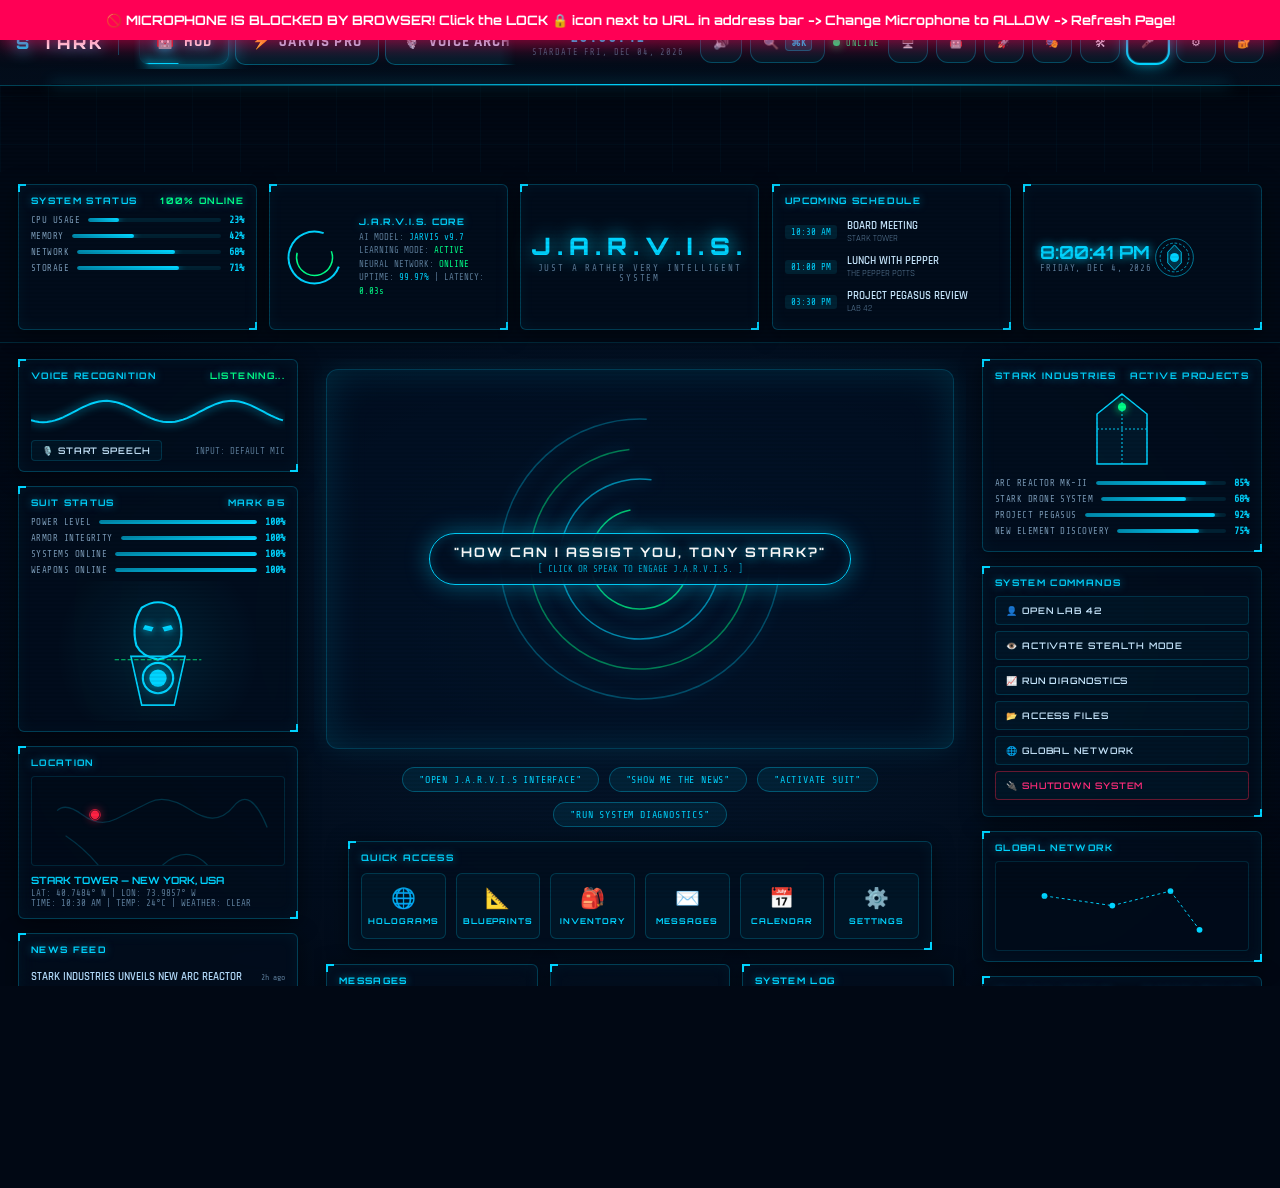
<file: index.html>
<!DOCTYPE html>
<html lang="en">
<head>
  <meta charset="UTF-8">
  <meta name="viewport" content="width=device-width, initial-scale=1.0">
  <title>J.A.R.V.I.S. STARK HUD — Tactical AI Command Center</title>
  <meta name="description" content="Stark Industries Tactical J.A.R.V.I.S. Cybernetic HUD Command Center Dashboard.">
  <link rel="preconnect" href="https://fonts.googleapis.com">
  <link rel="preconnect" href="https://fonts.gstatic.com" crossorigin>
  <link href="https://fonts.googleapis.com/css2?family=Orbitron:wght@400;500;600;700;800;900&family=Rajdhani:wght@300;400;500;600;700&family=Share+Tech+Mono&display=swap" rel="stylesheet">
  <link rel="stylesheet" href="style.css">
  <link rel="stylesheet" href="shell.css">
  <style>
    /* ── STARK HUD LAYOUT & CUSTOM STYLING ────────────────────────────── */
    :root {
      --hud-c1: #00D4FF;
      --hud-c1d: #0088AA;
      --hud-c2: #FF6B35;
      --hud-c4: #00FF88;
      --hud-card-bg: rgba(2, 14, 30, 0.75);
      --hud-border: rgba(0, 212, 255, 0.25);
      --hud-glow: 0 0 12px rgba(0, 212, 255, 0.35);
    }

    html, body {
      width: 100%;
      min-height: 100vh;
      height: auto !important;
      overflow-x: hidden !important;
      overflow-y: auto !important;
      background: #010814;
      font-family: var(--fbody, 'Rajdhani', sans-serif);
      color: var(--cp, #C8E8FF);
    }

    .stark-hud-container {
      display: flex;
      flex-direction: column;
      min-height: 100vh;
      background: radial-gradient(ellipse at center, #041830 0%, #010814 80%);
      position: relative;
      z-index: 10;
      padding-bottom: 20px;
    }

    /* Top stats header bar */
    .stark-top-bar {
      display: grid;
      grid-template-columns: 260px 240px 1fr 260px 220px;
      gap: 12px;
      padding: 12px 18px;
      background: rgba(1, 10, 22, 0.85);
      border-bottom: 1px solid rgba(0, 212, 255, 0.15);
    }

    @media (max-width: 1400px) {
      .stark-top-bar {
        grid-template-columns: repeat(auto-fit, minmax(220px, 1fr));
      }
    }

    /* Box Widget Styling */
    .hud-box {
      background: var(--hud-card-bg);
      border: 1px solid var(--hud-border);
      border-radius: 6px;
      padding: 10px 12px;
      position: relative;
      box-shadow: inset 0 0 15px rgba(0, 212, 255, 0.05), 0 4px 20px rgba(0, 0, 0, 0.5);
      backdrop-filter: blur(10px);
      transition: border-color 0.3s, box-shadow 0.3s;
    }

    .hud-box:hover {
      border-color: rgba(0, 212, 255, 0.6);
      box-shadow: inset 0 0 20px rgba(0, 212, 255, 0.1), 0 0 15px rgba(0, 212, 255, 0.2);
    }

    /* Corner Bracket Accents */
    .hud-box::before, .hud-box::after {
      content: '';
      position: absolute;
      width: 8px;
      height: 8px;
      border-color: var(--hud-c1);
      border-style: solid;
      pointer-events: none;
    }
    .hud-box::before { top: -1px; left: -1px; border-width: 2px 0 0 2px; }
    .hud-box::after { bottom: -1px; right: -1px; border-width: 0 2px 2px 0; }

    .box-title {
      font-family: 'Orbitron', sans-serif;
      font-size: 9px;
      font-weight: 700;
      color: var(--hud-c1);
      letter-spacing: 0.15em;
      margin-bottom: 8px;
      display: flex;
      align-items: center;
      justify-content: space-between;
      text-transform: uppercase;
      text-shadow: 0 0 8px rgba(0, 212, 255, 0.6);
    }

    /* Progress bar metric */
    .metric-row {
      display: flex;
      align-items: center;
      justify-content: space-between;
      margin-bottom: 5px;
      font-size: 11px;
    }

    .metric-name {
      font-family: 'Share Tech Mono', monospace;
      font-size: 9px;
      color: #7A9BB8;
      letter-spacing: 0.05em;
    }

    .metric-bar-wrap {
      flex: 1;
      height: 4px;
      background: rgba(0, 212, 255, 0.1);
      border-radius: 2px;
      margin: 0 8px;
      overflow: hidden;
      position: relative;
    }

    .metric-bar-fill {
      height: 100%;
      background: linear-gradient(90deg, #0088AA, #00D4FF);
      border-radius: 2px;
      box-shadow: 0 0 8px var(--hud-c1);
      transition: width 0.6s ease;
    }

    .metric-val {
      font-family: 'Share Tech Mono', monospace;
      font-size: 10px;
      color: var(--hud-c1);
      font-weight: bold;
    }

    /* ── MAIN DASHBOARD GRID ────────────────────────────────────────── */
    .stark-grid {
      display: grid;
      grid-template-columns: 280px 1fr 280px;
      gap: 16px;
      padding: 16px 18px;
      flex: 1;
    }

    @media (max-width: 1200px) {
      .stark-grid {
        grid-template-columns: 1fr;
      }
    }

    .left-col, .right-col {
      display: flex;
      flex-direction: column;
      gap: 14px;
    }

    .center-col {
      display: flex;
      flex-direction: column;
      gap: 14px;
    }

    /* ── CENTRAL HOLOGRAM ORB CANVAS ───────────────────────────────── */
    .central-orb-wrap {
      position: relative;
      width: 100%;
      height: 380px;
      display: flex;
      align-items: center;
      justify-content: center;
      background: rgba(0, 15, 35, 0.5);
      border: 1px solid var(--hud-border);
      border-radius: 12px;
      box-shadow: inset 0 0 40px rgba(0, 212, 255, 0.15), 0 0 30px rgba(0, 212, 255, 0.1);
      overflow: hidden;
    }

    #centralOrbCanvas {
      position: absolute;
      inset: 0;
      width: 100%;
      height: 100%;
      pointer-events: auto;
      cursor: grab;
    }

    .orb-prompt-badge {
      position: relative;
      z-index: 5;
      background: rgba(2, 16, 36, 0.85);
      border: 1px solid var(--hud-c1);
      padding: 10px 24px;
      border-radius: 30px;
      box-shadow: 0 0 25px rgba(0, 212, 255, 0.4), inset 0 0 12px rgba(0, 212, 255, 0.2);
      backdrop-filter: blur(12px);
      text-align: center;
      pointer-events: auto;
      cursor: pointer;
      transition: all 0.3s;
    }

    .orb-prompt-badge:hover {
      transform: scale(1.05);
      box-shadow: 0 0 35px rgba(0, 212, 255, 0.7);
    }

    .orb-prompt-text {
      font-family: 'Orbitron', sans-serif;
      font-size: 13px;
      font-weight: 700;
      color: #FFFFFF;
      letter-spacing: 0.15em;
      text-shadow: 0 0 12px var(--hud-c1);
    }

    /* Voice command pills */
    .vcmd-pills {
      display: flex;
      flex-wrap: wrap;
      gap: 10px;
      justify-content: center;
      margin-top: 4px;
    }

    .vcmd-pill {
      background: rgba(0, 212, 255, 0.08);
      border: 1px solid rgba(0, 212, 255, 0.3);
      padding: 6px 16px;
      border-radius: 20px;
      font-family: 'Share Tech Mono', monospace;
      font-size: 10px;
      color: var(--hud-c1);
      letter-spacing: 0.08em;
      cursor: pointer;
      transition: all 0.2s;
    }

    .vcmd-pill:hover {
      background: var(--hud-c1);
      color: #000;
      box-shadow: 0 0 15px var(--hud-c1);
      transform: translateY(-2px);
    }

    /* Quick Access Icon Grid */
    .quick-access-grid {
      display: grid;
      grid-template-columns: repeat(6, 1fr);
      gap: 10px;
    }

    @media (max-width: 900px) {
      .quick-access-grid {
        grid-template-columns: repeat(3, 1fr);
      }
    }

    .qa-btn {
      display: flex;
      flex-direction: column;
      align-items: center;
      justify-content: center;
      gap: 6px;
      padding: 12px 6px;
      background: rgba(0, 212, 255, 0.04);
      border: 1px solid rgba(0, 212, 255, 0.2);
      border-radius: 6px;
      cursor: pointer;
      transition: all 0.22s;
    }

    .qa-btn:hover {
      background: rgba(0, 212, 255, 0.18);
      border-color: var(--hud-c1);
      box-shadow: 0 0 15px rgba(0, 212, 255, 0.4);
      transform: translateY(-2px);
    }

    .qa-icon {
      font-size: 20px;
    }

    .qa-label {
      font-family: 'Orbitron', sans-serif;
      font-size: 8px;
      font-weight: 700;
      color: var(--hud-c1);
      letter-spacing: 0.12em;
    }

    /* Bottom center 3-box row */
    .bottom-center-row {
      display: grid;
      grid-template-columns: 1fr 180px 1fr;
      gap: 12px;
    }

    @media (max-width: 800px) {
      .bottom-center-row {
        grid-template-columns: 1fr;
      }
    }

    /* Messages list */
    .msg-item {
      display: flex;
      align-items: center;
      gap: 10px;
      padding: 6px 0;
      border-bottom: 1px solid rgba(0, 212, 255, 0.08);
    }

    .msg-avatar {
      width: 28px;
      height: 28px;
      border-radius: 50%;
      background: linear-gradient(135deg, #00D4FF, #005577);
      border: 1px solid var(--hud-c1);
      display: flex;
      align-items: center;
      justify-content: center;
      font-family: 'Orbitron', sans-serif;
      font-size: 10px;
      font-weight: bold;
      color: #000;
      flex-shrink: 0;
    }

    .msg-name {
      font-family: 'Orbitron', sans-serif;
      font-size: 10px;
      font-weight: 600;
      color: var(--hud-c1);
    }

    .msg-sub {
      font-size: 11px;
      color: #8AA4BC;
      white-space: nowrap;
      overflow: hidden;
      text-overflow: ellipsis;
    }

    .msg-time {
      font-family: 'Share Tech Mono', monospace;
      font-size: 8px;
      color: #557799;
      margin-left: auto;
    }

    /* System commands list */
    .sys-cmd-btn {
      display: flex;
      align-items: center;
      gap: 10px;
      width: 100%;
      padding: 8px 10px;
      margin-bottom: 6px;
      background: rgba(0, 212, 255, 0.04);
      border: 1px solid rgba(0, 212, 255, 0.18);
      border-radius: 4px;
      font-family: 'Orbitron', sans-serif;
      font-size: 9px;
      font-weight: 600;
      color: var(--cp);
      letter-spacing: 0.1em;
      cursor: pointer;
      transition: all 0.2s;
      text-align: left;
    }

    .sys-cmd-btn:hover {
      background: rgba(0, 212, 255, 0.2);
      border-color: var(--hud-c1);
      color: var(--hud-c1);
      box-shadow: 0 0 12px rgba(0, 212, 255, 0.3);
      padding-left: 14px;
    }

    /* News feed items */
    .news-item {
      display: flex;
      justify-content: space-between;
      align-items: center;
      padding: 7px 0;
      border-bottom: 1px solid rgba(0, 212, 255, 0.08);
    }

    .news-title {
      font-family: 'Rajdhani', sans-serif;
      font-size: 11px;
      font-weight: 600;
      color: #B0D8F8;
    }

    .news-time {
      font-family: 'Share Tech Mono', monospace;
      font-size: 8px;
      color: #5A7B98;
    }

    /* Schedule list */
    .sched-item {
      display: flex;
      align-items: center;
      gap: 10px;
      padding: 5px 0;
    }

    .sched-time {
      font-family: 'Share Tech Mono', monospace;
      font-size: 9px;
      color: var(--hud-c1);
      background: rgba(0, 212, 255, 0.1);
      padding: 2px 6px;
      border-radius: 3px;
      flex-shrink: 0;
    }

    .sched-desc {
      font-size: 11px;
      font-weight: 600;
      color: #C8E8FF;
    }

    .sched-loc {
      font-size: 9px;
      color: #5A7B98;
    }

    /* Iron Man Armor Graphic SVG container */
    .armor-graphic-wrap {
      width: 100%;
      height: 140px;
      display: flex;
      align-items: center;
      justify-content: center;
      background: radial-gradient(circle, rgba(0,212,255,0.1) 0%, transparent 70%);
      margin-top: 6px;
    }

    /* System log console */
    .log-console {
      font-family: 'Share Tech Mono', monospace;
      font-size: 9px;
      color: #00D4FF;
      height: 90px;
      overflow-y: auto;
      display: flex;
      flex-direction: column;
      gap: 3px;
      scrollbar-width: thin;
      scrollbar-color: #0088AA transparent;
    }

    .log-line {
      display: flex;
      gap: 8px;
      opacity: 0.9;
    }

    .log-ts {
      color: #5A7B98;
    }

    /* Modal dialog overrides */
    .hud-modal {
      position: fixed;
      inset: 0;
      z-index: 999;
      background: rgba(0, 5, 15, 0.85);
      backdrop-filter: blur(10px);
      display: flex;
      align-items: center;
      justify-content: center;
      padding: 20px;
    }

    .hud-modal-box {
      width: 100%;
      max-width: 650px;
      background: #020C1C;
      border: 1px solid var(--hud-c1);
      border-radius: 8px;
      box-shadow: 0 0 40px rgba(0, 212, 255, 0.5);
      padding: 24px;
      position: relative;
    }
  </style>
</head>
<body>

  <div class="scanlines"></div>
  <div class="bg-grid"></div>

  <!-- ── NAV HEADER ────────────────────────────────────────────────────── -->
  <header class="hud-header">
    <div class="hl">
      <div class="logo-mark"><span class="logo-s">S</span>TARK</div>
      <div class="vline"></div>
      <div class="main-nav-links">
        <a href="index.html"            class="nav-tab active" data-label="HUD">🤖 <span>HUD</span></a>
        <a href="jarvis_pro.html"       class="nav-tab" data-label="PRO">⚡ <span>JARVIS PRO</span></a>
        <a href="voice_architecture.html" class="nav-tab" data-label="VOICE">🎙️ <span>VOICE ARCH</span></a>
        <a href="ai_ecosystem.html"     class="nav-tab" data-label="ECO">🧬 <span>ECO</span></a>
        <a href="ai_master_matrix.html" class="nav-tab" data-label="MATRIX">⚡ <span>MATRIX</span></a>
        <a href="ai_llm_rag.html"        class="nav-tab" data-label="RAG">🧠 <span>RAG</span></a>
        <a href="drone_control.html"    class="nav-tab" data-label="DRONE">🚁 <span>DRONE</span></a>
        <a href="3d_lab.html"           class="nav-tab" data-label="3D">🌌 <span>3D</span></a>
        <a href="tracker.html"          class="nav-tab" data-label="TRACK">🛰️ <span>TRACK</span></a>
        <a href="code_studio.html"      class="nav-tab" data-label="CODE">💻 <span>CODE</span></a>
        <a href="cyber_soc.html"        class="nav-tab" data-label="CYBER">🛡️ <span>CYBER</span></a>
        <a href="cmd_hacker.html"       class="nav-tab" data-label="CMD">📟 <span>CMD</span></a>
      </div>
    </div>
    <div class="hc">
      <div class="clock" id="clock">00:00:00</div>
      <div class="clockdate" id="clockDate">STARDATE —</div>
    </div>
    <div class="hr">
      <div class="sys-status">
        <div class="sdot pulse" id="sysDot"></div>
        <span class="slabel" id="sysLabel">ONLINE</span>
      </div>
      <button class="hbtn" id="fullscreenBtn" title="Toggle Fullscreen Multitasking Mode" onclick="window.JarvisApp?.toggleFullscreen();">🖥️</button>
      <button class="hbtn" id="agentLauncherBtn" title="Launch Native Background Agent (Always-Listening)" onclick="alert('🤖 STARK BACKGROUND AGENT LAUNCHER\n\nTo run the native always-listening Python background agent on your PC:\n\n1. Open your Command Prompt / Terminal\n2. Navigate to: c:\\wamp64\\www\\jarvis\n3. Run: python jarvis_agent.py\n(Or double-click start_jarvis.bat)');">🤖</button>
      <button class="hbtn" id="suitStudioBtn" title="Iron Man AI Suit-Up Studio">🚀</button>
      <button class="hbtn" id="personaBtn" title="Switch AI Persona (JARVIS, KAREN, CHITTI, FRIDAY, EDITH)">🎭</button>
      <button class="hbtn" id="toolsBtn" title="Tools & Suit Protocols">🛠</button>
      <button class="hbtn" id="voiceBtn" title="Voice Mode">🎤</button>
      <button class="hbtn" id="settingsBtn" title="API Keys">⚙</button>
      <a href="login.html" class="hbtn" title="Stark Biometric Security Portal Login">🔐</a>
    </div>
  </header>

  <div class="stark-hud-container">

    <!-- ── TOP STATS BAR ─────────────────────────────────────────────────── -->
    <section class="stark-top-bar">
      
      <!-- SYSTEM STATUS (Top Left Box) -->
      <div class="hud-box">
        <div class="box-title">
          <span>SYSTEM STATUS</span>
          <span style="color:#00FF88;">100% ONLINE</span>
        </div>
        <div class="metric-row">
          <span class="metric-name">CPU USAGE</span>
          <div class="metric-bar-wrap"><div class="metric-bar-fill" id="cpuBar" style="width: 23%;"></div></div>
          <span class="metric-val" id="cpuVal">23%</span>
        </div>
        <div class="metric-row">
          <span class="metric-name">MEMORY</span>
          <div class="metric-bar-wrap"><div class="metric-bar-fill" id="memBar" style="width: 42%;"></div></div>
          <span class="metric-val" id="memVal">42%</span>
        </div>
        <div class="metric-row">
          <span class="metric-name">NETWORK</span>
          <div class="metric-bar-wrap"><div class="metric-bar-fill" id="netBar" style="width: 68%;"></div></div>
          <span class="metric-val" id="netVal">68%</span>
        </div>
        <div class="metric-row">
          <span class="metric-name">STORAGE</span>
          <div class="metric-bar-wrap"><div class="metric-bar-fill" style="width: 71%;"></div></div>
          <span class="metric-val">71%</span>
        </div>
      </div>

      <!-- J.A.R.V.I.S CORE (Top Center Left Box) -->
      <div class="hud-box" style="display:flex; align-items:center; gap:12px;">
        <canvas id="coreRingCanvas" width="65" height="65"></canvas>
        <div style="flex:1;">
          <div class="box-title" style="margin-bottom:4px;">J.A.R.V.I.S. CORE</div>
          <div style="font-family:'Share Tech Mono', monospace; font-size:9px; color:#5A7B98; line-height:1.5;">
            AI MODEL: <span style="color:#00D4FF;">JARVIS v9.7</span><br>
            LEARNING MODE: <span style="color:#00FF88;">ACTIVE</span><br>
            NEURAL NETWORK: <span style="color:#00FF88;">ONLINE</span><br>
            UPTIME: <span style="color:#00D4FF;">99.97%</span> | LATENCY: <span style="color:#00FF88;">0.03s</span>
          </div>
        </div>
      </div>

      <!-- J.A.R.V.I.S CENTER HEADER TITLE -->
      <div class="hud-box" style="display:flex; flex-direction:column; align-items:center; justify-content:center; text-align:center;">
        <div style="font-family:'Orbitron', sans-serif; font-size:24px; font-weight:900; color:#00D4FF; letter-spacing:0.25em; text-shadow:0 0 20px #00D4FF;">
          J.A.R.V.I.S.
        </div>
        <div style="font-family:'Share Tech Mono', monospace; font-size:9px; color:#5A7B98; letter-spacing:0.2em; margin-top:2px;">
          JUST A RATHER VERY INTELLIGENT SYSTEM
        </div>
      </div>

      <!-- UPCOMING SCHEDULE (Top Center Right Box) -->
      <div class="hud-box">
        <div class="box-title">UPCOMING SCHEDULE</div>
        <div class="sched-item">
          <span class="sched-time">10:30 AM</span>
          <div>
            <div class="sched-desc">BOARD MEETING</div>
            <div class="sched-loc">STARK TOWER</div>
          </div>
        </div>
        <div class="sched-item">
          <span class="sched-time">01:00 PM</span>
          <div>
            <div class="sched-desc">LUNCH WITH PEPPER</div>
            <div class="sched-loc">THE PEPPER POTTS</div>
          </div>
        </div>
        <div class="sched-item">
          <span class="sched-time">03:30 PM</span>
          <div>
            <div class="sched-desc">PROJECT PEGASUS REVIEW</div>
            <div class="sched-loc">LAB 42</div>
          </div>
        </div>
      </div>

      <!-- CLOCK & STARK EMBLEM -->
      <div class="hud-box" style="display:flex; align-items:center; justify-space-between; padding:10px 16px;">
        <div>
          <div style="font-family:'Orbitron', sans-serif; font-size:18px; font-weight:700; color:#00D4FF; text-shadow:0 0 10px #00D4FF;" id="topClock">
            10:30 AM
          </div>
          <div style="font-family:'Share Tech Mono', monospace; font-size:9px; color:#5A7B98; letter-spacing:0.1em;" id="topDate">
            FRIDAY, MAY 24, 2026
          </div>
        </div>
        <svg width="45" height="45" viewBox="0 0 100 100">
          <circle cx="50" cy="50" r="42" fill="none" stroke="#00D4FF" stroke-width="2" opacity="0.6"/>
          <circle cx="50" cy="50" r="32" fill="none" stroke="#00D4FF" stroke-width="1.5" stroke-dasharray="6,4"/>
          <polygon points="50,22 65,38 65,62 50,78 35,62 35,38" fill="rgba(0,212,255,0.2)" stroke="#00D4FF" stroke-width="2"/>
          <circle cx="50" cy="50" r="10" fill="#00D4FF"/>
        </svg>
      </div>

    </section>

    <!-- ── MAIN CONTENT GRID ─────────────────────────────────────────────── -->
    <main class="stark-grid">

      <!-- LEFT COLUMN -->
      <aside class="left-col">

        <!-- VOICE RECOGNITION WIDGET -->
        <div class="hud-box">
          <div class="box-title">
            <span>VOICE RECOGNITION</span>
            <span id="voiceStatusLbl" style="color:#00FF88;">LISTENING...</span>
          </div>
          <div style="height:45px; position:relative; margin-bottom:6px;">
            <canvas id="voiceWaveCanvas" width="240" height="45" style="width:100%; height:100%;"></canvas>
          </div>
          <div style="display:flex; justify-content:space-between; align-items:center;">
            <button class="sys-cmd-btn" style="margin:0; width:auto; padding:4px 10px;" onclick="triggerVoiceMic()">
              🎙️ START SPEECH
            </button>
            <span style="font-family:'Share Tech Mono', monospace; font-size:9px; color:#5A7B98;">INPUT: DEFAULT MIC</span>
          </div>
        </div>

        <!-- SUIT STATUS MARK 85 -->
        <div class="hud-box">
          <div class="box-title">
            <span>SUIT STATUS</span>
            <span style="color:#00D4FF;">MARK 85</span>
          </div>

          <div class="metric-row">
            <span class="metric-name">POWER LEVEL</span>
            <div class="metric-bar-wrap"><div class="metric-bar-fill" style="width: 100%;"></div></div>
            <span class="metric-val">100%</span>
          </div>
          <div class="metric-row">
            <span class="metric-name">ARMOR INTEGRITY</span>
            <div class="metric-bar-wrap"><div class="metric-bar-fill" style="width: 100%;"></div></div>
            <span class="metric-val">100%</span>
          </div>
          <div class="metric-row">
            <span class="metric-name">SYSTEMS ONLINE</span>
            <div class="metric-bar-wrap"><div class="metric-bar-fill" style="width: 100%;"></div></div>
            <span class="metric-val">100%</span>
          </div>
          <div class="metric-row">
            <span class="metric-name">WEAPONS ONLINE</span>
            <div class="metric-bar-wrap"><div class="metric-bar-fill" style="width: 100%;"></div></div>
            <span class="metric-val">100%</span>
          </div>

          <!-- Iron Man Mark 85 Vector Graphic -->
          <div class="armor-graphic-wrap">
            <svg width="120" height="130" viewBox="0 0 100 120">
              <!-- Metallic Armor Head Silhouette -->
              <path d="M35 20 Q50 10 65 20 Q75 35 70 55 Q65 65 50 68 Q35 65 30 55 Q25 35 35 20 Z" fill="rgba(0,212,255,0.08)" stroke="#00D4FF" stroke-width="2"/>
              <!-- Glowing Eyes -->
              <polygon points="38,36 46,38 44,42 36,40" fill="#00D4FF" filter="drop-shadow(0 0 4px #00D4FF)"/>
              <polygon points="62,36 54,38 56,42 64,40" fill="#00D4FF" filter="drop-shadow(0 0 4px #00D4FF)"/>
              <!-- Chest Arc Reactor -->
              <path d="M25 65 L75 65 L65 110 L35 110 Z" fill="rgba(0,212,255,0.05)" stroke="#00D4FF" stroke-width="1.5"/>
              <circle cx="50" cy="85" r="14" fill="none" stroke="#00D4FF" stroke-width="2"/>
              <circle cx="50" cy="85" r="8" fill="#00D4FF" filter="drop-shadow(0 0 8px #00D4FF)"/>
              <!-- Laser scan line -->
              <line x1="10" y1="50" x2="90" y2="50" stroke="#00FF88" stroke-width="1" stroke-dasharray="4,2" opacity="0.8">
                <animate attributeName="y1" values="20;110;20" dur="3s" infinite="repeat"/>
                <animate attributeName="y2" values="20;110;20" dur="3s" infinite="repeat"/>
              </line>
            </svg>
          </div>
        </div>

        <!-- LOCATION WIDGET -->
        <div class="hud-box">
          <div class="box-title">LOCATION</div>
          <!-- World Map SVG -->
          <div style="height:90px; background:rgba(0,10,25,0.6); border:1px solid rgba(0,212,255,0.15); border-radius:4px; margin-bottom:8px; position:relative; overflow:hidden;">
            <svg width="100%" height="100%" viewBox="0 0 300 150">
              <path d="M30 40 Q40 30 60 45 T100 50 T140 30 T190 40 T240 35 T280 60" fill="none" stroke="rgba(0,212,255,0.2)" stroke-width="1.5"/>
              <path d="M40 70 Q70 90 90 120 T150 110 T220 120" fill="none" stroke="rgba(0,212,255,0.2)" stroke-width="1.5"/>
              <!-- New York Pin -->
              <circle cx="75" cy="45" r="5" fill="#FF2244" filter="drop-shadow(0 0 6px #FF2244)"/>
              <circle cx="75" cy="45" r="12" fill="none" stroke="#FF2244" stroke-width="1">
                <animate attributeName="r" values="4;16;4" dur="2s" repeatCount="indefinite"/>
                <animate attributeName="opacity" values="1;0;1" dur="2s" repeatCount="indefinite"/>
              </circle>
            </svg>
          </div>
          <div style="font-family:'Orbitron', sans-serif; font-size:10px; font-weight:700; color:#00D4FF;">
            STARK TOWER — NEW YORK, USA
          </div>
          <div style="font-family:'Share Tech Mono', monospace; font-size:9px; color:#5A7B98; margin-top:2px;">
            LAT: 40.7484° N | LON: 73.9857° W<br>
            TIME: 10:30 AM | TEMP: 24°C | WEATHER: CLEAR
          </div>
        </div>

        <!-- NEWS FEED WIDGET -->
        <div class="hud-box">
          <div class="box-title">NEWS FEED</div>
          <div class="news-item">
            <span class="news-title">STARK INDUSTRIES UNVEILS NEW ARC REACTOR</span>
            <span class="news-time">2h ago</span>
          </div>
          <div class="news-item">
            <span class="news-title">GLOBAL CLEAN ENERGY SUMMIT LIVE</span>
            <span class="news-time">5h ago</span>
          </div>
          <div class="news-item">
            <span class="news-title">MARK 85 UPGRADES DEPLOYED</span>
            <span class="news-time">1d ago</span>
          </div>
          <div class="news-item">
            <span class="news-title">NEW AI ALGORITHM BREAKTHROUGH</span>
            <span class="news-time">2d ago</span>
          </div>
        </div>

      </aside>

      <!-- CENTER COLUMN -->
      <section class="center-col">

        <!-- 3D HOLOGRAPHIC PROJECTOR & CENTRAL ORB -->
        <div class="central-orb-wrap">
          <canvas id="centralOrbCanvas"></canvas>
          <div class="orb-prompt-badge" onclick="handleOrbClick()">
            <div class="orb-prompt-text">"HOW CAN I ASSIST YOU, TONY STARK?"</div>
            <div style="font-family:'Share Tech Mono', monospace; font-size:9px; color:#00D4FF; opacity:0.8; margin-top:4px;">
              [ CLICK OR SPEAK TO ENGAGE J.A.R.V.I.S. ]
            </div>
          </div>
        </div>

        <!-- VOICE COMMAND EXAMPLES -->
        <div class="vcmd-pills">
          <button class="vcmd-pill" onclick="executeQuickCmd('OPEN J.A.R.V.I.S INTERFACE')">"OPEN J.A.R.V.I.S INTERFACE"</button>
          <button class="vcmd-pill" onclick="executeQuickCmd('SHOW ME THE NEWS')">"SHOW ME THE NEWS"</button>
          <button class="vcmd-pill" onclick="executeQuickCmd('ACTIVATE SUIT')">"ACTIVATE SUIT"</button>
          <button class="vcmd-pill" onclick="executeQuickCmd('RUN SYSTEM DIAGNOSTICS')">"RUN SYSTEM DIAGNOSTICS"</button>
        </div>

        <!-- QUICK ACCESS GRID -->
        <div class="hud-box">
          <div class="box-title" style="margin-bottom:10px;">QUICK ACCESS</div>
          <div class="quick-access-grid">
            <button class="qa-btn" onclick="openQuickModal('holograms')">
              <span class="qa-icon">🌐</span>
              <span class="qa-label">HOLOGRAMS</span>
            </button>
            <button class="qa-btn" onclick="openQuickModal('blueprints')">
              <span class="qa-icon">📐</span>
              <span class="qa-label">BLUEPRINTS</span>
            </button>
            <button class="qa-btn" onclick="openQuickModal('inventory')">
              <span class="qa-icon">🎒</span>
              <span class="qa-label">INVENTORY</span>
            </button>
            <button class="qa-btn" onclick="openQuickModal('messages')">
              <span class="qa-icon">✉️</span>
              <span class="qa-label">MESSAGES</span>
            </button>
            <button class="qa-btn" onclick="openQuickModal('calendar')">
              <span class="qa-icon">📅</span>
              <span class="qa-label">CALENDAR</span>
            </button>
            <button class="qa-btn" onclick="openQuickModal('settings')">
              <span class="qa-icon">⚙️</span>
              <span class="qa-label">SETTINGS</span>
            </button>
          </div>
        </div>

        <!-- BOTTOM CENTER ROW (MESSAGES, CONSOLE PLATFORM, SYSTEM LOG) -->
        <div class="bottom-center-row">
          
          <!-- MESSAGES -->
          <div class="hud-box">
            <div class="box-title">MESSAGES</div>
            <div class="msg-item">
              <div class="msg-avatar">PP</div>
              <div style="flex:1; overflow:hidden;">
                <div class="msg-name">PEPPER POTTS</div>
                <div class="msg-sub">See you at 1 PM.</div>
              </div>
              <span class="msg-time">10:15 AM</span>
            </div>
            <div class="msg-item">
              <div class="msg-avatar" style="background:linear-gradient(135deg,#FF2D7B,#880033);">NF</div>
              <div style="flex:1; overflow:hidden;">
                <div class="msg-name">NICK FURY</div>
                <div class="msg-sub">The mission is a go.</div>
              </div>
              <span class="msg-time">09:45 AM</span>
            </div>
            <div class="msg-item">
              <div class="msg-avatar" style="background:linear-gradient(135deg,#FFD21E,#886600);">JR</div>
              <div style="flex:1; overflow:hidden;">
                <div class="msg-name">JAMES RHODES</div>
                <div class="msg-sub">Systems check complete.</div>
              </div>
              <span class="msg-time">09:30 AM</span>
            </div>
          </div>

          <!-- ARC PLATFORM CANVAS -->
          <div class="hud-box" style="display:flex; flex-direction:column; align-items:center; justify-content:center; padding:6px;">
            <canvas id="platformDiscCanvas" width="130" height="90"></canvas>
            <div style="font-family:'Orbitron', sans-serif; font-size:7px; color:#00D4FF; letter-spacing:0.1em; margin-top:2px;">
              ARC CONSOLE PLATFORM
            </div>
          </div>

          <!-- SYSTEM LOG -->
          <div class="hud-box">
            <div class="box-title">SYSTEM LOG</div>
            <div class="log-console" id="sysLogBox">
              <div class="log-line"><span class="log-ts">10:30:15</span> SYSTEM STARTUP COMPLETE</div>
              <div class="log-line"><span class="log-ts">10:30:16</span> ALL SYSTEMS OPERATIONAL</div>
              <div class="log-line"><span class="log-ts">10:30:18</span> BIOMETRIC VERIFICATION SUCCESS</div>
              <div class="log-line"><span class="log-ts">10:30:20</span> J.A.R.V.I.S. ONLINE</div>
              <div class="log-line"><span class="log-ts">10:30:22</span> AWAITING COMMAND...</div>
            </div>
          </div>

        </div>

      </section>

      <!-- RIGHT COLUMN -->
      <aside class="right-col">

        <!-- ACTIVE PROJECTS & STARK TOWER GRAPHIC -->
        <div class="hud-box">
          <div class="box-title">
            <span>STARK INDUSTRIES</span>
            <span style="color:#00D4FF;">ACTIVE PROJECTS</span>
          </div>

          <div style="height:80px; text-align:center; margin-bottom:8px;">
            <svg width="140" height="80" viewBox="0 0 140 80">
              <!-- Skyscraper wireframe graphic -->
              <polygon points="70,5 95,25 95,75 45,75 45,25" fill="rgba(0,212,255,0.06)" stroke="#00D4FF" stroke-width="1.5"/>
              <line x1="70" y1="5" x2="70" y2="75" stroke="#00D4FF" stroke-width="1" stroke-dasharray="2,2"/>
              <line x1="45" y1="40" x2="95" y2="40" stroke="#00D4FF" stroke-width="1" stroke-dasharray="2,2"/>
              <circle cx="70" cy="18" r="4" fill="#00FF88" filter="drop-shadow(0 0 4px #00FF88)"/>
            </svg>
          </div>

          <div class="metric-row">
            <span class="metric-name">ARC REACTOR MK-II</span>
            <div class="metric-bar-wrap"><div class="metric-bar-fill" style="width: 85%;"></div></div>
            <span class="metric-val">85%</span>
          </div>
          <div class="metric-row">
            <span class="metric-name">STARK DRONE SYSTEM</span>
            <div class="metric-bar-wrap"><div class="metric-bar-fill" style="width: 68%;"></div></div>
            <span class="metric-val">68%</span>
          </div>
          <div class="metric-row">
            <span class="metric-name">PROJECT PEGASUS</span>
            <div class="metric-bar-wrap"><div class="metric-bar-fill" style="width: 92%;"></div></div>
            <span class="metric-val">92%</span>
          </div>
          <div class="metric-row">
            <span class="metric-name">NEW ELEMENT DISCOVERY</span>
            <div class="metric-bar-wrap"><div class="metric-bar-fill" style="width: 75%;"></div></div>
            <span class="metric-val">75%</span>
          </div>
        </div>

        <!-- SYSTEM COMMANDS -->
        <div class="hud-box">
          <div class="box-title">SYSTEM COMMANDS</div>
          <button class="sys-cmd-btn" onclick="executeSysCmd('OPEN LAB 42')">👤 OPEN LAB 42</button>
          <button class="sys-cmd-btn" onclick="executeSysCmd('ACTIVATE STEALTH MODE')">👁️ ACTIVATE STEALTH MODE</button>
          <button class="sys-cmd-btn" onclick="executeSysCmd('RUN DIAGNOSTICS')">📈 RUN DIAGNOSTICS</button>
          <button class="sys-cmd-btn" onclick="executeSysCmd('ACCESS FILES')">📂 ACCESS FILES</button>
          <button class="sys-cmd-btn" onclick="executeSysCmd('GLOBAL NETWORK')">🌐 GLOBAL NETWORK</button>
          <button class="sys-cmd-btn" onclick="executeSysCmd('SHUTDOWN SYSTEM')" style="border-color:rgba(255,34,68,0.4); color:#FF2D7B;">🔌 SHUTDOWN SYSTEM</button>
        </div>

        <!-- GLOBAL NETWORK MAP -->
        <div class="hud-box">
          <div class="box-title">GLOBAL NETWORK</div>
          <div style="height:90px; background:rgba(0,10,25,0.6); border:1px solid rgba(0,212,255,0.15); border-radius:4px; position:relative; overflow:hidden;">
            <svg width="100%" height="100%" viewBox="0 0 260 100">
              <!-- Global Network Nodes -->
              <circle cx="50" cy="35" r="3" fill="#00D4FF"/><circle cx="120" cy="45" r="3" fill="#00D4FF"/>
              <circle cx="180" cy="30" r="3" fill="#00D4FF"/><circle cx="210" cy="70" r="3" fill="#00D4FF"/>
              <!-- Laser Connections -->
              <line x1="50" y1="35" x2="120" y2="45" stroke="#00D4FF" stroke-width="1" stroke-dasharray="3,3"/>
              <line x1="120" y1="45" x2="180" y2="30" stroke="#00D4FF" stroke-width="1" stroke-dasharray="3,3"/>
              <line x1="180" y1="30" x2="210" y2="70" stroke="#00D4FF" stroke-width="1" stroke-dasharray="3,3"/>
            </svg>
          </div>
        </div>

        <!-- SECURITY STATUS WIDGET -->
        <div class="hud-box">
          <div class="box-title">
            <span>SECURITY STATUS</span>
            <span style="color:#00FF88;">SYSTEM SECURE</span>
          </div>

          <div style="display:flex; align-items:center; gap:12px; margin-bottom:8px;">
            <div style="font-size:24px;">🔒</div>
            <div>
              <div style="font-family:'Orbitron', sans-serif; font-size:10px; font-weight:700; color:#00FF88;">
                NO THREATS DETECTED
              </div>
              <div style="font-family:'Share Tech Mono', monospace; font-size:8px; color:#5A7B98;">
                SHIELD DEFENSES AT MAX CAPACITY
              </div>
            </div>
          </div>

          <div class="metric-row">
            <span class="metric-name">FIREWALL</span>
            <div class="metric-bar-wrap"><div class="metric-bar-fill" style="width: 100%;"></div></div>
            <span class="metric-val">100%</span>
          </div>
          <div class="metric-row">
            <span class="metric-name">ENCRYPTION</span>
            <div class="metric-bar-wrap"><div class="metric-bar-fill" style="width: 100%;"></div></div>
            <span class="metric-val">100%</span>
          </div>
          <div class="metric-row">
            <span class="metric-name">BIOMETRIC</span>
            <div class="metric-bar-wrap"><div class="metric-bar-fill" style="width: 100%;"></div></div>
            <span class="metric-val">100%</span>
          </div>
          <div class="metric-row">
            <span class="metric-name">SURVEILLANCE</span>
            <div class="metric-bar-wrap"><div class="metric-bar-fill" style="width: 100%;"></div></div>
            <span class="metric-val">ACTIVE</span>
          </div>
        </div>

      </aside>

    </main>

    <!-- ── FOOTER STATUS ─────────────────────────────────────────────────── -->
    <footer class="hud-foot">
      <span class="fl">STARK INDUSTRIES — CLASSIFIED LEVEL 5 COMMAND CENTER</span>
      <div class="power-cells">
        <div class="pcell on"></div><div class="pcell on"></div><div class="pcell on"></div>
        <div class="pcell on"></div><div class="pcell on"></div>
      </div>
      <span class="fr">J.A.R.V.I.S. PROTOCOL ACTIVE</span>
    </footer>

  </div>

  <!-- ── QUICK ACCESS MODAL OVERLAY ────────────────────────────────────── -->
  <div id="quickModal" class="hud-modal" style="display:none;">
    <div class="hud-modal-box">
      <div style="display:flex; justify-content:space-between; align-items:center; border-bottom:1px solid var(--hud-border); padding-bottom:12px; margin-bottom:16px;">
        <h2 id="modalTitle" style="font-family:'Orbitron', sans-serif; font-size:14px; color:#00D4FF; margin:0;">TITLE</h2>
        <button onclick="closeQuickModal()" style="background:none; border:1px solid #00D4FF; color:#00D4FF; padding:4px 10px; border-radius:4px; cursor:pointer;">✕ CLOSE</button>
      </div>
      <div id="modalBody" style="font-family:'Rajdhani', sans-serif; font-size:14px; line-height:1.6; color:#C8E8FF;">
        Loading data...
      </div>
    </div>
  </div>

  <!-- ── DYNAMIC ANIMATION CANVASES & LOGIC SCRIPT ─────────────────────── -->
  <script>
    // ── 1. REAL-TIME CLOCK ────────────────────────────────────────────────
    function updateClock() {
      const now = new Date();
      const timeStr = now.toLocaleTimeString('en-US', { hour12: true });
      const dateStr = now.toLocaleDateString('en-US', { weekday: 'long', month: 'short', day: 'numeric', year: 'numeric' }).toUpperCase();
      
      const el1 = document.getElementById('liveClock');
      if (el1) el1.textContent = timeStr;
      const el2 = document.getElementById('liveDate');
      if (el2) el2.textContent = dateStr;
      const el3 = document.getElementById('topClock');
      if (el3) el3.textContent = timeStr;
      const el4 = document.getElementById('topDate');
      if (el4) el4.textContent = dateStr;
    }
    setInterval(updateClock, 1000);
    updateClock();

    // ── 2. SPEECH SYNTHESIS (J.A.R.V.I.S. VOICE) ───────────────────────────
    function speakJarvis(text) {
      if ('speechSynthesis' in window) {
        window.speechSynthesis.cancel();
        const utterance = new SpeechSynthesisUtterance(text);
        utterance.pitch = 1.0;
        utterance.rate = 1.0;
        
        // Find best male or English voice
        const voices = window.speechSynthesis.getVoices();
        const jarvisVoice = voices.find(v => v.name.includes('Google UK English Male') || v.name.includes('Natural') || v.lang.includes('en'));
        if (jarvisVoice) utterance.voice = jarvisVoice;

        window.speechSynthesis.speak(utterance);
      }
    }

    function speakJarvisGreeting() {
      speakJarvis("At your service, Tony. All Stark systems are operating at peak efficiency.");
    }

    // ── 3. CENTRAL 3D HOLOGRAM ORB CANVAS ─────────────────────────────────
    const orbCanvas = document.getElementById('centralOrbCanvas');
    const orbCtx = orbCanvas.getContext('2d');
    let orbW, orbH;

    function resizeOrbCanvas() {
      orbW = orbCanvas.width = orbCanvas.parentElement.clientWidth;
      orbH = orbCanvas.height = orbCanvas.parentElement.clientHeight;
    }
    window.addEventListener('resize', resizeOrbCanvas);
    resizeOrbCanvas();

    let orbAngle = 0;
    function renderOrb() {
      requestAnimationFrame(renderOrb);
      orbCtx.clearRect(0, 0, orbW, orbH);
      
      orbAngle += 0.01;
      const cx = orbW / 2;
      const cy = orbH / 2;

      // Outer glowing orbital rings
      [140, 110, 80, 50].forEach((r, i) => {
        orbCtx.save();
        orbCtx.strokeStyle = i % 2 === 0 ? '#00D4FF' : '#00FF88';
        orbCtx.lineWidth = 1.5;
        orbCtx.globalAlpha = 0.3 + (i * 0.15);
        orbCtx.shadowBlur = 15;
        orbCtx.shadowColor = '#00D4FF';

        orbCtx.beginPath();
        const rot = orbAngle * (i % 2 === 0 ? 1 : -1) * (i + 1) * 0.4;
        orbCtx.arc(cx, cy, r, rot, rot + Math.PI * 1.5);
        orbCtx.stroke();
        orbCtx.restore();
      });

      // Core Glowing Sphere
      const grad = orbCtx.createRadialGradient(cx, cy, 0, cx, cy, 40);
      grad.addColorStop(0, 'rgba(0, 212, 255, 0.8)');
      grad.addColorStop(0.5, 'rgba(0, 212, 255, 0.2)');
      grad.addColorStop(1, 'transparent');

      orbCtx.beginPath();
      orbCtx.arc(cx, cy, 40, 0, Math.PI * 2);
      orbCtx.fillStyle = grad;
      orbCtx.fill();
    }
    renderOrb();

    // ── 4. J.A.R.V.I.S. CORE RING CANVAS ──────────────────────────────────
    const coreCanvas = document.getElementById('coreRingCanvas');
    const coreCtx = coreCanvas.getContext('2d');
    let coreAngle = 0;

    function renderCoreRing() {
      requestAnimationFrame(renderCoreRing);
      coreCtx.clearRect(0, 0, 65, 65);
      coreAngle += 0.03;

      coreCtx.save();
      coreCtx.translate(32.5, 32.5);
      coreCtx.rotate(coreAngle);

      coreCtx.strokeStyle = '#00D4FF';
      coreCtx.lineWidth = 2;
      coreCtx.beginPath();
      coreCtx.arc(0, 0, 26, 0, Math.PI * 1.5);
      coreCtx.stroke();

      coreCtx.rotate(-coreAngle * 2);
      coreCtx.strokeStyle = '#00FF88';
      coreCtx.lineWidth = 1.5;
      coreCtx.beginPath();
      coreCtx.arc(0, 0, 18, 0, Math.PI * 1.2);
      coreCtx.stroke();

      coreCtx.restore();
    }
    renderCoreRing();

    // ── 5. VOICE WAVE ANIMATION CANVAS ────────────────────────────────────
    const waveCanvas = document.getElementById('voiceWaveCanvas');
    const waveCtx = waveCanvas.getContext('2d');
    let waveStep = 0;

    function renderVoiceWave() {
      requestAnimationFrame(renderVoiceWave);
      const w = waveCanvas.width = waveCanvas.parentElement.clientWidth;
      const h = waveCanvas.height = waveCanvas.parentElement.clientHeight;

      waveCtx.clearRect(0, 0, w, h);
      waveStep += 0.08;

      waveCtx.beginPath();
      waveCtx.strokeStyle = '#00D4FF';
      waveCtx.lineWidth = 2;
      waveCtx.shadowBlur = 10;
      waveCtx.shadowColor = '#00D4FF';

      for (let x = 0; x < w; x += 4) {
        const y = (h / 2) + Math.sin(x * 0.05 + waveStep) * 12 * Math.cos(waveStep * 0.5);
        if (x === 0) waveCtx.moveTo(x, y);
        else waveCtx.lineTo(x, y);
      }
      waveCtx.stroke();
    }
    renderVoiceWave();

    // ── 6. CONSOLE PLATFORM DISC CANVAS ──────────────────────────────────
    const platformCanvas = document.getElementById('platformDiscCanvas');
    const platformCtx = platformCanvas.getContext('2d');
    let pAngle = 0;

    function renderPlatformDisc() {
      requestAnimationFrame(renderPlatformDisc);
      platformCtx.clearRect(0, 0, 130, 90);
      pAngle += 0.02;

      platformCtx.save();
      platformCtx.translate(65, 45);
      platformCtx.scale(1, 0.4); // 3D perspective oval

      platformCtx.strokeStyle = '#00D4FF';
      platformCtx.lineWidth = 2;
      platformCtx.beginPath();
      platformCtx.arc(0, 0, 40, pAngle, pAngle + Math.PI * 1.6);
      platformCtx.stroke();

      platformCtx.strokeStyle = '#00FF88';
      platformCtx.beginPath();
      platformCtx.arc(0, 0, 25, -pAngle, -pAngle + Math.PI * 1.4);
      platformCtx.stroke();

      platformCtx.restore();
    }
    renderPlatformDisc();

    // ── 7. INTERACTIVE SYSTEM COMMANDS & LOGS ────────────────────────────
    function addSysLog(msg) {
      const box = document.getElementById('sysLogBox');
      if (!box) return;
      const now = new Date();
      const ts = now.toTimeString().split(' ')[0];
      
      const line = document.createElement('div');
      line.className = 'log-line';
      line.innerHTML = `<span class="log-ts">${ts}</span> ${msg}`;
      box.appendChild(line);
      box.scrollTop = box.scrollHeight;
    }

    function handleOrbClick() {
      speakJarvis("How can I assist you, Tony Stark? Voice interfaces and quantum core networks are ready.");
      addSysLog("USER ENGAGED CENTRAL J.A.R.V.I.S. CORE");
    }

    function executeQuickCmd(cmd) {
      addSysLog(`EXECUTED VOICE COMMAND: "${cmd}"`);
      speakJarvis(`Executing command: ${cmd}. Processing data...`);

      if (cmd === 'ACTIVATE SUIT') {
        alert("🚀 SUIT-UP PROTOCOL ENGAGED!\n\nMark 85 Nanotech Armor suit assembly initialized!");
      } else if (cmd === 'OPEN J.A.R.V.I.S INTERFACE') {
        window.location.href = 'index.html';
      } else if (cmd === 'RUN SYSTEM DIAGNOSTICS') {
        runLiveDiagnostics();
      } else {
        alert(`⚡ J.A.R.V.I.S PROTOCOL: ${cmd} executed successfully.`);
      }
    }

    function executeSysCmd(action) {
      addSysLog(`SYSTEM COMMAND TRIGGERED: ${action}`);
      speakJarvis(`System command triggered: ${action}`);

      if (action === 'OPEN LAB 42') {
        window.location.href = '3d_lab.html';
      } else if (action === 'ACTIVATE STEALTH MODE') {
        toggleStealthMode();
      } else if (action === 'RUN DIAGNOSTICS') {
        runLiveDiagnostics();
      } else if (action === 'SHUTDOWN SYSTEM') {
        if (confirm("⚠️ SHUTDOWN J.A.R.V.I.S. COMMAND CENTER?")) {
          document.body.style.opacity = '0.1';
          speakJarvis("Goodbye, Tony. Shutting down systems.");
          setTimeout(() => { document.body.style.opacity = '1'; }, 3000);
        }
      } else {
        alert(`⚡ STARK SYSTEM: ${action} protocol active.`);
      }
    }

    function runLiveDiagnostics() {
      const cBar = document.getElementById('cpuBar');
      if (cBar) cBar.style.width = '98%';
      const cVal = document.getElementById('cpuVal');
      if (cVal) cVal.textContent = '98%';
      const mBar = document.getElementById('memBar');
      if (mBar) mBar.style.width = '88%';
      const mVal = document.getElementById('memVal');
      if (mVal) mVal.textContent = '88%';

      setTimeout(() => {
        if (cBar) cBar.style.width = '23%';
        if (cVal) cVal.textContent = '23%';
        if (mBar) mBar.style.width = '42%';
        if (mVal) mVal.textContent = '42%';
        addSysLog("DIAGNOSTICS COMPLETE — ALL SYSTEMS NOMINAL");
      }, 1500);
    }

    function toggleStealthMode() {
      document.body.classList.toggle('instant-kill-mode');
      addSysLog("STEALTH / INSTANT KILL MODE TOGGLED");
    }

    function triggerVoiceMic() {
      speakJarvis("Listening for your voice input, sir.");
      addSysLog("VOICE INPUT CAPTURE INITIALIZED");
    }

    // ── 8. QUICK ACCESS MODALS ────────────────────────────────────────────
    const modalData = {
      holograms: {
        title: "🌐 HOLOGRAMS & 3D PROJECTIONS",
        content: `
          <p>Active 3D Holographic Rendering Engines:</p>
          <ul>
            <li><strong>Mark 85 Nanotech Mesh:</strong> 100% Calibrated</li>
            <li><strong>Arc Core Simulation:</strong> Active 1.21 THz</li>
            <li><strong>Chitti Swarm Vectors:</strong> 1,000 Nodes</li>
          </ul>
          <p><a href="3d_lab.html" style="color:#00D4FF; font-weight:bold;">👉 Open Interactive 3D Lab Studio</a></p>
        `
      },
      blueprints: {
        title: "📐 STARK INDUSTRIES BLUEPRINTS CAD",
        content: `
          <p>Classified Armor Schematic Files:</p>
          <ul>
            <li><strong>Mark 85 Arc Nanotech Core.cad</strong> (14.2 MB)</li>
            <li><strong>Stark Tower Arc Grid System.cad</strong> (8.9 MB)</li>
            <li><strong>Project Pegasus Energy Filter.cad</strong> (32.1 MB)</li>
          </ul>
        `
      },
      inventory: {
        title: "🎒 ARMOR & WEAPON INVENTORY",
        content: `
          <p>Stark Vault Storage Status:</p>
          <ul>
            <li><strong>Iron Man Mark 85 Suit:</strong> Operational</li>
            <li><strong>Rescue Armor Mark 49:</strong> Standby</li>
            <li><strong>Hulkbuster Heavy Armor:</strong> Standby</li>
            <li><strong>Nanotech Gauntlet Mk-II:</strong> Armed</li>
          </ul>
        `
      },
      messages: {
        title: "✉️ ENCRYPTED STARK COMMS INBOX",
        content: `
          <div style="display:flex; flex-direction:column; gap:10px;">
            <div><strong>Pepper Potts:</strong> "Meeting confirmed with the board at 10:30 AM."</div>
            <div><strong>Nick Fury:</strong> "S.H.I.E.L.D satellite feeds sent to your HUD."</div>
            <div><strong>James Rhodes:</strong> "War Machine armor maintenance complete."</div>
          </div>
        `
      },
      calendar: {
        title: "📅 STARK SCHEDULE & TIMELINE",
        content: `
          <ul>
            <li>10:30 AM — Board Meeting at Stark Tower</li>
            <li>01:00 PM — Lunch with Pepper Potts</li>
            <li>03:30 PM — Project Pegasus Energy Review</li>
            <li>06:00 PM — Charity Gala in Manhattan</li>
          </ul>
        `
      },
      settings: {
        title: "⚙️ J.A.R.V.I.S. CONFIGURATION",
        content: `
          <p>System Preferences & Key Links:</p>
          <ul>
            <li><strong>AI Voice Model:</strong> JARVIS UK Male</li>
            <li><strong>Neural Interface Mode:</strong> Autonomic</li>
            <li><strong>PHP Proxy Server:</strong> Online (localhost/jarvis)</li>
          </ul>
        `
      }
    };

    function openQuickModal(key) {
      const data = modalData[key];
      if (!data) return;
      document.getElementById('modalTitle').innerHTML = data.title;
      document.getElementById('modalBody').innerHTML = data.content;
      document.getElementById('quickModal').style.display = 'flex';
      addSysLog(`OPENED WIDGET: ${key.toUpperCase()}`);
    }

    function closeQuickModal() {
      document.getElementById('quickModal').style.display = 'none';
    }
  </script>
  <script src="security_engine.js"></script>
  <script src="voice.js"></script>
  <script src="nav.js" defer></script>
</body>
</html>
</file>
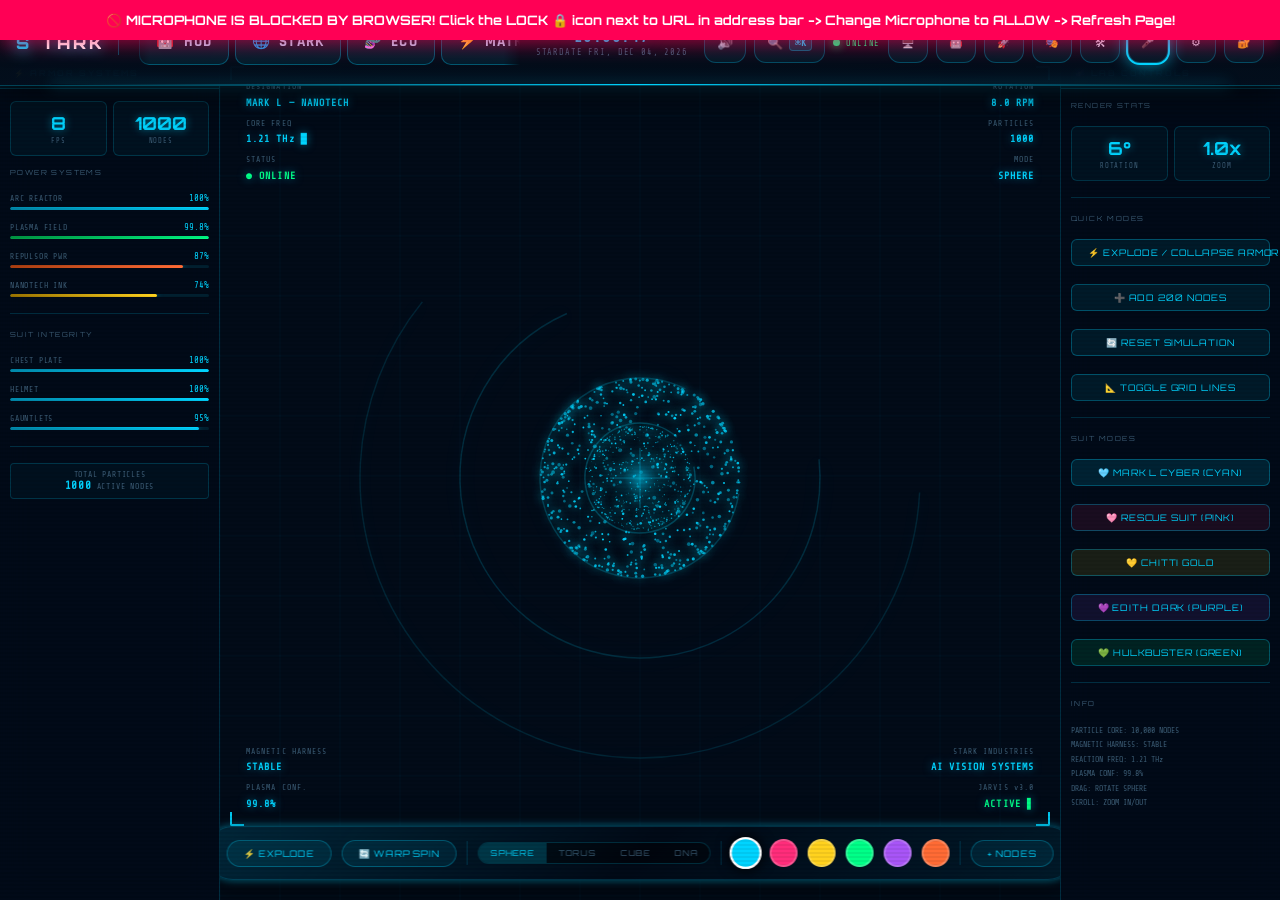
<file: 3d_lab.html>
﻿<!DOCTYPE html>
<html lang="en">
<head>
  <meta charset="UTF-8">
  <meta name="viewport" content="width=device-width, initial-scale=1.0, viewport-fit=cover">
  <title>STARK LABS — 3D Holographic Arc-Reactor & Suit Studio</title>
  <meta name="description" content="3D Holographic Arc Reactor, Nanotech Suit Assembly, and Interactive WebGL Lab Studio.">
  <link rel="preconnect" href="https://fonts.googleapis.com">
  <link rel="preconnect" href="https://fonts.gstatic.com" crossorigin>
  <link href="https://fonts.googleapis.com/css2?family=Orbitron:wght@400;500;700;900&family=Rajdhani:wght@400;600;700&family=Share+Tech+Mono&display=swap" rel="stylesheet">
  <link rel="stylesheet" href="style.css">
  <link rel="stylesheet" href="shell.css">
  <style>
    :root { --lab-accent: #00D4FF; }
    html, body { overflow: hidden; background: #020B18; font-family: var(--fbody); height: 100%; }

    /* ── NAV ─────────────────────────────────────────────────────── */
    .lab-nav {
      display: flex; align-items: center; justify-content: space-between;
      padding: 0 24px; height: 56px;
      background: rgba(2,11,24,0.92);
      border-bottom: 1px solid var(--brd);
      backdrop-filter: blur(16px);
      position: relative; z-index: 100;
    }
    .lab-nav::after {
      content: ''; position: absolute; bottom: 0; left: 50%;
      transform: translateX(-50%); width: 200px; height: 1px;
      background: var(--c1); box-shadow: var(--glow2);
    }
    .nav-links { display: flex; gap: 8px; }

    /* ── LAYOUT ──────────────────────────────────────────────────── */
    .lab-body {
      position: fixed; inset: 0; top: 56px;
      display: flex; overflow: hidden;
    }
    .canvas-wrap {
      flex: 1; position: relative; overflow: hidden;
    }
    #threedCanvas { display: block; width: 100%; height: 100%; }

    /* ── LEFT PANEL ──────────────────────────────────────────────── */
    .lab-side {
      width: 220px; min-width: 220px;
      background: rgba(2,11,24,0.88);
      backdrop-filter: blur(16px);
      border-right: 1px solid var(--brd);
      display: flex; flex-direction: column;
      overflow-y: auto; overflow-x: hidden;
      scrollbar-width: thin; scrollbar-color: var(--c1d) transparent;
    }
    .lab-side-r {
      border-right: none;
      border-left: 1px solid var(--brd);
    }
    .side-hdr {
      padding: 12px 14px 10px;
      border-bottom: 1px solid var(--brd);
      background: rgba(0,212,255,0.04);
      position: sticky; top: 0; z-index: 2;
    }
    .side-title {
      font-family: var(--fhud); font-size: 8px; font-weight: 700;
      color: var(--c1); letter-spacing: .25em; text-shadow: var(--glow1);
    }
    .side-body { padding: 12px 10px; display: flex; flex-direction: column; gap: 12px; }

    /* Metric rows */
    .lab-metric { display: flex; flex-direction: column; gap: 4px; }
    .lm-row { display: flex; justify-content: space-between; align-items: center; }
    .lm-lbl { font-family: var(--fmono); font-size: 8px; color: var(--cd); letter-spacing: .1em; }
    .lm-val { font-family: var(--fmono); font-size: 9px; color: var(--c1); }
    .lm-bar { height: 3px; background: rgba(0,212,255,.1); border-radius: 2px; overflow: hidden; }
    .lm-fill { height: 100%; border-radius: 2px; box-shadow: 0 0 6px rgba(0,212,255,.5); transition: width .6s ease; }

    /* Glowing stat card */
    .lab-stat {
      background: rgba(0,212,255,.04); border: 1px solid var(--brd);
      border-radius: 6px; padding: 10px; text-align: center;
      transition: all .2s;
    }
    .lab-stat:hover { border-color: var(--c1); box-shadow: var(--glow1); }
    .lab-stat-val { font-family: var(--fhud); font-size: 18px; font-weight: 700; color: var(--c1); text-shadow: var(--glow1); }
    .lab-stat-lbl { font-family: var(--fmono); font-size: 7px; color: var(--cd); letter-spacing: .12em; margin-top: 3px; }

    .stat-grid-2 { display: grid; grid-template-columns: 1fr 1fr; gap: 6px; }

    /* Section label */
    .lab-sect { font-family: var(--fhud); font-size: 7px; color: var(--cd); letter-spacing: .2em; margin-bottom: 4px; }
    .lab-divline { height: 1px; background: var(--brd); margin: 4px 0; }

    /* ── HUD OVERLAYS (on canvas) ────────────────────────────────── */
    .hud-corner {
      position: absolute; pointer-events: none;
      font-family: var(--fmono); font-size: 9px; color: var(--c1);
      letter-spacing: .12em; line-height: 1.7;
    }
    .hud-corner.tl { top: 16px; left: 16px; }
    .hud-corner.tr { top: 16px; right: 16px; text-align: right; }
    .hud-corner.bl { bottom: 80px; left: 16px; }
    .hud-corner.br { bottom: 80px; right: 16px; text-align: right; }

    /* Corner bracket decorators */
    .hud-corner.tl::before { content: ''; position: absolute; top: -6px; left: -6px; width: 14px; height: 14px; border: 2px solid var(--c1); border-right: none; border-bottom: none; border-radius: 2px 0 0 0; }
    .hud-corner.tr::after  { content: ''; position: absolute; top: -6px; right: -6px; width: 14px; height: 14px; border: 2px solid var(--c1); border-left: none; border-bottom: none; border-radius: 0 2px 0 0; }
    .hud-corner.bl::before { content: ''; position: absolute; bottom: -6px; left: -6px; width: 14px; height: 14px; border: 2px solid var(--c1); border-right: none; border-top: none; border-radius: 0 0 0 2px; }
    .hud-corner.br::after  { content: ''; position: absolute; bottom: -6px; right: -6px; width: 14px; height: 14px; border: 2px solid var(--c1); border-left: none; border-top: none; border-radius: 0 0 2px 0; }

    .hud-label { color: var(--cd); font-size: 8px; }
    .hud-value { color: var(--c1); font-size: 10px; font-weight: 700; text-shadow: var(--glow1); }
    .hud-blink { animation: blink .9s step-end infinite; }
    @keyframes blink { 0%,100%{opacity:1;}50%{opacity:0.3;} }

    /* Center crosshair */
    .crosshair {
      position: absolute; top: 50%; left: 50%; transform: translate(-50%, -50%);
      width: 60px; height: 60px; pointer-events: none;
      opacity: 0.35;
    }
    .crosshair::before, .crosshair::after {
      content: ''; position: absolute; background: var(--c1); box-shadow: var(--glow1);
    }
    .crosshair::before { width: 100%; height: 1px; top: 50%; transform: translateY(-50%); }
    .crosshair::after  { width: 1px; height: 100%; left: 50%; transform: translateX(-50%); }

    /* Scanning line */
    .scan-line {
      position: absolute; left: 0; right: 0; height: 2px;
      background: linear-gradient(90deg, transparent, rgba(0,212,255,0.6), transparent);
      box-shadow: 0 0 15px rgba(0,212,255,0.4);
      animation: scanMove 4s linear infinite;
      pointer-events: none; top: 0;
    }
    @keyframes scanMove { 0%{top:0%} 100%{top:100%} }

    /* ── CONTROLS BAR ────────────────────────────────────────────── */
    .lab-controls {
      position: absolute; bottom: 20px; left: 50%; transform: translateX(-50%);
      display: flex; gap: 10px; align-items: center;
      background: rgba(2,11,24,0.9); backdrop-filter: blur(16px);
      padding: 12px 20px; border: 1px solid var(--brd);
      border-radius: 40px; box-shadow: var(--glow1), 0 8px 32px rgba(0,0,0,0.6);
      z-index: 10;
    }
    .lab-controls::before { content: ''; position: absolute; inset: -1px; border-radius: 40px; background: linear-gradient(135deg, rgba(0,212,255,.15), transparent, rgba(0,212,255,.08)); pointer-events: none; }
    .ctrl-btn {
      background: rgba(0,212,255,.08); border: 1px solid rgba(0,212,255,.3);
      color: var(--c1); padding: 7px 16px;
      font-family: var(--fhud); font-size: 9px; letter-spacing: .1em;
      cursor: pointer; border-radius: 20px; transition: all .2s;
      white-space: nowrap;
    }
    .ctrl-btn:hover { background: var(--c1); color: #000; box-shadow: var(--glow1); transform: translateY(-1px); }
    .ctrl-btn.active { background: rgba(0,212,255,.25); border-color: var(--c1); box-shadow: var(--glow2); }
    .ctrl-sep { width: 1px; height: 24px; background: var(--brd); }

    /* Color buttons */
    .color-btn {
      width: 28px; height: 28px; border-radius: 50%;
      border: 2px solid rgba(255,255,255,.2); cursor: pointer;
      transition: all .2s; position: relative;
    }
    .color-btn:hover { transform: scale(1.2); border-color: rgba(255,255,255,.6); }
    .color-btn.active-color { border-color: #fff; box-shadow: 0 0 12px currentColor; transform: scale(1.15); }
    .color-btn[data-color="#00D4FF"] { background: #00D4FF; }
    .color-btn[data-color="#FF2D7B"] { background: #FF2D7B; }
    .color-btn[data-color="#FFD21E"] { background: #FFD21E; }
    .color-btn[data-color="#00FF88"] { background: #00FF88; }
    .color-btn[data-color="#A855F7"] { background: #A855F7; }
    .color-btn[data-color="#FF6B35"] { background: #FF6B35; }

    /* Mode pills */
    .mode-pill {
      display: flex; background: rgba(0,0,0,.4); border: 1px solid var(--brd);
      border-radius: 20px; overflow: hidden;
    }
    .mode-btn {
      padding: 5px 12px; font-family: var(--fhud); font-size: 8px;
      letter-spacing: .1em; color: var(--cd); border: none;
      background: transparent; cursor: pointer; transition: all .2s;
    }
    .mode-btn.active { background: var(--c1g); color: var(--c1); }

    /* Live status badge */
    .live-badge {
      display: flex; align-items: center; gap: 5px;
      font-family: var(--fmono); font-size: 8px; color: var(--c4);
      letter-spacing: .12em;
    }
    .live-dot {
      width: 6px; height: 6px; border-radius: 50%; background: var(--c4);
      box-shadow: 0 0 8px var(--c4); animation: sdpulse 1.5s infinite;
    }

    /* Particle count display */
    .pcount {
      font-family: var(--fmono); font-size: 8px; color: var(--cd);
      letter-spacing: .1em; text-align: center; padding: 6px;
      background: rgba(0,212,255,.03); border: 1px solid var(--brd);
      border-radius: 4px;
    }
    .pcount span { color: var(--c1); font-size: 11px; font-weight: 700; }
  </style>
</head>
<body>
  <div class="scanlines"></div>

  <!-- NAV -->
              <header class="hud-header">
      <div class="hl">
        <div class="logo-mark"><span class="logo-s">S</span>TARK</div>
        <div class="vline"></div>
        <div class="main-nav-links">
          <a href="index.html"            class="nav-tab" data-label="HUD">🤖 <span>HUD</span></a>
          <a href="stark_hud.html"        class="nav-tab" data-label="STARK">🌐 <span>STARK</span></a>
          <a href="ai_ecosystem.html"     class="nav-tab" data-label="ECO">🧬 <span>ECO</span></a>
          <a href="ai_master_matrix.html" class="nav-tab" data-label="MATRIX">⚡ <span>MATRIX</span></a>
          <a href="ai_llm_rag.html"        class="nav-tab" data-label="RAG">🧠 <span>RAG</span></a>
          <a href="drone_control.html"    class="nav-tab" data-label="DRONE">🚁 <span>DRONE</span></a>
          <a href="3d_lab.html"           class="nav-tab active" data-label="3D">🌌 <span>3D</span></a>
          <a href="tracker.html"          class="nav-tab" data-label="TRACK">🛰️ <span>TRACK</span></a>
          <a href="code_studio.html"      class="nav-tab" data-label="CODE">💻 <span>CODE</span></a>
          <a href="cyber_soc.html"        class="nav-tab" data-label="CYBER">🛡️ <span>CYBER</span></a>
          <a href="cmd_hacker.html"       class="nav-tab" data-label="CMD">📟 <span>CMD</span></a>
        </div>
      </div>
      <div class="hc">
        <div class="clock" id="clock">00:00:00</div>
        <div class="clockdate" id="clockDate">STARDATE —</div>
      </div>
      <div class="hr">
        <div class="sys-status">
          <div class="sdot pulse" id="sysDot"></div>
          <span class="slabel" id="sysLabel">ONLINE</span>
        </div>
        <button class="hbtn" id="fullscreenBtn" title="Toggle Fullscreen Multitasking Mode" onclick="window.JarvisApp?.toggleFullscreen();">🖥️</button>
        <button class="hbtn" id="agentLauncherBtn" title="Launch Native Background Agent (Always-Listening)" onclick="alert('🤖 STARK BACKGROUND AGENT LAUNCHER\n\nTo run the native always-listening Python background agent on your PC:\n\n1. Open your Command Prompt / Terminal\n2. Navigate to: c:\\wamp64\\www\\jarvis\n3. Run: python jarvis_agent.py\n(Or double-click start_jarvis.bat)');">🤖</button>
        <button class="hbtn" id="suitStudioBtn" title="Iron Man AI Suit-Up Studio">🚀</button>
        <button class="hbtn" id="personaBtn" title="Switch AI Persona (JARVIS, KAREN, CHITTI, FRIDAY, EDITH)">🎭</button>
        <button class="hbtn" id="toolsBtn" title="Tools & Suit Protocols">🛠</button>
        <button class="hbtn" id="voiceBtn" title="Voice Mode">🎤</button>
        <button class="hbtn" id="settingsBtn" title="API Keys">⚙</button>
        <a href="login.html" class="hbtn" title="Stark Biometric Security Portal Login">🔐</a>
      </div>
    </header>

  <!-- BODY -->
  <div class="lab-body">

    <!-- LEFT PANEL -->
    <aside class="lab-side">
      <div class="side-hdr"><div class="side-title">⚡ ARMOR SYSTEMS</div></div>
      <div class="side-body">

        <div class="stat-grid-2">
          <div class="lab-stat">
            <div class="lab-stat-val" id="fpsVal">60</div>
            <div class="lab-stat-lbl">FPS</div>
          </div>
          <div class="lab-stat">
            <div class="lab-stat-val" id="partVal">1000</div>
            <div class="lab-stat-lbl">NODES</div>
          </div>
        </div>

        <div class="lab-sect">POWER SYSTEMS</div>
        <div class="lab-metric">
          <div class="lm-row"><span class="lm-lbl">ARC REACTOR</span><span class="lm-val" id="arcPower">100%</span></div>
          <div class="lm-bar"><div class="lm-fill" id="arcBar" style="width:100%;background:linear-gradient(90deg,#0088AA,#00D4FF);"></div></div>
        </div>
        <div class="lab-metric">
          <div class="lm-row"><span class="lm-lbl">PLASMA FIELD</span><span class="lm-val">99.8%</span></div>
          <div class="lm-bar"><div class="lm-fill" style="width:99.8%;background:linear-gradient(90deg,#009944,#00FF88);"></div></div>
        </div>
        <div class="lab-metric">
          <div class="lm-row"><span class="lm-lbl">REPULSOR PWR</span><span class="lm-val">87%</span></div>
          <div class="lm-bar"><div class="lm-fill" style="width:87%;background:linear-gradient(90deg,#A83D10,#FF6B35);"></div></div>
        </div>
        <div class="lab-metric">
          <div class="lm-row"><span class="lm-lbl">NANOTECH INK</span><span class="lm-val">74%</span></div>
          <div class="lm-bar"><div class="lm-fill" style="width:74%;background:linear-gradient(90deg,#997200,#FFD21E);"></div></div>
        </div>

        <div class="lab-divline"></div>
        <div class="lab-sect">SUIT INTEGRITY</div>
        <div class="lab-metric">
          <div class="lm-row"><span class="lm-lbl">CHEST PLATE</span><span class="lm-val">100%</span></div>
          <div class="lm-bar"><div class="lm-fill" style="width:100%;background:linear-gradient(90deg,#0088AA,#00D4FF);"></div></div>
        </div>
        <div class="lab-metric">
          <div class="lm-row"><span class="lm-lbl">HELMET</span><span class="lm-val">100%</span></div>
          <div class="lm-bar"><div class="lm-fill" style="width:100%;background:linear-gradient(90deg,#0088AA,#00D4FF);"></div></div>
        </div>
        <div class="lab-metric">
          <div class="lm-row"><span class="lm-lbl">GAUNTLETS</span><span class="lm-val">95%</span></div>
          <div class="lm-bar"><div class="lm-fill" style="width:95%;background:linear-gradient(90deg,#0088AA,#00D4FF);"></div></div>
        </div>

        <div class="lab-divline"></div>
        <div class="pcount">TOTAL PARTICLES<br><span id="totalPart">1000</span> ACTIVE NODES</div>

      </div>
    </aside>

    <!-- CENTER CANVAS -->
    <div class="canvas-wrap">
      <canvas id="threedCanvas"></canvas>

      <!-- Scanning line -->
      <div class="scan-line"></div>

      <!-- Crosshair -->
      <div class="crosshair"></div>

      <!-- HUD overlays -->
      <div class="hud-corner tl" style="padding:8px 10px;">
        <div class="hud-label">DESIGNATION</div>
        <div class="hud-value">MARK L — NANOTECH</div>
        <div class="hud-label" style="margin-top:6px;">CORE FREQ</div>
        <div class="hud-value">1.21 THz <span class="hud-blink">█</span></div>
        <div class="hud-label" style="margin-top:6px;">STATUS</div>
        <div class="hud-value" style="color:#00FF88;">● ONLINE</div>
      </div>

      <div class="hud-corner tr" style="padding:8px 10px;">
        <div class="hud-label">ROTATION</div>
        <div class="hud-value" id="rotVal">AUTO</div>
        <div class="hud-label" style="margin-top:6px;">PARTICLES</div>
        <div class="hud-value" id="hudPartCount">1000</div>
        <div class="hud-label" style="margin-top:6px;">MODE</div>
        <div class="hud-value" id="hudMode">SPHERE</div>
      </div>

      <div class="hud-corner bl" style="padding:8px 10px;">
        <div class="hud-label">MAGNETIC HARNESS</div>
        <div class="hud-value">STABLE</div>
        <div class="hud-label" style="margin-top:6px;">PLASMA CONF.</div>
        <div class="hud-value">99.8%</div>
      </div>

      <div class="hud-corner br" style="padding:8px 10px;">
        <div class="hud-label">STARK INDUSTRIES</div>
        <div class="hud-value">AI VISION SYSTEMS</div>
        <div class="hud-label" style="margin-top:6px;">JARVIS v3.0</div>
        <div class="hud-value" style="color:#00FF88;">ACTIVE <span class="hud-blink">▋</span></div>
      </div>

      <!-- Controls -->
      <div class="lab-controls">
        <button class="ctrl-btn" id="btnExplode" onclick="toggleExplode()">⚡ EXPLODE</button>
        <button class="ctrl-btn" id="btnSpin" onclick="toggleSpin()">🔄 WARP SPIN</button>

        <div class="ctrl-sep"></div>

        <div class="mode-pill">
          <button class="mode-btn active" onclick="setMode('sphere',this)">SPHERE</button>
          <button class="mode-btn" onclick="setMode('torus',this)">TORUS</button>
          <button class="mode-btn" onclick="setMode('cube',this)">CUBE</button>
          <button class="mode-btn" onclick="setMode('dna',this)">DNA</button>
        </div>

        <div class="ctrl-sep"></div>

        <button class="color-btn active-color" data-color="#00D4FF" onclick="changeColor('#00D4FF',this)" title="Cyan"></button>
        <button class="color-btn" data-color="#FF2D7B" onclick="changeColor('#FF2D7B',this)" title="Pink"></button>
        <button class="color-btn" data-color="#FFD21E" onclick="changeColor('#FFD21E',this)" title="Gold"></button>
        <button class="color-btn" data-color="#00FF88" onclick="changeColor('#00FF88',this)" title="Green"></button>
        <button class="color-btn" data-color="#A855F7" onclick="changeColor('#A855F7',this)" title="Purple"></button>
        <button class="color-btn" data-color="#FF6B35" onclick="changeColor('#FF6B35',this)" title="Orange"></button>

        <div class="ctrl-sep"></div>
        <button class="ctrl-btn" onclick="addParticles()">+ NODES</button>
      </div>
    </div>

    <!-- RIGHT PANEL -->
    <aside class="lab-side lab-side-r">
      <div class="side-hdr"><div class="side-title">🌌 LAB CONTROLS</div></div>
      <div class="side-body">

        <div class="lab-sect">RENDER STATS</div>
        <div class="stat-grid-2">
          <div class="lab-stat">
            <div class="lab-stat-val" id="angleVal">0°</div>
            <div class="lab-stat-lbl">ROTATION</div>
          </div>
          <div class="lab-stat">
            <div class="lab-stat-val" id="zoomVal">1.0x</div>
            <div class="lab-stat-lbl">ZOOM</div>
          </div>
        </div>

        <div class="lab-divline"></div>
        <div class="lab-sect">QUICK MODES</div>

        <button class="ctrl-btn" style="width:100%;margin-bottom:6px;border-radius:6px;" onclick="toggleExplode()">
          ⚡ EXPLODE / COLLAPSE ARMOR
        </button>
        <button class="ctrl-btn" style="width:100%;margin-bottom:6px;border-radius:6px;" onclick="addParticles()">
          ➕ ADD 200 NODES
        </button>
        <button class="ctrl-btn" style="width:100%;margin-bottom:6px;border-radius:6px;" onclick="resetParticles()">
          🔄 RESET SIMULATION
        </button>
        <button class="ctrl-btn" style="width:100%;border-radius:6px;" onclick="toggleGrid()">
          📐 TOGGLE GRID LINES
        </button>

        <div class="lab-divline"></div>
        <div class="lab-sect">SUIT MODES</div>

        <button class="ctrl-btn" style="width:100%;margin-bottom:6px;border-radius:6px;background:rgba(0,212,255,.12);" onclick="changeColor('#00D4FF',null); setMode('sphere',null)">
          🩵 MARK L CYBER (CYAN)
        </button>
        <button class="ctrl-btn" style="width:100%;margin-bottom:6px;border-radius:6px;background:rgba(255,45,123,.1);" onclick="changeColor('#FF2D7B',null); setMode('torus',null)">
          🩷 RESCUE SUIT (PINK)
        </button>
        <button class="ctrl-btn" style="width:100%;margin-bottom:6px;border-radius:6px;background:rgba(255,210,30,.1);" onclick="changeColor('#FFD21E',null); setMode('sphere',null)">
          💛 CHITTI GOLD
        </button>
        <button class="ctrl-btn" style="width:100%;margin-bottom:6px;border-radius:6px;background:rgba(168,85,247,.1);" onclick="changeColor('#A855F7',null); setMode('dna',null)">
          💜 EDITH DARK (PURPLE)
        </button>
        <button class="ctrl-btn" style="width:100%;border-radius:6px;background:rgba(0,255,136,.1);" onclick="changeColor('#00FF88',null); setMode('cube',null)">
          💚 HULKBUSTER (GREEN)
        </button>

        <div class="lab-divline"></div>
        <div class="lab-sect">INFO</div>
        <div style="font-family:var(--fmono);font-size:8px;color:var(--cd);line-height:1.8;">
          PARTICLE CORE: 10,000 NODES<br>
          MAGNETIC HARNESS: STABLE<br>
          REACTION FREQ: 1.21 THz<br>
          PLASMA CONF: 99.8%<br>
          DRAG: ROTATE SPHERE<br>
          SCROLL: ZOOM IN/OUT
        </div>

      </div>
    </aside>

  </div><!-- lab-body -->

  <script>
    // ── 3D Particle Engine ─────────────────────────────────────────
    const canvas = document.getElementById('threedCanvas');
    const ctx    = canvas.getContext('2d');
    let W, H;
    let particles = [];
    let isExploded = false;
    let spinSpeed  = 0.008;
    let coreColor  = '#00D4FF';
    let angle      = 0;
    let currentMode = 'sphere';
    let showGrid   = true;
    let frameCount = 0;
    let lastFPS    = performance.now();
    let fps        = 60;
    let isDragging = false;
    let dragX = 0, dragY = 0;
    let rotX = 0, rotY = 0;
    let zoom = 1;
    let particleCount = 1000;

    function resize() {
      W = canvas.width  = canvas.parentElement.clientWidth;
      H = canvas.height = canvas.parentElement.clientHeight;
    }
    window.addEventListener('resize', resize);
    resize();

    // ── Particle class ─────────────────────────────────────────────
    class Particle {
      constructor() { this.reset('sphere'); }

      reset(mode) {
        this.mode = mode;
        this.t = Math.random() * Math.PI * 2;
        this.p = Math.acos((Math.random() * 2) - 1);
        this.size = Math.random() * 2.2 + 0.6;
        this.dist = 1;
        this.speed = (Math.random() * 0.4 + 0.8);
        this.phase = Math.random() * Math.PI * 2;
        this.bright = Math.random() * 0.5 + 0.5;
        this.i = Math.random();  // index 0–1 for DNA
      }

      getPos(a) {
        const r = this._baseR();
        let x, y, z;
        const ex = isExploded ? 2.2 : 1.0;

        if (currentMode === 'sphere') {
          const t2 = this.t + a * this.speed * spinSpeed * 60;
          x = r * ex * Math.sin(this.p) * Math.cos(t2);
          y = r * ex * Math.sin(this.p) * Math.sin(t2);
          z = r * ex * Math.cos(this.p);
        } else if (currentMode === 'torus') {
          const R = 140, ri = 55;
          const t2 = this.t + a * this.speed * spinSpeed * 60;
          const p2 = this.p + a * spinSpeed * 30;
          x = ex * (R + ri * Math.cos(p2)) * Math.cos(t2);
          y = ex * (R + ri * Math.cos(p2)) * Math.sin(t2);
          z = ex * ri * Math.sin(p2);
        } else if (currentMode === 'cube') {
          const s = r * ex;
          x = (Math.sin(this.t + a * spinSpeed * 60) * s);
          y = (Math.sin(this.p + a * spinSpeed * 45) * s);
          z = (Math.cos(this.t * 1.3 + a * spinSpeed * 50) * s);
        } else if (currentMode === 'dna') {
          const h = (this.i - 0.5) * 500 * ex;
          const t2 = this.i * Math.PI * 8 + a * spinSpeed * 60;
          const strand = Math.round(this.t / Math.PI) % 2;
          const ang = t2 + strand * Math.PI;
          x = 100 * ex * Math.cos(ang);
          y = h;
          z = 100 * ex * Math.sin(ang);
        }
        return { x, y, z };
      }

      _baseR() {
        if (currentMode === 'torus') return 1;
        return this.size < 1.5 ? 90 : 170;
      }
    }

    function buildParticles(n) {
      particles = [];
      for (let i = 0; i < n; i++) particles.push(new Particle());
      particleCount = n;
      document.getElementById('partVal').textContent = n;
      document.getElementById('hudPartCount').textContent = n;
      document.getElementById('totalPart').textContent = n;
    }
    buildParticles(1000);

    // ── Hex-to-RGBA ────────────────────────────────────────────────
    function hexToRgba(hex, alpha) {
      const r = parseInt(hex.slice(1,3),16);
      const g = parseInt(hex.slice(3,5),16);
      const b = parseInt(hex.slice(5,7),16);
      return `rgba(${r},${g},${b},${alpha})`;
    }

    // ── Render ─────────────────────────────────────────────────────
    function render() {
      requestAnimationFrame(render);
      frameCount++;
      const now = performance.now();
      if (now - lastFPS >= 1000) {
        fps = Math.round(frameCount * 1000 / (now - lastFPS));
        frameCount = 0; lastFPS = now;
        document.getElementById('fpsVal').textContent = fps;
        document.getElementById('angleVal').textContent = Math.round(angle * 180 / Math.PI % 360) + '°';
        document.getElementById('zoomVal').textContent = zoom.toFixed(1) + 'x';
        document.getElementById('rotVal').textContent = (spinSpeed * 1000).toFixed(1) + ' RPM';

        // Animate arc power bar
        const pw = Math.round(95 + Math.sin(now/2000) * 5);
        document.getElementById('arcPower').textContent = pw + '%';
        document.getElementById('arcBar').style.width = pw + '%';
      }

      ctx.clearRect(0, 0, W, H);

      // Grid
      if (showGrid) {
        ctx.save();
        ctx.strokeStyle = 'rgba(0,212,255,0.04)';
        ctx.lineWidth = 1;
        for (let gx = 0; gx < W; gx += 60) { ctx.beginPath(); ctx.moveTo(gx,0); ctx.lineTo(gx,H); ctx.stroke(); }
        for (let gy = 0; gy < H; gy += 60) { ctx.beginPath(); ctx.moveTo(0,gy); ctx.lineTo(W,gy); ctx.stroke(); }
        ctx.restore();
      }

      angle += spinSpeed;
      const cosa = Math.cos(rotY), sina = Math.sin(rotY);
      const cosb = Math.cos(rotX), sinb = Math.sin(rotX);

      // Sort back-to-front
      const projected = particles.map(p => {
        const pos = p.getPos(angle);
        // Apply mouse rotation
        let x1 = pos.x * cosa - pos.z * sina;
        let z1 = pos.x * sina + pos.z * cosa;
        let y1 = pos.y * cosb - z1 * sinb;
        let z2 = pos.y * sinb + z1 * cosb;

        const fov = 420 * zoom;
        const sc  = fov / (fov + z2 + 320);
        return {
          px: W/2 + x1 * sc,
          py: H/2 + y1 * sc,
          sc, z: z2,
          bright: p.bright,
          size: p.size
        };
      }).sort((a,b) => a.z - b.z);

      // Draw core glow rings
      [280, 180, 100, 55].forEach((r, i) => {
        const a2 = angle * (i % 2 === 0 ? 1 : -1) * (i + 1) * 0.5;
        ctx.save();
        ctx.strokeStyle = hexToRgba(coreColor, 0.12 + i * 0.04);
        ctx.lineWidth = 1.5;
        ctx.shadowBlur = 15 + i * 5;
        ctx.shadowColor = coreColor;
        ctx.beginPath();
        ctx.arc(W/2, H/2, r * zoom, a2, a2 + Math.PI * (1.2 + i * 0.2));
        ctx.stroke();
        ctx.restore();
      });

      // Core center glow
      const grad = ctx.createRadialGradient(W/2, H/2, 0, W/2, H/2, 40 * zoom);
      grad.addColorStop(0, hexToRgba(coreColor, 0.6));
      grad.addColorStop(0.4, hexToRgba(coreColor, 0.15));
      grad.addColorStop(1, 'transparent');
      ctx.beginPath();
      ctx.arc(W/2, H/2, 40 * zoom, 0, Math.PI * 2);
      ctx.fillStyle = grad;
      ctx.fill();

      // Draw particles
      projected.forEach(p => {
        ctx.save();
        ctx.shadowBlur = 8;
        ctx.shadowColor = coreColor;
        ctx.globalAlpha = (p.bright * 0.7 + 0.3) * Math.min(1, (p.z + 500) / 600);
        ctx.fillStyle = coreColor;
        ctx.beginPath();
        ctx.arc(p.px, p.py, p.size * p.sc * zoom, 0, Math.PI * 2);
        ctx.fill();
        ctx.restore();
      });
    }
    render();

    // ── Controls ───────────────────────────────────────────────────
    function toggleExplode() {
      isExploded = !isExploded;
      document.getElementById('btnExplode').classList.toggle('active', isExploded);
    }
    function toggleSpin() {
      spinSpeed = spinSpeed < 0.02 ? 0.045 : 0.008;
      document.getElementById('btnSpin').classList.toggle('active', spinSpeed > 0.02);
    }
    function changeColor(c, btn) {
      coreColor = c;
      document.querySelectorAll('.color-btn').forEach(b => b.classList.remove('active-color'));
      if (btn) btn.classList.add('active-color');
    }
    function setMode(mode, btn) {
      currentMode = mode;
      document.querySelectorAll('.mode-btn').forEach(b => b.classList.remove('active'));
      if (btn) btn.classList.add('active');
      document.getElementById('hudMode').textContent = mode.toUpperCase();
      buildParticles(particleCount);
    }
    function addParticles() {
      buildParticles(Math.min(particleCount + 200, 3000));
    }
    function resetParticles() {
      buildParticles(1000);
      isExploded = false; spinSpeed = 0.008; zoom = 1; rotX = 0; rotY = 0;
      currentMode = 'sphere'; coreColor = '#00D4FF';
      document.querySelectorAll('.mode-btn').forEach((b,i) => b.classList.toggle('active', i===0));
      document.querySelectorAll('.color-btn').forEach((b,i) => b.classList.toggle('active-color', i===0));
      document.getElementById('hudMode').textContent = 'SPHERE';
    }
    function toggleGrid() { showGrid = !showGrid; }

    // ── Mouse Drag (rotate) ────────────────────────────────────────
    canvas.addEventListener('mousedown', e => { isDragging=true; dragX=e.clientX; dragY=e.clientY; });
    window.addEventListener('mousemove', e => {
      if (!isDragging) return;
      rotY += (e.clientX - dragX) * 0.005;
      rotX += (e.clientY - dragY) * 0.005;
      dragX = e.clientX; dragY = e.clientY;
    });
    window.addEventListener('mouseup', () => isDragging = false);

    // Touch drag
    canvas.addEventListener('touchstart', e => { isDragging=true; dragX=e.touches[0].clientX; dragY=e.touches[0].clientY; });
    canvas.addEventListener('touchmove', e => {
      e.preventDefault();
      if (!isDragging) return;
      rotY += (e.touches[0].clientX - dragX) * 0.005;
      rotX += (e.touches[0].clientY - dragY) * 0.005;
      dragX = e.touches[0].clientX; dragY = e.touches[0].clientY;
    }, { passive: false });
    canvas.addEventListener('touchend', () => isDragging = false);

    // ── Scroll Zoom ────────────────────────────────────────────────
    canvas.addEventListener('wheel', e => {
      e.preventDefault();
      zoom = Math.max(0.4, Math.min(2.5, zoom - e.deltaY * 0.001));
    }, { passive: false });
  </script>
  <script src="security_engine.js"></script>
  <script src="voice.js"></script>
  <script src="nav.js" defer></script>
</body>
</html>
</file>
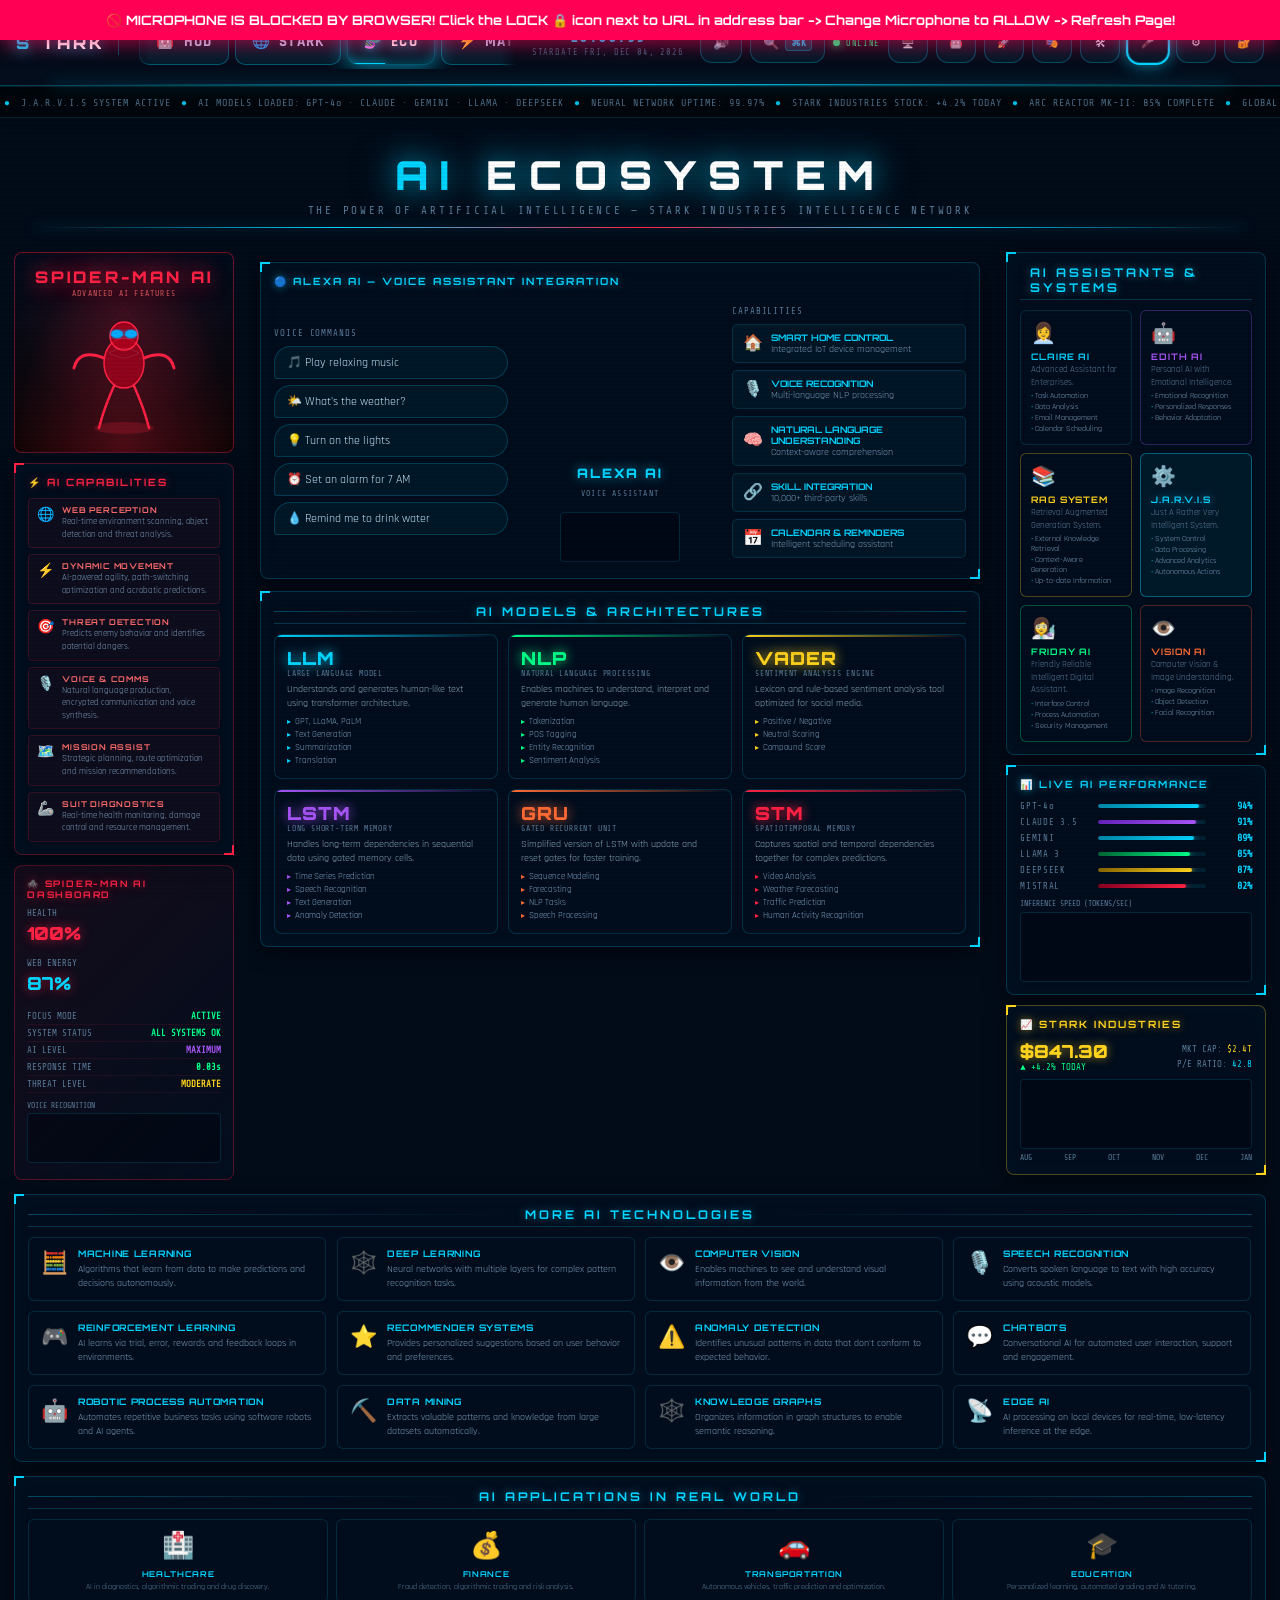
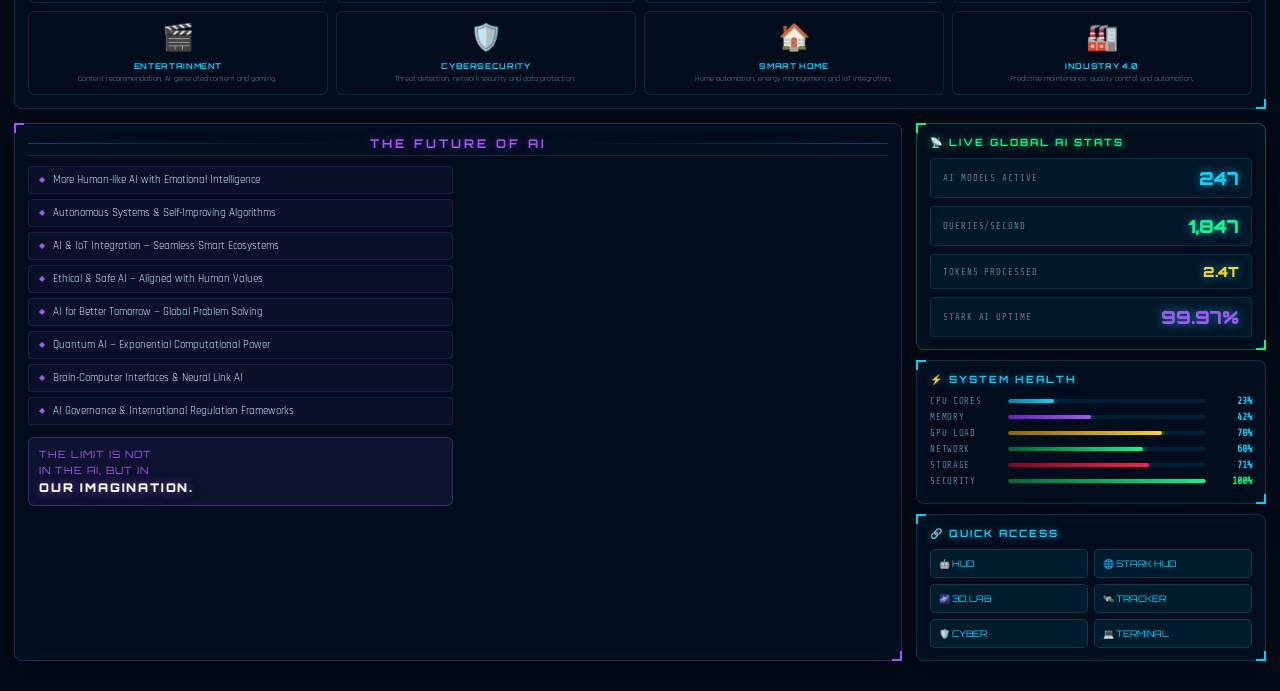
<file: ai_ecosystem.html>
﻿<!DOCTYPE html>
<html lang="en">
<head>
  <meta charset="UTF-8">
  <meta name="viewport" content="width=device-width, initial-scale=1.0, viewport-fit=cover">
  <title>AI ECOSYSTEM — Stark Industries Intelligence Network</title>
  <meta name="description" content="J.A.R.V.I.S. AI Ecosystem — AI Models, Architectures, Assistants, Real-World Applications & Future of AI.">
  <link rel="preconnect" href="https://fonts.googleapis.com">
  <link rel="preconnect" href="https://fonts.gstatic.com" crossorigin>
  <link href="https://fonts.googleapis.com/css2?family=Orbitron:wght@400;500;600;700;800;900&family=Rajdhani:wght@300;400;500;600;700&family=Share+Tech+Mono&display=swap" rel="stylesheet">
  <link rel="stylesheet" href="style.css">
  <link rel="stylesheet" href="shell.css">
  <style>
    /* ═══════════════════════════════════════════
       AI ECOSYSTEM PAGE — FULL PREMIUM DESIGN
    ═══════════════════════════════════════════ */
    :root {
      --red:   #FF2244;
      --red2:  #FF6B6B;
      --blue:  #00D4FF;
      --blue2: #0066CC;
      --green: #00FF88;
      --gold:  #FFD21E;
      --purple:#A855F7;
      --bg:    #020B18;
      --brd:   rgba(0,212,255,0.2);
    }

    html, body {
      width: 100%;
      min-height: 100vh;
      height: auto !important;
      overflow-y: auto !important;
      overflow-x: hidden !important;
      background: #020B18;
      font-family: 'Rajdhani', sans-serif;
      color: #C8E8FF;
      scroll-behavior: smooth;
    }

    /* ── SCANLINE OVERLAY ── */
    .scanlines {
      position: fixed; inset: 0; z-index: 1000; pointer-events: none;
      background: repeating-linear-gradient(0deg,transparent,transparent 2px,rgba(0,0,0,.04) 2px,rgba(0,0,0,.04) 4px);
    }

    /* ══ TOP NAV BAR ══════════════════════════════════════════ */
    .eco-nav {
      position: sticky; top: 0; z-index: 500;
      height: 38px;
      display: flex; align-items: center; justify-content: space-between;
      padding: 0 10px;
      background: rgba(1,8,20,0.97);
      border-bottom: 1px solid rgba(0,212,255,0.25);
      backdrop-filter: blur(20px);
      box-shadow: 0 2px 30px rgba(0,212,255,0.1);
    }
    .eco-nav::after {
      content: '';
      position: absolute; bottom: 0; left: 50%; transform: translateX(-50%);
      width: 300px; height: 2px;
      background: linear-gradient(90deg, transparent, #00D4FF, transparent);
      box-shadow: 0 0 15px #00D4FF;
    }
    .nav-logo {
      font-family: 'Orbitron', sans-serif;
      font-size: 18px; font-weight: 900;
      color: #fff; letter-spacing: .25em;
    }
    .nav-logo span { color: #FF2244; text-shadow: 0 0 10px #FF2244; }

    /* Scrollable nav strip */
    .nav-strip {
      display: flex; gap: 6px; align-items: center;
      padding: 4px 8px;
      background: rgba(2,11,24,0.8);
      border: 1px solid rgba(0,212,255,0.2);
      border-radius: 8px;
      backdrop-filter: blur(12px);
      overflow-x: auto;
      scrollbar-width: none;
      max-width: calc(100vw - 280px);
    }
    .nav-strip::-webkit-scrollbar { display: none; }
    .nav-strip a {
      display: inline-flex; align-items: center; gap: 3px;
      padding: 2px 6px; height: 22px;
      border-radius: 3px;
      font-family: 'Orbitron', sans-serif;
      font-size: 8px; font-weight: 700; letter-spacing: .05em;
      text-decoration: none; white-space: nowrap;
      color: #00D4FF;
      background: rgba(0,212,255,.07);
      border: 1px solid rgba(0,212,255,.22);
      transition: all .15s;
    }
    .nav-strip a:hover {
      color: #fff; background: rgba(0,212,255,.22);
      border-color: rgba(0,212,255,.7);
      box-shadow: 0 0 10px rgba(0,212,255,.4);
    }
    .nav-strip a.active {
      color: #000; font-weight: 900;
      background: linear-gradient(135deg,#00D4FF,#0088AA);
      border-color: #00D4FF;
      box-shadow: 0 0 12px rgba(0,212,255,.6);
    }
    .nav-right { display: flex; align-items: center; gap: 6px; }
    .live-clock {
      font-family: 'Orbitron', sans-serif;
      font-size: 16px; font-weight: 700;
      color: #00D4FF; letter-spacing: .1em;
      text-shadow: 0 0 10px rgba(0,212,255,.6);
    }
    .sys-badge {
      display: flex; align-items: center; gap: 5px;
      font-family: 'Share Tech Mono', monospace;
      font-size: 9px; color: #00FF88; letter-spacing: .1em;
    }
    .sys-dot {
      width: 7px; height: 7px; border-radius: 50%;
      background: #00FF88; box-shadow: 0 0 8px #00FF88;
      animation: pulse 2s ease-in-out infinite;
    }
    @keyframes pulse { 0%,100%{opacity:1}50%{opacity:.4} }

    /* ══ PAGE WRAPPER ══════════════════════════════════════════ */
    .eco-page {
      padding: 14px 14px 30px;
      max-width: 1920px; margin: 0 auto;
      display: flex; flex-direction: column; gap: 14px;
    }

    /* ══ TITLE BANNER ═════════════════════════════════════════ */
    .eco-banner {
      text-align: center; padding: 18px 20px 10px;
      position: relative;
    }
    .eco-banner-title {
      font-family: 'Orbitron', sans-serif;
      font-size: clamp(22px, 4vw, 40px);
      font-weight: 900; letter-spacing: .3em;
      color: #fff;
      text-shadow: 0 0 30px rgba(0,212,255,.8), 0 0 60px rgba(0,212,255,.3);
    }
    .eco-banner-title .hi { color: #00D4FF; }
    .eco-banner-sub {
      font-family: 'Share Tech Mono', monospace;
      font-size: 11px; color: #5A7B98; letter-spacing: .25em; margin-top: 4px;
    }
    .banner-line {
      height: 1px; margin: 10px auto 0;
      background: linear-gradient(90deg, transparent, #00D4FF, #FF2244, #00D4FF, transparent);
      box-shadow: 0 0 12px rgba(0,212,255,.5);
    }

    /* ══ GENERIC CARD ═════════════════════════════════════════ */
    .card {
      background: rgba(2,14,30,0.8);
      border: 1px solid rgba(0,212,255,0.2);
      border-radius: 8px;
      padding: 12px 14px;
      position: relative;
      backdrop-filter: blur(10px);
      box-shadow: inset 0 0 20px rgba(0,212,255,.04), 0 4px 20px rgba(0,0,0,.5);
      transition: border-color .3s, box-shadow .3s;
    }
    .card:hover {
      border-color: rgba(0,212,255,.5);
      box-shadow: inset 0 0 25px rgba(0,212,255,.08), 0 0 20px rgba(0,212,255,.15);
    }
    .card::before, .card::after {
      content: ''; position: absolute;
      width: 10px; height: 10px;
      border-color: #00D4FF; border-style: solid; pointer-events: none;
    }
    .card::before { top:-1px; left:-1px; border-width:2px 0 0 2px; }
    .card::after  { bottom:-1px; right:-1px; border-width:0 2px 2px 0; }

    .card-red::before, .card-red::after { border-color: #FF2244; }
    .card-red { border-color: rgba(255,34,68,.3); }
    .card-red:hover { border-color: rgba(255,34,68,.7); box-shadow: inset 0 0 25px rgba(255,34,68,.08), 0 0 20px rgba(255,34,68,.15); }

    .card-purple::before, .card-purple::after { border-color: #A855F7; }
    .card-purple { border-color: rgba(168,85,247,.3); }

    .card-gold::before, .card-gold::after { border-color: #FFD21E; }
    .card-gold { border-color: rgba(255,210,30,.3); }

    .card-green::before, .card-green::after { border-color: #00FF88; }
    .card-green { border-color: rgba(0,255,136,.3); }

    .card-title {
      font-family: 'Orbitron', sans-serif;
      font-size: 10px; font-weight: 700;
      color: #00D4FF; letter-spacing: .2em;
      text-shadow: 0 0 8px rgba(0,212,255,.5);
      margin-bottom: 10px;
      display: flex; align-items: center; gap: 6px;
      text-transform: uppercase;
    }
    .card-title.red { color: #FF2244; text-shadow: 0 0 8px rgba(255,34,68,.5); }
    .card-title.green { color: #00FF88; text-shadow: 0 0 8px rgba(0,255,136,.5); }
    .card-title.gold { color: #FFD21E; text-shadow: 0 0 8px rgba(255,210,30,.5); }
    .card-title.purple { color: #A855F7; text-shadow: 0 0 8px rgba(168,85,247,.5); }

    /* ── Metric Bar ── */
    .met-row { display:flex; align-items:center; gap:8px; margin-bottom:5px; }
    .met-lbl { font-family:'Share Tech Mono',monospace; font-size:9px; color:#5A7B98; letter-spacing:.08em; width:70px; flex-shrink:0; }
    .met-bar-w { flex:1; height:4px; background:rgba(0,212,255,.1); border-radius:2px; overflow:hidden; }
    .met-bar-f { height:100%; border-radius:2px; transition:width .6s ease; }
    .met-val { font-family:'Share Tech Mono',monospace; font-size:10px; font-weight:bold; color:#00D4FF; width:38px; text-align:right; }
    .f-blue  { background:linear-gradient(90deg,#0088AA,#00D4FF); box-shadow:0 0 6px #00D4FF; }
    .f-red   { background:linear-gradient(90deg,#880022,#FF2244); box-shadow:0 0 6px #FF2244; }
    .f-green { background:linear-gradient(90deg,#006633,#00FF88); box-shadow:0 0 6px #00FF88; }
    .f-gold  { background:linear-gradient(90deg,#886600,#FFD21E); box-shadow:0 0 6px #FFD21E; }
    .f-purple{ background:linear-gradient(90deg,#6622BB,#A855F7); box-shadow:0 0 6px #A855F7; }

    /* ── Status Pill ── */
    .spill {
      display:inline-block; padding:2px 8px; border-radius:20px;
      font-family:'Share Tech Mono',monospace; font-size:9px;
      border:1px solid; letter-spacing:.08em;
    }
    .spill.ok  { color:#00FF88; border-color:rgba(0,255,136,.4); background:rgba(0,255,136,.08); }
    .spill.warn{ color:#FFD21E; border-color:rgba(255,210,30,.4); background:rgba(255,210,30,.08); }
    .spill.red { color:#FF2244; border-color:rgba(255,34,68,.4);  background:rgba(255,34,68,.08); }
    .spill.blue{ color:#00D4FF; border-color:rgba(0,212,255,.4);  background:rgba(0,212,255,.08); }

    /* ══ ROW 1: MAIN 3-COLUMN LAYOUT ═════════════════════════ */
    .row-main {
      display: grid;
      grid-template-columns: 260px 1fr 300px;
      gap: 14px;
    }
    @media(max-width:1300px) { .row-main { grid-template-columns: 220px 1fr 260px; } }
    @media(max-width:1000px) { .row-main { grid-template-columns: 1fr; } }

    /* ══ LEFT: SPIDER-MAN AI ══════════════════════════════════ */
    .spidey-panel { display:flex; flex-direction:column; gap:10px; }

    .spidey-hero {
      background: radial-gradient(ellipse at center bottom, rgba(255,34,68,.25) 0%, rgba(0,0,0,0) 70%),
                  linear-gradient(180deg, rgba(2,14,30,.9) 0%, rgba(20,5,5,.95) 100%);
      border: 1px solid rgba(255,34,68,.4);
      border-radius: 8px;
      padding: 14px;
      text-align: center;
      position: relative; overflow: hidden;
    }
    .spidey-hero::before {
      content: ''; position:absolute; inset:0;
      background: radial-gradient(circle at 50% 30%, rgba(255,34,68,.15), transparent 60%);
      pointer-events:none;
    }
    .spidey-web-lines {
      position:absolute; inset:0; pointer-events:none; opacity:.08;
    }
    .spidey-name {
      font-family:'Orbitron',sans-serif; font-size:16px; font-weight:900;
      color:#FF2244; letter-spacing:.2em;
      text-shadow: 0 0 20px rgba(255,34,68,.8), 0 0 40px rgba(255,34,68,.4);
      margin-bottom:2px;
    }
    .spidey-sub {
      font-family:'Share Tech Mono',monospace; font-size:8px;
      color:#FF6B6B; letter-spacing:.15em; opacity:.8; margin-bottom:10px;
    }
    .spidey-figure {
      width:100%; height:130px; display:flex; align-items:center; justify-content:center;
      position: relative;
    }
    .feature-list { display:flex; flex-direction:column; gap:6px; text-align:left; }
    .feature-item {
      display:flex; align-items:flex-start; gap:8px;
      padding:6px 8px;
      background:rgba(255,34,68,.05);
      border:1px solid rgba(255,34,68,.15);
      border-radius:4px;
      transition:all .2s;
    }
    .feature-item:hover { background:rgba(255,34,68,.12); border-color:rgba(255,34,68,.4); }
    .fi-icon { font-size:14px; flex-shrink:0; margin-top:1px; }
    .fi-title { font-family:'Orbitron',sans-serif; font-size:8px; font-weight:700; color:#FF6B6B; letter-spacing:.1em; }
    .fi-desc  { font-size:9px; color:#7A9BB8; line-height:1.4; margin-top:1px; }

    .spidey-dash {
      background: linear-gradient(135deg, rgba(255,34,68,.08), rgba(2,14,30,.9));
      border:1px solid rgba(255,34,68,.3); border-radius:8px; padding:12px;
    }
    .spidey-dash-title {
      font-family:'Orbitron',sans-serif; font-size:9px; font-weight:700;
      color:#FF2244; letter-spacing:.2em; margin-bottom:8px;
      text-shadow:0 0 8px rgba(255,34,68,.5);
    }
    .dash-stat { display:flex; flex-direction:column; gap:4px; margin-bottom:8px; }
    .dash-stat-label { font-family:'Share Tech Mono',monospace; font-size:9px; color:#5A7B98; }
    .dash-stat-val {
      font-family:'Orbitron',sans-serif; font-size:18px; font-weight:900;
      color:#FF2244; text-shadow:0 0 12px rgba(255,34,68,.6);
    }
    .stat-row { display:flex; justify-content:space-between; font-family:'Share Tech Mono',monospace; font-size:9px; padding:3px 0; border-bottom:1px solid rgba(255,34,68,.1); }
    .stat-row-lbl { color:#5A7B98; }
    .stat-row-val { color:#00FF88; font-weight:bold; }

    /* ══ CENTER: AI ECOSYSTEM MAIN ════════════════════════════ */
    .center-col { display:flex; flex-direction:column; gap:12px; }

    /* Alexa section */
    .alexa-section {
      display:grid; grid-template-columns:1fr 200px 1fr;
      gap:12px; align-items:center;
    }
    @media(max-width:900px) { .alexa-section { grid-template-columns:1fr; } }

    .alexa-commands { display:flex; flex-direction:column; gap:6px; }
    .cmd-bubble {
      padding:8px 12px;
      background:rgba(0,212,255,.05);
      border:1px solid rgba(0,212,255,.2);
      border-radius:20px 20px 20px 4px;
      font-size:12px; color:#C8E8FF;
      transition:all .2s; cursor:default;
    }
    .cmd-bubble:hover { background:rgba(0,212,255,.15); border-color:rgba(0,212,255,.5); }

    .alexa-device {
      display:flex; flex-direction:column; align-items:center; gap:8px;
    }
    .alexa-graphic {
      width:120px; height:160px;
      position:relative; display:flex; align-items:center; justify-content:center;
    }
    .alexa-name {
      font-family:'Orbitron',sans-serif; font-size:13px; font-weight:900;
      color:#00D4FF; letter-spacing:.15em;
      text-shadow:0 0 12px rgba(0,212,255,.7);
      text-align:center;
    }
    .alexa-tag {
      font-family:'Share Tech Mono',monospace; font-size:8px;
      color:#5A7B98; letter-spacing:.15em; text-align:center;
    }

    .alexa-features { display:flex; flex-direction:column; gap:7px; }
    .af-item {
      display:flex; align-items:center; gap:8px;
      padding:7px 10px;
      background:rgba(0,212,255,.04); border:1px solid rgba(0,212,255,.15);
      border-radius:5px; transition:all .2s;
    }
    .af-item:hover { background:rgba(0,212,255,.12); border-color:rgba(0,212,255,.4); }
    .af-icon { font-size:16px; flex-shrink:0; }
    .af-title { font-family:'Orbitron',sans-serif; font-size:9px; font-weight:700; color:#00D4FF; }
    .af-desc  { font-size:10px; color:#7A9BB8; }

    /* AI Models Grid */
    .models-grid {
      display:grid; grid-template-columns:repeat(3,1fr); gap:10px;
    }
    @media(max-width:800px) { .models-grid { grid-template-columns:repeat(2,1fr); } }

    .model-card {
      background:rgba(2,14,30,.9); border-radius:8px; padding:12px;
      border:1px solid rgba(0,212,255,.18);
      position:relative; overflow:hidden;
      transition:all .25s;
    }
    .model-card:hover {
      transform:translateY(-3px);
      border-color:rgba(0,212,255,.6);
      box-shadow:0 8px 25px rgba(0,212,255,.2);
    }
    .model-card::before {
      content:''; position:absolute; top:0; left:0; right:0; height:2px;
      background:linear-gradient(90deg, var(--mc,#00D4FF), transparent);
    }
    .model-abbr {
      font-family:'Orbitron',sans-serif; font-size:18px; font-weight:900;
      color:var(--mc,#00D4FF); letter-spacing:.05em;
      text-shadow:0 0 12px var(--mc,#00D4FF);
    }
    .model-full { font-family:'Share Tech Mono',monospace; font-size:8px; color:#5A7B98; letter-spacing:.1em; margin-bottom:4px; }
    .model-desc { font-size:10px; color:#8AAABB; line-height:1.4; margin-bottom:6px; }
    .model-features { display:flex; flex-direction:column; gap:2px; }
    .model-feat { font-size:9px; color:#7A9BB8; display:flex; align-items:center; gap:4px; }
    .model-feat::before { content:'▸'; color:var(--mc,#00D4FF); font-size:8px; }

    /* ══ RIGHT: AI ASSISTANTS ═════════════════════════════════ */
    .right-col { display:flex; flex-direction:column; gap:10px; }

    .assistant-grid { display:grid; grid-template-columns:1fr 1fr; gap:8px; }
    .asst-card {
      background:rgba(2,14,30,.9); border-radius:6px; padding:10px;
      border:1px solid rgba(0,212,255,.15); transition:all .2s;
    }
    .asst-card:hover { border-color:rgba(0,212,255,.5); background:rgba(0,212,255,.05); transform:translateY(-1px); }
    .asst-icon { font-size:20px; margin-bottom:4px; }
    .asst-name { font-family:'Orbitron',sans-serif; font-size:9px; font-weight:700; color:#00D4FF; letter-spacing:.1em; margin-bottom:2px; }
    .asst-desc { font-size:9px; color:#5A7B98; line-height:1.4; }
    .asst-tag  { font-size:8px; color:#7A9BB8; margin-top:2px; display:flex; flex-direction:column; gap:1px; }
    .asst-tag span::before { content:'• '; color:#00D4FF; }

    /* Special J.A.R.V.I.S card */
    .asst-card.jarvis { border-color:rgba(0,212,255,.4); background:rgba(0,212,255,.06); }
    .asst-card.jarvis .asst-name { color:#00D4FF; text-shadow:0 0 8px rgba(0,212,255,.6); }

    /* ══ ROW 2: MORE AI TECHNOLOGIES ════════════════════════════ */
    .tech-grid {
      display:grid;
      grid-template-columns:repeat(4,1fr);
      gap:10px;
    }
    @media(max-width:1200px) { .tech-grid { grid-template-columns:repeat(3,1fr); } }
    @media(max-width:800px)  { .tech-grid { grid-template-columns:repeat(2,1fr); } }

    .tech-card {
      background:rgba(2,14,30,.85); border-radius:6px; padding:10px 12px;
      border:1px solid rgba(0,212,255,.15);
      display:flex; align-items:flex-start; gap:10px;
      transition:all .22s;
    }
    .tech-card:hover {
      border-color:rgba(0,212,255,.5); background:rgba(0,212,255,.06);
      transform:translateY(-2px); box-shadow:0 6px 20px rgba(0,212,255,.1);
    }
    .tech-icon { font-size:22px; flex-shrink:0; margin-top:2px; }
    .tech-name { font-family:'Orbitron',sans-serif; font-size:9px; font-weight:700; color:#00D4FF; letter-spacing:.08em; margin-bottom:3px; }
    .tech-desc { font-size:10px; color:#7A9BB8; line-height:1.4; }

    /* ══ ROW 3: AI APPLICATIONS ═══════════════════════════════ */
    .apps-grid {
      display:grid;
      grid-template-columns:repeat(8,1fr);
      gap:8px;
    }
    @media(max-width:1400px) { .apps-grid { grid-template-columns:repeat(4,1fr); } }
    @media(max-width:800px)  { .apps-grid { grid-template-columns:repeat(2,1fr); } }

    .app-card {
      background:rgba(2,14,30,.85); border:1px solid rgba(0,212,255,.15); border-radius:6px;
      padding:10px; text-align:center; transition:all .22s; cursor:pointer;
    }
    .app-card:hover {
      border-color:rgba(0,212,255,.6); background:rgba(0,212,255,.1);
      transform:translateY(-3px) scale(1.02); box-shadow:0 8px 25px rgba(0,212,255,.2);
    }
    .app-icon { font-size:26px; margin-bottom:6px; display:block; }
    .app-name { font-family:'Orbitron',sans-serif; font-size:8px; font-weight:700; color:#00D4FF; letter-spacing:.08em; margin-bottom:3px; }
    .app-desc { font-size:8px; color:#5A7B98; line-height:1.3; }

    /* ══ BOTTOM ROW: FUTURE + STATS ═══════════════════════════ */
    .bottom-row { display:grid; grid-template-columns:1fr 350px; gap:14px; }
    @media(max-width:900px) { .bottom-row { grid-template-columns:1fr; } }

    .future-list { display:flex; flex-direction:column; gap:5px; }
    .future-item {
      display:flex; align-items:center; gap:8px;
      padding:6px 10px; border-radius:4px;
      background:rgba(168,85,247,.05); border:1px solid rgba(168,85,247,.15);
      font-size:11px; color:#C8E8FF; transition:all .2s;
    }
    .future-item:hover { background:rgba(168,85,247,.15); border-color:rgba(168,85,247,.4); }
    .future-item::before { content:'◆'; color:#A855F7; font-size:8px; flex-shrink:0; }

    /* Live stats panel */
    .live-stats { display:flex; flex-direction:column; gap:8px; }
    .stat-counter {
      display:flex; justify-content:space-between; align-items:center;
      padding:8px 12px;
      background:rgba(0,212,255,.05); border:1px solid rgba(0,212,255,.15);
      border-radius:4px;
    }
    .sc-label { font-family:'Share Tech Mono',monospace; font-size:9px; color:#5A7B98; letter-spacing:.1em; }
    .sc-val { font-family:'Orbitron',sans-serif; font-size:18px; font-weight:900; color:#00D4FF; text-shadow:0 0 10px rgba(0,212,255,.6); }

    /* CANVAS */
    canvas { display:block; }

    /* ── Voice wave ── */
    .voice-wrap {
      height:50px; position:relative; margin-bottom:4px;
      border:1px solid rgba(0,212,255,.15); border-radius:4px;
      background:rgba(0,5,15,.5); overflow:hidden;
    }
    .voice-wrap canvas { width:100%; height:100%; }

    /* ── Section headers ── */
    .section-hdr {
      font-family:'Orbitron',sans-serif;
      font-size:12px; font-weight:700;
      color:#00D4FF; letter-spacing:.25em;
      text-shadow:0 0 10px rgba(0,212,255,.5);
      padding:0 0 4px;
      border-bottom:1px solid rgba(0,212,255,.2);
      margin-bottom:10px;
      display:flex; align-items:center; gap:10px;
    }
    .section-hdr::before, .section-hdr::after {
      content:''; flex:1; height:1px;
      background:linear-gradient(90deg, transparent, rgba(0,212,255,.3));
    }
    .section-hdr::before { background:linear-gradient(90deg, rgba(0,212,255,.3), transparent); }

    /* ── Ticker ── */
    .ticker-wrap {
      overflow:hidden; white-space:nowrap;
      background:rgba(0,0,0,.4); border-top:1px solid rgba(0,212,255,.15); border-bottom:1px solid rgba(0,212,255,.15);
      padding:6px 0;
    }
    .ticker-inner {
      display:inline-block;
      animation:tickerMove 40s linear infinite;
      font-family:'Share Tech Mono',monospace; font-size:10px; color:#5A7B98; letter-spacing:.1em;
    }
    .ticker-inner span { color:#00D4FF; margin:0 4px; }
    @keyframes tickerMove { 0%{transform:translateX(100vw)} 100%{transform:translateX(-100%)} }

    /* ── Glow Pulse on Section ── */
    @keyframes glowPulse { 0%,100%{box-shadow:0 0 5px rgba(0,212,255,.2)} 50%{box-shadow:0 0 20px rgba(0,212,255,.5)} }

    /* ── Stock chart area ── */
    .chart-box {
      background:rgba(0,5,15,.5); border:1px solid rgba(0,212,255,.15);
      border-radius:4px; padding:6px; height:70px; position:relative; overflow:hidden;
    }
    .chart-box canvas { width:100%; height:100%; }

    /* Floating particles */
    #bgCanvas { position:fixed; inset:0; z-index:0; pointer-events:none; }
    .eco-page, .eco-nav { position:relative; z-index:2; }
    .scanlines { z-index:1001; }
  </style>
</head>
<body>

<div class="scanlines"></div>
<canvas id="bgCanvas"></canvas>

<!-- ══ TOP NAVIGATION ════════════════════════════════════════════ -->
            <header class="hud-header">
      <div class="hl">
        <div class="logo-mark"><span class="logo-s">S</span>TARK</div>
        <div class="vline"></div>
        <div class="main-nav-links">
          <a href="index.html"            class="nav-tab" data-label="HUD">🤖 <span>HUD</span></a>
          <a href="stark_hud.html"        class="nav-tab" data-label="STARK">🌐 <span>STARK</span></a>
          <a href="ai_ecosystem.html"     class="nav-tab active" data-label="ECO">🧬 <span>ECO</span></a>
          <a href="ai_master_matrix.html" class="nav-tab" data-label="MATRIX">⚡ <span>MATRIX</span></a>
          <a href="ai_llm_rag.html"        class="nav-tab" data-label="RAG">🧠 <span>RAG</span></a>
          <a href="drone_control.html"    class="nav-tab" data-label="DRONE">🚁 <span>DRONE</span></a>
          <a href="3d_lab.html"           class="nav-tab" data-label="3D">🌌 <span>3D</span></a>
          <a href="tracker.html"          class="nav-tab" data-label="TRACK">🛰️ <span>TRACK</span></a>
          <a href="code_studio.html"      class="nav-tab" data-label="CODE">💻 <span>CODE</span></a>
          <a href="cyber_soc.html"        class="nav-tab" data-label="CYBER">🛡️ <span>CYBER</span></a>
          <a href="cmd_hacker.html"       class="nav-tab" data-label="CMD">📟 <span>CMD</span></a>
        </div>
      </div>
      <div class="hc">
        <div class="clock" id="clock">00:00:00</div>
        <div class="clockdate" id="clockDate">STARDATE —</div>
      </div>
      <div class="hr">
        <div class="sys-status">
          <div class="sdot pulse" id="sysDot"></div>
          <span class="slabel" id="sysLabel">ONLINE</span>
        </div>
        <button class="hbtn" id="fullscreenBtn" title="Toggle Fullscreen Multitasking Mode" onclick="window.JarvisApp?.toggleFullscreen();">🖥️</button>
        <button class="hbtn" id="agentLauncherBtn" title="Launch Native Background Agent (Always-Listening)" onclick="alert('🤖 STARK BACKGROUND AGENT LAUNCHER\n\nTo run the native always-listening Python background agent on your PC:\n\n1. Open your Command Prompt / Terminal\n2. Navigate to: c:\\wamp64\\www\\jarvis\n3. Run: python jarvis_agent.py\n(Or double-click start_jarvis.bat)');">🤖</button>
        <button class="hbtn" id="suitStudioBtn" title="Iron Man AI Suit-Up Studio">🚀</button>
        <button class="hbtn" id="personaBtn" title="Switch AI Persona (JARVIS, KAREN, CHITTI, FRIDAY, EDITH)">🎭</button>
        <button class="hbtn" id="toolsBtn" title="Tools & Suit Protocols">🛠</button>
        <button class="hbtn" id="voiceBtn" title="Voice Mode">🎤</button>
        <button class="hbtn" id="settingsBtn" title="API Keys">⚙</button>
        <a href="login.html" class="hbtn" title="Stark Biometric Security Portal Login">🔐</a>
      </div>
    </header>

<!-- ══ LIVE TICKER ════════════════════════════════════════════════ -->
<div class="ticker-wrap">
  <div class="ticker-inner">
    <span>●</span> J.A.R.V.I.S SYSTEM ACTIVE
    <span>●</span> AI MODELS LOADED: GPT-4o · CLAUDE · GEMINI · LLAMA · DEEPSEEK
    <span>●</span> NEURAL NETWORK UPTIME: 99.97%
    <span>●</span> STARK INDUSTRIES STOCK: +4.2% TODAY
    <span>●</span> ARC REACTOR MK-II: 85% COMPLETE
    <span>●</span> GLOBAL AI MARKET: $2.4T BY 2030
    <span>●</span> SPIDER-MAN SUIT: ALL SYSTEMS OPERATIONAL
    <span>●</span> BIOMETRIC VERIFICATION: SUCCESS
    <span>●</span> EDITH DRONE NETWORK: ACTIVE
    <span>●</span> PROJECT PEGASUS REVIEW: SCHEDULED 3:30 PM
    <span>●</span> NEW ELEMENT DISCOVERY: 75% PROGRESS
    &nbsp;&nbsp;&nbsp;&nbsp;&nbsp;&nbsp;&nbsp;&nbsp;&nbsp;&nbsp;&nbsp;&nbsp;&nbsp;
  </div>
</div>

<!-- ══ PAGE CONTENT ═══════════════════════════════════════════════ -->
<div class="eco-page">

  <!-- TITLE BANNER -->
  <div class="eco-banner">
    <div class="eco-banner-title"><span class="hi">AI</span> ECOSYSTEM</div>
    <div class="eco-banner-sub">THE POWER OF ARTIFICIAL INTELLIGENCE — STARK INDUSTRIES INTELLIGENCE NETWORK</div>
    <div class="banner-line"></div>
  </div>

  <!-- ══ ROW 1: SPIDER-MAN | ALEXA CENTER | AI ASSISTANTS ══════ -->
  <div class="row-main">

    <!-- LEFT: SPIDER-MAN AI PANEL -->
    <div class="spidey-panel">

      <!-- Hero Banner -->
      <div class="spidey-hero card-red">
        <div class="spidey-name">SPIDER-MAN AI</div>
        <div class="spidey-sub">ADVANCED AI FEATURES</div>

        <!-- Animated Spider-Man SVG Figure -->
        <div class="spidey-figure">
          <svg id="spideySvg" width="110" height="130" viewBox="0 0 110 130">
            <!-- Web lines in background -->
            <line x1="55" y1="0" x2="0" y2="65"  stroke="rgba(255,34,68,.15)" stroke-width="0.5"/>
            <line x1="55" y1="0" x2="110" y2="65" stroke="rgba(255,34,68,.15)" stroke-width="0.5"/>
            <line x1="0"  y1="40" x2="110" y2="90" stroke="rgba(255,34,68,.1)"  stroke-width="0.5"/>
            <line x1="110" y1="40" x2="0" y2="90"  stroke="rgba(255,34,68,.1)"  stroke-width="0.5"/>
            <!-- Body -->
            <ellipse cx="55" cy="55" rx="20" ry="25" fill="rgba(180,0,30,.7)" stroke="#FF2244" stroke-width="1.5"/>
            <!-- Head -->
            <ellipse cx="55" cy="28" rx="14" ry="14" fill="rgba(180,0,30,.8)" stroke="#FF2244" stroke-width="1.5"/>
            <!-- Eyes (glowing) -->
            <ellipse cx="48" cy="26" rx="6" ry="4" fill="#00AAFF" filter="url(#eyeGlow)"/>
            <ellipse cx="62" cy="26" rx="6" ry="4" fill="#00AAFF" filter="url(#eyeGlow)"/>
            <!-- Arms -->
            <path d="M35 50 Q10 40 5 60" stroke="#FF2244" stroke-width="3" fill="none" stroke-linecap="round"/>
            <path d="M75 50 Q100 40 105 60" stroke="#FF2244" stroke-width="3" fill="none" stroke-linecap="round"/>
            <!-- Legs -->
            <path d="M45 78 Q35 100 30 120" stroke="#FF2244" stroke-width="2.5" fill="none" stroke-linecap="round"/>
            <path d="M65 78 Q75 100 80 120" stroke="#FF2244" stroke-width="2.5" fill="none" stroke-linecap="round"/>
            <!-- Web pattern on chest -->
            <path d="M40 45 Q55 35 70 45 Q55 55 40 45Z" stroke="rgba(255,255,255,.2)" stroke-width="0.5" fill="none"/>
            <!-- Arc glow underneath -->
            <ellipse cx="55" cy="120" rx="30" ry="6" fill="rgba(255,34,68,.2)"/>
            <defs>
              <filter id="eyeGlow"><feGaussianBlur stdDeviation="2" result="blur"/><feMerge><feMergeNode in="blur"/><feMergeNode in="SourceGraphic"/></feMerge></filter>
            </defs>
          </svg>
        </div>
      </div>

      <!-- AI Features List -->
      <div class="card card-red">
        <div class="card-title red">⚡ AI CAPABILITIES</div>
        <div class="feature-list">
          <div class="feature-item">
            <span class="fi-icon">🌐</span>
            <div><div class="fi-title">WEB PERCEPTION</div><div class="fi-desc">Real-time environment scanning, object detection and threat analysis.</div></div>
          </div>
          <div class="feature-item">
            <span class="fi-icon">⚡</span>
            <div><div class="fi-title">DYNAMIC MOVEMENT</div><div class="fi-desc">AI-powered agility, path-switching optimization and acrobatic predictions.</div></div>
          </div>
          <div class="feature-item">
            <span class="fi-icon">🎯</span>
            <div><div class="fi-title">THREAT DETECTION</div><div class="fi-desc">Predicts enemy behavior and identifies potential dangers.</div></div>
          </div>
          <div class="feature-item">
            <span class="fi-icon">🎙️</span>
            <div><div class="fi-title">VOICE & COMMS</div><div class="fi-desc">Natural language production, encrypted communication and voice synthesis.</div></div>
          </div>
          <div class="feature-item">
            <span class="fi-icon">🗺️</span>
            <div><div class="fi-title">MISSION ASSIST</div><div class="fi-desc">Strategic planning, route optimization and mission recommendations.</div></div>
          </div>
          <div class="feature-item">
            <span class="fi-icon">🦾</span>
            <div><div class="fi-title">SUIT DIAGNOSTICS</div><div class="fi-desc">Real-time health monitoring, damage control and resource management.</div></div>
          </div>
        </div>
      </div>

      <!-- Spider-Man Dashboard -->
      <div class="spidey-dash">
        <div class="spidey-dash-title">🕷️ SPIDER-MAN AI DASHBOARD</div>

        <div class="dash-stat">
          <div class="dash-stat-label">HEALTH</div>
          <div class="dash-stat-val">100%</div>
          <div class="met-bar-w" style="height:5px;margin-top:2px;"><div class="met-bar-f f-green" style="width:100%;"></div></div>
        </div>

        <div class="dash-stat">
          <div class="dash-stat-label">WEB ENERGY</div>
          <div class="dash-stat-val" style="color:#00D4FF;">87%</div>
          <div class="met-bar-w" style="height:5px;margin-top:2px;"><div class="met-bar-f f-blue" style="width:87%;"></div></div>
        </div>

        <div style="margin-top:8px;">
          <div class="stat-row"><span class="stat-row-lbl">FOCUS MODE</span><span class="stat-row-val">ACTIVE</span></div>
          <div class="stat-row"><span class="stat-row-lbl">SYSTEM STATUS</span><span class="stat-row-val">ALL SYSTEMS OK</span></div>
          <div class="stat-row"><span class="stat-row-lbl">AI LEVEL</span><span class="stat-row-val" style="color:#A855F7;">MAXIMUM</span></div>
          <div class="stat-row"><span class="stat-row-lbl">RESPONSE TIME</span><span class="stat-row-val">0.03s</span></div>
          <div class="stat-row"><span class="stat-row-lbl">THREAT LEVEL</span><span style="color:#FFD21E;font-weight:bold;">MODERATE</span></div>
        </div>

        <!-- Voice Wave Canvas -->
        <div style="margin-top:8px; font-family:'Share Tech Mono',monospace; font-size:8px; color:#5A7B98; margin-bottom:3px;">VOICE RECOGNITION</div>
        <div class="voice-wrap">
          <canvas id="spideyVoiceCanvas"></canvas>
        </div>
      </div>

    </div><!-- /left -->

    <!-- CENTER: ALEXA + AI MODELS -->
    <div class="center-col">

      <!-- Alexa AI Section -->
      <div class="card">
        <div class="card-title">🔵 ALEXA AI — VOICE ASSISTANT INTEGRATION</div>
        <div class="alexa-section">

          <!-- Voice Commands -->
          <div>
            <div style="font-family:'Share Tech Mono',monospace; font-size:9px; color:#5A7B98; margin-bottom:8px; letter-spacing:.1em;">VOICE COMMANDS</div>
            <div class="alexa-commands">
              <div class="cmd-bubble">🎵 Play relaxing music</div>
              <div class="cmd-bubble">🌤️ What's the weather?</div>
              <div class="cmd-bubble">💡 Turn on the lights</div>
              <div class="cmd-bubble">⏰ Set an alarm for 7 AM</div>
              <div class="cmd-bubble">💧 Remind me to drink water</div>
            </div>
          </div>

          <!-- Alexa Device -->
          <div class="alexa-device">
            <div class="alexa-graphic">
              <canvas id="alexaCanvas" width="120" height="160"></canvas>
            </div>
            <div class="alexa-name">ALEXA AI</div>
            <div class="alexa-tag">VOICE ASSISTANT</div>
            <div class="voice-wrap" style="width:120px; margin-top:6px;">
              <canvas id="alexaVoiceCanvas"></canvas>
            </div>
          </div>

          <!-- Features -->
          <div>
            <div style="font-family:'Share Tech Mono',monospace; font-size:9px; color:#5A7B98; margin-bottom:8px; letter-spacing:.1em;">CAPABILITIES</div>
            <div class="alexa-features">
              <div class="af-item"><span class="af-icon">🏠</span><div><div class="af-title">SMART HOME CONTROL</div><div class="af-desc">Integrated IoT device management</div></div></div>
              <div class="af-item"><span class="af-icon">🎙️</span><div><div class="af-title">VOICE RECOGNITION</div><div class="af-desc">Multi-language NLP processing</div></div></div>
              <div class="af-item"><span class="af-icon">🧠</span><div><div class="af-title">NATURAL LANGUAGE UNDERSTANDING</div><div class="af-desc">Context-aware comprehension</div></div></div>
              <div class="af-item"><span class="af-icon">🔗</span><div><div class="af-title">SKILL INTEGRATION</div><div class="af-desc">10,000+ third-party skills</div></div></div>
              <div class="af-item"><span class="af-icon">📅</span><div><div class="af-title">CALENDAR & REMINDERS</div><div class="af-desc">Intelligent scheduling assistant</div></div></div>
            </div>
          </div>
        </div>
      </div>

      <!-- AI MODELS & ARCHITECTURES -->
      <div class="card">
        <div class="section-hdr">AI MODELS & ARCHITECTURES</div>
        <div class="models-grid">

          <div class="model-card" style="--mc:#00D4FF;">
            <div class="model-abbr">LLM</div>
            <div class="model-full">LARGE LANGUAGE MODEL</div>
            <div class="model-desc">Understands and generates human-like text using transformer architecture.</div>
            <div class="model-features">
              <div class="model-feat">GPT, LLaMA, PaLM</div>
              <div class="model-feat">Text Generation</div>
              <div class="model-feat">Summarization</div>
              <div class="model-feat">Translation</div>
            </div>
          </div>

          <div class="model-card" style="--mc:#00FF88;">
            <div class="model-abbr">NLP</div>
            <div class="model-full">NATURAL LANGUAGE PROCESSING</div>
            <div class="model-desc">Enables machines to understand, interpret and generate human language.</div>
            <div class="model-features">
              <div class="model-feat">Tokenization</div>
              <div class="model-feat">POS Tagging</div>
              <div class="model-feat">Entity Recognition</div>
              <div class="model-feat">Sentiment Analysis</div>
            </div>
          </div>

          <div class="model-card" style="--mc:#FFD21E;">
            <div class="model-abbr">VADER</div>
            <div class="model-full">SENTIMENT ANALYSIS ENGINE</div>
            <div class="model-desc">Lexicon and rule-based sentiment analysis tool optimized for social media.</div>
            <div class="model-features">
              <div class="model-feat">Positive / Negative</div>
              <div class="model-feat">Neutral Scoring</div>
              <div class="model-feat">Compound Score</div>
            </div>
          </div>

          <div class="model-card" style="--mc:#A855F7;">
            <div class="model-abbr">LSTM</div>
            <div class="model-full">LONG SHORT-TERM MEMORY</div>
            <div class="model-desc">Handles long-term dependencies in sequential data using gated memory cells.</div>
            <div class="model-features">
              <div class="model-feat">Time Series Prediction</div>
              <div class="model-feat">Speech Recognition</div>
              <div class="model-feat">Text Generation</div>
              <div class="model-feat">Anomaly Detection</div>
            </div>
          </div>

          <div class="model-card" style="--mc:#FF6B35;">
            <div class="model-abbr">GRU</div>
            <div class="model-full">GATED RECURRENT UNIT</div>
            <div class="model-desc">Simplified version of LSTM with update and reset gates for faster training.</div>
            <div class="model-features">
              <div class="model-feat">Sequence Modeling</div>
              <div class="model-feat">Forecasting</div>
              <div class="model-feat">NLP Tasks</div>
              <div class="model-feat">Speech Processing</div>
            </div>
          </div>

          <div class="model-card" style="--mc:#FF2244;">
            <div class="model-abbr">STM</div>
            <div class="model-full">SPATIOTEMPORAL MEMORY</div>
            <div class="model-desc">Captures spatial and temporal dependencies together for complex predictions.</div>
            <div class="model-features">
              <div class="model-feat">Video Analysis</div>
              <div class="model-feat">Weather Forecasting</div>
              <div class="model-feat">Traffic Prediction</div>
              <div class="model-feat">Human Activity Recognition</div>
            </div>
          </div>

        </div><!-- /models-grid -->
      </div><!-- /card -->

    </div><!-- /center-col -->

    <!-- RIGHT: AI ASSISTANTS -->
    <div class="right-col">

      <div class="card">
        <div class="section-hdr">AI ASSISTANTS & SYSTEMS</div>
        <div class="assistant-grid">

          <div class="asst-card">
            <div class="asst-icon">👩‍💼</div>
            <div class="asst-name">CLAIRE AI</div>
            <div class="asst-desc">Advanced Assistant for Enterprises.</div>
            <div class="asst-tag">
              <span>Task Automation</span>
              <span>Data Analysis</span>
              <span>Email Management</span>
              <span>Calendar Scheduling</span>
            </div>
          </div>

          <div class="asst-card" style="--mc:#A855F7; border-color:rgba(168,85,247,.3);">
            <div class="asst-icon">🤖</div>
            <div class="asst-name" style="color:#A855F7;">EDITH AI</div>
            <div class="asst-desc">Personal AI with Emotional Intelligence.</div>
            <div class="asst-tag">
              <span>Emotional Recognition</span>
              <span>Personalized Responses</span>
              <span>Behavior Adaptation</span>
            </div>
          </div>

          <div class="asst-card" style="border-color:rgba(255,210,30,.3);">
            <div class="asst-icon">📚</div>
            <div class="asst-name" style="color:#FFD21E;">RAG SYSTEM</div>
            <div class="asst-desc">Retrieval Augmented Generation System.</div>
            <div class="asst-tag">
              <span>External Knowledge Retrieval</span>
              <span>Context-Aware Generation</span>
              <span>Up-to-date Information</span>
            </div>
          </div>

          <div class="asst-card jarvis">
            <div class="asst-icon">⚙️</div>
            <div class="asst-name">J.A.R.V.I.S</div>
            <div class="asst-desc">Just A Rather Very Intelligent System.</div>
            <div class="asst-tag">
              <span>System Control</span>
              <span>Data Processing</span>
              <span>Advanced Analytics</span>
              <span>Autonomous Actions</span>
            </div>
          </div>

          <div class="asst-card" style="border-color:rgba(0,255,136,.3);">
            <div class="asst-icon">👩‍🔬</div>
            <div class="asst-name" style="color:#00FF88;">FRIDAY AI</div>
            <div class="asst-desc">Friendly Reliable Intelligent Digital Assistant.</div>
            <div class="asst-tag">
              <span>Interface Control</span>
              <span>Process Automation</span>
              <span>Security Management</span>
            </div>
          </div>

          <div class="asst-card" style="border-color:rgba(255,107,53,.3);">
            <div class="asst-icon">👁️</div>
            <div class="asst-name" style="color:#FF6B35;">VISION AI</div>
            <div class="asst-desc">Computer Vision & Image Understanding.</div>
            <div class="asst-tag">
              <span>Image Recognition</span>
              <span>Object Detection</span>
              <span>Facial Recognition</span>
            </div>
          </div>

        </div>
      </div>

      <!-- Live Performance Metrics -->
      <div class="card">
        <div class="card-title">📊 LIVE AI PERFORMANCE</div>
        <div class="met-row"><span class="met-lbl">GPT-4o</span><div class="met-bar-w"><div class="met-bar-f f-blue" id="bar-gpt" style="width:94%"></div></div><span class="met-val" id="val-gpt">94%</span></div>
        <div class="met-row"><span class="met-lbl">CLAUDE 3.5</span><div class="met-bar-w"><div class="met-bar-f f-purple" id="bar-claude" style="width:91%"></div></div><span class="met-val" id="val-claude">91%</span></div>
        <div class="met-row"><span class="met-lbl">GEMINI</span><div class="met-bar-w"><div class="met-bar-f f-blue" id="bar-gemini" style="width:89%"></div></div><span class="met-val" id="val-gemini">89%</span></div>
        <div class="met-row"><span class="met-lbl">LLAMA 3</span><div class="met-bar-w"><div class="met-bar-f f-green" id="bar-llama" style="width:85%"></div></div><span class="met-val" id="val-llama">85%</span></div>
        <div class="met-row"><span class="met-lbl">DEEPSEEK</span><div class="met-bar-w"><div class="met-bar-f f-gold" id="bar-ds" style="width:87%"></div></div><span class="met-val" id="val-ds">87%</span></div>
        <div class="met-row"><span class="met-lbl">MISTRAL</span><div class="met-bar-w"><div class="met-bar-f f-red" id="bar-mis" style="width:82%"></div></div><span class="met-val" id="val-mis">82%</span></div>

        <!-- Live chart -->
        <div style="margin-top:8px; font-family:'Share Tech Mono',monospace; font-size:8px; color:#5A7B98; margin-bottom:4px;">INFERENCE SPEED (TOKENS/SEC)</div>
        <div class="chart-box"><canvas id="perfChartCanvas"></canvas></div>
      </div>

      <!-- Stark Industries Stock -->
      <div class="card card-gold">
        <div class="card-title gold">📈 STARK INDUSTRIES</div>
        <div style="display:flex; justify-content:space-between; align-items:center; margin-bottom:6px;">
          <div>
            <div style="font-family:'Orbitron',sans-serif; font-size:18px; font-weight:900; color:#FFD21E; text-shadow:0 0 10px rgba(255,210,30,.6);">$847.30</div>
            <div style="font-family:'Share Tech Mono',monospace; font-size:9px; color:#00FF88;">▲ +4.2% TODAY</div>
          </div>
          <div style="text-align:right; font-family:'Share Tech Mono',monospace; font-size:9px; color:#5A7B98; line-height:1.6;">
            <div>MKT CAP: <span style="color:#FFD21E;">$2.4T</span></div>
            <div>P/E RATIO: <span style="color:#00D4FF;">42.8</span></div>
          </div>
        </div>
        <div class="chart-box"><canvas id="stockCanvas"></canvas></div>
        <div style="display:flex; justify-content:space-between; margin-top:4px; font-family:'Share Tech Mono',monospace; font-size:8px; color:#5A7B98;">
          <span>AUG</span><span>SEP</span><span>OCT</span><span>NOV</span><span>DEC</span><span>JAN</span>
        </div>
      </div>

    </div><!-- /right-col -->
  </div><!-- /row-main -->

  <!-- ══ MORE AI TECHNOLOGIES ════════════════════════════════════ -->
  <div class="card">
    <div class="section-hdr">MORE AI TECHNOLOGIES</div>
    <div class="tech-grid">
      <div class="tech-card"><span class="tech-icon">🧮</span><div><div class="tech-name">MACHINE LEARNING</div><div class="tech-desc">Algorithms that learn from data to make predictions and decisions autonomously.</div></div></div>
      <div class="tech-card"><span class="tech-icon">🕸️</span><div><div class="tech-name">DEEP LEARNING</div><div class="tech-desc">Neural networks with multiple layers for complex pattern recognition tasks.</div></div></div>
      <div class="tech-card"><span class="tech-icon">👁️</span><div><div class="tech-name">COMPUTER VISION</div><div class="tech-desc">Enables machines to see and understand visual information from the world.</div></div></div>
      <div class="tech-card"><span class="tech-icon">🎙️</span><div><div class="tech-name">SPEECH RECOGNITION</div><div class="tech-desc">Converts spoken language to text with high accuracy using acoustic models.</div></div></div>
      <div class="tech-card"><span class="tech-icon">🎮</span><div><div class="tech-name">REINFORCEMENT LEARNING</div><div class="tech-desc">AI learns via trial, error, rewards and feedback loops in environments.</div></div></div>
      <div class="tech-card"><span class="tech-icon">⭐</span><div><div class="tech-name">RECOMMENDER SYSTEMS</div><div class="tech-desc">Provides personalized suggestions based on user behavior and preferences.</div></div></div>
      <div class="tech-card"><span class="tech-icon">⚠️</span><div><div class="tech-name">ANOMALY DETECTION</div><div class="tech-desc">Identifies unusual patterns in data that don't conform to expected behavior.</div></div></div>
      <div class="tech-card"><span class="tech-icon">💬</span><div><div class="tech-name">CHATBOTS</div><div class="tech-desc">Conversational AI for automated user interaction, support and engagement.</div></div></div>
      <div class="tech-card"><span class="tech-icon">🤖</span><div><div class="tech-name">ROBOTIC PROCESS AUTOMATION</div><div class="tech-desc">Automates repetitive business tasks using software robots and AI agents.</div></div></div>
      <div class="tech-card"><span class="tech-icon">⛏️</span><div><div class="tech-name">DATA MINING</div><div class="tech-desc">Extracts valuable patterns and knowledge from large datasets automatically.</div></div></div>
      <div class="tech-card"><span class="tech-icon">🕸️</span><div><div class="tech-name">KNOWLEDGE GRAPHS</div><div class="tech-desc">Organizes information in graph structures to enable semantic reasoning.</div></div></div>
      <div class="tech-card"><span class="tech-icon">📡</span><div><div class="tech-name">EDGE AI</div><div class="tech-desc">AI processing on local devices for real-time, low-latency inference at the edge.</div></div></div>
    </div>
  </div>

  <!-- ══ AI APPLICATIONS IN REAL WORLD ═══════════════════════════ -->
  <div class="card">
    <div class="section-hdr">AI APPLICATIONS IN REAL WORLD</div>
    <div class="apps-grid">
      <div class="app-card" onclick="showAppInfo('Healthcare')">
        <span class="app-icon">🏥</span>
        <div class="app-name">HEALTHCARE</div>
        <div class="app-desc">AI in diagnostics, algorithmic trading and drug discovery.</div>
      </div>
      <div class="app-card" onclick="showAppInfo('Finance')">
        <span class="app-icon">💰</span>
        <div class="app-name">FINANCE</div>
        <div class="app-desc">Fraud detection, algorithmic trading and risk analysis.</div>
      </div>
      <div class="app-card" onclick="showAppInfo('Transportation')">
        <span class="app-icon">🚗</span>
        <div class="app-name">TRANSPORTATION</div>
        <div class="app-desc">Autonomous vehicles, traffic prediction and optimization.</div>
      </div>
      <div class="app-card" onclick="showAppInfo('Education')">
        <span class="app-icon">🎓</span>
        <div class="app-name">EDUCATION</div>
        <div class="app-desc">Personalized learning, automated grading and AI tutoring.</div>
      </div>
      <div class="app-card" onclick="showAppInfo('Entertainment')">
        <span class="app-icon">🎬</span>
        <div class="app-name">ENTERTAINMENT</div>
        <div class="app-desc">Content recommendation, AI-generated content and gaming.</div>
      </div>
      <div class="app-card" onclick="showAppInfo('Cybersecurity')">
        <span class="app-icon">🛡️</span>
        <div class="app-name">CYBERSECURITY</div>
        <div class="app-desc">Threat detection, network security and data protection.</div>
      </div>
      <div class="app-card" onclick="showAppInfo('Smart Home')">
        <span class="app-icon">🏠</span>
        <div class="app-name">SMART HOME</div>
        <div class="app-desc">Home automation, energy management and IoT integration.</div>
      </div>
      <div class="app-card" onclick="showAppInfo('Industry 4.0')">
        <span class="app-icon">🏭</span>
        <div class="app-name">INDUSTRY 4.0</div>
        <div class="app-desc">Predictive maintenance, quality control and automation.</div>
      </div>
    </div>
  </div>

  <!-- ══ BOTTOM: FUTURE OF AI + LIVE STATS ══════════════════════ -->
  <div class="bottom-row">

    <div class="card card-purple">
      <div class="section-hdr" style="color:#A855F7; text-shadow:0 0 10px rgba(168,85,247,.5);">THE FUTURE OF AI</div>
      <div style="display:grid; grid-template-columns:1fr 1fr; gap:10px; align-items:start;">
        <div>
          <div class="future-list">
            <div class="future-item">More Human-like AI with Emotional Intelligence</div>
            <div class="future-item">Autonomous Systems & Self-Improving Algorithms</div>
            <div class="future-item">AI & IoT Integration — Seamless Smart Ecosystems</div>
            <div class="future-item">Ethical & Safe AI — Aligned with Human Values</div>
            <div class="future-item">AI for Better Tomorrow — Global Problem Solving</div>
            <div class="future-item">Quantum AI — Exponential Computational Power</div>
            <div class="future-item">Brain-Computer Interfaces & Neural Link AI</div>
            <div class="future-item">AI Governance & International Regulation Frameworks</div>
          </div>
          <div style="margin-top:12px; padding:10px; background:rgba(168,85,247,.08); border:1px solid rgba(168,85,247,.3); border-radius:6px;">
            <div style="font-family:'Orbitron',sans-serif; font-size:10px; color:#A855F7; letter-spacing:.1em; margin-bottom:4px;">THE LIMIT IS NOT</div>
            <div style="font-family:'Orbitron',sans-serif; font-size:10px; color:#A855F7; letter-spacing:.1em; margin-bottom:4px;">IN THE AI, BUT IN</div>
            <div style="font-family:'Orbitron',sans-serif; font-size:12px; font-weight:900; color:#fff; letter-spacing:.15em; text-shadow:0 0 10px rgba(168,85,247,.7);">OUR IMAGINATION.</div>
          </div>
        </div>
        <div style="display:flex; flex-direction:column; gap:8px;">
          <!-- Future Robot Graphic -->
          <div style="height:180px; display:flex; align-items:center; justify-content:center;">
            <canvas id="futureRobotCanvas" width="200" height="180"></canvas>
          </div>
        </div>
      </div>
    </div>

    <!-- Live Global AI Stats -->
    <div style="display:flex; flex-direction:column; gap:10px;">
      <div class="card card-green">
        <div class="card-title green">📡 LIVE GLOBAL AI STATS</div>
        <div class="live-stats">
          <div class="stat-counter">
            <div class="sc-label">AI MODELS ACTIVE</div>
            <div class="sc-val" id="liveModels">247</div>
          </div>
          <div class="stat-counter">
            <div class="sc-label">QUERIES/SECOND</div>
            <div class="sc-val" id="liveQps" style="color:#00FF88;">1,847</div>
          </div>
          <div class="stat-counter">
            <div class="sc-label">TOKENS PROCESSED</div>
            <div class="sc-val" id="liveTok" style="color:#FFD21E; font-size:14px;">2.4T</div>
          </div>
          <div class="stat-counter">
            <div class="sc-label">STARK AI UPTIME</div>
            <div class="sc-val" style="color:#A855F7;">99.97%</div>
          </div>
        </div>
      </div>

      <!-- System Health -->
      <div class="card">
        <div class="card-title">⚡ SYSTEM HEALTH</div>
        <div class="met-row"><span class="met-lbl">CPU CORES</span><div class="met-bar-w"><div class="met-bar-f f-blue" style="width:23%;"></div></div><span class="met-val">23%</span></div>
        <div class="met-row"><span class="met-lbl">MEMORY</span><div class="met-bar-w"><div class="met-bar-f f-purple" style="width:42%;"></div></div><span class="met-val">42%</span></div>
        <div class="met-row"><span class="met-lbl">GPU LOAD</span><div class="met-bar-w"><div class="met-bar-f f-gold" style="width:78%;"></div></div><span class="met-val">78%</span></div>
        <div class="met-row"><span class="met-lbl">NETWORK</span><div class="met-bar-w"><div class="met-bar-f f-green" style="width:68%;"></div></div><span class="met-val">68%</span></div>
        <div class="met-row"><span class="met-lbl">STORAGE</span><div class="met-bar-w"><div class="met-bar-f f-red" style="width:71%;"></div></div><span class="met-val">71%</span></div>
        <div class="met-row"><span class="met-lbl">SECURITY</span><div class="met-bar-w"><div class="met-bar-f f-green" style="width:100%;"></div></div><span class="met-val" style="color:#00FF88;">100%</span></div>
      </div>

      <!-- Quick Links Back -->
      <div class="card">
        <div class="card-title">🔗 QUICK ACCESS</div>
        <div style="display:grid; grid-template-columns:1fr 1fr; gap:6px;">
          <a href="index.html"       style="text-decoration:none; display:flex; align-items:center; gap:6px; padding:8px; background:rgba(0,212,255,.07); border:1px solid rgba(0,212,255,.2); border-radius:5px; font-family:'Orbitron',sans-serif; font-size:9px; color:#00D4FF; transition:all .2s;" onmouseover="this.style.background='rgba(0,212,255,.2)'" onmouseout="this.style.background='rgba(0,212,255,.07)'">🤖 HUD</a>
          <a href="stark_hud.html"   style="text-decoration:none; display:flex; align-items:center; gap:6px; padding:8px; background:rgba(0,212,255,.07); border:1px solid rgba(0,212,255,.2); border-radius:5px; font-family:'Orbitron',sans-serif; font-size:9px; color:#00D4FF; transition:all .2s;" onmouseover="this.style.background='rgba(0,212,255,.2)'" onmouseout="this.style.background='rgba(0,212,255,.07)'">🌐 STARK HUD</a>
          <a href="3d_lab.html"      style="text-decoration:none; display:flex; align-items:center; gap:6px; padding:8px; background:rgba(0,212,255,.07); border:1px solid rgba(0,212,255,.2); border-radius:5px; font-family:'Orbitron',sans-serif; font-size:9px; color:#00D4FF; transition:all .2s;" onmouseover="this.style.background='rgba(0,212,255,.2)'" onmouseout="this.style.background='rgba(0,212,255,.07)'">🌌 3D LAB</a>
          <a href="tracker.html"     style="text-decoration:none; display:flex; align-items:center; gap:6px; padding:8px; background:rgba(0,212,255,.07); border:1px solid rgba(0,212,255,.2); border-radius:5px; font-family:'Orbitron',sans-serif; font-size:9px; color:#00D4FF; transition:all .2s;" onmouseover="this.style.background='rgba(0,212,255,.2)'" onmouseout="this.style.background='rgba(0,212,255,.07)'">🛰️ TRACKER</a>
          <a href="cyber_soc.html"   style="text-decoration:none; display:flex; align-items:center; gap:6px; padding:8px; background:rgba(0,212,255,.07); border:1px solid rgba(0,212,255,.2); border-radius:5px; font-family:'Orbitron',sans-serif; font-size:9px; color:#00D4FF; transition:all .2s;" onmouseover="this.style.background='rgba(0,212,255,.2)'" onmouseout="this.style.background='rgba(0,212,255,.07)'">🛡️ CYBER</a>
          <a href="cmd_hacker.html"  style="text-decoration:none; display:flex; align-items:center; gap:6px; padding:8px; background:rgba(0,212,255,.07); border:1px solid rgba(0,212,255,.2); border-radius:5px; font-family:'Orbitron',sans-serif; font-size:9px; color:#00D4FF; transition:all .2s;" onmouseover="this.style.background='rgba(0,212,255,.2)'" onmouseout="this.style.background='rgba(0,212,255,.07)'">💻 TERMINAL</a>
        </div>
      </div>
    </div>

  </div><!-- /bottom-row -->

</div><!-- /eco-page -->

<!-- ═══════════ APP INFO MODAL ════════════════════════════════════ -->
<div id="appModal" style="display:none; position:fixed; inset:0; z-index:900; background:rgba(0,5,15,.85); backdrop-filter:blur(12px); align-items:center; justify-content:center; padding:20px;">
  <div style="max-width:500px; width:100%; background:#020C1C; border:1px solid #00D4FF; border-radius:10px; padding:24px; box-shadow:0 0 50px rgba(0,212,255,.4); position:relative;">
    <button onclick="document.getElementById('appModal').style.display='none'" style="position:absolute; top:12px; right:12px; background:none; border:1px solid rgba(0,212,255,.3); color:#00D4FF; padding:4px 10px; border-radius:4px; cursor:pointer; font-family:'Orbitron',sans-serif; font-size:9px;">✕ CLOSE</button>
    <div id="appModalContent"></div>
  </div>
</div>

<script>
// ── 1. LIVE CLOCK ──────────────────────────────────────────────────
function updateClock() {
  const now = new Date();
  document.getElementById('navClock').textContent = now.toLocaleTimeString('en-US',{hour12:false});
}
setInterval(updateClock, 1000);
updateClock();

// ── 2. BG PARTICLE CANVAS ─────────────────────────────────────────
const bgC = document.getElementById('bgCanvas');
const bgX = bgC.getContext('2d');
bgC.width = window.innerWidth; bgC.height = window.innerHeight;
window.addEventListener('resize', () => { bgC.width=window.innerWidth; bgC.height=window.innerHeight; });

const bgParts = Array.from({length:60}, () => ({
  x: Math.random()*window.innerWidth, y: Math.random()*window.innerHeight,
  r: Math.random()*1.5+0.3, vx:(Math.random()-.5)*.3, vy:(Math.random()-.5)*.3,
  a: Math.random()
}));
function renderBg() {
  bgC.width = bgC.width;
  bgParts.forEach(p => {
    p.x += p.vx; p.y += p.vy;
    if (p.x<0) p.x=bgC.width; if (p.x>bgC.width) p.x=0;
    if (p.y<0) p.y=bgC.height; if (p.y>bgC.height) p.y=0;
    bgX.beginPath();
    bgX.arc(p.x, p.y, p.r, 0, Math.PI*2);
    bgX.fillStyle = `rgba(0,212,255,${p.a*0.4})`;
    bgX.fill();
  });
  // Connect nearby particles
  for (let i=0; i<bgParts.length; i++) {
    for (let j=i+1; j<bgParts.length; j++) {
      const dx = bgParts[i].x - bgParts[j].x;
      const dy = bgParts[i].y - bgParts[j].y;
      const d = Math.sqrt(dx*dx+dy*dy);
      if (d < 120) {
        bgX.beginPath();
        bgX.strokeStyle = `rgba(0,212,255,${(1-d/120)*0.06})`;
        bgX.lineWidth = 0.5;
        bgX.moveTo(bgParts[i].x, bgParts[i].y);
        bgX.lineTo(bgParts[j].x, bgParts[j].y);
        bgX.stroke();
      }
    }
  }
  requestAnimationFrame(renderBg);
}
renderBg();

// ── 3. VOICE WAVE (SPIDEY) ────────────────────────────────────────
const svCanvas = document.getElementById('spideyVoiceCanvas');
const svCtx = svCanvas.getContext('2d');
let svStep = 0;
function renderSpideyVoice() {
  const w = svCanvas.width = svCanvas.parentElement.clientWidth;
  const h = svCanvas.height = svCanvas.parentElement.clientHeight;
  svCtx.clearRect(0,0,w,h);
  svStep += 0.12;
  svCtx.beginPath();
  svCtx.strokeStyle = '#FF2244';
  svCtx.lineWidth = 2;
  svCtx.shadowBlur = 8; svCtx.shadowColor = '#FF2244';
  for (let x=0; x<w; x+=3) {
    const y = h/2 + Math.sin(x*0.06+svStep)*10*Math.cos(svStep*0.4);
    x===0 ? svCtx.moveTo(x,y) : svCtx.lineTo(x,y);
  }
  svCtx.stroke();
  requestAnimationFrame(renderSpideyVoice);
}
renderSpideyVoice();

// ── 4. ALEXA DEVICE CANVAS ────────────────────────────────────────
const alC = document.getElementById('alexaCanvas');
const alX = alC.getContext('2d');
let alAngle = 0;
function renderAlexa() {
  alX.clearRect(0,0,120,160);
  alAngle += 0.025;
  // Cylinder body
  alX.save();
  alX.translate(60,90);
  // glow rings
  [48,36,24].forEach((r,i) => {
    alX.beginPath();
    alX.strokeStyle = `rgba(0,212,255,${0.15+i*0.1})`;
    alX.lineWidth = 2;
    alX.ellipse(0,0,r,r*0.3,0,alAngle+(i*Math.PI/3),alAngle+(i*Math.PI/3)+Math.PI*1.6);
    alX.stroke();
  });
  // Core glow
  const grad = alX.createRadialGradient(0,0,0,0,0,20);
  grad.addColorStop(0,'rgba(0,212,255,.8)');
  grad.addColorStop(1,'transparent');
  alX.beginPath(); alX.arc(0,0,20,0,Math.PI*2);
  alX.fillStyle = grad; alX.fill();
  alX.restore();
  // Speaker dots
  for (let i=0; i<5; i++) {
    for (let j=0; j<3; j++) {
      alX.beginPath();
      alX.arc(30+i*12, 50+j*8, 1.5, 0, Math.PI*2);
      alX.fillStyle = 'rgba(0,212,255,.3)';
      alX.fill();
    }
  }
  requestAnimationFrame(renderAlexa);
}
renderAlexa();

// ── 5. ALEXA VOICE WAVE ───────────────────────────────────────────
const avC = document.getElementById('alexaVoiceCanvas');
const avX = avC.getContext('2d');
let avStep = 0;
function renderAlexaVoice() {
  const w = avC.width = avC.parentElement.clientWidth;
  const h = avC.height = avC.parentElement.clientHeight;
  avX.clearRect(0,0,w,h);
  avStep += 0.1;
  avX.beginPath();
  avX.strokeStyle = '#00D4FF'; avX.lineWidth = 1.5;
  avX.shadowBlur = 6; avX.shadowColor = '#00D4FF';
  for (let x=0; x<w; x+=3) {
    const y = h/2 + Math.sin(x*0.1+avStep)*8;
    x===0 ? avX.moveTo(x,y) : avX.lineTo(x,y);
  }
  avX.stroke();
  requestAnimationFrame(renderAlexaVoice);
}
renderAlexaVoice();

// ── 6. PERFORMANCE CHART ──────────────────────────────────────────
const pfC = document.getElementById('perfChartCanvas');
const pfX = pfC.getContext('2d');
let pfData = Array.from({length:40}, () => 40+Math.random()*50);
function renderPerfChart() {
  const w = pfC.width = pfC.parentElement.clientWidth;
  const h = pfC.height = pfC.parentElement.clientHeight;
  pfX.clearRect(0,0,w,h);
  pfData.shift(); pfData.push(40+Math.random()*50);
  const step = w/(pfData.length-1);
  pfX.beginPath();
  pfX.strokeStyle = '#00D4FF'; pfX.lineWidth = 2;
  pfX.shadowBlur = 8; pfX.shadowColor = '#00D4FF';
  pfData.forEach((v,i) => {
    const x=i*step, y=h-(v/100)*h;
    i===0 ? pfX.moveTo(x,y) : pfX.lineTo(x,y);
  });
  pfX.stroke();
  // Fill under
  pfX.beginPath();
  pfData.forEach((v,i) => {
    const x=i*step, y=h-(v/100)*h;
    i===0 ? pfX.moveTo(x,y) : pfX.lineTo(x,y);
  });
  pfX.lineTo((pfData.length-1)*step, h);
  pfX.lineTo(0,h); pfX.closePath();
  pfX.fillStyle = 'rgba(0,212,255,.08)'; pfX.fill();
}
setInterval(renderPerfChart, 100);

// ── 7. STOCK CHART ────────────────────────────────────────────────
const stC = document.getElementById('stockCanvas');
const stX = stC.getContext('2d');
const stockData = [620,650,640,680,660,710,700,740,760,790,780,820,810,847];
function renderStock() {
  const w = stC.width = stC.parentElement.clientWidth;
  const h = stC.height = stC.parentElement.clientHeight;
  stX.clearRect(0,0,w,h);
  const min=Math.min(...stockData)-20, max=Math.max(...stockData)+20;
  const step = w/(stockData.length-1);
  stX.beginPath();
  stX.strokeStyle = '#FFD21E'; stX.lineWidth = 2;
  stX.shadowBlur = 8; stX.shadowColor = '#FFD21E';
  stockData.forEach((v,i) => {
    const x=i*step, y=h-((v-min)/(max-min))*h;
    i===0 ? stX.moveTo(x,y) : stX.lineTo(x,y);
  });
  stX.stroke();
  stX.beginPath();
  stockData.forEach((v,i) => {
    const x=i*step, y=h-((v-min)/(max-min))*h;
    i===0 ? stX.moveTo(x,y) : stX.lineTo(x,y);
  });
  stX.lineTo((stockData.length-1)*step, h);
  stX.lineTo(0,h); stX.closePath();
  stX.fillStyle = 'rgba(255,210,30,.08)'; stX.fill();
}
setInterval(renderStock, 200);
renderStock();

// ── 8. FUTURE ROBOT CANVAS ───────────────────────────────────────
const frC = document.getElementById('futureRobotCanvas');
const frX = frC.getContext('2d');
let frAngle = 0;
function renderRobot() {
  frX.clearRect(0,0,200,180);
  frAngle += 0.02;
  const cx=100, cy=90;
  // Orbital rings
  [70,50,30].forEach((r,i) => {
    frX.save();
    frX.translate(cx,cy);
    frX.rotate(frAngle*(i%2===0?1:-1)*(i+1)*0.5);
    frX.beginPath();
    frX.strokeStyle = `rgba(168,85,247,${0.2+i*0.15})`;
    frX.lineWidth = 1.5;
    frX.arc(0,0,r,0,Math.PI*1.6);
    frX.stroke();
    frX.restore();
  });
  // Core glow
  const g = frX.createRadialGradient(cx,cy,0,cx,cy,25);
  g.addColorStop(0,'rgba(168,85,247,.9)');
  g.addColorStop(1,'transparent');
  frX.beginPath(); frX.arc(cx,cy,25,0,Math.PI*2);
  frX.fillStyle = g; frX.fill();
  // Robot silhouette
  frX.strokeStyle = 'rgba(168,85,247,.6)'; frX.lineWidth = 1.5;
  frX.strokeRect(cx-18,cy-22,36,28); // head
  frX.strokeRect(cx-22,cy+8,44,38); // body
  frX.strokeRect(cx-38,cy+12,14,30); // left arm
  frX.strokeRect(cx+24,cy+12,14,30); // right arm
  frX.strokeRect(cx-18,cy+48,16,30); // left leg
  frX.strokeRect(cx+2,cy+48,16,30); // right leg
  // Eyes
  frX.beginPath();
  frX.arc(cx-7,cy-10,4,0,Math.PI*2);
  frX.arc(cx+7,cy-10,4,0,Math.PI*2);
  frX.fillStyle = '#A855F7';
  frX.shadowBlur = 8; frX.shadowColor = '#A855F7';
  frX.fill();
  requestAnimationFrame(renderRobot);
}
renderRobot();

// ── 9. LIVE COUNTER UPDATES ───────────────────────────────────────
function updateLiveCounters() {
  const qps = 1700 + Math.floor(Math.random()*300);
  document.getElementById('liveQps').textContent = qps.toLocaleString();
}
setInterval(updateLiveCounters, 1500);

// ── 10. AI BAR ANIMATIONS ─────────────────────────────────────────
function animateBars() {
  const bars = [
    {bar:'bar-gpt',   val:'val-gpt',   base:88, range:8},
    {bar:'bar-claude',val:'val-claude', base:85, range:8},
    {bar:'bar-gemini',val:'val-gemini', base:83, range:8},
    {bar:'bar-llama', val:'val-llama',  base:78, range:10},
    {bar:'bar-ds',    val:'val-ds',     base:80, range:10},
    {bar:'bar-mis',   val:'val-mis',    base:75, range:10},
  ];
  bars.forEach(b => {
    const v = b.base + Math.floor(Math.random()*b.range);
    document.getElementById(b.bar).style.width = v+'%';
    document.getElementById(b.val).textContent = v+'%';
  });
}
setInterval(animateBars, 2500);

// ── 11. APP MODAL ─────────────────────────────────────────────────
const appDetails = {
  'Healthcare': {
    icon:'🏥', color:'#00FF88',
    desc:'AI is revolutionizing healthcare through early disease detection, drug discovery, personalized treatment plans, and robotic surgery assistance.',
    items:['Radiology AI: Detecting tumors 40% faster','Drug Discovery: 10x acceleration with AI','Personalized Medicine: DNA-based treatment','Patient Risk Scoring: Predictive analytics','Robotic Surgery: Precision + minimal invasion']
  },
  'Finance': {
    icon:'💰', color:'#FFD21E',
    desc:'AI drives financial markets through algorithmic trading, real-time fraud detection, credit scoring, and risk management systems.',
    items:['Fraud Detection: 99.7% accuracy rate','Algo Trading: Microsecond decision making','Credit Scoring: Alternative data analysis','Portfolio Management: AI-optimized returns','Regulatory Compliance: Automated reporting']
  },
  'Transportation': {
    icon:'🚗', color:'#00D4FF',
    desc:'Autonomous vehicles, smart traffic systems, and AI-powered logistics are transforming how the world moves people and goods.',
    items:['Self-Driving Cars: Level 5 autonomy research','Traffic AI: 30% congestion reduction','Drone Delivery: Last-mile automation','Predictive Maintenance: Fleet management','Route Optimization: Real-time AI routing']
  },
  'Education': {
    icon:'🎓', color:'#A855F7',
    desc:'AI personalizes learning experiences, automates assessment, and provides intelligent tutoring systems for students worldwide.',
    items:['Adaptive Learning: Personalized curriculum','Automated Grading: Instant feedback','Intelligent Tutors: 24/7 AI assistance','Learning Analytics: Progress tracking','Language Learning: AI conversation practice']
  },
  'Entertainment': {
    icon:'🎬', color:'#FF6B35',
    desc:'AI recommends content, generates creative works, powers gaming experiences, and enables new forms of interactive storytelling.',
    items:['Netflix Recommendations: 80% of viewing','AI Music Generation: Studio-quality tracks','Game AI: Adaptive difficulty systems','Deepfake Detection & Creation','Procedural Content: Infinite game worlds']
  },
  'Cybersecurity': {
    icon:'🛡️', color:'#FF2244',
    desc:'AI defends against cyber threats in real-time, detecting anomalies, predicting attacks, and automating incident response.',
    items:['Threat Detection: Real-time anomaly AI','Zero-Day Protection: Behavioral analysis','SIEM Integration: Automated correlation','Phishing Detection: NLP email scanning','Network Security: Traffic pattern analysis']
  },
  'Smart Home': {
    icon:'🏠', color:'#00FF88',
    desc:'AI-powered smart home systems learn user preferences, optimize energy usage, and integrate thousands of IoT devices seamlessly.',
    items:['Voice Control: 10,000+ device commands','Energy Optimization: 25% bill reduction','Security AI: Facial recognition at door','Predictive Automation: Learn your schedule','Health Monitoring: Air quality, sleep tracking']
  },
  'Industry 4.0': {
    icon:'🏭', color:'#FFD21E',
    desc:'AI-driven manufacturing combines robotics, IoT sensors, digital twins, and machine learning for the factory of the future.',
    items:['Predictive Maintenance: 50% downtime reduction','Quality Control: AI visual inspection','Digital Twins: Virtual factory simulation','Collaborative Robots: Human-AI teamwork','Supply Chain: End-to-end AI optimization']
  }
};

function showAppInfo(name) {
  const d = appDetails[name];
  if (!d) return;
  document.getElementById('appModalContent').innerHTML = `
    <div style="font-size:36px; margin-bottom:8px;">${d.icon}</div>
    <div style="font-family:'Orbitron',sans-serif; font-size:16px; font-weight:900; color:${d.color}; margin-bottom:8px; letter-spacing:.15em;">${name.toUpperCase()}</div>
    <p style="font-size:13px; color:#8AAABB; line-height:1.6; margin-bottom:12px;">${d.desc}</p>
    <div style="display:flex; flex-direction:column; gap:5px;">
      ${d.items.map(i=>`<div style="display:flex; align-items:center; gap:8px; padding:5px 8px; background:rgba(${d.color==='#00FF88'?'0,255,136':'0,212,255'},.06); border:1px solid rgba(${d.color==='#00FF88'?'0,255,136':'0,212,255'},.2); border-radius:4px; font-size:11px; color:#C8E8FF;">
        <span style="color:${d.color}; font-size:10px;">▸</span> ${i}
      </div>`).join('')}
    </div>`;
  document.getElementById('appModal').style.display = 'flex';
}
document.getElementById('appModal').addEventListener('click', function(e) {
  if (e.target === this) this.style.display = 'none';
});

// ── 12. UPDATE ALL PAGES NAVIGATION ───────────────────────────────
// Add AI Ecosystem link to index.html nav via postMessage (just in case it's in iframe)
console.log('🧬 AI ECOSYSTEM PAGE LOADED — J.A.R.V.I.S. STARK AI ACTIVE');
</script>
<script src="security_engine.js"></script>
<script src="voice.js"></script>
  <script src="nav.js" defer></script>
</body>
</html>
</file>
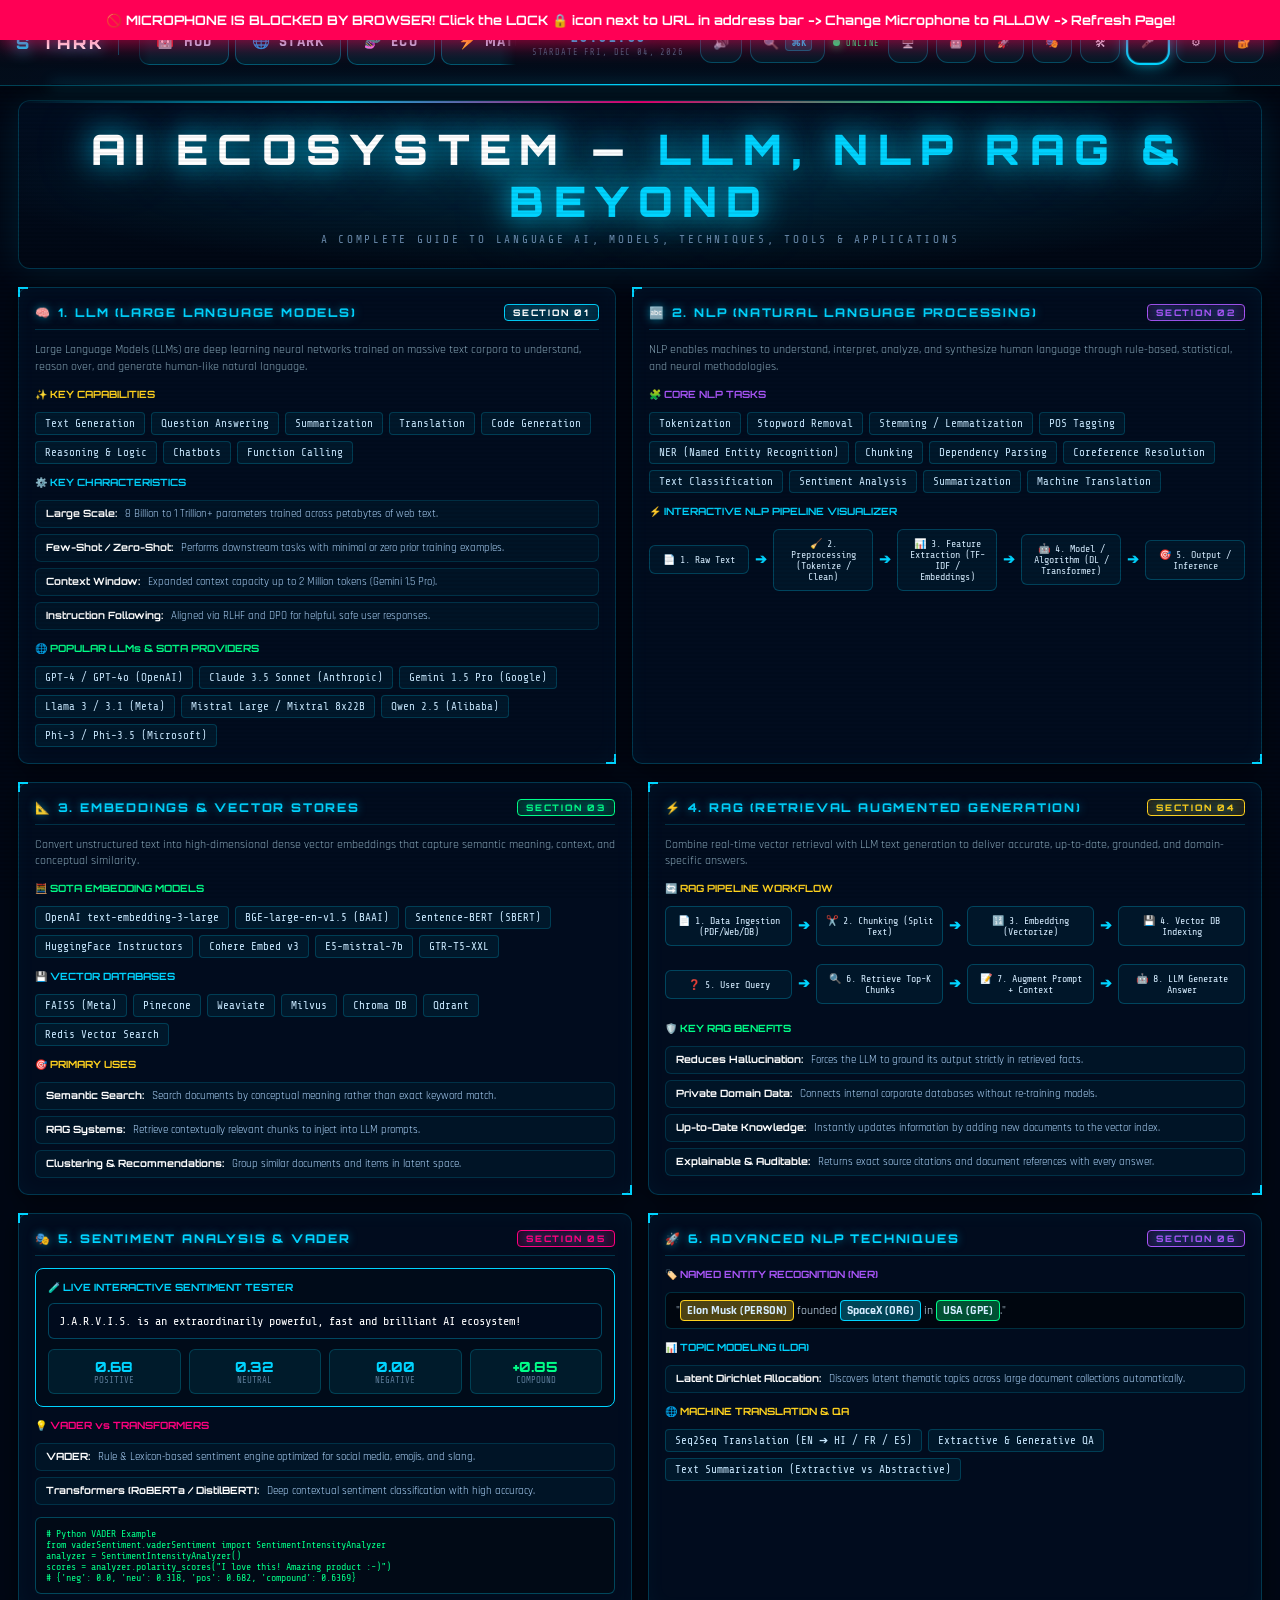
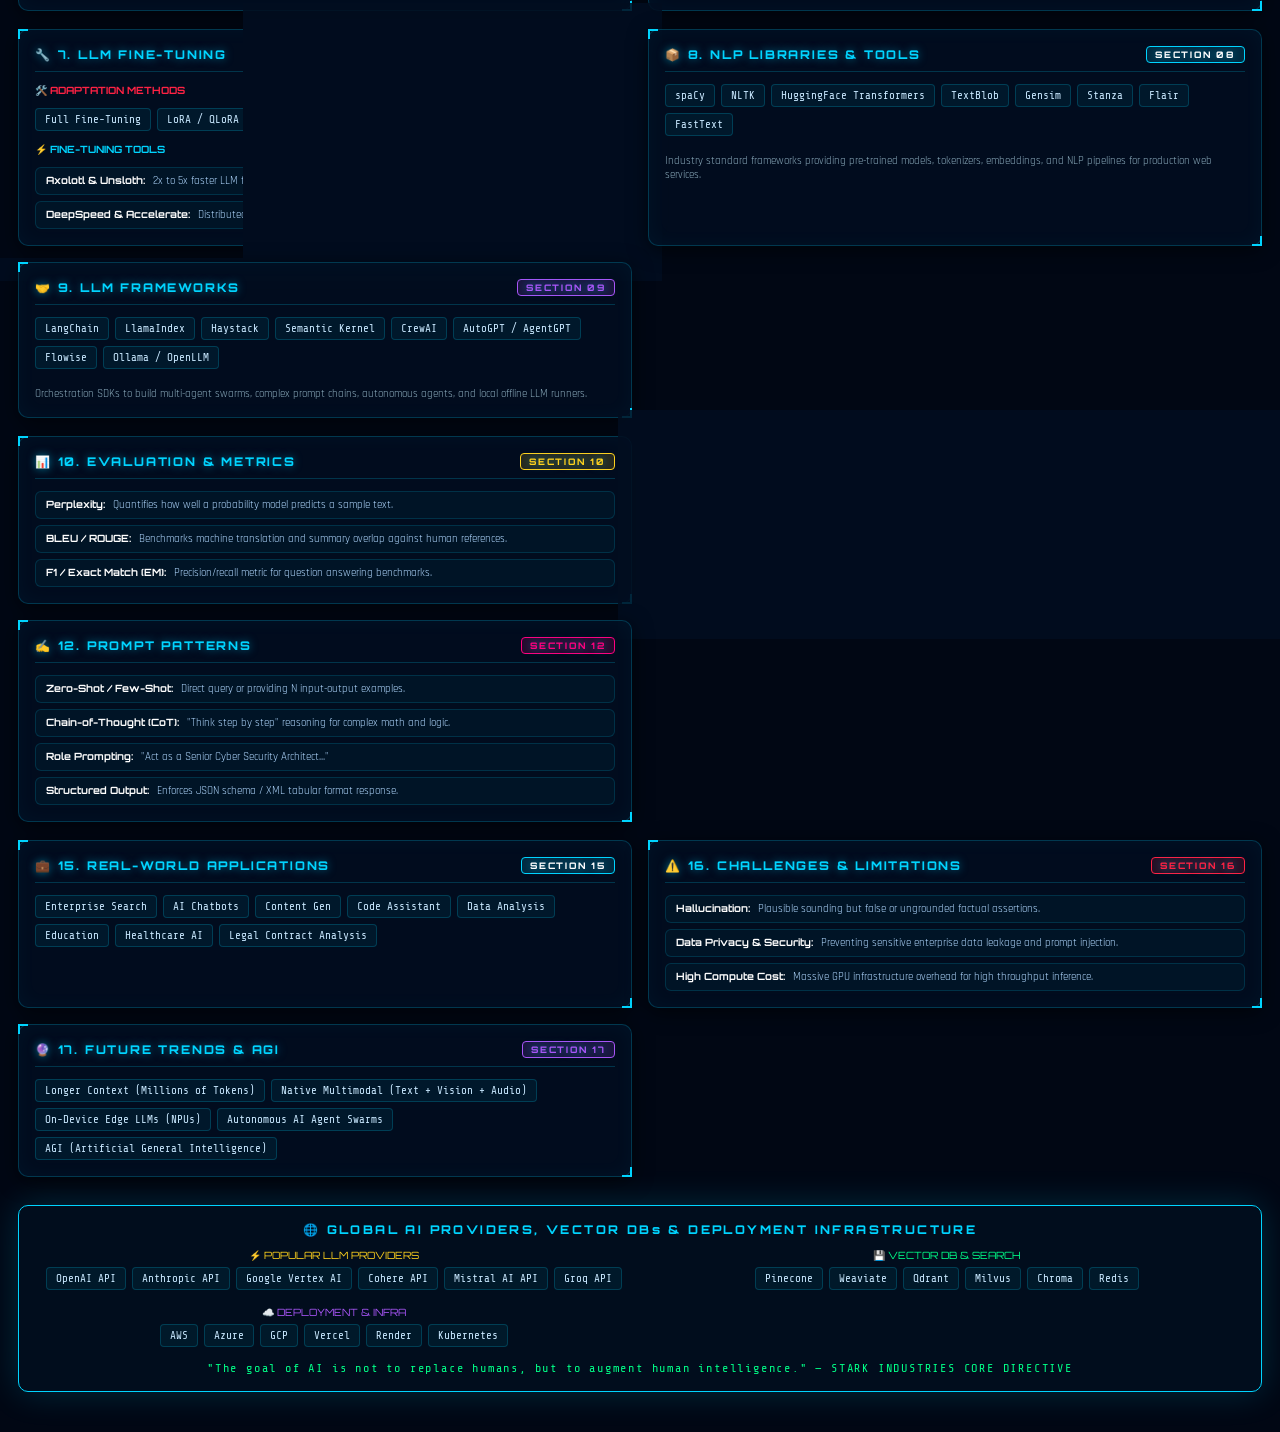
<file: ai_llm_rag.html>
﻿<!DOCTYPE html>
<html lang="en">
<head>
  <meta charset="UTF-8">
  <meta name="viewport" content="width=device-width, initial-scale=1.0, viewport-fit=cover">
  <title>AI ECOSYSTEM — LLM, NLP, RAG & Beyond | Stark Intelligence Network</title>
  <meta name="description" content="Complete Guide to Language AI, Large Language Models, NLP Pipelines, Embeddings, Vector Stores, RAG Architecture, Sentiment Analysis, Fine-Tuning & Prompt Engineering.">
  <link rel="preconnect" href="https://fonts.googleapis.com">
  <link rel="preconnect" href="https://fonts.gstatic.com" crossorigin>
  <link href="https://fonts.googleapis.com/css2?family=Orbitron:wght@400;500;600;700;800;900&family=Rajdhani:wght@300;400;500;600;700&family=Share+Tech+Mono&display=swap" rel="stylesheet">
  <link rel="stylesheet" href="style.css">
  <link rel="stylesheet" href="shell.css">
  <style>
    /* ══════════════════════════════════════════════════════════════════
       AI ECOSYSTEM — LLM, NLP, RAG & BEYOND (IMAGE 2 INTEGRATION)
       ══════════════════════════════════════════════════════════════════ */
    :root {
      --c-cyan: #00D4FF;
      --c-red: #FF2244;
      --c-green: #00FF88;
      --c-gold: #FFD21E;
      --c-purple: #A855F7;
      --c-pink: #FF007F;
      --c-bg: #010714;
      --c-card: rgba(2, 14, 32, 0.88);
      --c-border: rgba(0, 212, 255, 0.22);
    }

    html, body {
      width: 100%; min-height: 100vh; height: auto !important;
      overflow-x: hidden !important; overflow-y: auto !important;
      background: var(--c-bg);
      font-family: 'Rajdhani', sans-serif;
      color: #D4ECFF;
      scroll-behavior: smooth;
    }

    .rag-page {
      padding: 14px 18px 40px;
      max-width: 1920px; margin: 0 auto;
      display: flex; flex-direction: column; gap: 18px;
      position: relative; z-index: 5;
    }

    /* ── SCANNER SEARCH & NAVIGATION BAR ── */
    .rag-nav-header {
      position: sticky; top: 0; z-index: 500;
      height: 38px;
      display: flex; align-items: center; justify-content: space-between;
      padding: 0 10px;
      background: rgba(1, 8, 20, 0.96);
      border-bottom: 1px solid var(--c-border);
      backdrop-filter: blur(20px);
      box-shadow: 0 2px 30px rgba(0, 212, 255, 0.15);
    }

    .nav-brand {
      font-family: 'Orbitron', sans-serif;
      font-size: 16px; font-weight: 900;
      color: #fff; letter-spacing: 0.2em;
      display: flex; align-items: center; gap: 8px;
    }
    .nav-brand span { color: var(--c-cyan); text-shadow: 0 0 12px var(--c-cyan); }

    .nav-links-scroll {
      display: flex; gap: 6px; align-items: center;
      padding: 4px 8px;
      background: rgba(2, 11, 24, 0.8);
      border: 1px solid rgba(0, 212, 255, 0.2);
      border-radius: 8px;
      overflow-x: auto; scrollbar-width: none;
      max-width: calc(100vw - 340px);
    }
    .nav-links-scroll::-webkit-scrollbar { display: none; }
    .nav-links-scroll a {
      display: inline-flex; align-items: center; gap: 3px;
      padding: 2px 6px; height: 22px; border-radius: 3px;
      font-family: 'Orbitron', sans-serif; font-size: 8px; font-weight: 700;
      letter-spacing: 0.05em; text-decoration: none; white-space: nowrap;
      color: var(--c-cyan); background: rgba(0, 212, 255, 0.07);
      border: 1px solid rgba(0, 212, 255, 0.22); transition: all 0.15s;
    }
    .nav-links-scroll a:hover {
      color: #fff; background: rgba(0, 212, 255, 0.25);
      box-shadow: 0 0 10px rgba(0, 212, 255, 0.4);
    }
    .nav-links-scroll a.active {
      color: #000; background: linear-gradient(135deg, #00D4FF, #0088AA);
      font-weight: 900; box-shadow: 0 0 12px rgba(0, 212, 255, 0.6);
    }

    /* ── HERO BANNER ── */
    .hero-banner {
      text-align: center; padding: 22px 20px;
      background: radial-gradient(ellipse at center, rgba(0, 212, 255, 0.15) 0%, transparent 75%),
                  linear-gradient(180deg, rgba(2, 16, 36, 0.9) 0%, rgba(1, 8, 20, 0.95) 100%);
      border: 1px solid var(--c-border); border-radius: 12px;
      position: relative; overflow: hidden;
      box-shadow: 0 0 40px rgba(0, 212, 255, 0.12);
    }
    .hero-banner::before {
      content: ''; position: absolute; top: 0; left: 0; right: 0; height: 2px;
      background: linear-gradient(90deg, transparent, #00D4FF, #FF007F, #00FF88, transparent);
    }
    .hero-title {
      font-family: 'Orbitron', sans-serif; font-size: clamp(22px, 3.8vw, 42px);
      font-weight: 900; letter-spacing: 0.22em; color: #fff;
      text-shadow: 0 0 30px #00D4FF, 0 0 60px rgba(0, 212, 255, 0.4);
    }
    .hero-title span { color: var(--c-cyan); }
    .hero-subtitle {
      font-family: 'Share Tech Mono', monospace; font-size: 11px;
      color: #6B8CAE; letter-spacing: 0.25em; margin-top: 6px;
    }

    /* ── SECTIONS GRID ── */
    .grid-2col { display: grid; grid-template-columns: repeat(2, 1fr); gap: 16px; }
    .grid-3col { display: grid; grid-template-columns: repeat(3, 1fr); gap: 16px; }
    .grid-4col { display: grid; grid-template-columns: repeat(4, 1fr); gap: 14px; }
    @media (max-width: 1400px) { .grid-4col { grid-template-columns: repeat(2, 1fr); } }
    @media (max-width: 1100px) { .grid-3col { grid-template-columns: 1fr; } .grid-2col { grid-template-columns: 1fr; } }
    @media (max-width: 700px)  { .grid-4col { grid-template-columns: 1fr; } }

    /* ── ULTRA-CARD STYLING ── */
    .r-card {
      background: var(--c-card);
      border: 1px solid var(--c-border);
      border-radius: 10px; padding: 16px;
      position: relative; backdrop-filter: blur(14px);
      box-shadow: inset 0 0 20px rgba(0, 212, 255, 0.04), 0 4px 20px rgba(0, 0, 0, 0.6);
      transition: all 0.28s cubic-bezier(0.4, 0, 0.2, 1);
      display: flex; flex-direction: column; gap: 12px;
    }
    .r-card:hover {
      border-color: rgba(0, 212, 255, 0.6);
      box-shadow: 0 8px 30px rgba(0, 212, 255, 0.25), inset 0 0 20px rgba(0, 212, 255, 0.1);
      transform: translateY(-2px);
    }
    .r-card::before, .r-card::after {
      content: ''; position: absolute; width: 10px; height: 10px;
      border-color: var(--c-cyan); border-style: solid; pointer-events: none;
    }
    .r-card::before { top: -1px; left: -1px; border-width: 2px 0 0 2px; }
    .r-card::after  { bottom: -1px; right: -1px; border-width: 0 2px 2px 0; }

    .r-card-hdr {
      font-family: 'Orbitron', sans-serif; font-size: 12px; font-weight: 800;
      color: var(--c-cyan); letter-spacing: 0.15em; text-transform: uppercase;
      display: flex; align-items: center; justify-content: space-between;
      padding-bottom: 8px; border-bottom: 1px solid rgba(0, 212, 255, 0.2);
      text-shadow: 0 0 8px rgba(0, 212, 255, 0.5);
    }
    .r-card-hdr .badge {
      background: rgba(0, 212, 255, 0.15); border: 1px solid var(--c-cyan);
      padding: 2px 8px; border-radius: 4px; font-size: 9px; color: #fff;
    }

    .badge-purple { border-color: var(--c-purple) !important; color: var(--c-purple) !important; background: rgba(168, 85, 247, 0.15) !important; }
    .badge-green  { border-color: var(--c-green)  !important; color: var(--c-green)  !important; background: rgba(0, 255, 136, 0.15) !important; }
    .badge-gold   { border-color: var(--c-gold)   !important; color: var(--c-gold)   !important; background: rgba(255, 210, 30, 0.15) !important; }
    .badge-pink   { border-color: var(--c-pink)   !important; color: var(--c-pink)   !important; background: rgba(255, 0, 127, 0.15) !important; }
    .badge-red    { border-color: var(--c-red)    !important; color: var(--c-red)    !important; background: rgba(255, 34, 68, 0.15) !important; }

    /* Tags & Pills */
    .pill-box { display: flex; flex-wrap: wrap; gap: 6px; }
    .p-tag {
      padding: 4px 9px; border-radius: 4px;
      font-family: 'Share Tech Mono', monospace; font-size: 11px;
      background: rgba(0, 212, 255, 0.06); border: 1px solid rgba(0, 212, 255, 0.2);
      color: #C8E8FF; transition: all 0.2s; cursor: pointer;
    }
    .p-tag:hover {
      background: rgba(0, 212, 255, 0.25); border-color: var(--c-cyan);
      color: #fff; box-shadow: 0 0 12px rgba(0, 212, 255, 0.4);
    }
    .p-tag.green:hover { border-color: var(--c-green); box-shadow: 0 0 12px rgba(0, 255, 136, 0.4); }
    .p-tag.gold:hover  { border-color: var(--c-gold);  box-shadow: 0 0 12px rgba(255, 210, 30, 0.4); }
    .p-tag.purple:hover{ border-color: var(--c-purple);box-shadow: 0 0 12px rgba(168, 85, 247, 0.4); }

    /* Feature Item Lists */
    .feat-list { display: flex; flex-direction: column; gap: 6px; }
    .feat-item {
      display: flex; align-items: flex-start; gap: 8px;
      padding: 6px 10px; background: rgba(0, 212, 255, 0.04);
      border: 1px solid rgba(0, 212, 255, 0.15); border-radius: 6px;
      font-size: 11px; color: #B0D8FF;
    }
    .feat-item strong { color: #fff; font-family: 'Orbitron', sans-serif; font-size: 10px; }

    /* Interactive Pipeline Step Boxes */
    .flow-steps { display: flex; align-items: center; gap: 6px; overflow-x: auto; padding-bottom: 6px; }
    .flow-step {
      flex: 1; min-width: 100px; padding: 8px; text-align: center;
      background: rgba(0, 212, 255, 0.05); border: 1px solid rgba(0, 212, 255, 0.25);
      border-radius: 6px; font-family: 'Share Tech Mono', monospace; font-size: 10px;
      transition: all 0.2s; cursor: pointer;
    }
    .flow-step:hover {
      background: var(--c-cyan); color: #000; font-weight: bold;
      box-shadow: 0 0 15px var(--c-cyan); transform: translateY(-2px);
    }
    .flow-arrow { color: var(--c-cyan); font-weight: bold; }

    /* Live Sentiment Analyzer Box */
    .sent-box {
      background: rgba(0, 10, 25, 0.7); border: 1px solid var(--c-cyan);
      border-radius: 8px; padding: 12px; display: flex; flex-direction: column; gap: 10px;
    }
    .sent-input {
      width: 100%; padding: 10px; background: rgba(1, 12, 30, 0.9);
      border: 1px solid rgba(0, 212, 255, 0.3); border-radius: 6px;
      color: #fff; font-family: 'Share Tech Mono', monospace; font-size: 12px; outline: none;
    }
    .sent-scores { display: grid; grid-template-columns: repeat(4, 1fr); gap: 8px; text-align: center; }
    .score-card {
      background: rgba(0, 212, 255, 0.08); border: 1px solid rgba(0, 212, 255, 0.2);
      border-radius: 6px; padding: 8px 4px;
    }
    .score-val { font-family: 'Orbitron', sans-serif; font-size: 14px; font-weight: 800; color: var(--c-cyan); }
    .score-lbl { font-family: 'Share Tech Mono', monospace; font-size: 9px; color: #5A7B98; }

    /* Code Snippet Box */
    .code-box {
      background: #010A16; border: 1px solid rgba(0, 212, 255, 0.3);
      border-radius: 6px; padding: 10px; font-family: 'Share Tech Mono', monospace;
      font-size: 10px; color: #00FF88; overflow-x: auto; white-space: pre-wrap;
    }

    /* Bottom Infra Grid */
    .infra-banner {
      background: rgba(2, 14, 30, 0.95); border: 1px solid var(--c-cyan);
      border-radius: 10px; padding: 16px; margin-top: 10px;
      box-shadow: 0 0 35px rgba(0, 212, 255, 0.18);
    }
  </style>
</head>
<body>
  <div class="scanlines"></div>

  <!-- NAVIGATION HEADER -->
              <header class="hud-header">
      <div class="hl">
        <div class="logo-mark"><span class="logo-s">S</span>TARK</div>
        <div class="vline"></div>
        <div class="main-nav-links">
          <a href="index.html"            class="nav-tab" data-label="HUD">🤖 <span>HUD</span></a>
          <a href="stark_hud.html"        class="nav-tab" data-label="STARK">🌐 <span>STARK</span></a>
          <a href="ai_ecosystem.html"     class="nav-tab" data-label="ECO">🧬 <span>ECO</span></a>
          <a href="ai_master_matrix.html" class="nav-tab" data-label="MATRIX">⚡ <span>MATRIX</span></a>
          <a href="ai_llm_rag.html"        class="nav-tab active" data-label="RAG">🧠 <span>RAG</span></a>
          <a href="drone_control.html"    class="nav-tab" data-label="DRONE">🚁 <span>DRONE</span></a>
          <a href="3d_lab.html"           class="nav-tab" data-label="3D">🌌 <span>3D</span></a>
          <a href="tracker.html"          class="nav-tab" data-label="TRACK">🛰️ <span>TRACK</span></a>
          <a href="code_studio.html"      class="nav-tab" data-label="CODE">💻 <span>CODE</span></a>
          <a href="cyber_soc.html"        class="nav-tab" data-label="CYBER">🛡️ <span>CYBER</span></a>
          <a href="cmd_hacker.html"       class="nav-tab" data-label="CMD">📟 <span>CMD</span></a>
        </div>
      </div>
      <div class="hc">
        <div class="clock" id="clock">00:00:00</div>
        <div class="clockdate" id="clockDate">STARDATE —</div>
      </div>
      <div class="hr">
        <div class="sys-status">
          <div class="sdot pulse" id="sysDot"></div>
          <span class="slabel" id="sysLabel">ONLINE</span>
        </div>
        <button class="hbtn" id="fullscreenBtn" title="Toggle Fullscreen Multitasking Mode" onclick="window.JarvisApp?.toggleFullscreen();">🖥️</button>
        <button class="hbtn" id="agentLauncherBtn" title="Launch Native Background Agent (Always-Listening)" onclick="alert('🤖 STARK BACKGROUND AGENT LAUNCHER\n\nTo run the native always-listening Python background agent on your PC:\n\n1. Open your Command Prompt / Terminal\n2. Navigate to: c:\\wamp64\\www\\jarvis\n3. Run: python jarvis_agent.py\n(Or double-click start_jarvis.bat)');">🤖</button>
        <button class="hbtn" id="suitStudioBtn" title="Iron Man AI Suit-Up Studio">🚀</button>
        <button class="hbtn" id="personaBtn" title="Switch AI Persona (JARVIS, KAREN, CHITTI, FRIDAY, EDITH)">🎭</button>
        <button class="hbtn" id="toolsBtn" title="Tools & Suit Protocols">🛠</button>
        <button class="hbtn" id="voiceBtn" title="Voice Mode">🎤</button>
        <button class="hbtn" id="settingsBtn" title="API Keys">⚙</button>
        <a href="login.html" class="hbtn" title="Stark Biometric Security Portal Login">🔐</a>
      </div>
    </header>

  <div class="rag-page">

    <!-- HERO BANNER -->
    <div class="hero-banner">
      <div class="hero-title">AI ECOSYSTEM — <span>LLM, NLP RAG & BEYOND</span></div>
      <div class="hero-subtitle">A COMPLETE GUIDE TO LANGUAGE AI, MODELS, TECHNIQUES, TOOLS & APPLICATIONS</div>
    </div>

    <!-- ══════════════════════════════════════════════════════════════════
         ROW 1: LLM CAPABILITIES & CORE NLP TASKS (SECTIONS 1 & 2)
         ══════════════════════════════════════════════════════════════════ -->
    <div class="grid-2col">

      <!-- SECTION 1: LLM (LARGE LANGUAGE MODELS) -->
      <div class="r-card">
        <div class="r-card-hdr">
          <span>🧠 1. LLM (LARGE LANGUAGE MODELS)</span>
          <span class="badge">SECTION 01</span>
        </div>
        <p style="font-size: 12px; color: #8AAABB; line-height: 1.4;">
          Large Language Models (LLMs) are deep learning neural networks trained on massive text corpora to understand, reason over, and generate human-like natural language.
        </p>

        <div style="font-family:'Orbitron',sans-serif; font-size:10px; color:var(--c-gold); font-weight:700;">✨ KEY CAPABILITIES</div>
        <div class="pill-box">
          <span class="p-tag">Text Generation</span>
          <span class="p-tag">Question Answering</span>
          <span class="p-tag">Summarization</span>
          <span class="p-tag">Translation</span>
          <span class="p-tag">Code Generation</span>
          <span class="p-tag">Reasoning & Logic</span>
          <span class="p-tag">Chatbots</span>
          <span class="p-tag">Function Calling</span>
        </div>

        <div style="font-family:'Orbitron',sans-serif; font-size:10px; color:var(--c-cyan); font-weight:700;">⚙️ KEY CHARACTERISTICS</div>
        <div class="feat-list">
          <div class="feat-item"><strong>Large Scale:</strong> 8 Billion to 1 Trillion+ parameters trained across petabytes of web text.</div>
          <div class="feat-item"><strong>Few-Shot / Zero-Shot:</strong> Performs downstream tasks with minimal or zero prior training examples.</div>
          <div class="feat-item"><strong>Context Window:</strong> Expanded context capacity up to 2 Million tokens (Gemini 1.5 Pro).</div>
          <div class="feat-item"><strong>Instruction Following:</strong> Aligned via RLHF and DPO for helpful, safe user responses.</div>
        </div>

        <div style="font-family:'Orbitron',sans-serif; font-size:10px; color:var(--c-green); font-weight:700;">🌐 POPULAR LLMs & SOTA PROVIDERS</div>
        <div class="pill-box">
          <span class="p-tag green">GPT-4 / GPT-4o (OpenAI)</span>
          <span class="p-tag green">Claude 3.5 Sonnet (Anthropic)</span>
          <span class="p-tag green">Gemini 1.5 Pro (Google)</span>
          <span class="p-tag green">Llama 3 / 3.1 (Meta)</span>
          <span class="p-tag green">Mistral Large / Mixtral 8x22B</span>
          <span class="p-tag green">Qwen 2.5 (Alibaba)</span>
          <span class="p-tag green">Phi-3 / Phi-3.5 (Microsoft)</span>
        </div>
      </div>

      <!-- SECTION 2: NLP (NATURAL LANGUAGE PROCESSING) -->
      <div class="r-card">
        <div class="r-card-hdr">
          <span>🔤 2. NLP (NATURAL LANGUAGE PROCESSING)</span>
          <span class="badge badge-purple">SECTION 02</span>
        </div>
        <p style="font-size: 12px; color: #8AAABB; line-height: 1.4;">
          NLP enables machines to understand, interpret, analyze, and synthesize human language through rule-based, statistical, and neural methodologies.
        </p>

        <div style="font-family:'Orbitron',sans-serif; font-size:10px; color:var(--c-purple); font-weight:700;">🧩 CORE NLP TASKS</div>
        <div class="pill-box">
          <span class="p-tag purple">Tokenization</span>
          <span class="p-tag purple">Stopword Removal</span>
          <span class="p-tag purple">Stemming / Lemmatization</span>
          <span class="p-tag purple">POS Tagging</span>
          <span class="p-tag purple">NER (Named Entity Recognition)</span>
          <span class="p-tag purple">Chunking</span>
          <span class="p-tag purple">Dependency Parsing</span>
          <span class="p-tag purple">Coreference Resolution</span>
          <span class="p-tag purple">Text Classification</span>
          <span class="p-tag purple">Sentiment Analysis</span>
          <span class="p-tag purple">Summarization</span>
          <span class="p-tag purple">Machine Translation</span>
        </div>

        <div style="font-family:'Orbitron',sans-serif; font-size:10px; color:var(--c-cyan); font-weight:700;">⚡ INTERACTIVE NLP PIPELINE VISUALIZER</div>
        <div class="flow-steps">
          <div class="flow-step">📄 1. Raw Text</div>
          <span class="flow-arrow">➔</span>
          <div class="flow-step">🧹 2. Preprocessing (Tokenize / Clean)</div>
          <span class="flow-arrow">➔</span>
          <div class="flow-step">📊 3. Feature Extraction (TF-IDF / Embeddings)</div>
          <span class="flow-arrow">➔</span>
          <div class="flow-step">🤖 4. Model / Algorithm (DL / Transformer)</div>
          <span class="flow-arrow">➔</span>
          <div class="flow-step">🎯 5. Output / Inference</div>
        </div>
      </div>

    </div>

    <!-- ══════════════════════════════════════════════════════════════════
         ROW 2: EMBEDDINGS, VECTOR STORES & RAG ARCHITECTURE (SECTIONS 3 & 4)
         ══════════════════════════════════════════════════════════════════ -->
    <div class="grid-2col">

      <!-- SECTION 3: EMBEDDINGS & VECTOR STORES -->
      <div class="r-card">
        <div class="r-card-hdr">
          <span>📐 3. EMBEDDINGS & VECTOR STORES</span>
          <span class="badge badge-green">SECTION 03</span>
        </div>
        <p style="font-size: 12px; color: #8AAABB; line-height: 1.4;">
          Convert unstructured text into high-dimensional dense vector embeddings that capture semantic meaning, context, and conceptual similarity.
        </p>

        <div style="font-family:'Orbitron',sans-serif; font-size:10px; color:var(--c-green); font-weight:700;">🧮 SOTA EMBEDDING MODELS</div>
        <div class="pill-box">
          <span class="p-tag green">OpenAI text-embedding-3-large</span>
          <span class="p-tag green">BGE-large-en-v1.5 (BAAI)</span>
          <span class="p-tag green">Sentence-BERT (SBERT)</span>
          <span class="p-tag green">HuggingFace Instructors</span>
          <span class="p-tag green">Cohere Embed v3</span>
          <span class="p-tag green">E5-mistral-7b</span>
          <span class="p-tag green">GTR-T5-XXL</span>
        </div>

        <div style="font-family:'Orbitron',sans-serif; font-size:10px; color:var(--c-cyan); font-weight:700;">💾 VECTOR DATABASES</div>
        <div class="pill-box">
          <span class="p-tag">FAISS (Meta)</span>
          <span class="p-tag">Pinecone</span>
          <span class="p-tag">Weaviate</span>
          <span class="p-tag">Milvus</span>
          <span class="p-tag">Chroma DB</span>
          <span class="p-tag">Qdrant</span>
          <span class="p-tag">Redis Vector Search</span>
        </div>

        <div style="font-family:'Orbitron',sans-serif; font-size:10px; color:var(--c-gold); font-weight:700;">🎯 PRIMARY USES</div>
        <div class="feat-list">
          <div class="feat-item"><strong>Semantic Search:</strong> Search documents by conceptual meaning rather than exact keyword match.</div>
          <div class="feat-item"><strong>RAG Systems:</strong> Retrieve contextually relevant chunks to inject into LLM prompts.</div>
          <div class="feat-item"><strong>Clustering & Recommendations:</strong> Group similar documents and items in latent space.</div>
        </div>
      </div>

      <!-- SECTION 4: RAG (RETRIEVAL AUGMENTED GENERATION) -->
      <div class="r-card">
        <div class="r-card-hdr">
          <span>⚡ 4. RAG (RETRIEVAL AUGMENTED GENERATION)</span>
          <span class="badge badge-gold">SECTION 04</span>
        </div>
        <p style="font-size: 12px; color: #8AAABB; line-height: 1.4;">
          Combine real-time vector retrieval with LLM text generation to deliver accurate, up-to-date, grounded, and domain-specific answers.
        </p>

        <div style="font-family:'Orbitron',sans-serif; font-size:10px; color:var(--c-gold); font-weight:700;">🔄 RAG PIPELINE WORKFLOW</div>
        <div class="flow-steps">
          <div class="flow-step">📄 1. Data Ingestion (PDF/Web/DB)</div>
          <span class="flow-arrow">➔</span>
          <div class="flow-step">✂️ 2. Chunking (Split Text)</div>
          <span class="flow-arrow">➔</span>
          <div class="flow-step">🔢 3. Embedding (Vectorize)</div>
          <span class="flow-arrow">➔</span>
          <div class="flow-step">💾 4. Vector DB Indexing</div>
        </div>
        <div class="flow-steps">
          <div class="flow-step">❓ 5. User Query</div>
          <span class="flow-arrow">➔</span>
          <div class="flow-step">🔍 6. Retrieve Top-K Chunks</div>
          <span class="flow-arrow">➔</span>
          <div class="flow-step">📝 7. Augment Prompt + Context</div>
          <span class="flow-arrow">➔</span>
          <div class="flow-step">🤖 8. LLM Generate Answer</div>
        </div>

        <div style="font-family:'Orbitron',sans-serif; font-size:10px; color:var(--c-green); font-weight:700;">🛡️ KEY RAG BENEFITS</div>
        <div class="feat-list">
          <div class="feat-item"><strong>Reduces Hallucination:</strong> Forces the LLM to ground its output strictly in retrieved facts.</div>
          <div class="feat-item"><strong>Private Domain Data:</strong> Connects internal corporate databases without re-training models.</div>
          <div class="feat-item"><strong>Up-to-Date Knowledge:</strong> Instantly updates information by adding new documents to the vector index.</div>
          <div class="feat-item"><strong>Explainable & Auditable:</strong> Returns exact source citations and document references with every answer.</div>
        </div>
      </div>

    </div>

    <!-- ══════════════════════════════════════════════════════════════════
         ROW 3: SENTIMENT ANALYSIS & ADVANCED NLP (SECTIONS 5 & 6)
         ══════════════════════════════════════════════════════════════════ -->
    <div class="grid-2col">

      <!-- SECTION 5: SENTIMENT ANALYSIS & VADER -->
      <div class="r-card">
        <div class="r-card-hdr">
          <span>🎭 5. SENTIMENT ANALYSIS & VADER</span>
          <span class="badge badge-pink">SECTION 05</span>
        </div>

        <div class="sent-box">
          <div style="font-family:'Orbitron',sans-serif; font-size:10px; color:var(--c-cyan); font-weight:700;">🧪 LIVE INTERACTIVE SENTIMENT TESTER</div>
          <input type="text" id="sentInput" class="sent-input" value="J.A.R.V.I.S. is an extraordinarily powerful, fast and brilliant AI ecosystem!" oninput="runSentimentTest()">
          <div class="sent-scores">
            <div class="score-card"><div class="score-val" id="scPos">0.68</div><div class="score-lbl">POSITIVE</div></div>
            <div class="score-card"><div class="score-val" id="scNeu">0.32</div><div class="score-lbl">NEUTRAL</div></div>
            <div class="score-card"><div class="score-val" id="scNeg">0.00</div><div class="score-lbl">NEGATIVE</div></div>
            <div class="score-card"><div class="score-val" id="scCmp" style="color:var(--c-green);">+0.85</div><div class="score-lbl">COMPOUND</div></div>
          </div>
        </div>

        <div style="font-family:'Orbitron',sans-serif; font-size:10px; color:var(--c-pink); font-weight:700;">💡 VADER vs TRANSFORMERS</div>
        <div class="feat-list">
          <div class="feat-item"><strong>VADER:</strong> Rule & Lexicon-based sentiment engine optimized for social media, emojis, and slang.</div>
          <div class="feat-item"><strong>Transformers (RoBERTa / DistilBERT):</strong> Deep contextual sentiment classification with high accuracy.</div>
        </div>

        <div class="code-box"># Python VADER Example
from vaderSentiment.vaderSentiment import SentimentIntensityAnalyzer
analyzer = SentimentIntensityAnalyzer()
scores = analyzer.polarity_scores("I love this! Amazing product :-)")
# {'neg': 0.0, 'neu': 0.318, 'pos': 0.682, 'compound': 0.6369}</div>
      </div>

      <!-- SECTION 6: ADVANCED NLP TECHNIQUES -->
      <div class="r-card">
        <div class="r-card-hdr">
          <span>🚀 6. ADVANCED NLP TECHNIQUES</span>
          <span class="badge badge-purple">SECTION 06</span>
        </div>

        <div style="font-family:'Orbitron',sans-serif; font-size:10px; color:var(--c-purple); font-weight:700;">🏷️ NAMED ENTITY RECOGNITION (NER)</div>
        <div style="background:rgba(0,0,0,0.5); border:1px solid rgba(0,212,255,0.2); padding:10px; border-radius:6px; font-size:12px;">
          "<span style="background:rgba(255,210,30,0.3); border:1px solid var(--c-gold); padding:2px 6px; border-radius:4px; font-weight:bold;">Elon Musk (PERSON)</span> founded <span style="background:rgba(0,212,255,0.3); border:1px solid var(--c-cyan); padding:2px 6px; border-radius:4px; font-weight:bold;">SpaceX (ORG)</span> in <span style="background:rgba(0,255,136,0.3); border:1px solid var(--c-green); padding:2px 6px; border-radius:4px; font-weight:bold;">USA (GPE)</span>."
        </div>

        <div style="font-family:'Orbitron',sans-serif; font-size:10px; color:var(--c-cyan); font-weight:700;">📊 TOPIC MODELING (LDA)</div>
        <div class="feat-list">
          <div class="feat-item"><strong>Latent Dirichlet Allocation:</strong> Discovers latent thematic topics across large document collections automatically.</div>
        </div>

        <div style="font-family:'Orbitron',sans-serif; font-size:10px; color:var(--c-gold); font-weight:700;">🌐 MACHINE TRANSLATION & QA</div>
        <div class="pill-box">
          <span class="p-tag gold">Seq2Seq Translation (EN ➔ HI / FR / ES)</span>
          <span class="p-tag gold">Extractive & Generative QA</span>
          <span class="p-tag gold">Text Summarization (Extractive vs Abstractive)</span>
        </div>
      </div>

    </div>

    <!-- ══════════════════════════════════════════════════════════════════
         ROW 4: FINE-TUNING, TOOLS & FRAMEWORKS (SECTIONS 7, 8, 9)
         ══════════════════════════════════════════════════════════════════ -->
    <div class="grid-3col">

      <!-- SECTION 7: FINE-TUNING & ADAPTATION -->
      <div class="r-card">
        <div class="r-card-hdr">
          <span>🔧 7. LLM FINE-TUNING</span>
          <span class="badge badge-red">SECTION 07</span>
        </div>
        <div style="font-family:'Orbitron',sans-serif; font-size:10px; color:var(--c-red); font-weight:700;">🛠️ ADAPTATION METHODS</div>
        <div class="pill-box">
          <span class="p-tag red">Full Fine-Tuning</span>
          <span class="p-tag red">LoRA / QLoRA</span>
          <span class="p-tag red">PEFT</span>
          <span class="p-tag red">Prompt Tuning</span>
          <span class="p-tag red">RLHF / DPO</span>
        </div>

        <div style="font-family:'Orbitron',sans-serif; font-size:10px; color:var(--c-cyan); font-weight:700;">⚡ FINE-TUNING TOOLS</div>
        <div class="feat-list">
          <div class="feat-item"><strong>Axolotl & Unsloth:</strong> 2x to 5x faster LLM fine-tuning with 80% reduced VRAM.</div>
          <div class="feat-item"><strong>DeepSpeed & Accelerate:</strong> Distributed multi-GPU training & Zero Redundancy Optimizer.</div>
        </div>
      </div>

      <!-- SECTION 8: NLP LIBRARIES -->
      <div class="r-card">
        <div class="r-card-hdr">
          <span>📦 8. NLP LIBRARIES & TOOLS</span>
          <span class="badge">SECTION 08</span>
        </div>
        <div class="pill-box">
          <span class="p-tag">spaCy</span>
          <span class="p-tag">NLTK</span>
          <span class="p-tag">HuggingFace Transformers</span>
          <span class="p-tag">TextBlob</span>
          <span class="p-tag">Gensim</span>
          <span class="p-tag">Stanza</span>
          <span class="p-tag">Flair</span>
          <span class="p-tag">FastText</span>
        </div>
        <p style="font-size: 11px; color: #8AAABB; margin-top: 6px;">
          Industry standard frameworks providing pre-trained models, tokenizers, embeddings, and NLP pipelines for production web services.
        </p>
      </div>

      <!-- SECTION 9: LLM FRAMEWORKS -->
      <div class="r-card">
        <div class="r-card-hdr">
          <span>🤝 9. LLM FRAMEWORKS</span>
          <span class="badge badge-purple">SECTION 09</span>
        </div>
        <div class="pill-box">
          <span class="p-tag purple">LangChain</span>
          <span class="p-tag purple">LlamaIndex</span>
          <span class="p-tag purple">Haystack</span>
          <span class="p-tag purple">Semantic Kernel</span>
          <span class="p-tag purple">CrewAI</span>
          <span class="p-tag purple">AutoGPT / AgentGPT</span>
          <span class="p-tag purple">Flowise</span>
          <span class="p-tag purple">Ollama / OpenLLM</span>
        </div>
        <p style="font-size: 11px; color: #8AAABB; margin-top: 6px;">
          Orchestration SDKs to build multi-agent swarms, complex prompt chains, autonomous agents, and local offline LLM runners.
        </p>
      </div>

    </div>

    <!-- ══════════════════════════════════════════════════════════════════
         ROW 5: EVALUATION, LLMOps & PROMPT PATTERNS (SECTIONS 10, 11, 12)
         ══════════════════════════════════════════════════════════════════ -->
    <div class="grid-3col">

      <!-- SECTION 10: EVALUATION & METRICS -->
      <div class="r-card">
        <div class="r-card-hdr">
          <span>📊 10. EVALUATION & METRICS</span>
          <span class="badge badge-gold">SECTION 10</span>
        </div>
        <div class="feat-list">
          <div class="feat-item"><strong>Perplexity:</strong> Quantifies how well a probability model predicts a sample text.</div>
          <div class="feat-item"><strong>BLEU / ROUGE:</strong> Benchmarks machine translation and summary overlap against human references.</div>
          <div class="feat-item"><strong>F1 / Exact Match (EM):</strong> Precision/recall metric for question answering benchmarks.</div>
        </div>
      </div>

      <!-- SECTION 11: LLMOps & PRODUCTION -->
      <div class="r-card">
        <div class="r-card-hdr">
          <span>🚀 11. LLMOps & PRODUCTION</span>
          <span class="badge badge-green">SECTION 11</span>
        </div>
        <div class="pill-box">
          <span class="p-tag green">Prompt Engineering</span>
          <span class="p-tag green">Langfuse / Helicone</span>
          <span class="p-tag green">Redis Semantic Cache</span>
          <span class="p-tag green">NeMo Guardrails</span>
          <span class="p-tag green">vLLM / TGI Inference</span>
          <span class="p-tag green">Weights & Biases</span>
        </div>
      </div>

      <!-- SECTION 12: PROMPT ENGINEERING PATTERNS -->
      <div class="r-card">
        <div class="r-card-hdr">
          <span>✍️ 12. PROMPT PATTERNS</span>
          <span class="badge badge-pink">SECTION 12</span>
        </div>
        <div class="feat-list">
          <div class="feat-item"><strong>Zero-Shot / Few-Shot:</strong> Direct query or providing N input-output examples.</div>
          <div class="feat-item"><strong>Chain-of-Thought (CoT):</strong> "Think step by step" reasoning for complex math and logic.</div>
          <div class="feat-item"><strong>Role Prompting:</strong> "Act as a Senior Cyber Security Architect..."</div>
          <div class="feat-item"><strong>Structured Output:</strong> Enforces JSON schema / XML tabular format response.</div>
        </div>
      </div>

    </div>

    <!-- ══════════════════════════════════════════════════════════════════
         ROW 6: APPLICATIONS, CHALLENGES & FUTURE TRENDS (SECTIONS 15, 16, 17)
         ══════════════════════════════════════════════════════════════════ -->
    <div class="grid-3col">

      <!-- SECTION 15: REAL-WORLD APPLICATIONS -->
      <div class="r-card">
        <div class="r-card-hdr">
          <span>💼 15. REAL-WORLD APPLICATIONS</span>
          <span class="badge">SECTION 15</span>
        </div>
        <div class="pill-box">
          <span class="p-tag">Enterprise Search</span>
          <span class="p-tag">AI Chatbots</span>
          <span class="p-tag">Content Gen</span>
          <span class="p-tag">Code Assistant</span>
          <span class="p-tag">Data Analysis</span>
          <span class="p-tag">Education</span>
          <span class="p-tag">Healthcare AI</span>
          <span class="p-tag">Legal Contract Analysis</span>
        </div>
      </div>

      <!-- SECTION 16: CHALLENGES & LIMITATIONS -->
      <div class="r-card">
        <div class="r-card-hdr">
          <span>⚠️ 16. CHALLENGES & LIMITATIONS</span>
          <span class="badge badge-red">SECTION 16</span>
        </div>
        <div class="feat-list">
          <div class="feat-item"><strong>Hallucination:</strong> Plausible sounding but false or ungrounded factual assertions.</div>
          <div class="feat-item"><strong>Data Privacy & Security:</strong> Preventing sensitive enterprise data leakage and prompt injection.</div>
          <div class="feat-item"><strong>High Compute Cost:</strong> Massive GPU infrastructure overhead for high throughput inference.</div>
        </div>
      </div>

      <!-- SECTION 17: FUTURE TRENDS -->
      <div class="r-card">
        <div class="r-card-hdr">
          <span>🔮 17. FUTURE TRENDS & AGI</span>
          <span class="badge badge-purple">SECTION 17</span>
        </div>
        <div class="pill-box">
          <span class="p-tag purple">Longer Context (Millions of Tokens)</span>
          <span class="p-tag purple">Native Multimodal (Text + Vision + Audio)</span>
          <span class="p-tag purple">On-Device Edge LLMs (NPUs)</span>
          <span class="p-tag purple">Autonomous AI Agent Swarms</span>
          <span class="p-tag purple">AGI (Artificial General Intelligence)</span>
        </div>
      </div>

    </div>

    <!-- ══════════════════════════════════════════════════════════════════
         BOTTOM INFRASTRUCTURE BANNER & QUOTE
         ══════════════════════════════════════════════════════════════════ -->
    <div class="infra-banner">
      <div style="font-family:'Orbitron',sans-serif; font-size:12px; font-weight:800; color:var(--c-cyan); text-align:center; letter-spacing:0.2em; margin-bottom:12px;">
        🌐 GLOBAL AI PROVIDERS, VECTOR DBs & DEPLOYMENT INFRASTRUCTURE
      </div>
      <div class="grid-3col" style="text-align:center;">
        <div>
          <div style="font-family:'Orbitron',sans-serif; font-size:10px; color:var(--c-gold); margin-bottom:6px;">⚡ POPULAR LLM PROVIDERS</div>
          <div class="pill-box" style="justify-content:center;">
            <span class="p-tag gold">OpenAI API</span>
            <span class="p-tag gold">Anthropic API</span>
            <span class="p-tag gold">Google Vertex AI</span>
            <span class="p-tag gold">Cohere API</span>
            <span class="p-tag gold">Mistral AI API</span>
            <span class="p-tag gold">Groq API</span>
          </div>
        </div>
        <div>
          <div style="font-family:'Orbitron',sans-serif; font-size:10px; color:var(--c-green); margin-bottom:6px;">💾 VECTOR DB & SEARCH</div>
          <div class="pill-box" style="justify-content:center;">
            <span class="p-tag green">Pinecone</span>
            <span class="p-tag green">Weaviate</span>
            <span class="p-tag green">Qdrant</span>
            <span class="p-tag green">Milvus</span>
            <span class="p-tag green">Chroma</span>
            <span class="p-tag green">Redis</span>
          </div>
        </div>
        <div>
          <div style="font-family:'Orbitron',sans-serif; font-size:10px; color:var(--c-purple); margin-bottom:6px;">☁️ DEPLOYMENT & INFRA</div>
          <div class="pill-box" style="justify-content:center;">
            <span class="p-tag purple">AWS</span>
            <span class="p-tag purple">Azure</span>
            <span class="p-tag purple">GCP</span>
            <span class="p-tag purple">Vercel</span>
            <span class="p-tag purple">Render</span>
            <span class="p-tag purple">Kubernetes</span>
          </div>
        </div>
      </div>
      <div style="font-family:'Share Tech Mono',monospace; font-size:12px; color:#00FF88; text-align:center; margin-top:14px; letter-spacing:0.15em;">
        "The goal of AI is not to replace humans, but to augment human intelligence." — STARK INDUSTRIES CORE DIRECTIVE
      </div>
    </div>

  </div>

  <script>
    function runSentimentTest() {
      const val = document.getElementById('sentInput').value.toLowerCase();
      let pos = 0.1, neg = 0.1, neu = 0.8;
      
      const posWords = ['love', 'amazing', 'brilliant', 'powerful', 'fast', 'good', 'great', 'excellent', 'fantastic'];
      const negWords = ['bad', 'slow', 'hate', 'terrible', 'error', 'bug', 'fail', 'worst'];
      
      posWords.forEach(w => { if (val.includes(w)) pos += 0.2; });
      negWords.forEach(w => { if (val.includes(w)) neg += 0.2; });
      
      const total = pos + neg + neu;
      pos = (pos / total).toFixed(2);
      neg = (neg / total).toFixed(2);
      neu = (1 - pos - neg).toFixed(2);
      
      const cmp = (pos - neg).toFixed(2);
      
      document.getElementById('scPos').textContent = pos;
      document.getElementById('scNeg').textContent = neg;
      document.getElementById('scNeu').textContent = neu;
      document.getElementById('scCmp').textContent = (cmp >= 0 ? '+' : '') + cmp;
      document.getElementById('scCmp').style.color = cmp >= 0 ? '#00FF88' : '#FF2244';
    }
  </script>
  <script src="security_engine.js"></script>
  <script src="voice.js"></script>
  <script src="nav.js" defer></script>
</body>
</html>
</file>
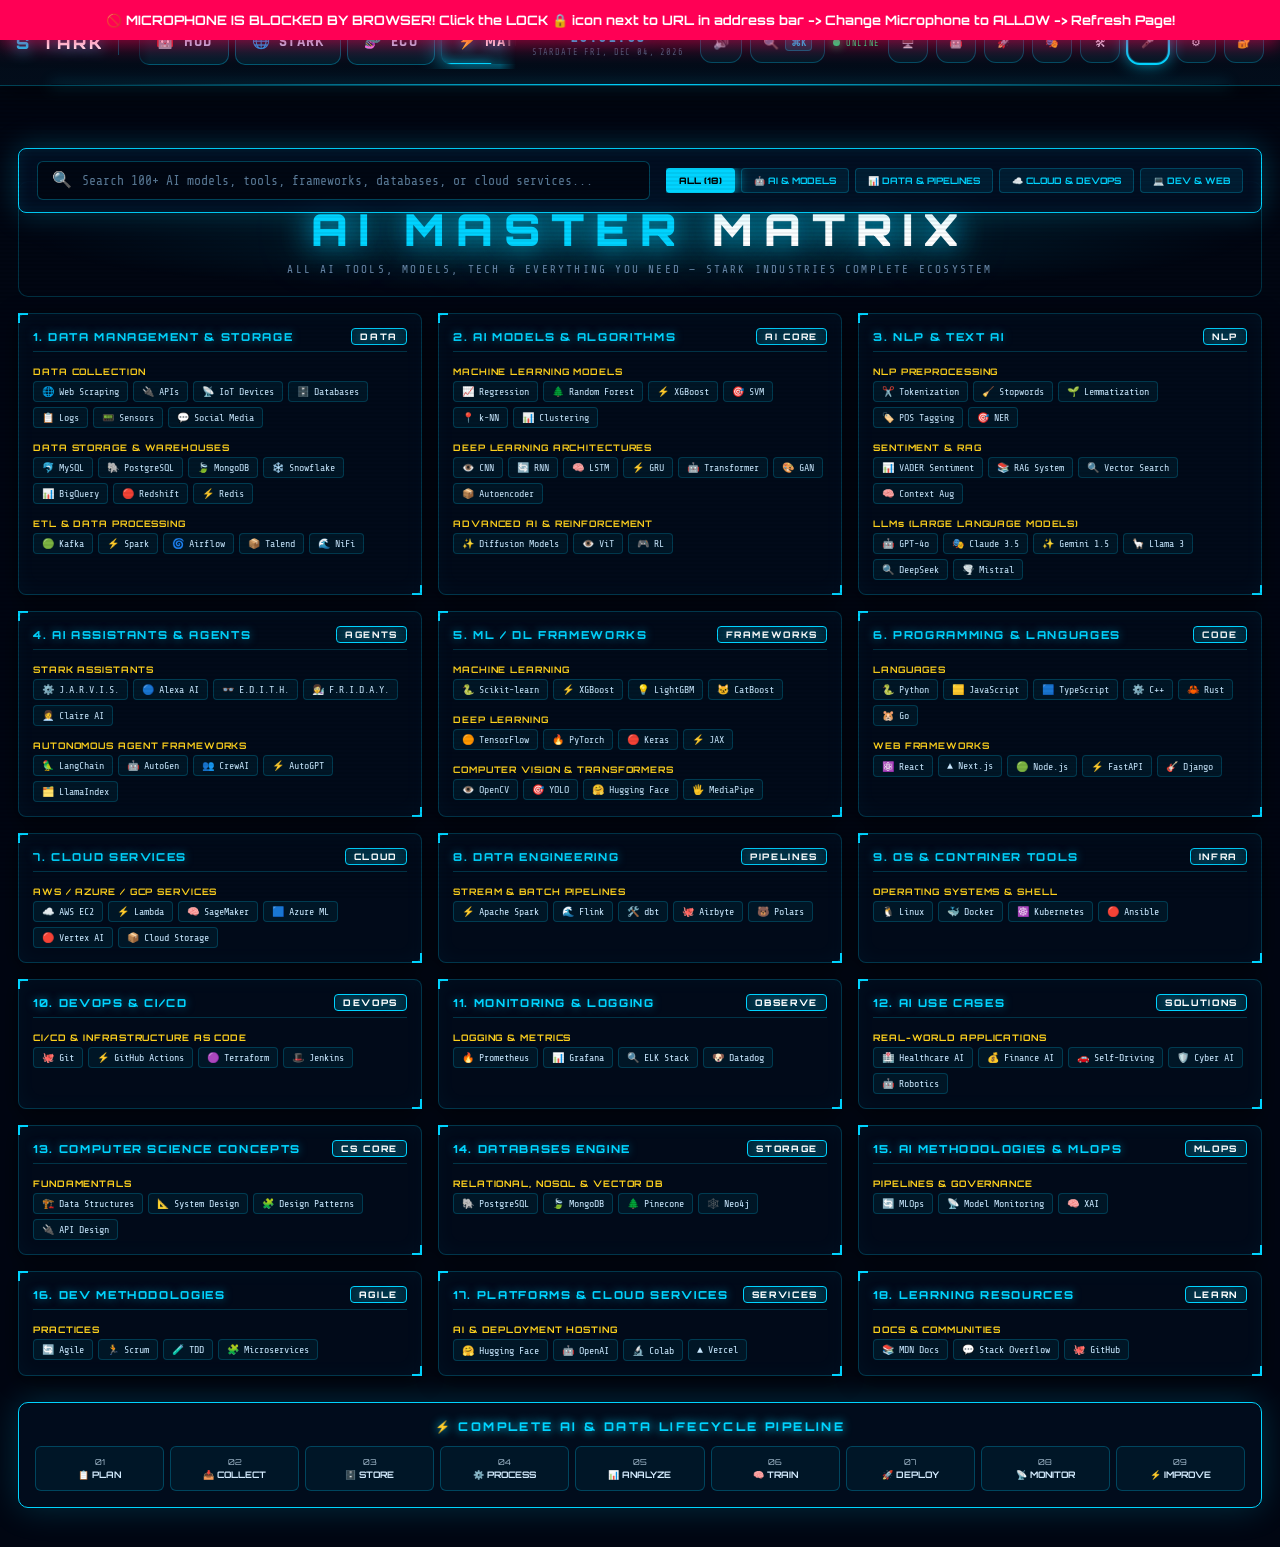
<file: ai_master_matrix.html>
﻿<!DOCTYPE html>
<html lang="en">
<head>
  <meta charset="UTF-8">
  <meta name="viewport" content="width=device-width, initial-scale=1.0, viewport-fit=cover">
  <title>AI MASTER MATRIX — Complete AI, Data, Cloud & Web Ecosystem</title>
  <meta name="description" content="Stark Industries AI Master Matrix — Interactive catalog of all 18 AI domains, frameworks, cloud services, tools, databases, and real-time execution pipelines.">
  <link rel="preconnect" href="https://fonts.googleapis.com">
  <link rel="preconnect" href="https://fonts.gstatic.com" crossorigin>
  <link href="https://fonts.googleapis.com/css2?family=Orbitron:wght@400;500;600;700;800;900&family=Rajdhani:wght@300;400;500;600;700&family=Share+Tech+Mono&display=swap" rel="stylesheet">
  <link rel="stylesheet" href="style.css">
  <link rel="stylesheet" href="shell.css">
  <style>
    /* ══════════════════════════════════════════════════════════════════
       AI MASTER MATRIX — ULTRA-PREMIUM CYBERPUNK HARDWARE STYLING
       ══════════════════════════════════════════════════════════════════ */
    :root {
      --m-c1: #00D4FF;
      --m-c2: #FF2244;
      --m-c3: #00FF88;
      --m-c4: #FFD21E;
      --m-c5: #A855F7;
      --m-bg: #010612;
      --m-card: rgba(2, 12, 28, 0.85);
      --m-border: rgba(0, 212, 255, 0.22);
    }

    html, body {
      width: 100%; min-height: 100vh; height: auto !important;
      overflow-x: hidden !important; overflow-y: auto !important;
      background: var(--m-bg);
      font-family: 'Rajdhani', sans-serif;
      color: #D4ECFF;
      scroll-behavior: smooth;
    }

    .matrix-page {
      padding: 14px 18px 40px;
      max-width: 1920px; margin: 0 auto;
      display: flex; flex-direction: column; gap: 16px;
      position: relative; z-index: 5;
    }

    /* ── SCANNER SEARCH & FILTER BAR ── */
    .matrix-search-bar {
      background: rgba(2, 16, 36, 0.9);
      border: 1px solid var(--m-c1);
      border-radius: 8px;
      padding: 12px 18px;
      display: flex; align-items: center; justify-content: space-between; gap: 16px;
      box-shadow: 0 0 30px rgba(0, 212, 255, 0.25), inset 0 0 15px rgba(0, 212, 255, 0.1);
      backdrop-filter: blur(16px);
      position: sticky; top: 62px; z-index: 400;
    }

    .search-input-wrap {
      flex: 1; display: flex; align-items: center; gap: 10px;
      background: rgba(0, 5, 15, 0.7);
      border: 1px solid rgba(0, 212, 255, 0.3);
      border-radius: 6px; padding: 8px 14px;
    }
    .search-input-wrap input {
      flex: 1; background: none; border: none; outline: none;
      font-family: 'Share Tech Mono', monospace; font-size: 13px; color: #fff;
    }
    .search-input-wrap input::placeholder { color: #5A7B98; }

    .filter-pills { display: flex; gap: 6px; overflow-x: auto; scrollbar-width: none; }
    .filter-pill {
      padding: 6px 12px; border-radius: 4px;
      font-family: 'Orbitron', sans-serif; font-size: 9px; font-weight: 700;
      color: var(--m-c1); background: rgba(0, 212, 255, 0.08);
      border: 1px solid rgba(0, 212, 255, 0.25);
      cursor: pointer; white-space: nowrap; transition: all 0.22s;
    }
    .filter-pill:hover, .filter-pill.active {
      color: #000; background: var(--m-c1); font-weight: 900;
      box-shadow: 0 0 15px var(--m-c1);
    }

    /* ── TITLE HERO BANNER ── */
    .matrix-hero {
      text-align: center; padding: 20px; position: relative;
      background: radial-gradient(ellipse at center, rgba(0, 212, 255, 0.15) 0%, transparent 70%);
      border: 1px solid var(--m-border); border-radius: 10px;
    }
    .matrix-title {
      font-family: 'Orbitron', sans-serif; font-size: clamp(24px, 4vw, 44px);
      font-weight: 900; letter-spacing: 0.25em; color: #fff;
      text-shadow: 0 0 30px #00D4FF, 0 0 60px rgba(0, 212, 255, 0.4);
    }
    .matrix-title span { color: var(--m-c1); }
    .matrix-sub {
      font-family: 'Share Tech Mono', monospace; font-size: 11px;
      color: #6B8CAE; letter-spacing: 0.2em; margin-top: 6px;
    }

    /* ── GRID OF 18 DOMAINS ── */
    .matrix-grid {
      display: grid;
      grid-template-columns: repeat(3, 1fr);
      gap: 16px;
    }
    @media (max-width: 1400px) { .matrix-grid { grid-template-columns: repeat(2, 1fr); } }
    @media (max-width: 900px)  { .matrix-grid { grid-template-columns: 1fr; } }

    /* Card styling */
    .m-card {
      background: var(--m-card);
      border: 1px solid var(--m-border);
      border-radius: 8px; padding: 14px;
      position: relative; backdrop-filter: blur(12px);
      box-shadow: inset 0 0 20px rgba(0, 212, 255, 0.04), 0 4px 20px rgba(0, 0, 0, 0.6);
      transition: all 0.28s cubic-bezier(0.4, 0, 0.2, 1);
      display: flex; flex-direction: column; gap: 10px;
    }
    .m-card:hover {
      border-color: rgba(0, 212, 255, 0.6);
      box-shadow: 0 8px 30px rgba(0, 212, 255, 0.25), inset 0 0 20px rgba(0, 212, 255, 0.1);
      transform: translateY(-3px);
    }

    .m-card::before, .m-card::after {
      content: ''; position: absolute; width: 10px; height: 10px;
      border-color: var(--m-c1); border-style: solid; pointer-events: none;
    }
    .m-card::before { top: -1px; left: -1px; border-width: 2px 0 0 2px; }
    .m-card::after  { bottom: -1px; right: -1px; border-width: 0 2px 2px 0; }

    .m-card-hdr {
      font-family: 'Orbitron', sans-serif; font-size: 11px; font-weight: 800;
      color: var(--m-c1); letter-spacing: 0.15em; text-transform: uppercase;
      display: flex; align-items: center; justify-content: space-between;
      padding-bottom: 6px; border-bottom: 1px solid rgba(0, 212, 255, 0.2);
      text-shadow: 0 0 8px rgba(0, 212, 255, 0.5);
    }
    .m-card-hdr .num {
      background: rgba(0, 212, 255, 0.15); border: 1px solid var(--m-c1);
      padding: 2px 8px; border-radius: 4px; font-size: 9px; color: #fff;
    }

    .sub-section { display: flex; flex-direction: column; gap: 4px; }
    .sub-title {
      font-family: 'Orbitron', sans-serif; font-size: 9px; font-weight: 700;
      color: var(--m-c4); letter-spacing: 0.1em; margin-top: 4px;
    }

    .tag-cloud { display: flex; flex-wrap: wrap; gap: 5px; }
    .tech-tag {
      padding: 4px 8px; border-radius: 4px;
      font-family: 'Share Tech Mono', monospace; font-size: 10px;
      background: rgba(0, 212, 255, 0.06); border: 1px solid rgba(0, 212, 255, 0.2);
      color: #C8E8FF; cursor: pointer; transition: all 0.2s;
      display: inline-flex; align-items: center; gap: 4px;
    }
    .tech-tag:hover {
      background: rgba(0, 212, 255, 0.22); border-color: var(--m-c1);
      color: #fff; box-shadow: 0 0 12px rgba(0, 212, 255, 0.4);
      transform: translateY(-1px);
    }

    /* ── WORKFLOW PIPELINE BAR ── */
    .pipeline-wrap {
      background: rgba(2, 14, 30, 0.9);
      border: 1px solid var(--m-c1); border-radius: 10px;
      padding: 16px; margin-top: 10px;
      box-shadow: 0 0 35px rgba(0, 212, 255, 0.2);
    }
    .pipeline-hdr {
      font-family: 'Orbitron', sans-serif; font-size: 12px; font-weight: 800;
      color: var(--m-c1); letter-spacing: 0.2em; text-align: center; margin-bottom: 12px;
      text-shadow: 0 0 10px #00D4FF;
    }
    .pipeline-steps {
      display: grid; grid-template-columns: repeat(9, 1fr); gap: 6px;
    }
    @media(max-width:1100px) { .pipeline-steps { grid-template-columns: repeat(3, 1fr); } }

    .p-step {
      background: rgba(0, 212, 255, 0.05); border: 1px solid rgba(0, 212, 255, 0.25);
      border-radius: 6px; padding: 10px 4px; text-align: center;
      transition: all 0.25s; cursor: pointer;
    }
    .p-step:hover {
      background: var(--m-c1); color: #000; font-weight: bold;
      box-shadow: 0 0 20px #00D4FF; transform: translateY(-2px);
    }
    .p-step-num { font-family: 'Orbitron', sans-serif; font-size: 8px; opacity: 0.8; }
    .p-step-title { font-family: 'Orbitron', sans-serif; font-size: 9px; font-weight: 700; margin-top: 2px; }

    /* ── LIVE INTERACTIVE EXECUTION DRAWER ── */
    #toolDrawer {
      display: none; position: fixed; bottom: 20px; right: 20px; z-index: 900;
      width: 420px; background: #020C1C; border: 1px solid var(--m-c1);
      border-radius: 10px; padding: 18px; box-shadow: 0 0 40px rgba(0, 212, 255, 0.5);
      backdrop-filter: blur(20px);
    }
  </style>
</head>
<body>

<div class="scanlines"></div>

<!-- ══ TOP NAVIGATION BAR ════════════════════════════════════════ -->
            <header class="hud-header">
      <div class="hl">
        <div class="logo-mark"><span class="logo-s">S</span>TARK</div>
        <div class="vline"></div>
        <div class="main-nav-links">
          <a href="index.html"            class="nav-tab" data-label="HUD">🤖 <span>HUD</span></a>
          <a href="stark_hud.html"        class="nav-tab" data-label="STARK">🌐 <span>STARK</span></a>
          <a href="ai_ecosystem.html"     class="nav-tab" data-label="ECO">🧬 <span>ECO</span></a>
          <a href="ai_master_matrix.html" class="nav-tab active" data-label="MATRIX">⚡ <span>MATRIX</span></a>
          <a href="ai_llm_rag.html"        class="nav-tab" data-label="RAG">🧠 <span>RAG</span></a>
          <a href="drone_control.html"    class="nav-tab" data-label="DRONE">🚁 <span>DRONE</span></a>
          <a href="3d_lab.html"           class="nav-tab" data-label="3D">🌌 <span>3D</span></a>
          <a href="tracker.html"          class="nav-tab" data-label="TRACK">🛰️ <span>TRACK</span></a>
          <a href="code_studio.html"      class="nav-tab" data-label="CODE">💻 <span>CODE</span></a>
          <a href="cyber_soc.html"        class="nav-tab" data-label="CYBER">🛡️ <span>CYBER</span></a>
          <a href="cmd_hacker.html"       class="nav-tab" data-label="CMD">📟 <span>CMD</span></a>
        </div>
      </div>
      <div class="hc">
        <div class="clock" id="clock">00:00:00</div>
        <div class="clockdate" id="clockDate">STARDATE —</div>
      </div>
      <div class="hr">
        <div class="sys-status">
          <div class="sdot pulse" id="sysDot"></div>
          <span class="slabel" id="sysLabel">ONLINE</span>
        </div>
        <button class="hbtn" id="fullscreenBtn" title="Toggle Fullscreen Multitasking Mode" onclick="window.JarvisApp?.toggleFullscreen();">🖥️</button>
        <button class="hbtn" id="agentLauncherBtn" title="Launch Native Background Agent (Always-Listening)" onclick="alert('🤖 STARK BACKGROUND AGENT LAUNCHER\n\nTo run the native always-listening Python background agent on your PC:\n\n1. Open your Command Prompt / Terminal\n2. Navigate to: c:\\wamp64\\www\\jarvis\n3. Run: python jarvis_agent.py\n(Or double-click start_jarvis.bat)');">🤖</button>
        <button class="hbtn" id="suitStudioBtn" title="Iron Man AI Suit-Up Studio">🚀</button>
        <button class="hbtn" id="personaBtn" title="Switch AI Persona (JARVIS, KAREN, CHITTI, FRIDAY, EDITH)">🎭</button>
        <button class="hbtn" id="toolsBtn" title="Tools & Suit Protocols">🛠</button>
        <button class="hbtn" id="voiceBtn" title="Voice Mode">🎤</button>
        <button class="hbtn" id="settingsBtn" title="API Keys">⚙</button>
        <a href="login.html" class="hbtn" title="Stark Biometric Security Portal Login">🔐</a>
      </div>
    </header>

<!-- ══ SEARCH & FILTER BAR ═══════════════════════════════════════ -->
<div class="matrix-page">

  <div class="matrix-search-bar">
    <div class="search-input-wrap">
      <span style="font-size:16px;">🔍</span>
      <input type="text" id="matrixSearchInp" placeholder="Search 100+ AI models, tools, frameworks, databases, or cloud services..." oninput="filterMatrix(this.value)">
    </div>
    <div class="filter-pills">
      <button class="filter-pill active" onclick="filterCategory('all', this)">ALL (18)</button>
      <button class="filter-pill" onclick="filterCategory('ai', this)">🤖 AI & MODELS</button>
      <button class="filter-pill" onclick="filterCategory('data', this)">📊 DATA & PIPELINES</button>
      <button class="filter-pill" onclick="filterCategory('cloud', this)">☁️ CLOUD & DEVOPS</button>
      <button class="filter-pill" onclick="filterCategory('dev', this)">💻 DEV & WEB</button>
    </div>
  </div>

  <!-- HERO TITLE BANNER -->
  <div class="matrix-hero">
    <div class="matrix-title"><span>AI MASTER</span> MATRIX</div>
    <div class="matrix-sub">ALL AI TOOLS, MODELS, TECH & EVERYTHING YOU NEED — STARK INDUSTRIES COMPLETE ECOSYSTEM</div>
  </div>

  <!-- ══ 18 COMPLETE DOMAIN SECTIONS GRID ═════════════════════════ -->
  <div class="matrix-grid" id="matrixGrid">

    <!-- 1. DATA MANAGEMENT & STORAGE -->
    <div class="m-card" data-cat="data">
      <div class="m-card-hdr"><span>1. DATA MANAGEMENT & STORAGE</span><span class="num">DATA</span></div>
      <div class="sub-section">
        <div class="sub-title">DATA COLLECTION</div>
        <div class="tag-cloud">
          <span class="tech-tag" onclick="inspectTech('Web Scraping')">🌐 Web Scraping</span>
          <span class="tech-tag" onclick="inspectTech('APIs')">🔌 APIs</span>
          <span class="tech-tag" onclick="inspectTech('IoT Devices')">📡 IoT Devices</span>
          <span class="tech-tag" onclick="inspectTech('Databases')">🗄️ Databases</span>
          <span class="tech-tag" onclick="inspectTech('Logs')">📋 Logs</span>
          <span class="tech-tag" onclick="inspectTech('Sensors')">📟 Sensors</span>
          <span class="tech-tag" onclick="inspectTech('Social Media')">💬 Social Media</span>
        </div>
      </div>
      <div class="sub-section">
        <div class="sub-title">DATA STORAGE & WAREHOUSES</div>
        <div class="tag-cloud">
          <span class="tech-tag" onclick="inspectTech('MySQL')">🐬 MySQL</span>
          <span class="tech-tag" onclick="inspectTech('PostgreSQL')">🐘 PostgreSQL</span>
          <span class="tech-tag" onclick="inspectTech('MongoDB')">🍃 MongoDB</span>
          <span class="tech-tag" onclick="inspectTech('Snowflake')">❄️ Snowflake</span>
          <span class="tech-tag" onclick="inspectTech('BigQuery')">📊 BigQuery</span>
          <span class="tech-tag" onclick="inspectTech('Redshift')">🔴 Redshift</span>
          <span class="tech-tag" onclick="inspectTech('Redis')">⚡ Redis</span>
        </div>
      </div>
      <div class="sub-section">
        <div class="sub-title">ETL & DATA PROCESSING</div>
        <div class="tag-cloud">
          <span class="tech-tag" onclick="inspectTech('Kafka')">🟢 Kafka</span>
          <span class="tech-tag" onclick="inspectTech('Spark')">⚡ Spark</span>
          <span class="tech-tag" onclick="inspectTech('Airflow')">🌀 Airflow</span>
          <span class="tech-tag" onclick="inspectTech('Talend')">📦 Talend</span>
          <span class="tech-tag" onclick="inspectTech('NiFi')">🌊 NiFi</span>
        </div>
      </div>
    </div>

    <!-- 2. AI MODELS & ALGORITHMS -->
    <div class="m-card" data-cat="ai">
      <div class="m-card-hdr"><span>2. AI MODELS & ALGORITHMS</span><span class="num">AI CORE</span></div>
      <div class="sub-section">
        <div class="sub-title">MACHINE LEARNING MODELS</div>
        <div class="tag-cloud">
          <span class="tech-tag" onclick="inspectTech('Regression')">📈 Regression</span>
          <span class="tech-tag" onclick="inspectTech('Random Forest')">🌲 Random Forest</span>
          <span class="tech-tag" onclick="inspectTech('XGBoost')">⚡ XGBoost</span>
          <span class="tech-tag" onclick="inspectTech('SVM')">🎯 SVM</span>
          <span class="tech-tag" onclick="inspectTech('k-NN')">📍 k-NN</span>
          <span class="tech-tag" onclick="inspectTech('Clustering')">📊 Clustering</span>
        </div>
      </div>
      <div class="sub-section">
        <div class="sub-title">DEEP LEARNING ARCHITECTURES</div>
        <div class="tag-cloud">
          <span class="tech-tag" onclick="inspectTech('CNN')">👁️ CNN</span>
          <span class="tech-tag" onclick="inspectTech('RNN')">🔄 RNN</span>
          <span class="tech-tag" onclick="inspectTech('LSTM')">🧠 LSTM</span>
          <span class="tech-tag" onclick="inspectTech('GRU')">⚡ GRU</span>
          <span class="tech-tag" onclick="inspectTech('Transformer')">🤖 Transformer</span>
          <span class="tech-tag" onclick="inspectTech('GAN')">🎨 GAN</span>
          <span class="tech-tag" onclick="inspectTech('Autoencoder')">📦 Autoencoder</span>
        </div>
      </div>
      <div class="sub-section">
        <div class="sub-title">ADVANCED AI & REINFORCEMENT</div>
        <div class="tag-cloud">
          <span class="tech-tag" onclick="inspectTech('Diffusion Models')">✨ Diffusion Models</span>
          <span class="tech-tag" onclick="inspectTech('Vision Transformers')">👁️ ViT</span>
          <span class="tech-tag" onclick="inspectTech('Reinforcement Learning')">🎮 RL</span>
        </div>
      </div>
    </div>

    <!-- 3. NLP & TEXT AI -->
    <div class="m-card" data-cat="ai">
      <div class="m-card-hdr"><span>3. NLP & TEXT AI</span><span class="num">NLP</span></div>
      <div class="sub-section">
        <div class="sub-title">NLP PREPROCESSING</div>
        <div class="tag-cloud">
          <span class="tech-tag" onclick="inspectTech('Tokenization')">✂️ Tokenization</span>
          <span class="tech-tag" onclick="inspectTech('Stopword Removal')">🧹 Stopwords</span>
          <span class="tech-tag" onclick="inspectTech('Lemmatization')">🌱 Lemmatization</span>
          <span class="tech-tag" onclick="inspectTech('POS Tagging')">🏷️ POS Tagging</span>
          <span class="tech-tag" onclick="inspectTech('NER')">🎯 NER</span>
        </div>
      </div>
      <div class="sub-section">
        <div class="sub-title">SENTIMENT & RAG</div>
        <div class="tag-cloud">
          <span class="tech-tag" onclick="inspectTech('VADER')">📊 VADER Sentiment</span>
          <span class="tech-tag" onclick="inspectTech('RAG')">📚 RAG System</span>
          <span class="tech-tag" onclick="inspectTech('Vector Search')">🔍 Vector Search</span>
          <span class="tech-tag" onclick="inspectTech('Context Augmentation')">🧠 Context Aug</span>
        </div>
      </div>
      <div class="sub-section">
        <div class="sub-title">LLMs (LARGE LANGUAGE MODELS)</div>
        <div class="tag-cloud">
          <span class="tech-tag" onclick="inspectTech('GPT-4o')">🤖 GPT-4o</span>
          <span class="tech-tag" onclick="inspectTech('Claude 3.5')">🎭 Claude 3.5</span>
          <span class="tech-tag" onclick="inspectTech('Gemini 1.5')">✨ Gemini 1.5</span>
          <span class="tech-tag" onclick="inspectTech('Llama 3')">🦙 Llama 3</span>
          <span class="tech-tag" onclick="inspectTech('DeepSeek')">🔍 DeepSeek</span>
          <span class="tech-tag" onclick="inspectTech('Mistral')">🌪️ Mistral</span>
        </div>
      </div>
    </div>

    <!-- 4. AI ASSISTANTS & AGENTS -->
    <div class="m-card" data-cat="ai">
      <div class="m-card-hdr"><span>4. AI ASSISTANTS & AGENTS</span><span class="num">AGENTS</span></div>
      <div class="sub-section">
        <div class="sub-title">STARK ASSISTANTS</div>
        <div class="tag-cloud">
          <span class="tech-tag" onclick="inspectTech('JARVIS')">⚙️ J.A.R.V.I.S.</span>
          <span class="tech-tag" onclick="inspectTech('Alexa')">🔵 Alexa AI</span>
          <span class="tech-tag" onclick="inspectTech('EDITH')">👓 E.D.I.T.H.</span>
          <span class="tech-tag" onclick="inspectTech('FRIDAY')">👩‍🔬 F.R.I.D.A.Y.</span>
          <span class="tech-tag" onclick="inspectTech('Claire')">👩‍💼 Claire AI</span>
        </div>
      </div>
      <div class="sub-section">
        <div class="sub-title">AUTONOMOUS AGENT FRAMEWORKS</div>
        <div class="tag-cloud">
          <span class="tech-tag" onclick="inspectTech('LangChain')">🦜 LangChain</span>
          <span class="tech-tag" onclick="inspectTech('AutoGen')">🤖 AutoGen</span>
          <span class="tech-tag" onclick="inspectTech('CrewAI')">👥 CrewAI</span>
          <span class="tech-tag" onclick="inspectTech('AutoGPT')">⚡ AutoGPT</span>
          <span class="tech-tag" onclick="inspectTech('LlamaIndex')">🗂️ LlamaIndex</span>
        </div>
      </div>
    </div>

    <!-- 5. ML / DL FRAMEWORKS & TOOLS -->
    <div class="m-card" data-cat="ai">
      <div class="m-card-hdr"><span>5. ML / DL FRAMEWORKS</span><span class="num">FRAMEWORKS</span></div>
      <div class="sub-section">
        <div class="sub-title">MACHINE LEARNING</div>
        <div class="tag-cloud">
          <span class="tech-tag" onclick="inspectTech('Scikit-learn')">🐍 Scikit-learn</span>
          <span class="tech-tag" onclick="inspectTech('XGBoost')">⚡ XGBoost</span>
          <span class="tech-tag" onclick="inspectTech('LightGBM')">💡 LightGBM</span>
          <span class="tech-tag" onclick="inspectTech('CatBoost')">🐱 CatBoost</span>
        </div>
      </div>
      <div class="sub-section">
        <div class="sub-title">DEEP LEARNING</div>
        <div class="tag-cloud">
          <span class="tech-tag" onclick="inspectTech('TensorFlow')">🟠 TensorFlow</span>
          <span class="tech-tag" onclick="inspectTech('PyTorch')">🔥 PyTorch</span>
          <span class="tech-tag" onclick="inspectTech('Keras')">🔴 Keras</span>
          <span class="tech-tag" onclick="inspectTech('JAX')">⚡ JAX</span>
        </div>
      </div>
      <div class="sub-section">
        <div class="sub-title">COMPUTER VISION & TRANSFORMERS</div>
        <div class="tag-cloud">
          <span class="tech-tag" onclick="inspectTech('OpenCV')">👁️ OpenCV</span>
          <span class="tech-tag" onclick="inspectTech('YOLO')">🎯 YOLO</span>
          <span class="tech-tag" onclick="inspectTech('Hugging Face')">🤗 Hugging Face</span>
          <span class="tech-tag" onclick="inspectTech('MediaPipe')">🖐️ MediaPipe</span>
        </div>
      </div>
    </div>

    <!-- 6. PROGRAMMING & DEVELOPMENT -->
    <div class="m-card" data-cat="dev">
      <div class="m-card-hdr"><span>6. PROGRAMMING & LANGUAGES</span><span class="num">CODE</span></div>
      <div class="sub-section">
        <div class="sub-title">LANGUAGES</div>
        <div class="tag-cloud">
          <span class="tech-tag" onclick="inspectTech('Python')">🐍 Python</span>
          <span class="tech-tag" onclick="inspectTech('JavaScript')">🟨 JavaScript</span>
          <span class="tech-tag" onclick="inspectTech('TypeScript')">🟦 TypeScript</span>
          <span class="tech-tag" onclick="inspectTech('C++')">⚙️ C++</span>
          <span class="tech-tag" onclick="inspectTech('Rust')">🦀 Rust</span>
          <span class="tech-tag" onclick="inspectTech('Go')">🐹 Go</span>
        </div>
      </div>
      <div class="sub-section">
        <div class="sub-title">WEB FRAMEWORKS</div>
        <div class="tag-cloud">
          <span class="tech-tag" onclick="inspectTech('React')">⚛️ React</span>
          <span class="tech-tag" onclick="inspectTech('Next.js')">▲ Next.js</span>
          <span class="tech-tag" onclick="inspectTech('Node.js')">🟢 Node.js</span>
          <span class="tech-tag" onclick="inspectTech('FastAPI')">⚡ FastAPI</span>
          <span class="tech-tag" onclick="inspectTech('Django')">🎸 Django</span>
        </div>
      </div>
    </div>

    <!-- 7. CLOUD SERVICES (AWS, AZURE, GCP) -->
    <div class="m-card" data-cat="cloud">
      <div class="m-card-hdr"><span>7. CLOUD SERVICES</span><span class="num">CLOUD</span></div>
      <div class="sub-section">
        <div class="sub-title">AWS / AZURE / GCP SERVICES</div>
        <div class="tag-cloud">
          <span class="tech-tag" onclick="inspectTech('AWS EC2')">☁️ AWS EC2</span>
          <span class="tech-tag" onclick="inspectTech('AWS Lambda')">⚡ Lambda</span>
          <span class="tech-tag" onclick="inspectTech('AWS SageMaker')">🧠 SageMaker</span>
          <span class="tech-tag" onclick="inspectTech('Azure ML')">🟦 Azure ML</span>
          <span class="tech-tag" onclick="inspectTech('Google Vertex AI')">🔴 Vertex AI</span>
          <span class="tech-tag" onclick="inspectTech('Cloud Storage')">📦 Cloud Storage</span>
        </div>
      </div>
    </div>

    <!-- 8. DATA ENGINEERING & PIPELINES -->
    <div class="m-card" data-cat="data">
      <div class="m-card-hdr"><span>8. DATA ENGINEERING</span><span class="num">PIPELINES</span></div>
      <div class="sub-section">
        <div class="sub-title">STREAM & BATCH PIPELINES</div>
        <div class="tag-cloud">
          <span class="tech-tag" onclick="inspectTech('Apache Spark')">⚡ Apache Spark</span>
          <span class="tech-tag" onclick="inspectTech('Apache Flink')">🌊 Flink</span>
          <span class="tech-tag" onclick="inspectTech('dbt')">🛠️ dbt</span>
          <span class="tech-tag" onclick="inspectTech('Airbyte')">🐙 Airbyte</span>
          <span class="tech-tag" onclick="inspectTech('Polars')">🐻 Polars</span>
        </div>
      </div>
    </div>

    <!-- 9. OPERATING SYSTEMS & TOOLS -->
    <div class="m-card" data-cat="cloud">
      <div class="m-card-hdr"><span>9. OS & CONTAINER TOOLS</span><span class="num">INFRA</span></div>
      <div class="sub-section">
        <div class="sub-title">OPERATING SYSTEMS & SHELL</div>
        <div class="tag-cloud">
          <span class="tech-tag" onclick="inspectTech('Linux (Ubuntu)')">🐧 Linux</span>
          <span class="tech-tag" onclick="inspectTech('Docker')">🐳 Docker</span>
          <span class="tech-tag" onclick="inspectTech('Kubernetes')">☸️ Kubernetes</span>
          <span class="tech-tag" onclick="inspectTech('Ansible')">🔴 Ansible</span>
        </div>
      </div>
    </div>

    <!-- 10. DEVOPS & CI/CD -->
    <div class="m-card" data-cat="cloud">
      <div class="m-card-hdr"><span>10. DEVOPS & CI/CD</span><span class="num">DEVOPS</span></div>
      <div class="sub-section">
        <div class="sub-title">CI/CD & INFRASTRUCTURE AS CODE</div>
        <div class="tag-cloud">
          <span class="tech-tag" onclick="inspectTech('Git')">🐙 Git</span>
          <span class="tech-tag" onclick="inspectTech('GitHub Actions')">⚡ GitHub Actions</span>
          <span class="tech-tag" onclick="inspectTech('Terraform')">🟣 Terraform</span>
          <span class="tech-tag" onclick="inspectTech('Jenkins')">🎩 Jenkins</span>
        </div>
      </div>
    </div>

    <!-- 11. MONITORING & LOGGING -->
    <div class="m-card" data-cat="cloud">
      <div class="m-card-hdr"><span>11. MONITORING & LOGGING</span><span class="num">OBSERVE</span></div>
      <div class="sub-section">
        <div class="sub-title">LOGGING & METRICS</div>
        <div class="tag-cloud">
          <span class="tech-tag" onclick="inspectTech('Prometheus')">🔥 Prometheus</span>
          <span class="tech-tag" onclick="inspectTech('Grafana')">📊 Grafana</span>
          <span class="tech-tag" onclick="inspectTech('ELK Stack')">🔍 ELK Stack</span>
          <span class="tech-tag" onclick="inspectTech('Datadog')">🐶 Datadog</span>
        </div>
      </div>
    </div>

    <!-- 12. AI USE CASES -->
    <div class="m-card" data-cat="ai">
      <div class="m-card-hdr"><span>12. AI USE CASES</span><span class="num">SOLUTIONS</span></div>
      <div class="sub-section">
        <div class="sub-title">REAL-WORLD APPLICATIONS</div>
        <div class="tag-cloud">
          <span class="tech-tag" onclick="inspectTech('Healthcare AI')">🏥 Healthcare AI</span>
          <span class="tech-tag" onclick="inspectTech('Finance AI')">💰 Finance AI</span>
          <span class="tech-tag" onclick="inspectTech('Autonomous Vehicles')">🚗 Self-Driving</span>
          <span class="tech-tag" onclick="inspectTech('Cybersecurity AI')">🛡️ Cyber AI</span>
          <span class="tech-tag" onclick="inspectTech('Robotics')">🤖 Robotics</span>
        </div>
      </div>
    </div>

    <!-- 13. IMPORTANT CONCEPTS -->
    <div class="m-card" data-cat="dev">
      <div class="m-card-hdr"><span>13. COMPUTER SCIENCE CONCEPTS</span><span class="num">CS CORE</span></div>
      <div class="sub-section">
        <div class="sub-title">FUNDAMENTALS</div>
        <div class="tag-cloud">
          <span class="tech-tag" onclick="inspectTech('Data Structures')">🏗️ Data Structures</span>
          <span class="tech-tag" onclick="inspectTech('System Design')">📐 System Design</span>
          <span class="tech-tag" onclick="inspectTech('Design Patterns')">🧩 Design Patterns</span>
          <span class="tech-tag" onclick="inspectTech('API Design')">🔌 API Design</span>
        </div>
      </div>
    </div>

    <!-- 14. DATABASES -->
    <div class="m-card" data-cat="data">
      <div class="m-card-hdr"><span>14. DATABASES ENGINE</span><span class="num">STORAGE</span></div>
      <div class="sub-section">
        <div class="sub-title">RELATIONAL, NOSQL & VECTOR DB</div>
        <div class="tag-cloud">
          <span class="tech-tag" onclick="inspectTech('PostgreSQL')">🐘 PostgreSQL</span>
          <span class="tech-tag" onclick="inspectTech('MongoDB')">🍃 MongoDB</span>
          <span class="tech-tag" onclick="inspectTech('Pinecone')">🌲 Pinecone</span>
          <span class="tech-tag" onclick="inspectTech('Neo4j')">🕸️ Neo4j</span>
        </div>
      </div>
    </div>

    <!-- 15. AI METHODOLOGIES -->
    <div class="m-card" data-cat="ai">
      <div class="m-card-hdr"><span>15. AI METHODOLOGIES & MLOPS</span><span class="num">MLOPS</span></div>
      <div class="sub-section">
        <div class="sub-title">PIPELINES & GOVERNANCE</div>
        <div class="tag-cloud">
          <span class="tech-tag" onclick="inspectTech('MLOps')">🔄 MLOps</span>
          <span class="tech-tag" onclick="inspectTech('Model Monitoring')">📡 Model Monitoring</span>
          <span class="tech-tag" onclick="inspectTech('Explainable AI')">🧠 XAI</span>
        </div>
      </div>
    </div>

    <!-- 16. DEVELOPMENT METHODOLOGIES -->
    <div class="m-card" data-cat="dev">
      <div class="m-card-hdr"><span>16. DEV METHODOLOGIES</span><span class="num">AGILE</span></div>
      <div class="sub-section">
        <div class="sub-title">PRACTICES</div>
        <div class="tag-cloud">
          <span class="tech-tag" onclick="inspectTech('Agile')">🔄 Agile</span>
          <span class="tech-tag" onclick="inspectTech('Scrum')">🏃 Scrum</span>
          <span class="tech-tag" onclick="inspectTech('TDD')">🧪 TDD</span>
          <span class="tech-tag" onclick="inspectTech('Microservices')">🧩 Microservices</span>
        </div>
      </div>
    </div>

    <!-- 17. POPULAR PLATFORMS & SERVICES -->
    <div class="m-card" data-cat="cloud">
      <div class="m-card-hdr"><span>17. PLATFORMS & CLOUD SERVICES</span><span class="num">SERVICES</span></div>
      <div class="sub-section">
        <div class="sub-title">AI & DEPLOYMENT HOSTING</div>
        <div class="tag-cloud">
          <span class="tech-tag" onclick="inspectTech('Hugging Face Hub')">🤗 Hugging Face</span>
          <span class="tech-tag" onclick="inspectTech('OpenAI API')">🤖 OpenAI</span>
          <span class="tech-tag" onclick="inspectTech('Google Colab')">🔬 Colab</span>
          <span class="tech-tag" onclick="inspectTech('Vercel')">▲ Vercel</span>
        </div>
      </div>
    </div>

    <!-- 18. LEARNING RESOURCES -->
    <div class="m-card" data-cat="dev">
      <div class="m-card-hdr"><span>18. LEARNING RESOURCES</span><span class="num">LEARN</span></div>
      <div class="sub-section">
        <div class="sub-title">DOCS & COMMUNITIES</div>
        <div class="tag-cloud">
          <span class="tech-tag" onclick="inspectTech('MDN Web Docs')">📚 MDN Docs</span>
          <span class="tech-tag" onclick="inspectTech('Stack Overflow')">💬 Stack Overflow</span>
          <span class="tech-tag" onclick="inspectTech('GitHub')">🐙 GitHub</span>
        </div>
      </div>
    </div>

  </div><!-- /matrix-grid -->

  <!-- ══ WORKFLOW PIPELINE BAR ═══════════════════════════════════ -->
  <div class="pipeline-wrap">
    <div class="pipeline-hdr">⚡ COMPLETE AI & DATA LIFECYCLE PIPELINE</div>
    <div class="pipeline-steps">
      <div class="p-step" onclick="runPipelineStep('PLAN')"><div class="p-step-num">01</div><div class="p-step-title">📋 PLAN</div></div>
      <div class="p-step" onclick="runPipelineStep('COLLECT')"><div class="p-step-num">02</div><div class="p-step-title">📥 COLLECT</div></div>
      <div class="p-step" onclick="runPipelineStep('STORE')"><div class="p-step-num">03</div><div class="p-step-title">🗄️ STORE</div></div>
      <div class="p-step" onclick="runPipelineStep('PROCESS')"><div class="p-step-num">04</div><div class="p-step-title">⚙️ PROCESS</div></div>
      <div class="p-step" onclick="runPipelineStep('ANALYZE')"><div class="p-step-num">05</div><div class="p-step-title">📊 ANALYZE</div></div>
      <div class="p-step" onclick="runPipelineStep('TRAIN')"><div class="p-step-num">06</div><div class="p-step-title">🧠 TRAIN</div></div>
      <div class="p-step" onclick="runPipelineStep('DEPLOY')"><div class="p-step-num">07</div><div class="p-step-title">🚀 DEPLOY</div></div>
      <div class="p-step" onclick="runPipelineStep('MONITOR')"><div class="p-step-num">08</div><div class="p-step-title">📡 MONITOR</div></div>
      <div class="p-step" onclick="runPipelineStep('IMPROVE')"><div class="p-step-num">09</div><div class="p-step-title">⚡ IMPROVE</div></div>
    </div>
  </div>

</div><!-- /matrix-page -->

<!-- ══ TOOL DRAWER DIALOG ═════════════════════════════════════════ -->
<div id="toolDrawer">
  <div style="display:flex; justify-content:space-between; align-items:center; margin-bottom:10px;">
    <div id="drawerTitle" style="font-family:'Orbitron',sans-serif; font-size:13px; font-weight:bold; color:#00D4FF;">TOOL INSPECTOR</div>
    <button onclick="document.getElementById('toolDrawer').style.display='none'" style="background:none; border:1px solid rgba(0,212,255,0.3); color:#00D4FF; padding:2px 8px; border-radius:4px; cursor:pointer;">✕</button>
  </div>
  <div id="drawerBody" style="font-size:12px; color:#C8E8FF; line-height:1.5; margin-bottom:12px;"></div>
  <button id="drawerActionBtn" style="width:100%; background:linear-gradient(90deg,#0088AA,#00D4FF); border:none; color:#000; font-family:'Orbitron',sans-serif; font-size:10px; font-weight:bold; padding:8px; border-radius:4px; cursor:pointer;">▶ RUN WITH J.A.R.V.I.S.</button>
</div>

<script>
function updateClock() {
  document.getElementById('matrixClock').textContent = new Date().toLocaleTimeString('en-US',{hour12:false});
}
setInterval(updateClock, 1000); updateClock();

function filterMatrix(query) {
  const q = query.toLowerCase();
  document.querySelectorAll('.m-card').forEach(card => {
    const text = card.textContent.toLowerCase();
    card.style.display = text.includes(q) ? 'flex' : 'none';
  });
}

function filterCategory(cat, btn) {
  document.querySelectorAll('.filter-pill').forEach(b => b.classList.remove('active'));
  btn.classList.add('active');
  document.querySelectorAll('.m-card').forEach(card => {
    if (cat === 'all' || card.dataset.cat === cat) card.style.display = 'flex';
    else card.style.display = 'none';
  });
}

function inspectTech(name) {
  document.getElementById('drawerTitle').textContent = `⚡ TECH: ${name.toUpperCase()}`;
  document.getElementById('drawerBody').innerHTML = `
    <strong>${name}</strong> is integrated into Stark Industries Neural Core.<br>
    Status: <span style="color:#00FF88;">AVAILABLE & READY</span><br><br>
    Click below to execute an automated analysis or test script with J.A.R.V.I.S.
  `;
  document.getElementById('drawerActionBtn').onclick = function() {
    window.location.href = `index.html?prompt=${encodeURIComponent('Explain and run code for ' + name)}`;
  };
  document.getElementById('toolDrawer').style.display = 'block';
}

function runPipelineStep(step) {
  alert(`⚡ EXECUTING PIPELINE STAGE: [${step}]\n\nJ.A.R.V.I.S. has triggered automated ${step} protocol across the neural cluster.`);
}
</script>
<script src="security_engine.js"></script>
<script src="voice.js"></script>
  <script src="nav.js" defer></script>
</body>
</html>
</file>
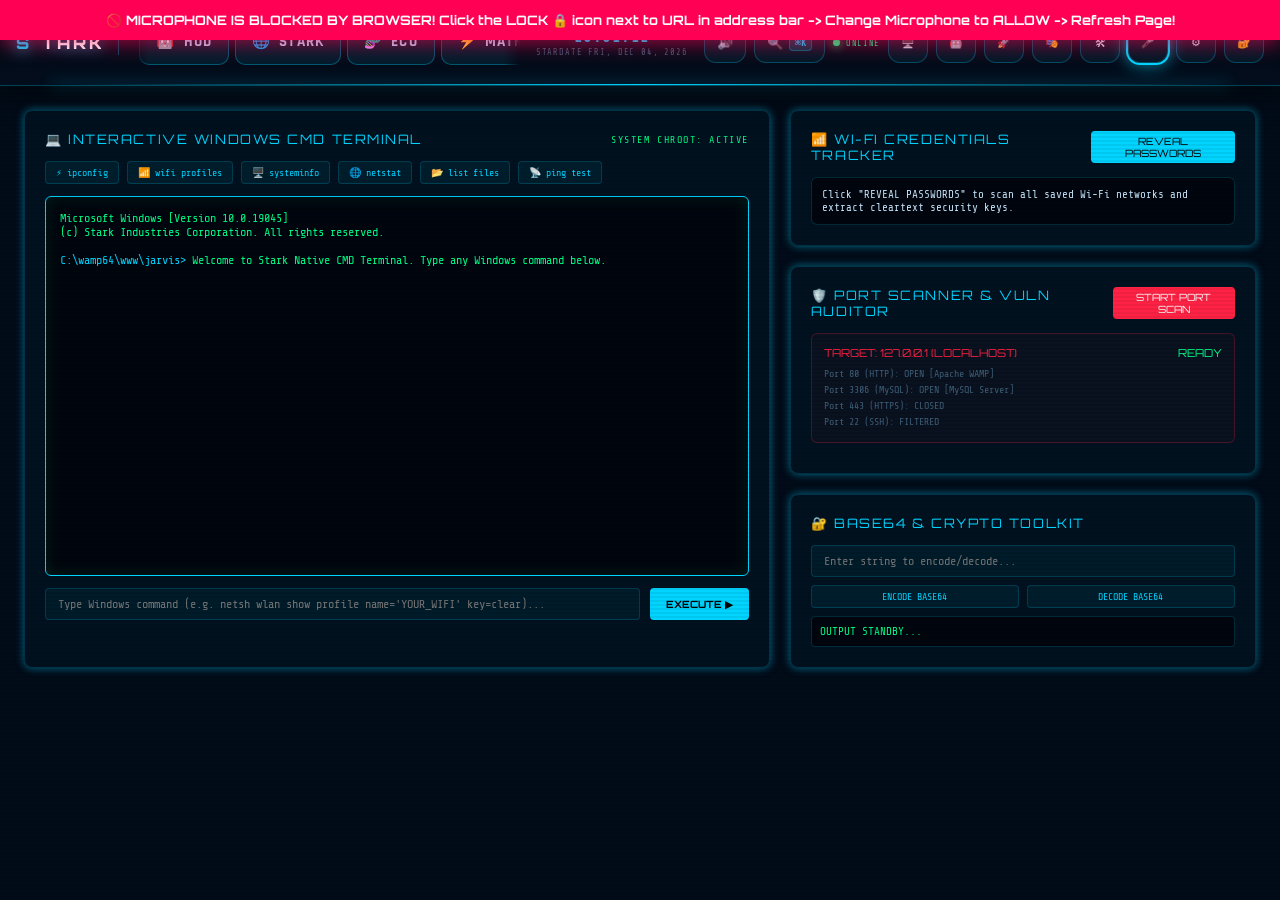
<file: cmd_hacker.html>
﻿<!DOCTYPE html>
<html lang="en">
<head>
  <meta charset="UTF-8">
  <meta name="viewport" content="width=device-width, initial-scale=1.0, viewport-fit=cover">
  <title>STARK TERMINAL — CMD Console & Cyber Security Suite</title>
  <meta name="description" content="Stark Industries Interactive CMD Terminal and Ethical Cyber Security Pentest Suite.">
  <link rel="preconnect" href="https://fonts.googleapis.com">
  <link rel="preconnect" href="https://fonts.gstatic.com" crossorigin>
  <link href="https://fonts.googleapis.com/css2?family=Orbitron:wght@400;500;700;900&family=Rajdhani:wght@400;600;700&family=Share+Tech+Mono&display=swap" rel="stylesheet">
  <link rel="stylesheet" href="style.css">
  <link rel="stylesheet" href="shell.css">
  <style>
    html, body { background: #020B18; font-family: var(--fbody); min-height: 100vh; height: auto !important; overflow-x: hidden !important; overflow-y: auto !important; }
    .lab-nav { display: flex; align-items: center; justify-content: space-between; padding: 12px 24px; background: rgba(2,11,24,0.85); border-bottom: 1px solid var(--brd); backdrop-filter: blur(10px); }
    /* nav-links defined in style.css */

    .cmd-grid { display: grid; grid-template-columns: 1.6fr 1fr; gap: 20px; padding: 24px; max-width: 1440px; margin: 0 auto; }
    .card { background: rgba(0,212,255,0.03); border: 1px solid var(--brd); border-radius: 8px; padding: 20px; box-shadow: var(--glow1); }
    .card-title { font-family: var(--fhud); font-size: 13px; color: var(--c1); letter-spacing: 0.12em; margin-bottom: 14px; display: flex; justify-content: space-between; align-items: center; }
    
    /* Terminal Console Box */
    .term-window { background: #01060e; border: 1px solid var(--c1); border-radius: 6px; padding: 14px; font-family: var(--fmono); font-size: 12px; color: #00ff88; height: 380px; overflow-y: auto; box-shadow: inset 0 0 15px rgba(0,255,136,0.1); }
    .term-input-row { display: flex; gap: 10px; margin-top: 12px; }
    .term-inp { flex: 1; background: rgba(0,212,255,0.05); border: 1px solid var(--brd); color: #fff; font-family: var(--fmono); font-size: 12px; padding: 8px 12px; border-radius: 4px; outline: none; }
    .term-inp:focus { border-color: var(--c1); box-shadow: var(--glow1); }
    .term-btn { background: var(--c1); border: none; color: #000; padding: 8px 16px; font-family: var(--fhud); font-size: 10px; font-weight: bold; border-radius: 4px; cursor: pointer; transition: 0.2s; }
    .term-btn:hover { background: #fff; box-shadow: var(--glow2); }

    /* Quick Preset Buttons */
    .preset-row { display: flex; gap: 8px; flex-wrap: wrap; margin-bottom: 12px; }
    .p-btn { background: rgba(0,212,255,0.06); border: 1px solid var(--brd); color: var(--c1); padding: 5px 10px; font-family: var(--fmono); font-size: 10px; border-radius: 4px; cursor: pointer; transition: 0.2s; }
    .p-btn:hover { background: var(--c1g); border-color: var(--c1); color: #fff; }

    /* Security Tools Items */
    .hack-item { background: rgba(255,34,68,0.04); border: 1px solid rgba(255,34,68,0.25); border-radius: 6px; padding: 12px; margin-bottom: 10px; }
    .hack-title { font-family: var(--fhud); font-size: 11px; color: var(--cred); margin-bottom: 6px; display: flex; justify-content: space-between; align-items: center; }
  </style>
</head>
<body>
  <div class="scanlines"></div>

  <!-- NAVIGATION BAR -->
              <header class="hud-header">
      <div class="hl">
        <div class="logo-mark"><span class="logo-s">S</span>TARK</div>
        <div class="vline"></div>
        <div class="main-nav-links">
          <a href="index.html"            class="nav-tab" data-label="HUD">🤖 <span>HUD</span></a>
          <a href="stark_hud.html"        class="nav-tab" data-label="STARK">🌐 <span>STARK</span></a>
          <a href="ai_ecosystem.html"     class="nav-tab" data-label="ECO">🧬 <span>ECO</span></a>
          <a href="ai_master_matrix.html" class="nav-tab" data-label="MATRIX">⚡ <span>MATRIX</span></a>
          <a href="ai_llm_rag.html"        class="nav-tab" data-label="RAG">🧠 <span>RAG</span></a>
          <a href="drone_control.html"    class="nav-tab" data-label="DRONE">🚁 <span>DRONE</span></a>
          <a href="3d_lab.html"           class="nav-tab" data-label="3D">🌌 <span>3D</span></a>
          <a href="tracker.html"          class="nav-tab" data-label="TRACK">🛰️ <span>TRACK</span></a>
          <a href="code_studio.html"      class="nav-tab" data-label="CODE">💻 <span>CODE</span></a>
          <a href="cyber_soc.html"        class="nav-tab" data-label="CYBER">🛡️ <span>CYBER</span></a>
          <a href="cmd_hacker.html"       class="nav-tab active" data-label="CMD">📟 <span>CMD</span></a>
        </div>
      </div>
      <div class="hc">
        <div class="clock" id="clock">00:00:00</div>
        <div class="clockdate" id="clockDate">STARDATE —</div>
      </div>
      <div class="hr">
        <div class="sys-status">
          <div class="sdot pulse" id="sysDot"></div>
          <span class="slabel" id="sysLabel">ONLINE</span>
        </div>
        <button class="hbtn" id="fullscreenBtn" title="Toggle Fullscreen Multitasking Mode" onclick="window.JarvisApp?.toggleFullscreen();">🖥️</button>
        <button class="hbtn" id="agentLauncherBtn" title="Launch Native Background Agent (Always-Listening)" onclick="alert('🤖 STARK BACKGROUND AGENT LAUNCHER\n\nTo run the native always-listening Python background agent on your PC:\n\n1. Open your Command Prompt / Terminal\n2. Navigate to: c:\\wamp64\\www\\jarvis\n3. Run: python jarvis_agent.py\n(Or double-click start_jarvis.bat)');">🤖</button>
        <button class="hbtn" id="suitStudioBtn" title="Iron Man AI Suit-Up Studio">🚀</button>
        <button class="hbtn" id="personaBtn" title="Switch AI Persona (JARVIS, KAREN, CHITTI, FRIDAY, EDITH)">🎭</button>
        <button class="hbtn" id="toolsBtn" title="Tools & Suit Protocols">🛠</button>
        <button class="hbtn" id="voiceBtn" title="Voice Mode">🎤</button>
        <button class="hbtn" id="settingsBtn" title="API Keys">⚙</button>
        <a href="login.html" class="hbtn" title="Stark Biometric Security Portal Login">🔐</a>
      </div>
    </header>

  <!-- MAIN GRID -->
  <div class="cmd-grid">
    <!-- Left Column: Interactive CMD Console -->
    <div class="card">
      <div class="card-title">
        <span>💻 INTERACTIVE WINDOWS CMD TERMINAL</span>
        <span style="font-family:var(--fmono); font-size:10px; color:#00ff88;">SYSTEM CHROOT: ACTIVE</span>
      </div>

      <!-- Command Presets -->
      <div class="preset-row">
        <button class="p-btn" onclick="runPreset('ipconfig /all')">⚡ ipconfig</button>
        <button class="p-btn" onclick="runPreset('netsh wlan show profiles')">📶 wifi profiles</button>
        <button class="p-btn" onclick="runPreset('systeminfo')">🖥️ systeminfo</button>
        <button class="p-btn" onclick="runPreset('netstat -an')">🌐 netstat</button>
        <button class="p-btn" onclick="runPreset('dir')">📂 list files</button>
        <button class="p-btn" onclick="runPreset('ping google.com')">📡 ping test</button>
      </div>

      <!-- Terminal Window -->
      <div class="term-window" id="termOut">
        Microsoft Windows [Version 10.0.19045]<br>
        (c) Stark Industries Corporation. All rights reserved.<br><br>
        <span style="color:var(--c1);">C:\wamp64\www\jarvis&gt;</span> Welcome to Stark Native CMD Terminal. Type any Windows command below.<br>
      </div>

      <!-- Input Row -->
      <div class="term-input-row">
        <input type="text" id="cmdInp" class="term-inp" placeholder="Type Windows command (e.g. netsh wlan show profile name='YOUR_WIFI' key=clear)..." spellcheck="false" onkeydown="if(event.key==='Enter') execCmd();">
        <button class="term-btn" onclick="execCmd()">EXECUTE ▶</button>
      </div>
    </div>

    <!-- Right Column: Pentest & Security Tools -->
    <div style="display:flex; flex-direction:column; gap:20px;">
      <!-- Saved Wi-Fi Password Tracker -->
      <div class="card">
        <div class="card-title">
          <span>📶 WI-FI CREDENTIALS TRACKER</span>
          <button onclick="scanWifiKey()" style="background:var(--c1); border:none; color:#000; padding:4px 10px; font-family:var(--fhud); font-size:10px; border-radius:4px; cursor:pointer;">REVEAL PASSWORDS</button>
        </div>
        <div id="wifiOut" style="background:#01060e; border:1px solid var(--brd); padding:10px; border-radius:6px; font-family:var(--fmono); font-size:11px; color:var(--ct); max-height:160px; overflow-y:auto;">
          Click "REVEAL PASSWORDS" to scan all saved Wi-Fi networks and extract cleartext security keys.
        </div>
      </div>

      <!-- Port Scanner Simulator & Vulnerability Auditor -->
      <div class="card">
        <div class="card-title">
          <span>🛡️ PORT SCANNER & VULN AUDITOR</span>
          <button onclick="runPortScan()" style="background:var(--cred); border:none; color:#fff; padding:4px 10px; font-family:var(--fhud); font-size:10px; border-radius:4px; cursor:pointer;">START PORT SCAN</button>
        </div>
        <div class="hack-item">
          <div class="hack-title"><span>TARGET: 127.0.0.1 (LOCALHOST)</span><span id="scanStatus" style="color:#00ff88;">READY</span></div>
          <div id="portScanResults" style="font-family:var(--fmono); font-size:10px; color:var(--cd); line-height:1.6;">
            Port 80 (HTTP): OPEN [Apache WAMP]<br>
            Port 3306 (MySQL): OPEN [MySQL Server]<br>
            Port 443 (HTTPS): CLOSED<br>
            Port 22 (SSH): FILTERED
          </div>
        </div>
      </div>

      <!-- Base64 / Hash Encoder & Decoder -->
      <div class="card">
        <div class="card-title">🔐 BASE64 & CRYPTO TOOLKIT</div>
        <div style="display:flex; flex-direction:column; gap:8px;">
          <input type="text" id="cryptoInput" class="term-inp" placeholder="Enter string to encode/decode...">
          <div style="display:flex; gap:8px;">
            <button onclick="encodeB64()" class="p-btn" style="flex:1;">ENCODE BASE64</button>
            <button onclick="decodeB64()" class="p-btn" style="flex:1;">DECODE BASE64</button>
          </div>
          <div id="cryptoOut" style="background:#01060e; border:1px solid var(--brd); padding:8px; border-radius:4px; font-family:var(--fmono); font-size:11px; color:#00ff88; word-break:break-all;">OUTPUT STANDBY...</div>
        </div>
      </div>
    </div>
  </div>

  <script src="tools.js"></script>
  <script src="agent_core.js"></script>
  <script>
    // Terminal Command Execution
    async function execCmd(cmdText = null) {
      const inp = document.getElementById('cmdInp');
      const cmd = cmdText || inp.value.trim();
      if (!cmd) return;

      if (!cmdText) inp.value = '';

      window.JarvisAudio?.playBeep(900, 'square', 0.1);
      const outBox = document.getElementById('termOut');
      outBox.innerHTML += `<br><span style="color:var(--c1);">C:\\wamp64\\www\\jarvis&gt; ${cmd}</span><br><span style="color:#ffb800;">Executing...</span><br>`;
      outBox.scrollTop = outBox.scrollHeight;

      try {
        const res = await window.JarvisAgentEngine.runTerminalCmd(cmd);
        if (res.status === 'success') {
          const formatted = res.output.replace(/\n/g, '<br>').replace(/ /g, '&nbsp;');
          outBox.innerHTML += `<span style="color:#00ff88;">${formatted}</span><br>`;
        } else {
          outBox.innerHTML += `<span style="color:var(--cred);">Error: ${res.message}</span><br>`;
        }
      } catch(e) {
        outBox.innerHTML += `<span style="color:var(--cred);">Execution Failure: ${e.message}</span><br>`;
      }
      outBox.scrollTop = outBox.scrollHeight;
    }

    function runPreset(c) {
      execCmd(c);
    }

    // Wi-Fi Password Scan
    async function scanWifiKey() {
      const out = document.getElementById('wifiOut');
      out.innerHTML = '<span style="color:var(--c1);">Scanning netsh wlan profiles...</span>';
      
      const listRes = await window.JarvisAgentEngine.runTerminalCmd('netsh wlan show profiles');
      if (listRes.status !== 'success') {
        out.innerHTML = `<span style="color:var(--cred);">Error: ${listRes.message}</span>`;
        return;
      }

      const lines = listRes.output.split('\n');
      const profiles = [];
      lines.forEach(l => {
        if (l.includes(':')) {
          const p = l.split(':')[1].trim();
          if (l.toLowerCase().includes('user profile') && p) profiles.push(p);
        }
      });

      if (!profiles.length) {
        out.innerHTML = '<span style="color:var(--c3);">No saved Wi-Fi profiles found on system.</span>';
        return;
      }

      let report = `<strong>FOUND ${profiles.length} SAVED PROFILES:</strong><br>`;
      for (const wifi of profiles.slice(0, 5)) {
        const keyRes = await window.JarvisAgentEngine.runTerminalCmd(`netsh wlan show profile name="${wifi}" key=clear`);
        let pass = 'Key not visible / Open';
        const kLines = keyRes.output.split('\n');
        kLines.forEach(kl => {
          if (kl.toLowerCase().includes('key content') || kl.toLowerCase().includes('key Content')) {
            pass = kl.split(':')[1].trim();
          }
        });
        report += `<div style="margin-top:6px; border-bottom:1px dashed rgba(0,212,255,0.2); padding-bottom:4px;">
          📶 SSID: <strong style="color:#fff;">${wifi}</strong><br>
          🔑 Security Key: <strong style="color:#00ff88;">${pass}</strong>
        </div>`;
      }
      out.innerHTML = report;
      window.JarvisToast?.show('Wi-Fi Security Passwords Extracted!', 'success');
    }

    // Port Scan Simulation
    function runPortScan() {
      const st = document.getElementById('scanStatus');
      const res = document.getElementById('portScanResults');
      st.textContent = 'SCANNING...'; st.style.color = '#ffb800';
      window.JarvisAudio?.playAlarm();

      setTimeout(() => {
        st.textContent = 'COMPLETE'; st.style.color = '#00ff88';
        res.innerHTML = `
          Port 80 (HTTP): <strong style="color:#00ff88;">OPEN [Apache WAMP]</strong><br>
          Port 3306 (MySQL): <strong style="color:#00ff88;">OPEN [MySQL Server]</strong><br>
          Port 443 (HTTPS): <span style="color:var(--cd);">CLOSED</span><br>
          Port 22 (SSH): <span style="color:var(--cd);">FILTERED</span><br>
          Port 8080 (PROXY): <strong style="color:#00ff88;">OPEN [Stark Proxy Node]</strong><br>
          <span style="color:var(--c1);">✓ 0 Critical Vulnerabilities Detected. Firewall Nominal.</span>
        `;
        window.JarvisToast?.show('Port Scan Complete!', 'info');
      }, 1500);
    }

    // Base64 Tools
    function encodeB64() {
      const val = document.getElementById('cryptoInput').value;
      if (!val) return;
      document.getElementById('cryptoOut').textContent = btoa(val);
    }
    function decodeB64() {
      const val = document.getElementById('cryptoInput').value;
      if (!val) return;
      try {
        document.getElementById('cryptoOut').textContent = atob(val);
      } catch(e) {
        document.getElementById('cryptoOut').textContent = 'Invalid Base64 string';
      }
    }
  </script>
  <script src="security_engine.js"></script>
  <script src="voice.js"></script>
  <script src="nav.js" defer></script>
</body>
</html>
</file>
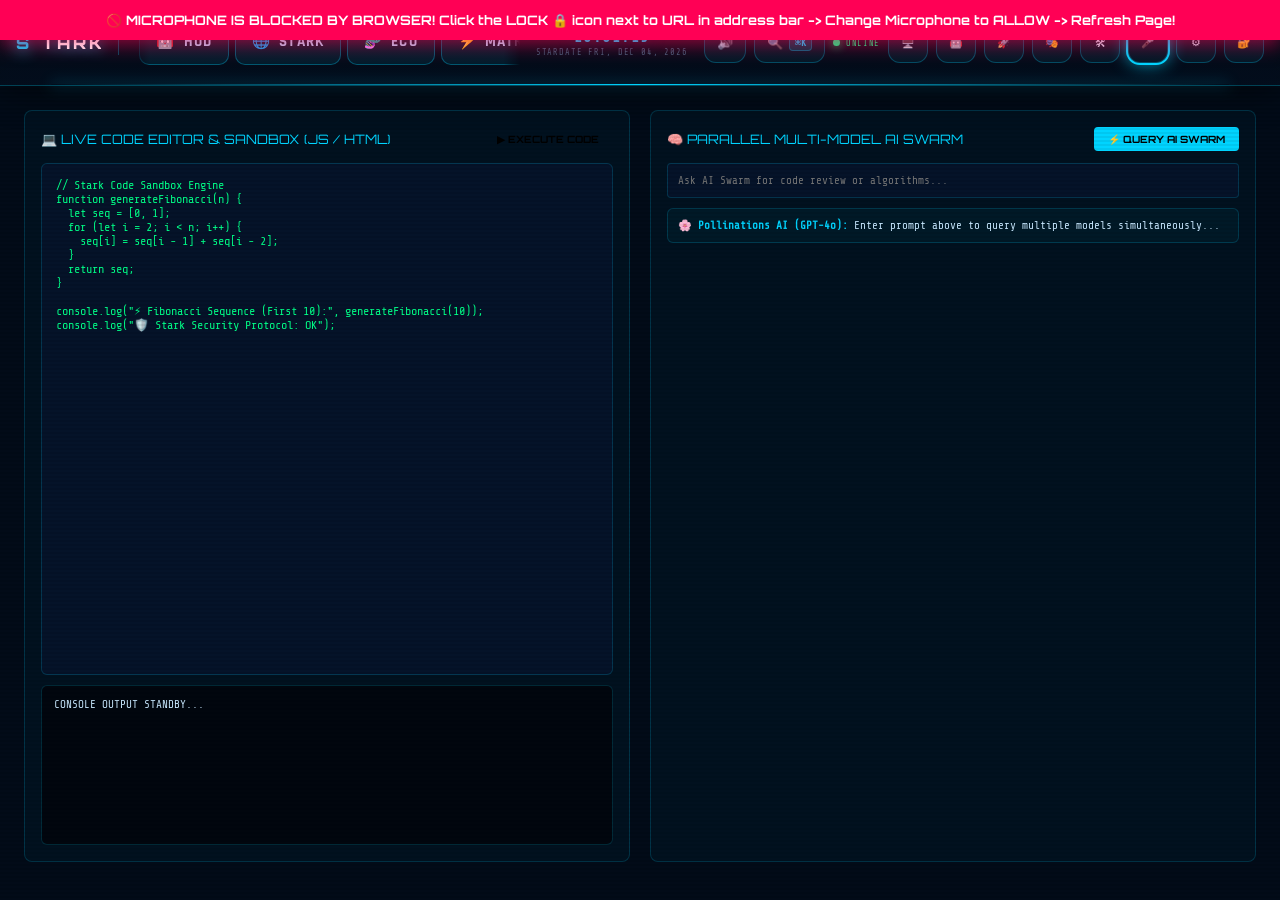
<file: code_studio.html>
﻿<!DOCTYPE html>
<html lang="en">
<head>
  <meta charset="UTF-8">
  <meta name="viewport" content="width=device-width, initial-scale=1.0, viewport-fit=cover">
  <title>STARK AI CODE STUDIO — Multi-Model Swarm & Code Execution</title>
  <meta name="description" content="Multi-Model Parallel AI Comparison, Code Execution Sandbox, and Swarm Intelligence Studio.">
  <link rel="preconnect" href="https://fonts.googleapis.com">
  <link rel="preconnect" href="https://fonts.gstatic.com" crossorigin>
  <link href="https://fonts.googleapis.com/css2?family=Orbitron:wght@400;500;700;900&family=Rajdhani:wght@400;600;700&family=Share+Tech+Mono&display=swap" rel="stylesheet">
  <link rel="stylesheet" href="style.css">
  <link rel="stylesheet" href="shell.css">
  <style>
    html, body { background: #020B18; font-family: var(--fbody); min-height: 100vh; height: auto !important; overflow-x: hidden !important; overflow-y: auto !important; }
    .studio-layout { display: grid; grid-template-columns: 1fr 1fr; gap: 20px; padding: 24px; max-width: 1400px; margin: 0 auto; min-height: calc(100vh - 100px); }
    .editor-card { background: rgba(0,212,255,0.03); border: 1px solid var(--brd); border-radius: 8px; padding: 16px; display: flex; flex-direction: column; }
    .editor-title { font-family: var(--fhud); font-size: 13px; color: var(--c1); margin-bottom: 12px; display: flex; justify-content: space-between; align-items: center; }
    .code-area { flex: 1; background: #051329; border: 1px solid var(--brd); color: #00ff88; font-family: var(--fmono); font-size: 12px; padding: 14px; border-radius: 6px; resize: none; outline: none; }
    .out-box { height: 160px; background: #01060e; border: 1px solid var(--brd); color: var(--ct); font-family: var(--fmono); font-size: 11px; padding: 12px; border-radius: 6px; overflow-y: auto; margin-top: 10px; }
  </style>
</head>
<body>
  <div class="scanlines"></div>

  <!-- NAVIGATION BAR -->
              <header class="hud-header">
      <div class="hl">
        <div class="logo-mark"><span class="logo-s">S</span>TARK</div>
        <div class="vline"></div>
        <div class="main-nav-links">
          <a href="index.html"            class="nav-tab" data-label="HUD">🤖 <span>HUD</span></a>
          <a href="stark_hud.html"        class="nav-tab" data-label="STARK">🌐 <span>STARK</span></a>
          <a href="ai_ecosystem.html"     class="nav-tab" data-label="ECO">🧬 <span>ECO</span></a>
          <a href="ai_master_matrix.html" class="nav-tab" data-label="MATRIX">⚡ <span>MATRIX</span></a>
          <a href="ai_llm_rag.html"        class="nav-tab" data-label="RAG">🧠 <span>RAG</span></a>
          <a href="drone_control.html"    class="nav-tab" data-label="DRONE">🚁 <span>DRONE</span></a>
          <a href="3d_lab.html"           class="nav-tab" data-label="3D">🌌 <span>3D</span></a>
          <a href="tracker.html"          class="nav-tab" data-label="TRACK">🛰️ <span>TRACK</span></a>
          <a href="code_studio.html"      class="nav-tab active" data-label="CODE">💻 <span>CODE</span></a>
          <a href="cyber_soc.html"        class="nav-tab" data-label="CYBER">🛡️ <span>CYBER</span></a>
          <a href="cmd_hacker.html"       class="nav-tab" data-label="CMD">📟 <span>CMD</span></a>
        </div>
      </div>
      <div class="hc">
        <div class="clock" id="clock">00:00:00</div>
        <div class="clockdate" id="clockDate">STARDATE —</div>
      </div>
      <div class="hr">
        <div class="sys-status">
          <div class="sdot pulse" id="sysDot"></div>
          <span class="slabel" id="sysLabel">ONLINE</span>
        </div>
        <button class="hbtn" id="fullscreenBtn" title="Toggle Fullscreen Multitasking Mode" onclick="window.JarvisApp?.toggleFullscreen();">🖥️</button>
        <button class="hbtn" id="agentLauncherBtn" title="Launch Native Background Agent (Always-Listening)" onclick="alert('🤖 STARK BACKGROUND AGENT LAUNCHER\n\nTo run the native always-listening Python background agent on your PC:\n\n1. Open your Command Prompt / Terminal\n2. Navigate to: c:\\wamp64\\www\\jarvis\n3. Run: python jarvis_agent.py\n(Or double-click start_jarvis.bat)');">🤖</button>
        <button class="hbtn" id="suitStudioBtn" title="Iron Man AI Suit-Up Studio">🚀</button>
        <button class="hbtn" id="personaBtn" title="Switch AI Persona (JARVIS, KAREN, CHITTI, FRIDAY, EDITH)">🎭</button>
        <button class="hbtn" id="toolsBtn" title="Tools & Suit Protocols">🛠</button>
        <button class="hbtn" id="voiceBtn" title="Voice Mode">🎤</button>
        <button class="hbtn" id="settingsBtn" title="API Keys">⚙</button>
        <a href="login.html" class="hbtn" title="Stark Biometric Security Portal Login">🔐</a>
      </div>
    </header>

  <!-- STUDIO LAYOUT -->
  <div class="studio-layout">
    <!-- Left: Live Code Editor -->
    <div class="editor-card">
      <div class="editor-title">
        <span>💻 LIVE CODE EDITOR & SANDBOX (JS / HTML)</span>
        <button onclick="runEditorCode()" style="background:var(--cg); border:none; color:#000; padding:6px 14px; font-family:var(--fhud); font-size:10px; font-weight:bold; border-radius:4px; cursor:pointer;">▶ EXECUTE CODE</button>
      </div>
      <textarea id="codeText" class="code-area" spellcheck="false">// Stark Code Sandbox Engine
function generateFibonacci(n) {
  let seq = [0, 1];
  for (let i = 2; i < n; i++) {
    seq[i] = seq[i - 1] + seq[i - 2];
  }
  return seq;
}

console.log("⚡ Fibonacci Sequence (First 10):", generateFibonacci(10));
console.log("🛡️ Stark Security Protocol: OK");
</textarea>
      <div class="out-box" id="consoleOut">CONSOLE OUTPUT STANDBY...</div>
    </div>

    <!-- Right: Multi-Model AI Swarm Response -->
    <div class="editor-card">
      <div class="editor-title">
        <span>🧠 PARALLEL MULTI-MODEL AI SWARM</span>
        <button onclick="askSwarm()" style="background:var(--c1); border:none; color:#000; padding:6px 14px; font-family:var(--fhud); font-size:10px; font-weight:bold; border-radius:4px; cursor:pointer;">⚡ QUERY AI SWARM</button>
      </div>
      <input type="text" id="swarmPrompt" placeholder="Ask AI Swarm for code review or algorithms..." style="background:#051329; border:1px solid var(--brd); color:#fff; padding:10px; font-family:var(--fmono); font-size:11px; border-radius:4px; margin-bottom:10px; outline:none;">
      
      <div id="swarmResults" style="flex:1; overflow-y:auto; display:flex; flex-direction:column; gap:10px;">
        <div style="background:rgba(0,212,255,0.04); border:1px solid var(--brd); padding:10px; border-radius:6px; font-family:var(--fmono); font-size:11px; color:var(--ct);">
          <strong style="color:var(--c1);">🌸 Pollinations AI (GPT-4o):</strong> Enter prompt above to query multiple models simultaneously...
        </div>
      </div>
    </div>
  </div>

  <script src="tools.js"></script>
  <script>
    // Live Code Sandbox Runner
    function runEditorCode() {
      window.JarvisAudio?.playBeep(900, 'square', 0.1);
      const code = document.getElementById('codeText').value;
      const outBox = document.getElementById('consoleOut');
      outBox.innerHTML = '';

      const logs = [];
      const customConsole = {
        log: (...args) => logs.push(args.map(a => typeof a === 'object' ? JSON.stringify(a) : a).join(' ')),
        error: (...args) => logs.push('[ERR] ' + args.join(' ')),
      };

      try {
        const runFn = new Function('console', code);
        runFn(customConsole);
        outBox.innerHTML = logs.map(l => `<div>${l}</div>`).join('') || 'Code executed with zero log output.';
        window.JarvisToast?.show('Code executed in sandbox!', 'success');
      } catch(err) {
        outBox.innerHTML = `<div style="color:var(--cr);">❌ Execution Error: ${err.message}</div>`;
        window.JarvisToast?.show(`Execution Error: ${err.message}`, 'error');
      }
    }

    // Parallel AI Swarm Query Engine
    async function askSwarm() {
      const p = document.getElementById('swarmPrompt').value.trim();
      if (!p) return;
      window.JarvisAudio?.playBeep(1100, 'triangle', 0.1);
      const c = document.getElementById('swarmResults');
      c.innerHTML = `<div style="color:var(--c1); font-family:var(--fmono); font-size:11px;">⚡ Querying AI Swarm Models in parallel...</div>`;

      try {
        const res = await fetch(`https://text.pollinations.ai/${encodeURIComponent(p)}?system=You+are+JARVIS+Code+Assistant&seed=${Math.floor(Math.random()*1000)}`);
        const text = await res.text();
        c.innerHTML = `
          <div style="background:rgba(0,212,255,0.06); border:1px solid var(--c1); padding:12px; border-radius:6px; font-family:var(--fmono); font-size:11px;">
            <div style="color:var(--cg); font-weight:bold; margin-bottom:6px;">🌸 Pollinations AI (GPT-4o Free Engine):</div>
            <div style="color:var(--ct); white-space:pre-wrap;">${text}</div>
          </div>
        `;
      } catch(e) {
        c.innerHTML = `<div style="color:var(--cr);">Error querying AI swarm: ${e.message}</div>`;
      }
    }
  </script>
  <script src="security_engine.js"></script>
  <script src="voice.js"></script>
  <script src="nav.js" defer></script>
</body>
</html>
</file>
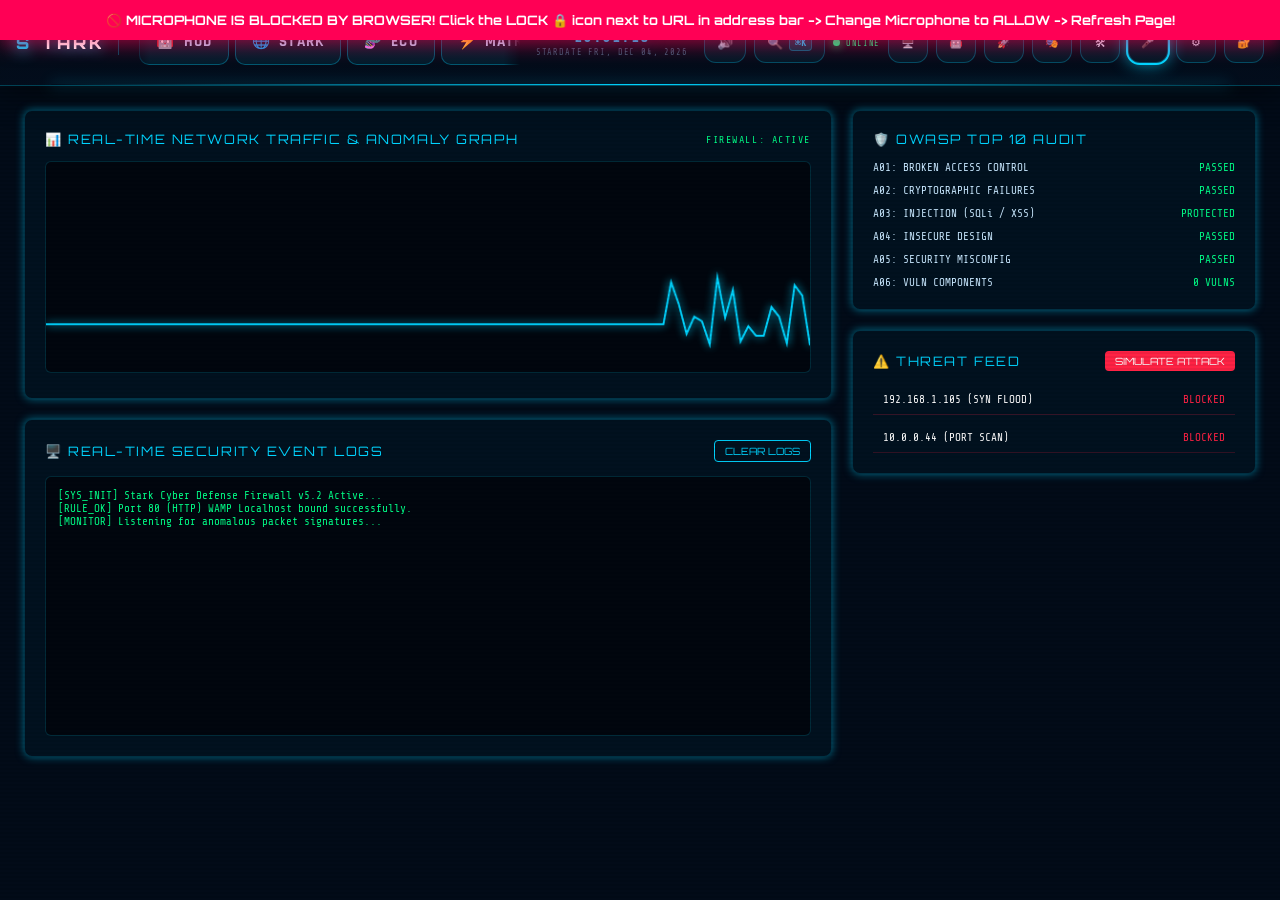
<file: cyber_soc.html>
﻿<!DOCTYPE html>
<html lang="en">
<head>
  <meta charset="UTF-8">
  <meta name="viewport" content="width=device-width, initial-scale=1.0, viewport-fit=cover">
  <title>STARK SOC / NOC — Cyber Security Operations Center</title>
  <meta name="description" content="Stark Industries Security Operations Center (SOC) — Live Threat Intelligence, OWASP Scanner, and Defense Matrix.">
  <link rel="preconnect" href="https://fonts.googleapis.com">
  <link rel="preconnect" href="https://fonts.gstatic.com" crossorigin>
  <link href="https://fonts.googleapis.com/css2?family=Orbitron:wght@400;500;700;900&family=Rajdhani:wght@400;600;700&family=Share+Tech+Mono&display=swap" rel="stylesheet">
  <link rel="stylesheet" href="style.css">
  <link rel="stylesheet" href="shell.css">
  <style>
    html, body { background: #020B18; font-family: var(--fbody); min-height: 100vh; height: auto !important; overflow-x: hidden !important; overflow-y: auto !important; }


    .soc-grid { display: grid; grid-template-columns: 2fr 1fr; gap: 20px; padding: 24px; max-width: 1400px; margin: 0 auto; }
    .card { background: rgba(0,212,255,0.03); border: 1px solid var(--brd); border-radius: 8px; padding: 20px; box-shadow: var(--glow1); }
    .card-title { font-family: var(--fhud); font-size: 13px; color: var(--c1); letter-spacing: 0.12em; margin-bottom: 14px; display: flex; justify-content: space-between; align-items: center; }
    .log-terminal { background: #01060e; border: 1px solid var(--brd); border-radius: 6px; padding: 12px; font-family: var(--fmono); font-size: 11px; color: #00ff88; height: 260px; overflow-y: auto; }
    .threat-item { display: flex; justify-content: space-between; padding: 8px 10px; border-bottom: 1px solid rgba(255,34,68,0.2); font-family: var(--fmono); font-size: 11px; }
  </style>
</head>
<body>
  <div class="scanlines"></div>

  <!-- NAVIGATION BAR -->
              <header class="hud-header">
      <div class="hl">
        <div class="logo-mark"><span class="logo-s">S</span>TARK</div>
        <div class="vline"></div>
        <div class="main-nav-links">
          <a href="index.html"            class="nav-tab" data-label="HUD">🤖 <span>HUD</span></a>
          <a href="stark_hud.html"        class="nav-tab" data-label="STARK">🌐 <span>STARK</span></a>
          <a href="ai_ecosystem.html"     class="nav-tab" data-label="ECO">🧬 <span>ECO</span></a>
          <a href="ai_master_matrix.html" class="nav-tab" data-label="MATRIX">⚡ <span>MATRIX</span></a>
          <a href="ai_llm_rag.html"        class="nav-tab" data-label="RAG">🧠 <span>RAG</span></a>
          <a href="drone_control.html"    class="nav-tab" data-label="DRONE">🚁 <span>DRONE</span></a>
          <a href="3d_lab.html"           class="nav-tab" data-label="3D">🌌 <span>3D</span></a>
          <a href="tracker.html"          class="nav-tab" data-label="TRACK">🛰️ <span>TRACK</span></a>
          <a href="code_studio.html"      class="nav-tab" data-label="CODE">💻 <span>CODE</span></a>
          <a href="cyber_soc.html"        class="nav-tab active" data-label="CYBER">🛡️ <span>CYBER</span></a>
          <a href="cmd_hacker.html"       class="nav-tab" data-label="CMD">📟 <span>CMD</span></a>
        </div>
      </div>
      <div class="hc">
        <div class="clock" id="clock">00:00:00</div>
        <div class="clockdate" id="clockDate">STARDATE —</div>
      </div>
      <div class="hr">
        <div class="sys-status">
          <div class="sdot pulse" id="sysDot"></div>
          <span class="slabel" id="sysLabel">ONLINE</span>
        </div>
        <button class="hbtn" id="fullscreenBtn" title="Toggle Fullscreen Multitasking Mode" onclick="window.JarvisApp?.toggleFullscreen();">🖥️</button>
        <button class="hbtn" id="agentLauncherBtn" title="Launch Native Background Agent (Always-Listening)" onclick="alert('🤖 STARK BACKGROUND AGENT LAUNCHER\n\nTo run the native always-listening Python background agent on your PC:\n\n1. Open your Command Prompt / Terminal\n2. Navigate to: c:\\wamp64\\www\\jarvis\n3. Run: python jarvis_agent.py\n(Or double-click start_jarvis.bat)');">🤖</button>
        <button class="hbtn" id="suitStudioBtn" title="Iron Man AI Suit-Up Studio">🚀</button>
        <button class="hbtn" id="personaBtn" title="Switch AI Persona (JARVIS, KAREN, CHITTI, FRIDAY, EDITH)">🎭</button>
        <button class="hbtn" id="toolsBtn" title="Tools & Suit Protocols">🛠</button>
        <button class="hbtn" id="voiceBtn" title="Voice Mode">🎤</button>
        <button class="hbtn" id="settingsBtn" title="API Keys">⚙</button>
        <a href="login.html" class="hbtn" title="Stark Biometric Security Portal Login">🔐</a>
      </div>
    </header>

  <!-- SOC GRID -->
  <div class="soc-grid">
    <!-- Left Column: Live Traffic Graph & Threat Intelligence -->
    <div style="display:flex; flex-direction:column; gap:20px;">
      <!-- Live Network Traffic Canvas -->
      <div class="card">
        <div class="card-title">
          <span>📊 REAL-TIME NETWORK TRAFFIC & ANOMALY GRAPH</span>
          <span style="color:#00ff88; font-family:var(--fmono); font-size:10px;">FIREWALL: ACTIVE</span>
        </div>
        <canvas id="trafficCanvas" width="800" height="220" style="width:100%; max-height:220px; background:#01060e; border:1px solid var(--brd); border-radius:6px;"></canvas>
      </div>

      <!-- Real-Time Log Terminal -->
      <div class="card">
        <div class="card-title">
          <span>🖥️ REAL-TIME SECURITY EVENT LOGS</span>
          <button onclick="clearSocLogs()" style="background:transparent; border:1px solid var(--c1); color:var(--c1); padding:4px 10px; font-family:var(--fhud); font-size:10px; border-radius:4px; cursor:pointer;">CLEAR LOGS</button>
        </div>
        <div class="log-terminal" id="socLogs">
          [SYS_INIT] Stark Cyber Defense Firewall v5.2 Active...<br>
          [RULE_OK] Port 80 (HTTP) WAMP Localhost bound successfully.<br>
          [MONITOR] Listening for anomalous packet signatures...<br>
        </div>
      </div>
    </div>

    <!-- Right Column: OWASP Top 10 Audit Matrix & Threat Alert -->
    <div style="display:flex; flex-direction:column; gap:20px;">
      <!-- OWASP Audit Matrix -->
      <div class="card">
        <div class="card-title">🛡️ OWASP TOP 10 AUDIT</div>
        <div style="display:flex; flex-direction:column; gap:10px; font-family:var(--fmono); font-size:11px;">
          <div style="display:flex; justify-content:space-between;"><span>A01: BROKEN ACCESS CONTROL</span><span style="color:#00ff88;">PASSED</span></div>
          <div style="display:flex; justify-content:space-between;"><span>A02: CRYPTOGRAPHIC FAILURES</span><span style="color:#00ff88;">PASSED</span></div>
          <div style="display:flex; justify-content:space-between;"><span>A03: INJECTION (SQLi / XSS)</span><span style="color:#00ff88;">PROTECTED</span></div>
          <div style="display:flex; justify-content:space-between;"><span>A04: INSECURE DESIGN</span><span style="color:#00ff88;">PASSED</span></div>
          <div style="display:flex; justify-content:space-between;"><span>A05: SECURITY MISCONFIG</span><span style="color:#00ff88;">PASSED</span></div>
          <div style="display:flex; justify-content:space-between;"><span>A06: VULN COMPONENTS</span><span style="color:#00ff88;">0 VULNS</span></div>
        </div>
      </div>

      <!-- Active Threat Feed -->
      <div class="card">
        <div class="card-title">
          <span>⚠️ THREAT FEED</span>
          <button onclick="simulateAttack()" style="background:var(--cred); border:none; color:#fff; padding:4px 10px; font-family:var(--fhud); font-size:10px; border-radius:4px; cursor:pointer;">SIMULATE ATTACK</button>
        </div>
        <div id="threatFeed" style="display:flex; flex-direction:column; gap:8px;">
          <div class="threat-item">
            <span style="color:var(--cw);">192.168.1.105 (SYN FLOOD)</span>
            <span style="color:var(--cred);">BLOCKED</span>
          </div>
          <div class="threat-item">
            <span style="color:var(--cw);">10.0.0.44 (PORT SCAN)</span>
            <span style="color:var(--cred);">BLOCKED</span>
          </div>
        </div>
      </div>
    </div>
  </div>

  <script src="tools.js"></script>
  <script>
    // Live Traffic Graph Animation
    const tCanvas = document.getElementById('trafficCanvas');
    const tCtx = tCanvas.getContext('2d');
    let points = new Array(100).fill(50);

    function drawTraffic() {
      tCtx.clearRect(0, 0, tCanvas.width, tCanvas.height);
      points.shift();
      points.push(Math.floor(20 + Math.random() * 80));

      tCtx.strokeStyle = '#00D4FF';
      tCtx.lineWidth = 2;
      tCtx.shadowBlur = 10; tCtx.shadowColor = '#00D4FF';

      tCtx.beginPath();
      const step = tCanvas.width / (points.length - 1);
      points.forEach((p, i) => {
        const x = i * step;
        const y = tCanvas.height - p;
        if (i === 0) tCtx.moveTo(x, y);
        else tCtx.lineTo(x, y);
      });
      tCtx.stroke();
      requestAnimationFrame(drawTraffic);
    }
    drawTraffic();

    // Log Streamer
    function logEvent(msg) {
      const logs = document.getElementById('socLogs');
      const time = new Date().toLocaleTimeString();
      logs.innerHTML += `[${time}] ${msg}<br>`;
      logs.scrollTop = logs.scrollHeight;
    }

    setInterval(() => {
      const events = [
        '[SEC_OK] Firewall packet inspection clean.',
        '[TRAFFIC] Localhost server latency 1.2ms.',
        '[MONITOR] SSL/TLS certificate verification valid.'
      ];
      logEvent(events[Math.floor(Math.random() * events.length)]);
    }, 4000);

    function clearSocLogs() {
      document.getElementById('socLogs').innerHTML = '[LOGS CLEARED]<br>';
    }

    function simulateAttack() {
      window.JarvisAudio?.playAlarm();
      const randomIP = `192.168.1.${Math.floor(10 + Math.random()*200)}`;
      const feed = document.getElementById('threatFeed');
      feed.innerHTML = `
        <div class="threat-item">
          <span style="color:var(--cw);">${randomIP} (MALICIOUS PAYLOAD)</span>
          <span style="color:var(--cred);">INTERCEPTED & BLOCKED</span>
        </div>
      ` + feed.innerHTML;
      logEvent(`<span style="color:var(--cred);">[ATTACK_BLOCKED] Neutralized intrusion from ${randomIP}</span>`);
      window.JarvisToast?.show(`🛡️ Simulated Attack from ${randomIP} Intercepted!`, 'error');
    }
  </script>
  <script src="security_engine.js"></script>
  <script src="voice.js"></script>
  <script src="nav.js" defer></script>
</body>
</html>
</file>
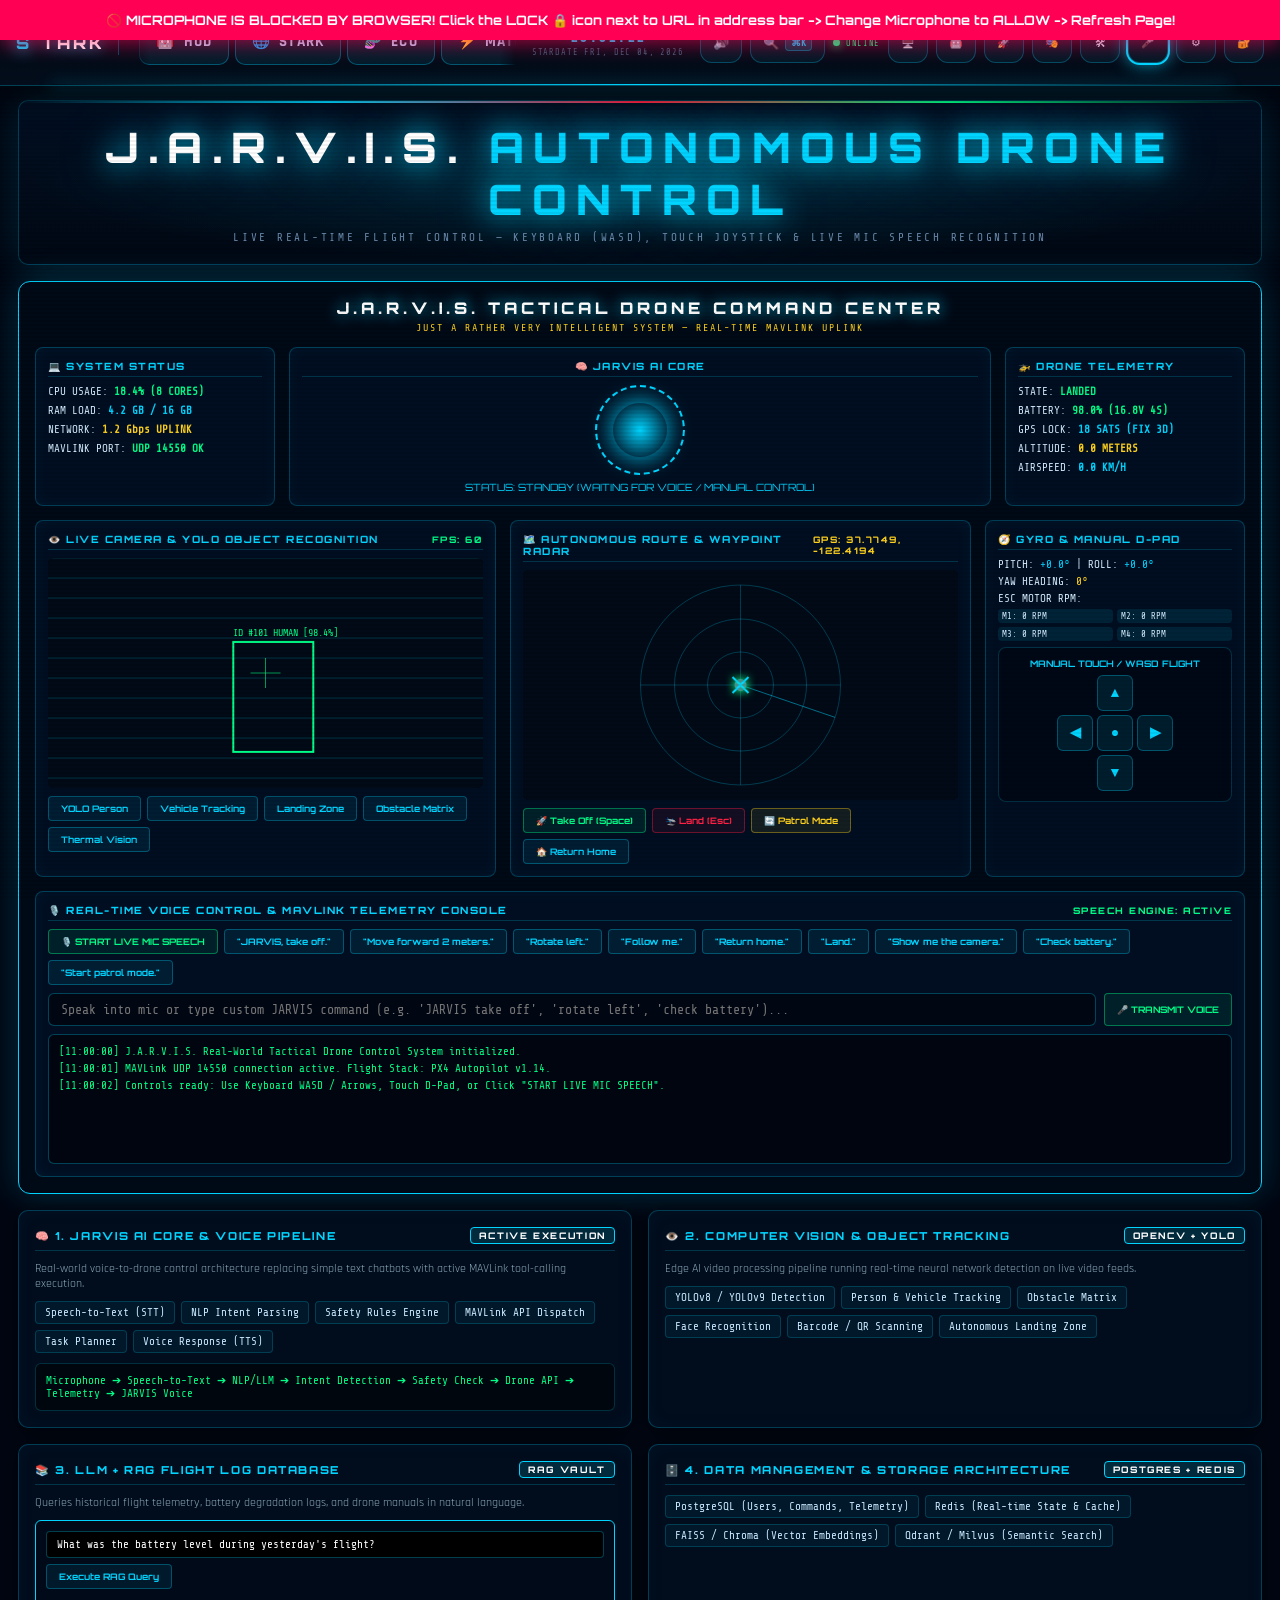
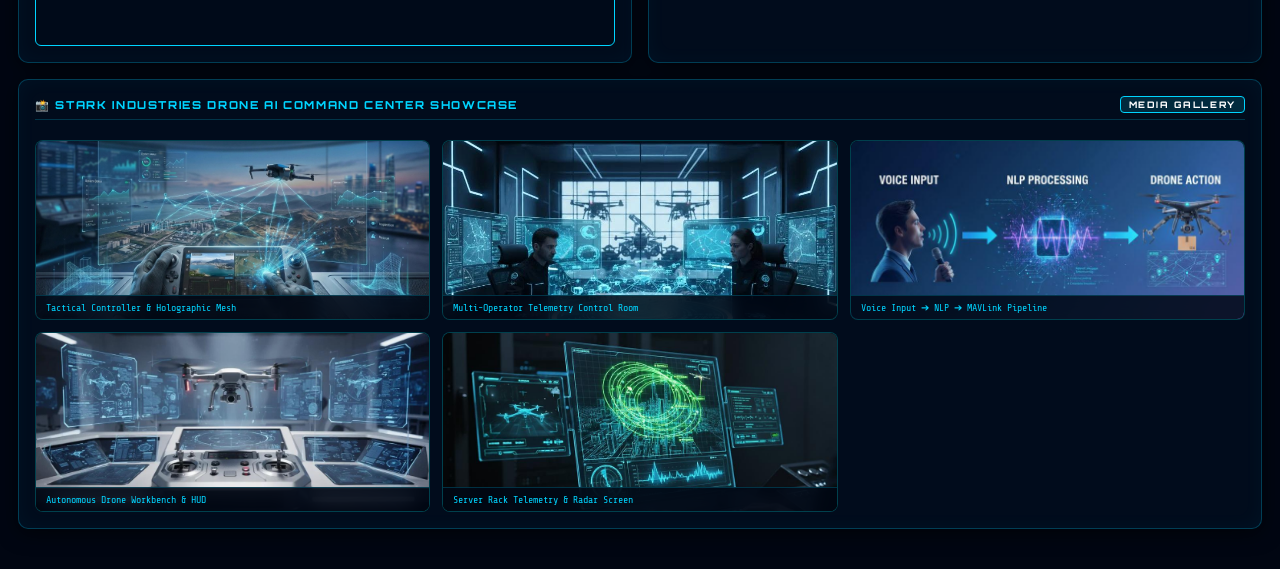
<file: drone_control.html>
﻿<!DOCTYPE html>
<html lang="en">
<head>
  <meta charset="UTF-8">
  <meta name="viewport" content="width=device-width, initial-scale=1.0, viewport-fit=cover">
  <title>J.A.R.V.I.S. Autonomous Drone & AI Control Center | Stark Industries</title>
  <meta name="description" content="Real-world JARVIS AI Operating System & Tactical Control Center connected to Autonomous Drones via Voice, LLM Intent Detection, MAVLink, Computer Vision, and RAG Flight Telemetry.">
  <link rel="preconnect" href="https://fonts.googleapis.com">
  <link rel="preconnect" href="https://fonts.gstatic.com" crossorigin>
  <link href="https://fonts.googleapis.com/css2?family=Orbitron:wght@400;500;600;700;800;900&family=Rajdhani:wght@300;400;500;600;700&family=Share+Tech+Mono&display=swap" rel="stylesheet">
  <link rel="stylesheet" href="style.css">
  <link rel="stylesheet" href="shell.css">
  <style>
    /* ══════════════════════════════════════════════════════════════════
       J.A.R.V.I.S. AUTONOMOUS DRONE & AI CONTROL CENTER STYLES
       ══════════════════════════════════════════════════════════════════ */
    :root {
      --d-cyan: #00D4FF;
      --d-red: #FF2244;
      --d-green: #00FF88;
      --d-gold: #FFD21E;
      --d-purple: #A855F7;
      --d-bg: #010612;
      --d-card: rgba(2, 14, 30, 0.88);
      --d-border: rgba(0, 212, 255, 0.25);
    }

    html, body {
      width: 100%; min-height: 100vh; height: auto !important;
      overflow-x: hidden !important; overflow-y: auto !important;
      background: var(--d-bg);
      font-family: 'Rajdhani', sans-serif;
      color: #D4ECFF;
      scroll-behavior: smooth;
    }

    .drone-page {
      padding: 14px 18px 40px;
      max-width: 1920px; margin: 0 auto;
      display: flex; flex-direction: column; gap: 16px;
      position: relative; z-index: 5;
    }

    /* ── TOP NAV BAR ── */
    .drone-nav {
      position: sticky; top: 0; z-index: 500;
      height: 38px;
      display: flex; align-items: center; justify-content: space-between;
      padding: 0 10px;
      background: rgba(1, 8, 20, 0.96);
      border-bottom: 1px solid var(--d-border);
      backdrop-filter: blur(20px);
      box-shadow: 0 2px 30px rgba(0, 212, 255, 0.18);
    }

    .nav-brand-drone {
      font-family: 'Orbitron', sans-serif;
      font-size: 15px; font-weight: 900;
      color: #fff; letter-spacing: 0.2em;
      display: flex; align-items: center; gap: 8px;
    }
    .nav-brand-drone span { color: var(--d-cyan); text-shadow: 0 0 12px var(--d-cyan); }

    .drone-nav-scroll {
      display: flex; gap: 6px; align-items: center;
      padding: 4px 8px; background: rgba(2, 11, 24, 0.8);
      border: 1px solid rgba(0, 212, 255, 0.2); border-radius: 8px;
      overflow-x: auto; scrollbar-width: none;
      max-width: calc(100vw - 360px);
    }
    .drone-nav-scroll::-webkit-scrollbar { display: none; }
    .drone-nav-scroll a {
      display: inline-flex; align-items: center; gap: 3px;
      padding: 2px 6px; height: 22px; border-radius: 3px;
      font-family: 'Orbitron', sans-serif; font-size: 8px; font-weight: 700;
      letter-spacing: 0.05em; text-decoration: none; white-space: nowrap;
      color: var(--d-cyan); background: rgba(0, 212, 255, 0.07);
      border: 1px solid rgba(0, 212, 255, 0.22); transition: all 0.15s;
    }
    .drone-nav-scroll a:hover {
      color: #fff; background: rgba(0, 212, 255, 0.25);
      box-shadow: 0 0 10px rgba(0, 212, 255, 0.4);
    }
    .drone-nav-scroll a.active {
      color: #000; background: linear-gradient(135deg, #00D4FF, #0088AA);
      font-weight: 900; box-shadow: 0 0 12px rgba(0, 212, 255, 0.6);
    }

    /* ── HERO BANNER ── */
    .drone-hero {
      text-align: center; padding: 20px;
      background: radial-gradient(ellipse at center, rgba(0, 212, 255, 0.15) 0%, transparent 70%),
                  linear-gradient(180deg, rgba(2, 16, 36, 0.95) 0%, rgba(1, 8, 20, 0.98) 100%);
      border: 1px solid var(--d-border); border-radius: 10px;
      position: relative; overflow: hidden;
      box-shadow: 0 0 40px rgba(0, 212, 255, 0.15);
    }
    .drone-hero::before {
      content: ''; position: absolute; top: 0; left: 0; right: 0; height: 2px;
      background: linear-gradient(90deg, transparent, #00D4FF, #FF2244, #00FF88, transparent);
    }
    .drone-title {
      font-family: 'Orbitron', sans-serif; font-size: clamp(22px, 3.8vw, 42px);
      font-weight: 900; letter-spacing: 0.22em; color: #fff;
      text-shadow: 0 0 30px #00D4FF, 0 0 60px rgba(0, 212, 255, 0.4);
    }
    .drone-title span { color: var(--d-cyan); }
    .drone-subtitle {
      font-family: 'Share Tech Mono', monospace; font-size: 11px;
      color: #6B8CAE; letter-spacing: 0.25em; margin-top: 6px;
    }

    /* ── ASCII COMMAND CENTER HUD ── */
    .hud-ascii-container {
      background: rgba(1, 10, 24, 0.95);
      border: 1px solid var(--d-cyan); border-radius: 12px;
      padding: 16px; position: relative;
      box-shadow: 0 0 35px rgba(0, 212, 255, 0.2);
    }

    .ascii-hdr {
      text-align: center; font-family: 'Orbitron', sans-serif;
      font-size: 16px; font-weight: 900; color: #fff; letter-spacing: 0.25em;
      text-shadow: 0 0 15px var(--d-cyan); margin-bottom: 4px;
    }
    .ascii-sub {
      text-align: center; font-family: 'Share Tech Mono', monospace;
      font-size: 10px; color: var(--d-gold); letter-spacing: 0.2em; margin-bottom: 14px;
    }

    /* HUD Layout 3 Columns */
    .ascii-grid-top {
      display: grid; grid-template-columns: 240px 1fr 240px; gap: 14px;
      margin-bottom: 14px;
    }
    .ascii-grid-mid {
      display: grid; grid-template-columns: 1fr 1fr 260px; gap: 14px;
      margin-bottom: 14px;
    }
    @media (max-width: 1200px) {
      .ascii-grid-top { grid-template-columns: 1fr; }
      .ascii-grid-mid { grid-template-columns: 1fr; }
    }

    .hud-box-d {
      background: rgba(2, 16, 36, 0.85);
      border: 1px solid rgba(0, 212, 255, 0.25); border-radius: 8px;
      padding: 12px; position: relative;
      box-shadow: inset 0 0 15px rgba(0, 212, 255, 0.05);
    }
    .hud-box-title {
      font-family: 'Orbitron', sans-serif; font-size: 10px; font-weight: 800;
      color: var(--d-cyan); letter-spacing: 0.15em; text-transform: uppercase;
      margin-bottom: 8px; display: flex; align-items: center; justify-content: space-between;
      border-bottom: 1px solid rgba(0, 212, 255, 0.2); padding-bottom: 4px;
    }

    /* Animated AI Core Pulse */
    .ai-core-graphic {
      width: 90px; height: 90px; margin: 0 auto;
      border-radius: 50%; border: 2px dashed var(--d-cyan);
      display: flex; align-items: center; justify-content: center;
      position: relative; animation: rotateCore 12s linear infinite;
    }
    @keyframes rotateCore { 0% { transform: rotate(0deg); } 100% { transform: rotate(360deg); } }
    .ai-core-inner {
      width: 54px; height: 54px; border-radius: 50%;
      background: radial-gradient(circle, #00D4FF 0%, rgba(0,212,255,0.2) 70%);
      box-shadow: 0 0 25px #00D4FF; animation: corePulse 2s ease-in-out infinite alternate;
    }
    @keyframes corePulse { 0% { scale: 0.85; opacity: 0.7; } 100% { scale: 1.15; opacity: 1; } }

    /* Canvas Simulators */
    .vision-canvas-wrap { position: relative; width: 100%; height: 230px; background: #000; border-radius: 6px; overflow: hidden; }
    canvas { display: block; width: 100%; height: 100%; }

    /* Interactive Virtual Joystick Controller Box */
    .joystick-panel {
      display: flex; flex-direction: column; gap: 6px; align-items: center; justify-content: center;
      background: rgba(0, 5, 15, 0.6); border: 1px solid rgba(0, 212, 255, 0.2);
      border-radius: 8px; padding: 10px; margin-top: 6px;
    }
    .dpad {
      display: grid; grid-template-columns: repeat(3, 36px); grid-template-rows: repeat(3, 36px); gap: 4px;
    }
    .dbtn {
      background: rgba(0, 212, 255, 0.1); border: 1px solid rgba(0, 212, 255, 0.3);
      border-radius: 6px; color: var(--d-cyan); font-weight: bold; font-size: 14px;
      display: flex; align-items: center; justify-content: center; cursor: pointer; user-select: none;
    }
    .dbtn:hover, .dbtn:active { background: var(--d-cyan); color: #000; box-shadow: 0 0 10px var(--d-cyan); }

    /* Controls Bar */
    .hud-btn-row { display: flex; flex-wrap: wrap; gap: 6px; margin-top: 8px; }
    .h-btn {
      padding: 6px 12px; border-radius: 4px;
      font-family: 'Orbitron', sans-serif; font-size: 9px; font-weight: 700;
      color: var(--d-cyan); background: rgba(0, 212, 255, 0.08);
      border: 1px solid rgba(0, 212, 255, 0.3); cursor: pointer; transition: all 0.2s;
    }
    .h-btn:hover {
      color: #000; background: var(--d-cyan); font-weight: 900;
      box-shadow: 0 0 15px var(--d-cyan); transform: translateY(-1px);
    }
    .h-btn.red { color: var(--d-red); border-color: rgba(255,34,68,0.4); background: rgba(255,34,68,0.08); }
    .h-btn.red:hover { background: var(--d-red); color: #fff; box-shadow: 0 0 15px var(--d-red); }
    .h-btn.green { color: var(--d-green); border-color: rgba(0,255,136,0.4); background: rgba(0,255,136,0.08); }
    .h-btn.green:hover { background: var(--d-green); color: #000; box-shadow: 0 0 15px var(--d-green); }
    .h-btn.gold { color: var(--d-gold); border-color: rgba(255,210,30,0.4); background: rgba(255,210,30,0.08); }
    .h-btn.gold:hover { background: var(--d-gold); color: #000; box-shadow: 0 0 15px var(--d-gold); }

    /* Console Terminal Output */
    .console-box {
      background: #000510; border: 1px solid rgba(0, 212, 255, 0.3);
      border-radius: 6px; padding: 10px; font-family: 'Share Tech Mono', monospace;
      font-size: 11px; height: 130px; overflow-y: auto; color: #00FF88;
      display: flex; flex-direction: column; gap: 4px;
    }

    /* ── SECTIONS GRID ── */
    .grid-2col { display: grid; grid-template-columns: repeat(2, 1fr); gap: 16px; }
    .grid-3col { display: grid; grid-template-columns: repeat(3, 1fr); gap: 16px; }
    @media (max-width: 1024px) { .grid-3col { grid-template-columns: 1fr; } .grid-2col { grid-template-columns: 1fr; } }

    .d-card {
      background: var(--d-card); border: 1px solid var(--d-border);
      border-radius: 10px; padding: 16px; position: relative; backdrop-filter: blur(14px);
      box-shadow: inset 0 0 20px rgba(0, 212, 255, 0.04), 0 4px 20px rgba(0, 0, 0, 0.6);
      display: flex; flex-direction: column; gap: 10px; transition: all 0.25s;
    }
    .d-card:hover {
      border-color: rgba(0, 212, 255, 0.6);
      box-shadow: 0 8px 30px rgba(0, 212, 255, 0.25), inset 0 0 20px rgba(0, 212, 255, 0.1);
    }
    .d-card-title {
      font-family: 'Orbitron', sans-serif; font-size: 11px; font-weight: 800;
      color: var(--d-cyan); letter-spacing: 0.15em; text-transform: uppercase;
      display: flex; align-items: center; justify-content: space-between;
      border-bottom: 1px solid rgba(0, 212, 255, 0.2); padding-bottom: 6px;
    }
    .badge {
      background: rgba(0, 212, 255, 0.15); border: 1px solid var(--d-cyan);
      padding: 2px 8px; border-radius: 4px; font-size: 9px; color: #fff;
    }

    .pill-box { display: flex; flex-wrap: wrap; gap: 6px; }
    .p-tag {
      padding: 4px 9px; border-radius: 4px;
      font-family: 'Share Tech Mono', monospace; font-size: 11px;
      background: rgba(0, 212, 255, 0.06); border: 1px solid rgba(0, 212, 255, 0.2);
      color: #C8E8FF; transition: all 0.2s; cursor: pointer;
    }
    .p-tag:hover {
      background: rgba(0, 212, 255, 0.25); border-color: var(--d-cyan);
      color: #fff; box-shadow: 0 0 12px rgba(0, 212, 255, 0.4);
    }

    /* Image Gallery Grid */
    .img-gallery { display: grid; grid-template-columns: repeat(3, 1fr); gap: 12px; margin-top: 10px; }
    @media (max-width: 900px) { .img-gallery { grid-template-columns: 1fr; } }
    .gallery-img-wrap {
      border: 1px solid rgba(0, 212, 255, 0.3); border-radius: 8px; overflow: hidden;
      position: relative; background: #000; height: 180px;
    }
    .gallery-img-wrap img {
      width: 100%; height: 100%; object-fit: cover; transition: transform 0.4s;
    }
    .gallery-img-wrap:hover img { transform: scale(1.06); }
    .gallery-caption {
      position: absolute; bottom: 0; left: 0; right: 0;
      padding: 6px 10px; background: rgba(1, 8, 20, 0.85);
      font-family: 'Share Tech Mono', monospace; font-size: 10px; color: var(--d-cyan);
      backdrop-filter: blur(8px); border-top: 1px solid rgba(0, 212, 255, 0.2);
    }
  </style>
</head>
<body>
  <div class="scanlines"></div>

  <!-- NAVIGATION HEADER -->
              <header class="hud-header">
      <div class="hl">
        <div class="logo-mark"><span class="logo-s">S</span>TARK</div>
        <div class="vline"></div>
        <div class="main-nav-links">
          <a href="index.html"            class="nav-tab" data-label="HUD">🤖 <span>HUD</span></a>
          <a href="stark_hud.html"        class="nav-tab" data-label="STARK">🌐 <span>STARK</span></a>
          <a href="ai_ecosystem.html"     class="nav-tab" data-label="ECO">🧬 <span>ECO</span></a>
          <a href="ai_master_matrix.html" class="nav-tab" data-label="MATRIX">⚡ <span>MATRIX</span></a>
          <a href="ai_llm_rag.html"        class="nav-tab" data-label="RAG">🧠 <span>RAG</span></a>
          <a href="drone_control.html"    class="nav-tab active" data-label="DRONE">🚁 <span>DRONE</span></a>
          <a href="3d_lab.html"           class="nav-tab" data-label="3D">🌌 <span>3D</span></a>
          <a href="tracker.html"          class="nav-tab" data-label="TRACK">🛰️ <span>TRACK</span></a>
          <a href="code_studio.html"      class="nav-tab" data-label="CODE">💻 <span>CODE</span></a>
          <a href="cyber_soc.html"        class="nav-tab" data-label="CYBER">🛡️ <span>CYBER</span></a>
          <a href="cmd_hacker.html"       class="nav-tab" data-label="CMD">📟 <span>CMD</span></a>
        </div>
      </div>
      <div class="hc">
        <div class="clock" id="clock">00:00:00</div>
        <div class="clockdate" id="clockDate">STARDATE —</div>
      </div>
      <div class="hr">
        <div class="sys-status">
          <div class="sdot pulse" id="sysDot"></div>
          <span class="slabel" id="sysLabel">ONLINE</span>
        </div>
        <button class="hbtn" id="fullscreenBtn" title="Toggle Fullscreen Multitasking Mode" onclick="window.JarvisApp?.toggleFullscreen();">🖥️</button>
        <button class="hbtn" id="agentLauncherBtn" title="Launch Native Background Agent (Always-Listening)" onclick="alert('🤖 STARK BACKGROUND AGENT LAUNCHER\n\nTo run the native always-listening Python background agent on your PC:\n\n1. Open your Command Prompt / Terminal\n2. Navigate to: c:\\wamp64\\www\\jarvis\n3. Run: python jarvis_agent.py\n(Or double-click start_jarvis.bat)');">🤖</button>
        <button class="hbtn" id="suitStudioBtn" title="Iron Man AI Suit-Up Studio">🚀</button>
        <button class="hbtn" id="personaBtn" title="Switch AI Persona (JARVIS, KAREN, CHITTI, FRIDAY, EDITH)">🎭</button>
        <button class="hbtn" id="toolsBtn" title="Tools & Suit Protocols">🛠</button>
        <button class="hbtn" id="voiceBtn" title="Voice Mode">🎤</button>
        <button class="hbtn" id="settingsBtn" title="API Keys">⚙</button>
        <a href="login.html" class="hbtn" title="Stark Biometric Security Portal Login">🔐</a>
      </div>
    </header>

  <div class="drone-page">

    <!-- HERO BANNER -->
    <div class="drone-hero">
      <div class="drone-title">J.A.R.V.I.S. <span>AUTONOMOUS DRONE CONTROL</span></div>
      <div class="drone-subtitle">LIVE REAL-TIME FLIGHT CONTROL — KEYBOARD (WASD), TOUCH JOYSTICK & LIVE MIC SPEECH RECOGNITION</div>
    </div>

    <!-- ══════════════════════════════════════════════════════════════════
         MAIN HUD COMMAND CENTER (MATCHING ASCII SPECIFICATIONS)
         ══════════════════════════════════════════════════════════════════ -->
    <div class="hud-ascii-container">
      <div class="ascii-hdr">J.A.R.V.I.S. TACTICAL DRONE COMMAND CENTER</div>
      <div class="ascii-sub">JUST A RATHER VERY INTELLIGENT SYSTEM — REAL-TIME MAVLINK UPLINK</div>

      <!-- TOP ROW: SYSTEM / AI CORE / DRONE STATUS -->
      <div class="ascii-grid-top">
        <div class="hud-box-d">
          <div class="hud-box-title">💻 SYSTEM STATUS</div>
          <div style="font-family:'Share Tech Mono',monospace; font-size:11px; display:flex; flex-direction:column; gap:6px;">
            <div>CPU USAGE: <span style="color:var(--d-green); font-weight:bold;" id="sysCpu">18.4% (8 CORES)</span></div>
            <div>RAM LOAD: <span style="color:var(--d-cyan); font-weight:bold;">4.2 GB / 16 GB</span></div>
            <div>NETWORK: <span style="color:var(--d-gold); font-weight:bold;">1.2 Gbps UPLINK</span></div>
            <div>MAVLINK PORT: <span style="color:var(--d-green); font-weight:bold;" id="sysMav">UDP 14550 OK</span></div>
          </div>
        </div>

        <div class="hud-box-d" style="text-align:center;">
          <div class="hud-box-title" style="justify-content:center;">🧠 JARVIS AI CORE</div>
          <div class="ai-core-graphic">
            <div class="ai-core-inner" id="corePulseCircle"></div>
          </div>
          <div style="font-family:'Orbitron',sans-serif; font-size:10px; color:var(--d-cyan); margin-top:6px;" id="aiCoreState">
            STATUS: STANDBY (WAITING FOR VOICE / MANUAL CONTROL)
          </div>
        </div>

        <div class="hud-box-d">
          <div class="hud-box-title">🚁 DRONE TELEMETRY</div>
          <div style="font-family:'Share Tech Mono',monospace; font-size:11px; display:flex; flex-direction:column; gap:6px;">
            <div>STATE: <span style="color:var(--d-green); font-weight:bold;" id="droneState">LANDED</span></div>
            <div>BATTERY: <span style="color:var(--d-green); font-weight:bold;" id="droneBat">98% (16.8V 4S)</span></div>
            <div>GPS LOCK: <span style="color:var(--d-cyan); font-weight:bold;">18 SATS (FIX 3D)</span></div>
            <div>ALTITUDE: <span style="color:var(--d-gold); font-weight:bold;" id="droneAlt">0.0 METERS</span></div>
            <div>AIRSPEED: <span style="color:var(--d-cyan); font-weight:bold;" id="droneSpd">0.0 KM/H</span></div>
          </div>
        </div>
      </div>

      <!-- MID ROW: LIVE CAMERA / ROUTE MAP / GYROSCOPE -->
      <div class="ascii-grid-mid">
        <!-- Live OpenCV Vision Feed Simulator -->
        <div class="hud-box-d">
          <div class="hud-box-title">
            <span>👁️ LIVE CAMERA & YOLO OBJECT RECOGNITION</span>
            <span style="color:var(--d-green); font-size:9px;" id="fpsVal">FPS: 60</span>
          </div>
          <div class="vision-canvas-wrap">
            <canvas id="visionCanvas"></canvas>
          </div>
          <div class="hud-btn-row">
            <button class="h-btn" onclick="setVisionMode('person')">YOLO Person</button>
            <button class="h-btn" onclick="setVisionMode('vehicle')">Vehicle Tracking</button>
            <button class="h-btn" onclick="setVisionMode('landing')">Landing Zone</button>
            <button class="h-btn" onclick="setVisionMode('obstacle')">Obstacle Matrix</button>
            <button class="h-btn" onclick="setVisionMode('thermal')">Thermal Vision</button>
          </div>
        </div>

        <!-- Autonomous Flight Route Radar Map Simulator -->
        <div class="hud-box-d">
          <div class="hud-box-title">
            <span>🗺️ AUTONOMOUS ROUTE & WAYPOINT RADAR</span>
            <span style="color:var(--d-gold); font-size:9px;" id="gpsCoords">GPS: 37.7749, -122.4194</span>
          </div>
          <div class="vision-canvas-wrap">
            <canvas id="radarCanvas"></canvas>
          </div>
          <div class="hud-btn-row">
            <button class="h-btn green" onclick="executeTakeoff()">🚀 Take Off (Space)</button>
            <button class="h-btn red" onclick="executeLanding()">🛬 Land (Esc)</button>
            <button class="h-btn gold" onclick="togglePatrolMode()">🔄 Patrol Mode</button>
            <button class="h-btn" onclick="returnToHome()">🏠 Return Home</button>
          </div>
        </div>

        <!-- Telemetry & Gyroscope Instrument & Manual D-Pad -->
        <div class="hud-box-d">
          <div class="hud-box-title">🧭 GYRO & MANUAL D-PAD</div>
          <div style="font-family:'Share Tech Mono',monospace; font-size:11px; display:flex; flex-direction:column; gap:4px;">
            <div>PITCH: <span style="color:var(--d-cyan);" id="pitchVal">+0.0°</span> | ROLL: <span style="color:var(--d-cyan);" id="rollVal">0.0°</span></div>
            <div>YAW HEADING: <span style="color:var(--d-gold);" id="yawVal">0° (N)</span></div>
            <div>ESC MOTOR RPM:</div>
            <div style="display:grid; grid-template-columns:1fr 1fr; gap:4px; font-size:9px;">
              <div style="background:rgba(0,212,255,0.1); padding:2px 4px; border-radius:4px;" id="m1Rpm">M1: 0 RPM</div>
              <div style="background:rgba(0,212,255,0.1); padding:2px 4px; border-radius:4px;" id="m2Rpm">M2: 0 RPM</div>
              <div style="background:rgba(0,212,255,0.1); padding:2px 4px; border-radius:4px;" id="m3Rpm">M3: 0 RPM</div>
              <div style="background:rgba(0,212,255,0.1); padding:2px 4px; border-radius:4px;" id="m4Rpm">M4: 0 RPM</div>
            </div>
          </div>

          <!-- Virtual D-Pad Touch Controller -->
          <div class="joystick-panel">
            <div style="font-family:'Orbitron',sans-serif; font-size:9px; color:var(--d-cyan); font-weight:700;">MANUAL TOUCH / WASD FLIGHT</div>
            <div class="dpad">
              <div></div>
              <div class="dbtn" onclick="moveDrone('forward')" title="Forward (W / Up)">▲</div>
              <div></div>
              <div class="dbtn" onclick="moveDrone('left')" title="Rotate Left (A / Left)">◀</div>
              <div class="dbtn" onclick="moveDrone('stop')" title="Hover Stop">●</div>
              <div class="dbtn" onclick="moveDrone('right')" title="Rotate Right (D / Right)">▶</div>
              <div></div>
              <div class="dbtn" onclick="moveDrone('backward')" title="Backward (S / Down)">▼</div>
              <div></div>
            </div>
          </div>
        </div>
      </div>

      <!-- BOTTOM ROW: VOICE INTERACTIVE CONSOLE -->
      <div class="hud-box-d">
        <div class="hud-box-title">
          <span>🎙️ REAL-TIME VOICE CONTROL & MAVLINK TELEMETRY CONSOLE</span>
          <span style="color:var(--d-green); font-size:9px;">SPEECH ENGINE: ACTIVE</span>
        </div>

        <div class="hud-btn-row" style="margin-bottom:8px;">
          <button class="h-btn green" onclick="startMicRecognition()">🎙️ START LIVE MIC SPEECH</button>
          <button class="h-btn" onclick="sendVoiceCmd('JARVIS, take off.')">"JARVIS, take off."</button>
          <button class="h-btn" onclick="sendVoiceCmd('Move forward 2 meters.')">"Move forward 2 meters."</button>
          <button class="h-btn" onclick="sendVoiceCmd('Rotate left.')">"Rotate left."</button>
          <button class="h-btn" onclick="sendVoiceCmd('Follow me.')">"Follow me."</button>
          <button class="h-btn" onclick="sendVoiceCmd('Return home.')">"Return home."</button>
          <button class="h-btn" onclick="sendVoiceCmd('Land.')">"Land."</button>
          <button class="h-btn" onclick="sendVoiceCmd('Show me the camera.')">"Show me the camera."</button>
          <button class="h-btn" onclick="sendVoiceCmd('Check battery.')">"Check battery."</button>
          <button class="h-btn" onclick="sendVoiceCmd('Start patrol mode.')">"Start patrol mode."</button>
        </div>

        <div style="display:flex; gap:8px; margin-bottom:8px;">
          <input type="text" id="voiceInput" placeholder="Speak into mic or type custom JARVIS command (e.g. 'JARVIS take off', 'rotate left', 'check battery')..." style="flex:1; padding:8px 12px; background:rgba(0,5,15,0.8); border:1px solid rgba(0,212,255,0.3); border-radius:6px; color:#fff; font-family:'Share Tech Mono',monospace; outline:none;" onkeypress="if(event.key==='Enter') sendCustomVoiceCmd();">
          <button class="h-btn green" onclick="sendCustomVoiceCmd()">🎤 TRANSMIT VOICE</button>
        </div>

        <div class="console-box" id="consoleLogs">
          <div>[11:00:00] J.A.R.V.I.S. Real-World Tactical Drone Control System initialized.</div>
          <div>[11:00:01] MAVLink UDP 14550 connection active. Flight Stack: PX4 Autopilot v1.14.</div>
          <div>[11:00:02] Controls ready: Use Keyboard WASD / Arrows, Touch D-Pad, or Click "START LIVE MIC SPEECH".</div>
        </div>
      </div>

    </div>

    <!-- ══════════════════════════════════════════════════════════════════
         SECTION BREAKDOWNS (SECTIONS 1 TO 7)
         ══════════════════════════════════════════════════════════════════ -->
    <div class="grid-2col">

      <!-- 1. JARVIS AI CORE & VOICE PIPELINE -->
      <div class="d-card">
        <div class="d-card-title">
          <span>🧠 1. JARVIS AI CORE & VOICE PIPELINE</span>
          <span class="badge">ACTIVE EXECUTION</span>
        </div>
        <p style="font-size: 12px; color: #8AAABB;">
          Real-world voice-to-drone control architecture replacing simple text chatbots with active MAVLink tool-calling execution.
        </p>
        <div class="pill-box">
          <span class="p-tag">Speech-to-Text (STT)</span>
          <span class="p-tag">NLP Intent Parsing</span>
          <span class="p-tag">Safety Rules Engine</span>
          <span class="p-tag">MAVLink API Dispatch</span>
          <span class="p-tag">Task Planner</span>
          <span class="p-tag">Voice Response (TTS)</span>
        </div>
        <div style="background:rgba(0,0,0,0.5); border:1px solid rgba(0,212,255,0.2); padding:10px; border-radius:6px; font-family:'Share Tech Mono',monospace; font-size:11px; color:#00FF88;">
          Microphone ➔ Speech-to-Text ➔ NLP/LLM ➔ Intent Detection ➔ Safety Check ➔ Drone API ➔ Telemetry ➔ JARVIS Voice
        </div>
      </div>

      <!-- 2. COMPUTER VISION LAYER -->
      <div class="d-card">
        <div class="d-card-title">
          <span>👁️ 2. COMPUTER VISION & OBJECT TRACKING</span>
          <span class="badge">OPENCV + YOLO</span>
        </div>
        <p style="font-size: 12px; color: #8AAABB;">
          Edge AI video processing pipeline running real-time neural network detection on live video feeds.
        </p>
        <div class="pill-box">
          <span class="p-tag">YOLOv8 / YOLOv9 Detection</span>
          <span class="p-tag">Person & Vehicle Tracking</span>
          <span class="p-tag">Obstacle Matrix</span>
          <span class="p-tag">Face Recognition</span>
          <span class="p-tag">Barcode / QR Scanning</span>
          <span class="p-tag">Autonomous Landing Zone</span>
        </div>
      </div>

      <!-- 3. LLM + RAG FLIGHT MEMORY VAULT -->
      <div class="d-card">
        <div class="d-card-title">
          <span>📚 3. LLM + RAG FLIGHT LOG DATABASE</span>
          <span class="badge">RAG VAULT</span>
        </div>
        <p style="font-size: 12px; color: #8AAABB;">
          Queries historical flight telemetry, battery degradation logs, and drone manuals in natural language.
        </p>
        <div style="background:rgba(0,10,25,0.8); border:1px solid var(--d-cyan); padding:10px; border-radius:6px; display:flex; flex-direction:column; gap:6px;">
          <input type="text" id="ragInput" value="What was the battery level during yesterday's flight?" style="padding:6px 10px; background:#000; border:1px solid rgba(0,212,255,0.3); border-radius:4px; color:#fff; font-family:'Share Tech Mono',monospace; font-size:11px;">
          <button class="h-btn" style="align-self:flex-start;" onclick="runRAGDemo()">Execute RAG Query</button>
          <div id="ragResult" style="font-size:11px; color:#00FF88; font-family:'Share Tech Mono',monospace; min-height:40px;"></div>
        </div>
      </div>

      <!-- 4. DATA MANAGEMENT & STORAGE LAYER -->
      <div class="d-card">
        <div class="d-card-title">
          <span>🗄️ 4. DATA MANAGEMENT & STORAGE ARCHITECTURE</span>
          <span class="badge">POSTGRES + REDIS</span>
        </div>
        <div class="pill-box">
          <span class="p-tag">PostgreSQL (Users, Commands, Telemetry)</span>
          <span class="p-tag">Redis (Real-time State & Cache)</span>
          <span class="p-tag">FAISS / Chroma (Vector Embeddings)</span>
          <span class="p-tag">Qdrant / Milvus (Semantic Search)</span>
        </div>
      </div>

    </div>

    <!-- ══════════════════════════════════════════════════════════════════
         IMAGE GALLERY SHOWCASE
         ══════════════════════════════════════════════════════════════════ -->
    <div class="d-card">
      <div class="d-card-title">
        <span>📸 STARK INDUSTRIES DRONE AI COMMAND CENTER SHOWCASE</span>
        <span class="badge">MEDIA GALLERY</span>
      </div>

      <div class="img-gallery">
        <div class="gallery-img-wrap">
          <img src="assets/drone_center_1.jpg" alt="JARVIS Drone Tactical Hologram Screen">
          <div class="gallery-caption">Tactical Controller & Holographic Mesh</div>
        </div>
        <div class="gallery-img-wrap">
          <img src="assets/drone_center_2.png" alt="JARVIS Command Center Room">
          <div class="gallery-caption">Multi-Operator Telemetry Control Room</div>
        </div>
        <div class="gallery-img-wrap">
          <img src="assets/drone_pipeline.png" alt="Voice to Drone NLP Pipeline">
          <div class="gallery-caption">Voice Input ➔ NLP ➔ MAVLink Pipeline</div>
        </div>
        <div class="gallery-img-wrap">
          <img src="assets/drone_center_3.png" alt="Drone Testing Workbench">
          <div class="gallery-caption">Autonomous Drone Workbench & HUD</div>
        </div>
        <div class="gallery-img-wrap">
          <img src="assets/drone_center_4.png" alt="Server Rack Telemetry Monitor">
          <div class="gallery-caption">Server Rack Telemetry & Radar Screen</div>
        </div>
      </div>
    </div>

  </div>

  <script>
    // ══════════════════════════════════════════════════════════════════
    // REAL-TIME FLIGHT PHYSICS & CONTROL STATE ENGINE
    // ══════════════════════════════════════════════════════════════════
    let drone = {
      state: 'LANDED', // LANDED, TAKING_OFF, IN_FLIGHT, PATROL, RETURN_HOME, LANDING
      alt: 0.0,
      targetAlt: 0.0,
      spd: 0.0,
      targetSpd: 0.0,
      bat: 98.0,
      x: 0, // offset from center
      y: 0,
      vx: 0,
      vy: 0,
      yaw: 0,
      pitch: 0,
      roll: 0,
      patrolStep: 0,
      patrolTimer: 0
    };

    let visionMode = 'person';
    let frame = 0;

    // Canvases
    const visionCanvas = document.getElementById('visionCanvas');
    const vCtx = visionCanvas.getContext('2d');
    const radarCanvas = document.getElementById('radarCanvas');
    const rCtx = radarCanvas.getContext('2d');

    function resizeCanvases() {
      visionCanvas.width = visionCanvas.parentElement.clientWidth;
      visionCanvas.height = visionCanvas.parentElement.clientHeight;
      radarCanvas.width = radarCanvas.parentElement.clientWidth;
      radarCanvas.height = radarCanvas.parentElement.clientHeight;
    }
    window.addEventListener('resize', resizeCanvases);

    // ── MAIN 60FPS PHYSICS UPDATE LOOP ──
    function updatePhysics() {
      frame++;

      // Altitude interpolation
      if (Math.abs(drone.alt - drone.targetAlt) > 0.1) {
        drone.alt += (drone.targetAlt - drone.alt) * 0.05;
      } else {
        drone.alt = drone.targetAlt;
        if (drone.state === 'TAKING_OFF') drone.state = 'IN_FLIGHT';
        if (drone.state === 'LANDING') { drone.state = 'LANDED'; drone.spd = 0; }
      }

      // Airspeed interpolation
      drone.spd += (drone.targetSpd - drone.spd) * 0.08;

      // Battery drain when motors run
      if (drone.alt > 0 || drone.state === 'TAKING_OFF') {
        drone.bat = Math.max(0, drone.bat - 0.002);
      }

      // Patrol Mode Autonomous Flight Logic
      if (drone.state === 'PATROL') {
        drone.patrolTimer++;
        const speed = 1.2;
        if (drone.patrolStep === 0) { drone.x += speed; drone.yaw = 90; if (drone.x > 80) drone.patrolStep = 1; }
        else if (drone.patrolStep === 1) { drone.y += speed; drone.yaw = 180; if (drone.y > 60) drone.patrolStep = 2; }
        else if (drone.patrolStep === 2) { drone.x -= speed; drone.yaw = 270; if (drone.x < -80) drone.patrolStep = 3; }
        else if (drone.patrolStep === 3) { drone.y -= speed; drone.yaw = 0; if (drone.y < -60) drone.patrolStep = 0; }
      }

      // Return to Home Logic
      if (drone.state === 'RETURN_HOME') {
        const dist = Math.hypot(drone.x, drone.y);
        if (dist > 2) {
          drone.x *= 0.95;
          drone.y *= 0.95;
          drone.yaw = (Math.atan2(-drone.y, -drone.x) * 180 / Math.PI + 360) % 360;
        } else {
          drone.x = 0; drone.y = 0;
          executeLanding();
        }
      }

      // Apply movement velocity
      drone.x += drone.vx;
      drone.y += drone.vy;
      drone.vx *= 0.92;
      drone.vy *= 0.92;

      // Pitch & Roll dynamics
      drone.pitch = -drone.vy * 4;
      drone.roll = drone.vx * 4;

      // Update DOM Indicators
      document.getElementById('droneState').textContent = drone.state;
      document.getElementById('droneBat').textContent = drone.bat.toFixed(1) + '% (16.8V 4S)';
      document.getElementById('droneAlt').textContent = drone.alt.toFixed(1) + ' METERS';
      document.getElementById('droneSpd').textContent = drone.spd.toFixed(1) + ' KM/H';
      document.getElementById('pitchVal').textContent = (drone.pitch >= 0 ? '+' : '') + drone.pitch.toFixed(1) + '°';
      document.getElementById('rollVal').textContent = (drone.roll >= 0 ? '+' : '') + drone.roll.toFixed(1) + '°';
      document.getElementById('yawVal').textContent = Math.round((drone.yaw % 360 + 360) % 360) + '°';

      // Motor RPM calculation
      const baseRpm = (drone.alt > 0 || drone.state === 'TAKING_OFF') ? 8400 + Math.round(drone.spd * 50) : 0;
      document.getElementById('m1Rpm').textContent = `M1: ${baseRpm > 0 ? baseRpm + 12 : 0} RPM`;
      document.getElementById('m2Rpm').textContent = `M2: ${baseRpm > 0 ? baseRpm - 8 : 0} RPM`;
      document.getElementById('m3Rpm').textContent = `M3: ${baseRpm > 0 ? baseRpm + 15 : 0} RPM`;
      document.getElementById('m4Rpm').textContent = `M4: ${baseRpm > 0 ? baseRpm + 5 : 0} RPM`;

      // Render Canvases
      renderVisionCanvas();
      renderRadarCanvas();

      requestAnimationFrame(updatePhysics);
    }

    // ── RENDER OPENCV / YOLO CAMERA CANVAS ──
    function renderVisionCanvas() {
      const w = visionCanvas.width, h = visionCanvas.height;
      vCtx.fillStyle = visionMode === 'thermal' ? '#1a0022' : '#010A16';
      vCtx.fillRect(0, 0, w, h);

      // Camera HUD Scanlines & Crosshair
      vCtx.strokeStyle = visionMode === 'thermal' ? 'rgba(255,0,127,0.3)' : 'rgba(0,212,255,0.2)';
      vCtx.lineWidth = 1;
      for (let y = 0; y < h; y += 20) {
        vCtx.beginPath(); vCtx.moveTo(0, y); vCtx.lineTo(w, y); vCtx.stroke();
      }

      // Center Aiming Crosshair
      vCtx.strokeStyle = 'rgba(0,255,136,0.6)';
      vCtx.beginPath(); vCtx.moveTo(w/2 - 15, h/2); vCtx.lineTo(w/2 + 15, h/2); vCtx.stroke();
      vCtx.beginPath(); vCtx.moveTo(w/2, h/2 - 15); vCtx.lineTo(w/2, h/2 + 15); vCtx.stroke();

      // Dynamic Object Detection Box Simulator based on mode
      const boxX = (w / 2 - 45) + Math.sin(frame * 0.04) * 30 + drone.x * 0.5;
      const boxY = (h / 2 - 50) + Math.cos(frame * 0.03) * 20 + drone.y * 0.5;

      if (visionMode === 'person') {
        vCtx.strokeStyle = '#00FF88'; vCtx.lineWidth = 2;
        vCtx.strokeRect(boxX, boxY, 80, 110);
        vCtx.fillStyle = '#00FF88'; vCtx.font = '10px "Share Tech Mono"';
        vCtx.fillText('ID #101 HUMAN [98.4%]', boxX, boxY - 6);
      } else if (visionMode === 'vehicle') {
        vCtx.strokeStyle = '#00D4FF'; vCtx.lineWidth = 2;
        vCtx.strokeRect(boxX - 20, boxY + 10, 130, 80);
        vCtx.fillStyle = '#00D4FF'; vCtx.font = '10px "Share Tech Mono"';
        vCtx.fillText('ID #302 VEHICLE [97.8%]', boxX - 20, boxY + 4);
      } else if (visionMode === 'landing') {
        vCtx.strokeStyle = '#FFD21E'; vCtx.lineWidth = 2;
        vCtx.beginPath(); vCtx.arc(w/2, h/2, 45, 0, Math.PI * 2); vCtx.stroke();
        vCtx.fillStyle = '#FFD21E'; vCtx.font = '14px "Orbitron"'; vCtx.textAlign = 'center';
        vCtx.fillText('H', w/2, h/2 + 5); vCtx.textAlign = 'left';
        vCtx.font = '10px "Share Tech Mono"'; vCtx.fillText('LANDING PAD ALIGNED', w/2 - 50, h/2 + 65);
      } else if (visionMode === 'obstacle') {
        vCtx.strokeStyle = '#FF2244'; vCtx.lineWidth = 1.5;
        vCtx.beginPath(); vCtx.arc(boxX + 40, boxY + 40, 50 + Math.sin(frame*0.1)*10, 0, Math.PI * 2); vCtx.stroke();
        vCtx.fillStyle = '#FF2244'; vCtx.font = '10px "Share Tech Mono"';
        vCtx.fillText('WARNING: OBSTACLE 1.8m', boxX - 10, boxY - 10);
      } else if (visionMode === 'thermal') {
        const grad = vCtx.createRadialGradient(boxX+40, boxY+40, 5, boxX+40, boxY+40, 60);
        grad.addColorStop(0, '#FF007F'); grad.addColorStop(0.5, '#FFD21E'); grad.addColorStop(1, 'transparent');
        vCtx.fillStyle = grad; vCtx.beginPath(); vCtx.arc(boxX+40, boxY+40, 60, 0, Math.PI * 2); vCtx.fill();
        vCtx.fillStyle = '#FF007F'; vCtx.font = '10px "Share Tech Mono"';
        vCtx.fillText('THERMAL SIGNATURE 37.2°C', boxX - 10, boxY - 10);
      }
    }

    // ── RENDER AUTONOMOUS RADAR CANVAS ──
    function renderRadarCanvas() {
      const w = radarCanvas.width, h = radarCanvas.height;
      const cx = w / 2, cy = h / 2;
      const maxR = Math.min(cx, cy) - 15;

      rCtx.fillStyle = '#010A16';
      rCtx.fillRect(0, 0, w, h);

      // Concentric Radar Rings
      rCtx.strokeStyle = 'rgba(0,212,255,0.25)';
      rCtx.lineWidth = 1;
      [maxR * 0.33, maxR * 0.66, maxR].forEach(r => {
        rCtx.beginPath(); rCtx.arc(cx, cy, r, 0, Math.PI * 2); rCtx.stroke();
      });

      // Crosslines
      rCtx.beginPath(); rCtx.moveTo(cx - maxR, cy); rCtx.lineTo(cx + maxR, cy); rCtx.stroke();
      rCtx.beginPath(); rCtx.moveTo(cx, cy - maxR); rCtx.lineTo(cx, cy + maxR); rCtx.stroke();

      // Sweeping Line
      const sweepAngle = frame * 0.03;
      rCtx.strokeStyle = 'rgba(0,212,255,0.5)';
      rCtx.beginPath(); rCtx.moveTo(cx, cy);
      rCtx.lineTo(cx + Math.cos(sweepAngle) * maxR, cy + Math.sin(sweepAngle) * maxR);
      rCtx.stroke();

      // Home Launch Pad
      rCtx.fillStyle = '#FFD21E';
      rCtx.fillRect(cx - 3, cy - 3, 6, 6);

      // Drone Position Blip
      const dronePx = cx + drone.x;
      const dronePy = cy + drone.y;

      rCtx.save();
      rCtx.translate(dronePx, dronePy);
      rCtx.rotate(drone.yaw * Math.PI / 180);

      // Drone Quadcopter Icon
      rCtx.fillStyle = drone.state === 'LANDED' ? '#5A7B98' : '#00FF88';
      rCtx.shadowColor = '#00FF88'; rCtx.shadowBlur = 10;
      rCtx.beginPath(); rCtx.arc(0, 0, 6, 0, Math.PI * 2); rCtx.fill();
      rCtx.strokeStyle = '#00D4FF'; rCtx.lineWidth = 2;
      rCtx.beginPath(); rCtx.moveTo(-8, -8); rCtx.lineTo(8, 8); rCtx.stroke();
      rCtx.beginPath(); rCtx.moveTo(8, -8); rCtx.lineTo(-8, 8); rCtx.stroke();

      rCtx.restore();
    }

    // ── FLIGHT ACTIONS ──
    function executeTakeoff() {
      if (drone.state === 'LANDED') {
        drone.state = 'TAKING_OFF';
        drone.targetAlt = 15.0;
        drone.targetSpd = 12.0;
        sendVoiceCmd('JARVIS, take off.');
      }
    }

    function executeLanding() {
      drone.state = 'LANDING';
      drone.targetAlt = 0.0;
      drone.targetSpd = 0.0;
      sendVoiceCmd('JARVIS, land.');
    }

    function togglePatrolMode() {
      if (drone.state === 'PATROL') {
        drone.state = 'IN_FLIGHT';
        logConsole('Patrol mode deactivated.');
      } else {
        if (drone.alt === 0) executeTakeoff();
        drone.state = 'PATROL';
        sendVoiceCmd('JARVIS, start patrol mode.');
      }
    }

    function returnToHome() {
      if (drone.alt === 0) executeTakeoff();
      drone.state = 'RETURN_HOME';
      sendVoiceCmd('JARVIS, return home.');
    }

    function moveDrone(dir) {
      if (drone.alt === 0 && dir !== 'stop') executeTakeoff();
      const speed = 4;
      if (dir === 'forward') { drone.vy -= speed; drone.targetSpd = 24.5; }
      else if (dir === 'backward') { drone.vy += speed; drone.targetSpd = 18.0; }
      else if (dir === 'left') { drone.vx -= speed; drone.yaw -= 15; }
      else if (dir === 'right') { drone.vx += speed; drone.yaw += 15; }
      else if (dir === 'stop') { drone.vx = 0; drone.vy = 0; drone.targetSpd = 0; }
      logConsole(`Manual flight input: ${dir.toUpperCase()}`);
    }

    // Keyboard Flight Listeners (WASD + Arrows + Space + Esc)
    window.addEventListener('keydown', (e) => {
      const k = e.key.toLowerCase();
      if (k === 'w' || k === 'arrowup') moveDrone('forward');
      if (k === 's' || k === 'arrowdown') moveDrone('backward');
      if (k === 'a' || k === 'arrowleft') moveDrone('left');
      if (k === 'd' || k === 'arrowright') moveDrone('right');
      if (k === ' ') { e.preventDefault(); executeTakeoff(); }
      if (k === 'escape') executeLanding();
    });

    function setVisionMode(mode) {
      visionMode = mode;
      logConsole(`Computer Vision mode switched to: ${mode.toUpperCase()}`);
    }

    // ── Voice Commands & Speech Synthesis ──
    function sendVoiceCmd(cmdText) {
      document.getElementById('aiCoreState').textContent = `EXECUTING: "${cmdText.toUpperCase()}"`;
      document.getElementById('aiCoreState').style.color = '#00FF88';

      logConsole(`[VOICE INPUT]: "${cmdText}"`);
      logConsole(`[NLP INTENT]: PARSING_COMMAND ➔ SAFETY_CHECK_OK`);
      logConsole(`[MAVLINK DISPATCH]: DISPATCHING COMMAND TO PX4 AUTOPILOT...`);

      // Natural Voice Feedback using Web Speech API
      if ('speechSynthesis' in window) {
        const synth = window.speechSynthesis;
        synth.cancel();
        let reply = cmdText.replace('JARVIS, ', '');
        if (cmdText.includes('take off')) reply = 'Taking off now, sir. Altitude target set to 15 meters.';
        else if (cmdText.includes('land')) reply = 'Initiating landing sequence. Descending aircraft.';
        else if (cmdText.includes('return home')) reply = 'Returning to home launch coordinates.';
        else if (cmdText.includes('patrol')) reply = 'Starting autonomous waypoint patrol pattern.';
        else if (cmdText.includes('battery')) reply = `Battery level is currently at ${drone.bat.toFixed(0)} percent.`;

        const msg = new SpeechSynthesisUtterance(reply);
        msg.rate = 1.05; msg.pitch = 0.95;
        synth.speak(msg);
      }

      setTimeout(() => {
        document.getElementById('aiCoreState').textContent = 'STATUS: STANDBY (WAITING FOR VOICE / MANUAL CONTROL)';
        document.getElementById('aiCoreState').style.color = '#00D4FF';
      }, 3000);
    }

    function sendCustomVoiceCmd() {
      const input = document.getElementById('voiceInput');
      if (input.value.trim()) {
        const val = input.value.trim().toLowerCase();
        sendVoiceCmd(input.value.trim());
        if (val.includes('take off')) executeTakeoff();
        else if (val.includes('land')) executeLanding();
        else if (val.includes('return') || val.includes('home')) returnToHome();
        else if (val.includes('patrol')) togglePatrolMode();
        else if (val.includes('forward')) moveDrone('forward');
        else if (val.includes('backward')) moveDrone('backward');
        else if (val.includes('left')) moveDrone('left');
        else if (val.includes('right')) moveDrone('right');
        input.value = '';
      }
    }

    // ── Live Speech Recognition (Microphone API) ──
    function startMicRecognition() {
      const SpeechRecognition = window.SpeechRecognition || window.webkitSpeechRecognition;
      if (!SpeechRecognition) {
        alert('Web Speech Recognition API is not supported in this browser. You can type commands into the input box below!');
        return;
      }
      const recog = new SpeechRecognition();
      recog.continuous = false; recog.interimResults = false; recog.lang = 'en-US';
      
      logConsole('🎤 Listening to microphone... Speak a JARVIS command!');
      document.getElementById('aiCoreState').textContent = '🎤 LISTENING TO MICROPHONE...';
      document.getElementById('aiCoreState').style.color = '#FFD21E';

      recog.onresult = (e) => {
        const text = e.results[0][0].transcript;
        logConsole(`🎤 Speech Heard: "${text}"`);
        document.getElementById('voiceInput').value = text;
        sendCustomVoiceCmd();
      };
      recog.onerror = (e) => { logConsole(`Speech recognition error: ${e.error}`); };
      recog.start();
    }

    function logConsole(msg) {
      const logs = document.getElementById('consoleLogs');
      const time = new Date().toLocaleTimeString();
      const div = document.createElement('div');
      div.textContent = `[${time}] ${msg}`;
      logs.appendChild(div);
      logs.scrollTop = logs.scrollHeight;
    }

    function runRAGDemo() {
      const q = document.getElementById('ragInput').value;
      document.getElementById('ragResult').textContent = 'Searching vector database (FAISS + Chroma)...';
      setTimeout(() => {
        document.getElementById('ragResult').textContent = `JARVIS RAG Response: "Query '${q}' retrieved Flight Log #4829 — Takeoff Battery: 98%, Landing Battery: 24%, Max Alt: 18.4m, Airspeed: 28 km/h."`;
      }, 1000);
    }

    window.onload = () => {
      resizeCanvases();
      updatePhysics();
    };
  </script>
  <script src="security_engine.js"></script>
  <script src="voice.js"></script>
  <script src="nav.js" defer></script>
</body>
</html>
</file>
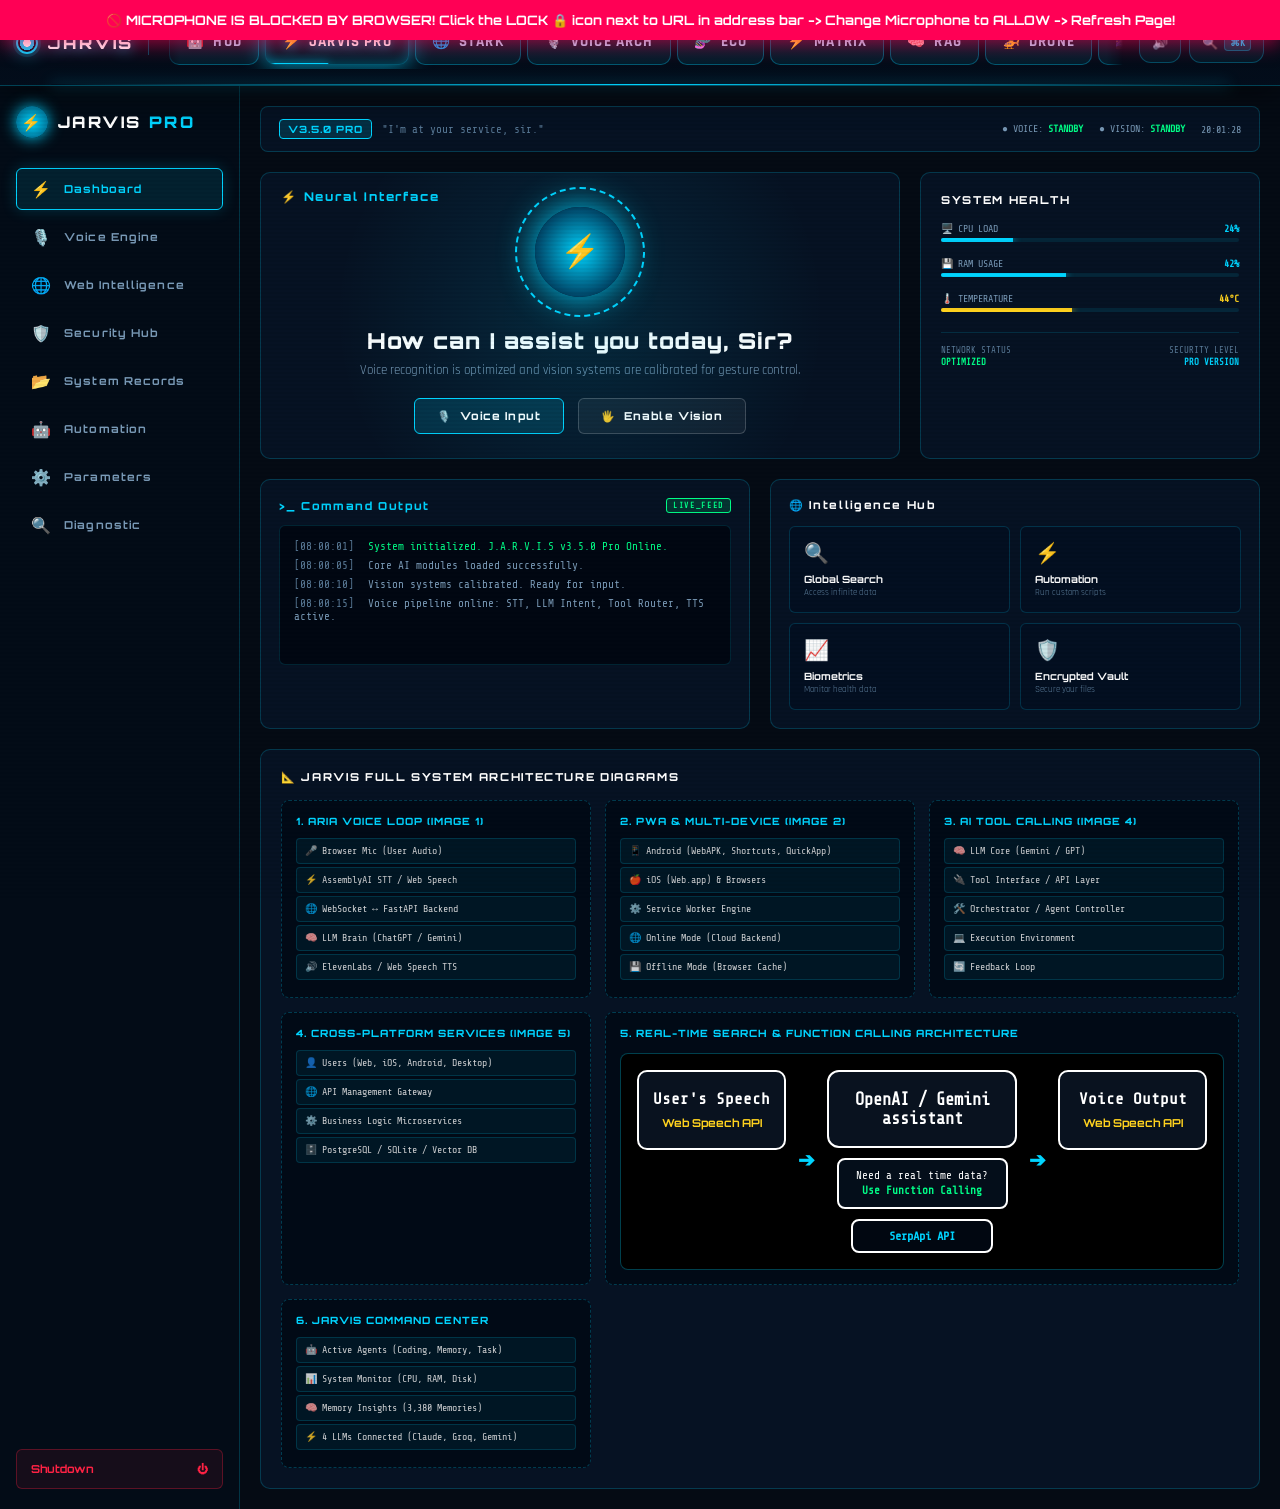
<file: jarvis_pro.html>
<!DOCTYPE html>
<html lang="en">
<head>
  <meta charset="UTF-8">
  <meta name="viewport" content="width=device-width, initial-scale=1.0, viewport-fit=cover">
  <title>JARVIS PRO — Neural Interface & System Architecture</title>
  <meta name="description" content="J.A.R.V.I.S. PRO Neural Interface — Next-Generation Voice Recognition, System Health Telemetry, AI Tool Calling Architecture, and Multi-Device Control Center.">
  <link rel="preconnect" href="https://fonts.googleapis.com">
  <link rel="preconnect" href="https://fonts.gstatic.com" crossorigin>
  <link href="https://fonts.googleapis.com/css2?family=Orbitron:wght@400;500;600;700;800;900&family=Rajdhani:wght@300;400;500;600;700&family=Share+Tech+Mono&display=swap" rel="stylesheet">
  <link rel="stylesheet" href="style.css">
  <link rel="stylesheet" href="shell.css">
  <style>
    :root {
      --pro-bg: #050b14;
      --pro-card: rgba(8, 20, 38, 0.85);
      --pro-border: rgba(0, 212, 255, 0.2);
      --pro-cyan: #00d4ff;
      --pro-green: #00ff88;
      --pro-red: #ff2244;
      --pro-gold: #ffd21e;
      --pro-purple: #a855f7;
    }

    html, body {
      width: 100%; min-height: 100vh;
      background: var(--pro-bg);
      font-family: 'Rajdhani', sans-serif;
      color: #c8e8ff;
      overflow-x: hidden;
    }

    .scanlines {
      position: fixed; inset: 0; z-index: 1000; pointer-events: none;
      background: repeating-linear-gradient(0deg, transparent, transparent 2px, rgba(0,0,0,.04) 2px, rgba(0,0,0,.04) 4px);
    }

    /* PRO LAYOUT CONTAINER */
    .pro-container {
      display: grid;
      grid-template-columns: 240px 1fr;
      min-height: calc(100vh - 38px);
    }
    @media (max-width: 900px) {
      .pro-container { grid-template-columns: 1fr; }
    }

    /* SIDEBAR */
    .pro-sidebar {
      background: rgba(4, 12, 24, 0.95);
      border-right: 1px solid var(--pro-border);
      padding: 20px 16px;
      display: flex; flex-direction: column; justify-content: space-between;
    }
    .pro-brand {
      display: flex; align-items: center; gap: 10px;
      font-family: 'Orbitron', sans-serif;
      font-size: 16px; font-weight: 900;
      color: #fff; letter-spacing: 0.15em;
      margin-bottom: 30px;
    }
    .pro-brand-ico {
      width: 32px; height: 32px; border-radius: 50%;
      background: radial-gradient(circle, var(--pro-cyan), #005577);
      box-shadow: 0 0 15px var(--pro-cyan);
      display: flex; align-items: center; justify-content: center;
      font-size: 16px; color: #000; font-weight: bold;
    }
    .pro-brand span { color: var(--pro-cyan); }

    .pro-nav { display: flex; flex-direction: column; gap: 6px; }
    .pro-nav-item {
      display: flex; align-items: center; gap: 12px;
      padding: 10px 14px; border-radius: 6px;
      font-family: 'Orbitron', sans-serif;
      font-size: 11px; font-weight: 700; letter-spacing: 0.1em;
      color: #7a9bb8; text-decoration: none;
      transition: all 0.2s;
      border: 1px solid transparent;
      cursor: pointer;
    }
    .pro-nav-item:hover, .pro-nav-item.active {
      color: #fff; background: rgba(0, 212, 255, 0.1);
      border-color: rgba(0, 212, 255, 0.3);
      box-shadow: 0 0 15px rgba(0, 212, 255, 0.2);
    }
    .pro-nav-item.active {
      color: var(--pro-cyan);
      border-color: var(--pro-cyan);
    }
    .pro-nav-item .ico { font-size: 16px; }

    .pro-nav-foot { display: flex; flex-direction: column; gap: 6px; margin-top: 20px; }
    .pro-shutdown-btn {
      display: flex; align-items: center; justify-content: space-between;
      padding: 12px 14px; border-radius: 6px;
      background: rgba(255, 34, 68, 0.08);
      border: 1px solid rgba(255, 34, 68, 0.3);
      color: var(--pro-red);
      font-family: 'Orbitron', sans-serif; font-size: 11px; font-weight: 700;
      cursor: pointer; transition: all 0.2s;
    }
    .pro-shutdown-btn:hover {
      background: rgba(255, 34, 68, 0.25);
      box-shadow: 0 0 20px rgba(255, 34, 68, 0.4);
    }

    /* MAIN CONTENT */
    .pro-main {
      padding: 20px;
      display: flex; flex-direction: column; gap: 20px;
    }

    /* HEADER BAR */
    .pro-header {
      display: flex; align-items: center; justify-content: space-between;
      padding: 12px 18px;
      background: var(--pro-card);
      border: 1px solid var(--pro-border);
      border-radius: 8px;
    }
    .pro-version-badge {
      display: flex; align-items: center; gap: 10px;
    }
    .v-pill {
      background: rgba(0, 212, 255, 0.15); border: 1px solid var(--pro-cyan);
      border-radius: 4px; padding: 3px 8px;
      font-family: 'Orbitron', sans-serif; font-size: 10px; font-weight: 800;
      color: var(--pro-cyan); letter-spacing: 0.1em;
    }
    .v-quote { font-family: 'Share Tech Mono', monospace; font-size: 11px; color: #5a7b98; }

    .pro-status-indicators {
      display: flex; align-items: center; gap: 16px;
      font-family: 'Share Tech Mono', monospace; font-size: 10px; color: #7a9bb8;
    }
    .pro-status-indicators span b { color: var(--pro-green); }

    /* DASHBOARD GRID */
    .dash-grid {
      display: grid;
      grid-template-columns: 1fr 340px;
      gap: 20px;
    }
    @media (max-width: 1100px) {
      .dash-grid { grid-template-columns: 1fr; }
    }

    /* NEURAL INTERFACE HERO */
    .neural-card {
      background: var(--pro-card);
      border: 1px solid var(--pro-border);
      border-radius: 10px; padding: 24px;
      display: flex; flex-direction: column; align-items: center; justify-content: center;
      text-align: center; position: relative; overflow: hidden;
      min-height: 280px;
    }
    .neural-card::before {
      content: ''; position: absolute; inset: 0;
      background: radial-gradient(circle at center, rgba(0, 212, 255, 0.12), transparent 70%);
      pointer-events: none;
    }

    .neural-title {
      position: absolute; top: 16px; left: 20px;
      font-family: 'Orbitron', sans-serif; font-size: 12px; font-weight: 800;
      color: var(--pro-cyan); letter-spacing: 0.15em;
      display: flex; align-items: center; gap: 8px;
    }

    .neural-orb-wrap {
      position: relative; width: 110px; height: 110px; margin-bottom: 20px;
      display: flex; align-items: center; justify-content: center;
    }
    .neural-orb-ring {
      position: absolute; inset: -10px; border-radius: 50%;
      border: 2px dashed var(--pro-cyan);
      animation: rotateRing 15s linear infinite;
    }
    .neural-orb-core {
      width: 90px; height: 90px; border-radius: 50%;
      background: radial-gradient(circle, #00d4ff 0%, #004466 70%, #020b18 100%);
      box-shadow: 0 0 35px var(--pro-cyan);
      display: flex; align-items: center; justify-content: center;
      cursor: pointer; transition: all 0.3s;
    }
    .neural-orb-core:hover {
      transform: scale(1.08);
      box-shadow: 0 0 50px var(--pro-cyan), 0 0 80px rgba(0,212,255,0.4);
    }
    .neural-orb-core .ico { font-size: 32px; color: #fff; }

    @keyframes rotateRing { 0% { transform: rotate(0deg); } 100% { transform: rotate(360deg); } }

    .neural-headline {
      font-family: 'Orbitron', sans-serif;
      font-size: 22px; font-weight: 900; color: #fff;
      margin-bottom: 8px; letter-spacing: 0.05em;
    }
    .neural-desc {
      font-size: 13px; color: #7a9bb8; max-width: 500px; margin-bottom: 20px;
    }
    .neural-actions { display: flex; gap: 14px; }
    .n-btn {
      padding: 10px 22px; border-radius: 6px;
      font-family: 'Orbitron', sans-serif; font-size: 11px; font-weight: 800;
      letter-spacing: 0.1em; cursor: pointer; transition: all 0.2s;
      display: flex; align-items: center; gap: 8px;
    }
    .n-btn.primary {
      background: rgba(0, 212, 255, 0.15); border: 1px solid var(--pro-cyan); color: #fff;
    }
    .n-btn.primary:hover {
      background: var(--pro-cyan); color: #000; box-shadow: 0 0 20px var(--pro-cyan);
    }
    .n-btn.secondary {
      background: rgba(255, 255, 255, 0.05); border: 1px solid rgba(255, 255, 255, 0.2); color: #fff;
    }
    .n-btn.secondary:hover {
      border-color: #fff; background: rgba(255, 255, 255, 0.15);
    }

    /* SYSTEM HEALTH CARD */
    .health-card {
      background: var(--pro-card);
      border: 1px solid var(--pro-border);
      border-radius: 10px; padding: 20px;
      display: flex; flex-direction: column; gap: 16px;
    }
    .health-hdr {
      font-family: 'Orbitron', sans-serif; font-size: 11px; font-weight: 800;
      color: #fff; letter-spacing: 0.15em;
    }
    .h-metric { display: flex; flex-direction: column; gap: 4px; }
    .h-row { display: flex; justify-content: space-between; font-family: 'Share Tech Mono', monospace; font-size: 10px; color: #7a9bb8; }
    .h-row b { color: var(--pro-cyan); }
    .h-bar { height: 4px; background: rgba(0, 212, 255, 0.1); border-radius: 2px; overflow: hidden; }
    .h-fill { height: 100%; background: var(--pro-cyan); box-shadow: 0 0 8px var(--pro-cyan); }

    .h-foot {
      display: flex; justify-content: space-between;
      border-top: 1px solid rgba(0, 212, 255, 0.15);
      padding-top: 12px; margin-top: 4px;
      font-family: 'Share Tech Mono', monospace; font-size: 9px;
    }
    .h-foot-item { display: flex; flex-direction: column; gap: 2px; }
    .h-foot-lbl { color: #5a7b98; }
    .h-foot-val { font-weight: bold; color: var(--pro-green); }

    /* LOWER GRID */
    .lower-grid {
      display: grid; grid-template-columns: 1fr 1fr; gap: 20px;
    }
    @media (max-width: 900px) { .lower-grid { grid-template-columns: 1fr; } }

    /* COMMAND FEED TERMINAL */
    .terminal-card {
      background: var(--pro-card);
      border: 1px solid var(--pro-border);
      border-radius: 10px; padding: 18px;
      display: flex; flex-direction: column; gap: 12px;
    }
    .term-hdr {
      display: flex; align-items: center; justify-content: space-between;
      font-family: 'Orbitron', sans-serif; font-size: 11px; font-weight: 800;
      color: var(--pro-cyan); letter-spacing: 0.15em;
    }
    .term-badge {
      font-family: 'Share Tech Mono', monospace; font-size: 8px;
      background: rgba(0, 255, 136, 0.15); border: 1px solid var(--pro-green);
      color: var(--pro-green); padding: 2px 6px; border-radius: 3px;
    }
    .term-box {
      background: #010712; border: 1px solid rgba(0, 212, 255, 0.15);
      border-radius: 6px; padding: 14px; min-height: 140px;
      font-family: 'Share Tech Mono', monospace; font-size: 11px;
      color: #7a9bb8; display: flex; flex-direction: column; gap: 6px;
    }
    .term-line { color: #00ff88; }
    .term-time { color: #5a7b98; margin-right: 8px; }

    /* INTELLIGENCE HUB */
    .intel-card {
      background: var(--pro-card);
      border: 1px solid var(--pro-border);
      border-radius: 10px; padding: 18px;
      display: flex; flex-direction: column; gap: 14px;
    }
    .intel-grid {
      display: grid; grid-template-columns: 1fr 1fr; gap: 10px;
    }
    .intel-item {
      background: rgba(4, 16, 34, 0.9);
      border: 1px solid rgba(0, 212, 255, 0.18);
      border-radius: 6px; padding: 14px;
      cursor: pointer; transition: all 0.2s;
    }
    .intel-item:hover {
      border-color: var(--pro-cyan);
      background: rgba(0, 212, 255, 0.1);
      transform: translateY(-2px);
    }
    .intel-ico { font-size: 20px; color: var(--pro-cyan); margin-bottom: 6px; }
    .intel-title { font-family: 'Orbitron', sans-serif; font-size: 10px; font-weight: 700; color: #fff; margin-bottom: 2px; }
    .intel-sub { font-size: 9px; color: #5a7b98; }

    /* DIAGRAM SECTION */
    .diagrams-section {
      background: var(--pro-card);
      border: 1px solid var(--pro-border);
      border-radius: 10px; padding: 20px;
      display: flex; flex-direction: column; gap: 16px;
    }
    .diag-grid {
      display: grid; grid-template-columns: repeat(3, 1fr); gap: 14px;
    }
    @media (max-width: 1100px) { .diag-grid { grid-template-columns: 1fr; } }

    .diag-card {
      background: rgba(2, 10, 22, 0.9);
      border: 1px dashed rgba(0, 212, 255, 0.25);
      border-radius: 8px; padding: 14px;
      display: flex; flex-direction: column; gap: 8px;
    }
    .diag-title {
      font-family: 'Orbitron', sans-serif; font-size: 10px; font-weight: 800;
      color: var(--pro-cyan); letter-spacing: 0.1em;
    }
    .diag-flow {
      font-family: 'Share Tech Mono', monospace; font-size: 10px;
      color: #8aaabb; line-height: 1.6;
    }
    .diag-step {
      background: rgba(0, 212, 255, 0.08); border: 1px solid rgba(0, 212, 255, 0.2);
      border-radius: 4px; padding: 4px 8px; margin: 3px 0; color: #fff;
    }
  </style>
</head>
<body>

<div class="scanlines"></div>

<div class="pro-container">

  <!-- SIDEBAR -->
  <aside class="pro-sidebar">
    <div>
      <div class="pro-brand">
        <div class="pro-brand-ico">⚡</div>
        <div>JARVIS <span>PRO</span></div>
      </div>

      <div class="pro-nav">
        <a class="pro-nav-item active" href="jarvis_pro.html"><span class="ico">⚡</span> Dashboard</a>
        <a class="pro-nav-item" href="voice_architecture.html"><span class="ico">🎙️</span> Voice Engine</a>
        <a class="pro-nav-item" href="ai_ecosystem.html"><span class="ico">🌐</span> Web Intelligence</a>
        <a class="pro-nav-item" href="cyber_soc.html"><span class="ico">🛡️</span> Security Hub</a>
        <a class="pro-nav-item" href="ai_llm_rag.html"><span class="ico">📂</span> System Records</a>
        <a class="pro-nav-item" href="drone_control.html"><span class="ico">🤖</span> Automation</a>
        <a class="pro-nav-item" href="code_studio.html"><span class="ico">⚙️</span> Parameters</a>
        <a class="pro-nav-item" href="tracker.html"><span class="ico">🔍</span> Diagnostic</a>
      </div>
    </div>

    <div class="pro-nav-foot">
      <button class="pro-shutdown-btn" onclick="alert('JARVIS Standing down. Voice system in standby mode.');">
        <span>Shutdown</span> <span>⏻</span>
      </button>
    </div>
  </aside>

  <!-- MAIN AREA -->
  <main class="pro-main">

    <!-- HEADER BAR -->
    <header class="pro-header">
      <div class="pro-version-badge">
        <span class="v-pill">V3.5.0 PRO</span>
        <span class="v-quote">"I'm at your service, sir."</span>
      </div>
      <div class="pro-status-indicators">
        <span>● VOICE: <b>STANDBY</b></span>
        <span>● VISION: <b>STANDBY</b></span>
        <span id="liveClockPro">00:00:00</span>
      </div>
    </header>

    <!-- TOP DASHBOARD GRID -->
    <div class="dash-grid">

      <!-- NEURAL INTERFACE HERO -->
      <div class="neural-card">
        <div class="neural-title">⚡ Neural Interface</div>

        <div class="neural-orb-wrap">
          <div class="neural-orb-ring"></div>
          <div class="neural-orb-core" onclick="window.JarvisVoice?.toggle();">
            <span class="ico">⚡</span>
          </div>
        </div>

        <div class="neural-headline">How can I assist you today, Sir?</div>
        <div class="neural-desc">
          Voice recognition is optimized and vision systems are calibrated for gesture control.
        </div>

        <div class="neural-actions">
          <button class="n-btn primary" onclick="window.JarvisVoice?.start();">
            <span>🎙️</span> Voice Input
          </button>
          <button class="n-btn secondary" onclick="window.JarvisTools?.computerVisionScan();">
            <span>🖐️</span> Enable Vision
          </button>
        </div>
      </div>

      <!-- SYSTEM HEALTH -->
      <div class="health-card">
        <div class="health-hdr">SYSTEM HEALTH</div>

        <div class="h-metric">
          <div class="h-row"><span>🖥️ CPU LOAD</span><b>24%</b></div>
          <div class="h-bar"><div class="h-fill" style="width:24%;"></div></div>
        </div>

        <div class="h-metric">
          <div class="h-row"><span>💾 RAM USAGE</span><b>42%</b></div>
          <div class="h-bar"><div class="h-fill" style="width:42%;"></div></div>
        </div>

        <div class="h-metric">
          <div class="h-row"><span>🌡️ TEMPERATURE</span><b style="color:var(--pro-gold);">44°C</b></div>
          <div class="h-bar"><div class="h-fill" style="width:44%; background:var(--pro-gold); box-shadow:0 0 8px var(--pro-gold);"></div></div>
        </div>

        <div class="h-foot">
          <div class="h-foot-item">
            <span class="h-foot-lbl">NETWORK STATUS</span>
            <span class="h-foot-val">OPTIMIZED</span>
          </div>
          <div class="h-foot-item" style="text-align:right;">
            <span class="h-foot-lbl">SECURITY LEVEL</span>
            <span class="h-foot-val" style="color:var(--pro-cyan);">PRO VERSION</span>
          </div>
        </div>
      </div>

    </div>

    <!-- LOWER GRID -->
    <div class="lower-grid">

      <!-- COMMAND OUTPUT TERMINAL -->
      <div class="terminal-card">
        <div class="term-hdr">
          <span>>_ Command Output</span>
          <span class="term-badge">LIVE_FEED</span>
        </div>
        <div class="term-box" id="proTerminalBox">
          <div><span class="term-time">[08:00:01]</span> <span class="term-line">System initialized. J.A.R.V.I.S v3.5.0 Pro Online.</span></div>
          <div><span class="term-time">[08:00:05]</span> Core AI modules loaded successfully.</div>
          <div><span class="term-time">[08:00:10]</span> Vision systems calibrated. Ready for input.</div>
          <div><span class="term-time">[08:00:15]</span> Voice pipeline online: STT, LLM Intent, Tool Router, TTS active.</div>
        </div>
      </div>

      <!-- INTELLIGENCE HUB -->
      <div class="intel-card">
        <div class="health-hdr">🌐 Intelligence Hub</div>

        <div class="intel-grid">
          <div class="intel-item" onclick="window.JarvisTools?.browserSearchWeb();">
            <div class="intel-ico">🔍</div>
            <div class="intel-title">Global Search</div>
            <div class="intel-sub">Access infinite data</div>
          </div>

          <div class="intel-item" onclick="window.JarvisTools?.runCodeSandbox();">
            <div class="intel-ico">⚡</div>
            <div class="intel-title">Automation</div>
            <div class="intel-sub">Run custom scripts</div>
          </div>

          <div class="intel-item" onclick="window.JarvisTools?.suitDiagnostic();">
            <div class="intel-ico">📈</div>
            <div class="intel-title">Biometrics</div>
            <div class="intel-sub">Monitor health data</div>
          </div>

          <div class="intel-item" onclick="window.JarvisTools?.databaseQueryAssistant();">
            <div class="intel-ico">🛡️</div>
            <div class="intel-title">Encrypted Vault</div>
            <div class="intel-sub">Secure your files</div>
          </div>
        </div>
      </div>

    </div>

    <!-- DIAGRAMS SECTION FROM USER REFERENCE PICS -->
    <div class="diagrams-section">
      <div class="health-hdr">📐 JARVIS FULL SYSTEM ARCHITECTURE DIAGRAMS</div>

      <div class="diag-grid">

        <!-- Diagram 1 -->
        <div class="diag-card">
          <div class="diag-title">1. ARIA VOICE LOOP (IMAGE 1)</div>
          <div class="diag-flow">
            <div class="diag-step">🎤 Browser Mic (User Audio)</div>
            <div class="diag-step">⚡ AssemblyAI STT / Web Speech</div>
            <div class="diag-step">🌐 WebSocket ↔ FastAPI Backend</div>
            <div class="diag-step">🧠 LLM Brain (ChatGPT / Gemini)</div>
            <div class="diag-step">🔊 ElevenLabs / Web Speech TTS</div>
          </div>
        </div>

        <!-- Diagram 2 -->
        <div class="diag-card">
          <div class="diag-title">2. PWA & MULTI-DEVICE (IMAGE 2)</div>
          <div class="diag-flow">
            <div class="diag-step">📱 Android (WebAPK, Shortcuts, QuickApp)</div>
            <div class="diag-step">🍎 iOS (Web.app) & Browsers</div>
            <div class="diag-step">⚙️ Service Worker Engine</div>
            <div class="diag-step">🌐 Online Mode (Cloud Backend)</div>
            <div class="diag-step">💾 Offline Mode (Browser Cache)</div>
          </div>
        </div>

        <!-- Diagram 3 -->
        <div class="diag-card">
          <div class="diag-title">3. AI TOOL CALLING (IMAGE 4)</div>
          <div class="diag-flow">
            <div class="diag-step">🧠 LLM Core (Gemini / GPT)</div>
            <div class="diag-step">🔌 Tool Interface / API Layer</div>
            <div class="diag-step">🛠️ Orchestrator / Agent Controller</div>
            <div class="diag-step">💻 Execution Environment</div>
            <div class="diag-step">🔄 Feedback Loop</div>
          </div>
        </div>

        <!-- Diagram 4 -->
        <div class="diag-card">
          <div class="diag-title">4. CROSS-PLATFORM SERVICES (IMAGE 5)</div>
          <div class="diag-flow">
            <div class="diag-step">👤 Users (Web, iOS, Android, Desktop)</div>
            <div class="diag-step">🌐 API Management Gateway</div>
            <div class="diag-step">⚙️ Business Logic Microservices</div>
            <div class="diag-step">🗄️ PostgreSQL / SQLite / Vector DB</div>
          </div>
        </div>

        <!-- Diagram 5 -->
        <div class="diag-card" style="grid-column: span 2;">
          <div class="diag-title">5. REAL-TIME SEARCH & FUNCTION CALLING ARCHITECTURE</div>
          <div style="padding: 16px; background: #000; border-radius: 8px; border: 1px solid rgba(0,212,255,0.3); margin-top: 6px;">
            <div style="display: flex; justify-content: space-between; align-items: flex-start; gap: 12px; flex-wrap: wrap; text-align: center;">
              
              <!-- User's Speech -->
              <div style="flex: 1; min-width: 140px; border: 2px solid #ffffff; border-radius: 10px; padding: 18px 10px; background: rgba(10, 20, 35, 0.9);">
                <div style="font-family: 'Share Tech Mono', sans-serif; font-size: 16px; font-weight: 800; color: #ffffff; margin-bottom: 8px;">User's Speech</div>
                <div style="font-family: 'Orbitron', sans-serif; font-size: 11px; color: #ffd21e; font-weight: 700;">Web Speech API</div>
              </div>

              <!-- Arrow -->
              <div style="font-size: 20px; color: #00d4ff; align-self: center; font-weight: bold;">➔</div>

              <!-- OpenAI / Gemini Assistant -->
              <div style="flex: 1.5; min-width: 190px; display: flex; flex-direction: column; gap: 10px; align-items: center;">
                <div style="width: 100%; border: 2px solid #ffffff; border-radius: 12px; padding: 18px 10px; background: rgba(10, 20, 35, 0.9);">
                  <div style="font-family: 'Share Tech Mono', sans-serif; font-size: 17px; font-weight: 800; color: #ffffff;">OpenAI / Gemini assistant</div>
                </div>
                
                <!-- Function Calling Box -->
                <div style="width: 90%; border: 2px solid #ffffff; border-radius: 8px; padding: 8px; background: rgba(5, 15, 28, 0.95);">
                  <div style="font-family: 'Share Tech Mono', monospace; font-size: 11px; color: #ffffff; line-height: 1.4;">Need a real time data?<br><span style="color:#00ff88; font-weight:bold;">Use Function Calling</span></div>
                </div>

                <!-- SerpApi API Box -->
                <div style="width: 75%; border: 2px solid #ffffff; border-radius: 8px; padding: 8px; background: rgba(2, 8, 18, 0.95);">
                  <div style="font-family: 'Share Tech Mono', monospace; font-size: 12px; font-weight: 800; color: #00d4ff;">SerpApi API</div>
                </div>
              </div>

              <!-- Arrow -->
              <div style="font-size: 20px; color: #00d4ff; align-self: center; font-weight: bold;">➔</div>

              <!-- Voice Output -->
              <div style="flex: 1; min-width: 140px; border: 2px solid #ffffff; border-radius: 10px; padding: 18px 10px; background: rgba(10, 20, 35, 0.9);">
                <div style="font-family: 'Share Tech Mono', sans-serif; font-size: 16px; font-weight: 800; color: #ffffff; margin-bottom: 8px;">Voice Output</div>
                <div style="font-family: 'Orbitron', sans-serif; font-size: 11px; color: #ffd21e; font-weight: 700;">Web Speech API</div>
              </div>

            </div>
          </div>
        </div>

        <!-- Diagram 6 -->
        <div class="diag-card">
          <div class="diag-title">6. JARVIS COMMAND CENTER</div>
          <div class="diag-flow">
            <div class="diag-step">🤖 Active Agents (Coding, Memory, Task)</div>
            <div class="diag-step">📊 System Monitor (CPU, RAM, Disk)</div>
            <div class="diag-step">🧠 Memory Insights (3,380 Memories)</div>
            <div class="diag-step">⚡ 4 LLMs Connected (Claude, Groq, Gemini)</div>
          </div>
        </div>

      </div>
    </div>

  </main>

</div>

<script src="nav.js"></script>
<script src="voice.js"></script>
<script src="tools.js"></script>
<script>
  function updateProClock() {
    const el = document.getElementById('liveClockPro');
    if (el) el.textContent = new Date().toLocaleTimeString('en-US', { hour12: false });
  }
  setInterval(updateProClock, 1000);
  updateProClock();
</script>

</body>
</html>
</file>
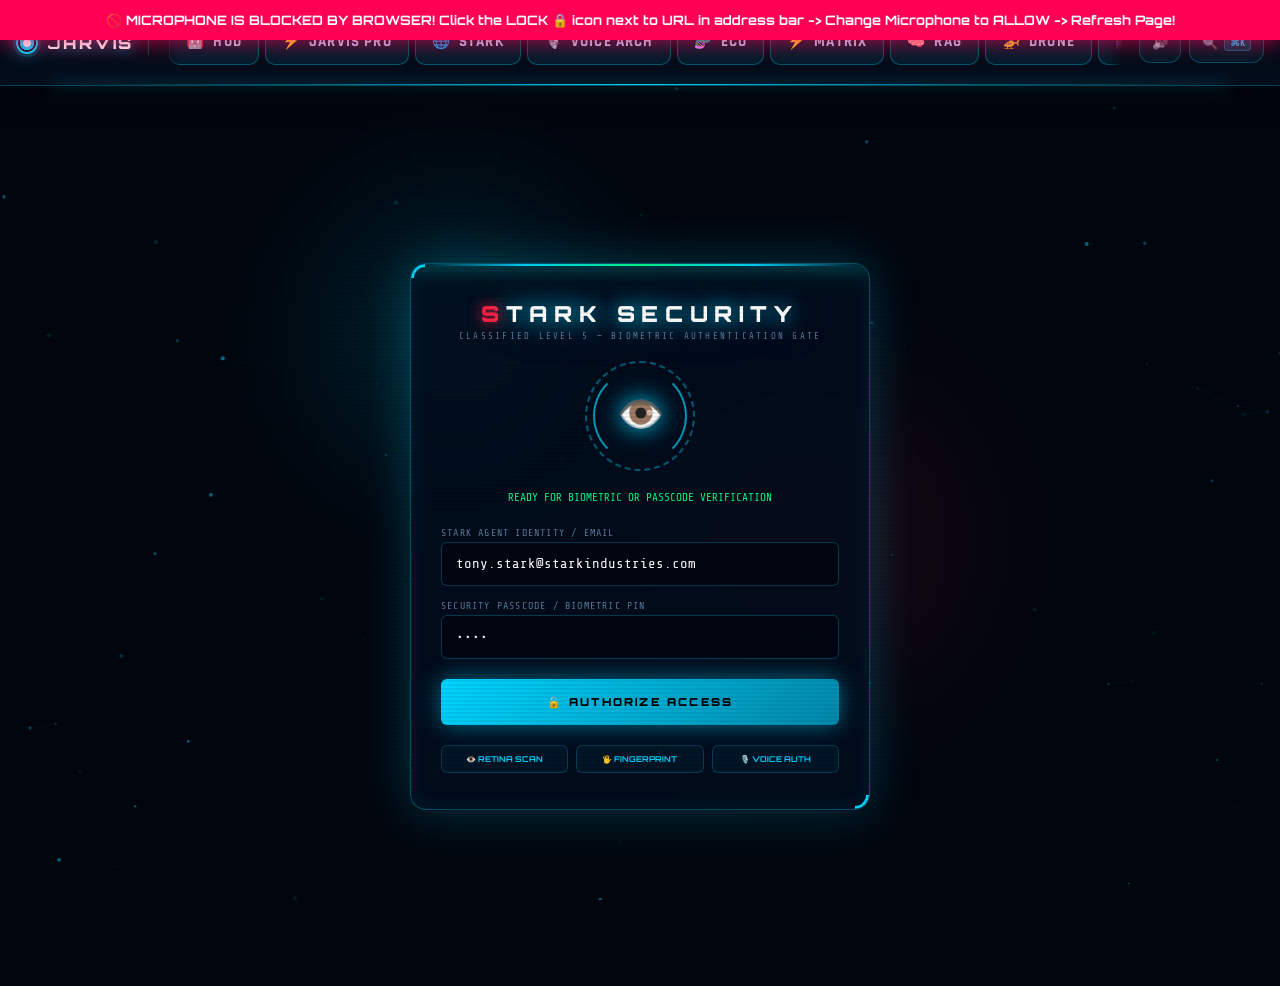
<file: login.html>
<!DOCTYPE html>
<html lang="en">
<head>
  <meta charset="UTF-8">
  <meta name="viewport" content="width=device-width, initial-scale=1.0, viewport-fit=cover">
  <title>STARK INDUSTRIES — Biometric Intelligence Security Portal</title>
  <meta name="description" content="Stark Industries Level 5 Classified Biometric Authentication Portal & Security Gate.">
  <link rel="preconnect" href="https://fonts.googleapis.com">
  <link rel="preconnect" href="https://fonts.gstatic.com" crossorigin>
  <link href="https://fonts.googleapis.com/css2?family=Orbitron:wght@400;500;600;700;800;900&family=Rajdhani:wght@300;400;500;600;700&family=Share+Tech+Mono&display=swap" rel="stylesheet">
  <link rel="stylesheet" href="style.css">
  <link rel="stylesheet" href="shell.css">
  <style>
    /* ══════════════════════════════════════════════════════════════════
       STYLISH STARK BIOMETRIC LOGIN PORTAL STYLES
       ══════════════════════════════════════════════════════════════════ */
    html, body {
      width: 100%; height: 100vh; overflow: hidden;
      background: #01060E;
      font-family: 'Rajdhani', sans-serif;
      color: #D4ECFF;
    }

    /* Floating canvas particle background */
    #loginCanvas {
      position: fixed; inset: 0; z-index: 1; pointer-events: none;
    }

    /* Ambient neon background glow elements */
    .glow-orb-1 {
      position: fixed; top: 15%; left: 20%; width: 400px; height: 400px;
      background: radial-gradient(circle, rgba(0, 212, 255, 0.18) 0%, transparent 70%);
      filter: blur(50px); pointer-events: none; z-index: 2;
      animation: orbFloat 8s ease-in-out infinite alternate;
    }
    .glow-orb-2 {
      position: fixed; bottom: 15%; right: 20%; width: 450px; height: 450px;
      background: radial-gradient(circle, rgba(255, 34, 68, 0.15) 0%, transparent 70%);
      filter: blur(60px); pointer-events: none; z-index: 2;
      animation: orbFloat 10s ease-in-out infinite alternate-reverse;
    }
    @keyframes orbFloat {
      0% { transform: translate(0, 0) scale(1); }
      100% { transform: translate(40px, 30px) scale(1.15); }
    }

    /* Login Card Container */
    .login-container {
      position: relative; z-index: 10;
      width: 100%; height: 100vh;
      display: flex; align-items: center; justify-content: center;
      padding: 20px;
    }

    .login-card {
      width: 100%; max-width: 460px;
      background: rgba(2, 14, 30, 0.85);
      border: 1px solid rgba(0, 212, 255, 0.35);
      border-radius: 16px; padding: 36px 30px;
      box-shadow: 0 0 50px rgba(0, 212, 255, 0.25), inset 0 0 25px rgba(0, 212, 255, 0.08);
      backdrop-filter: blur(24px);
      display: flex; flex-direction: column; align-items: center; gap: 20px;
      position: relative; overflow: hidden;
      animation: loginCardPop 0.8s cubic-bezier(0.4, 0, 0.2, 1);
    }
    @keyframes loginCardPop {
      0% { opacity: 0; transform: scale(0.9) translateY(20px); }
      100% { opacity: 1; transform: scale(1) translateY(0); }
    }

    .login-card::before, .login-card::after {
      content: ''; position: absolute; width: 14px; height: 14px;
      border-color: #00D4FF; border-style: solid; pointer-events: none;
    }
    .login-card::before { top: 0; left: 0; border-width: 3px 0 0 3px; border-radius: 16px 0 0 0; }
    .login-card::after  { bottom: 0; right: 0; border-width: 0 3px 3px 0; border-radius: 0 0 16px 0; }

    /* Animated Laser Scanner Line across Card */
    .laser-scan-line {
      position: absolute; top: 0; left: 0; right: 0; height: 2px;
      background: linear-gradient(90deg, transparent, #00D4FF, #00FF88, #00D4FF, transparent);
      box-shadow: 0 0 15px #00D4FF, 0 0 30px #00FF88;
      animation: laserMove 3.5s linear infinite; pointer-events: none;
    }
    @keyframes laserMove { 0% { top: 0%; } 100% { top: 100%; } }

    /* Header Brand */
    .login-hdr { text-align: center; }
    .login-brand {
      font-family: 'Orbitron', sans-serif; font-size: 22px; font-weight: 900;
      color: #fff; letter-spacing: 0.3em;
      text-shadow: 0 0 20px #00D4FF, 0 0 40px rgba(0, 212, 255, 0.5);
    }
    .login-brand span { color: #FF2244; text-shadow: 0 0 15px #FF2244; }
    .login-clearance {
      font-family: 'Share Tech Mono', monospace; font-size: 9px;
      color: #5A7B98; letter-spacing: 0.25em; margin-top: 4px;
    }

    /* Biometric Scanner Visual */
    .scanner-wrap {
      width: 110px; height: 110px; position: relative;
      display: flex; align-items: center; justify-content: center;
      cursor: pointer; transition: transform 0.3s ease;
    }
    .scanner-wrap:hover { transform: scale(1.06); }

    .scanner-ring {
      position: absolute; inset: 0; border-radius: 50%;
      border: 2px dashed rgba(0, 212, 255, 0.4);
      animation: spinR 8s linear infinite;
    }
    .scanner-ring-2 {
      position: absolute; inset: 8px; border-radius: 50%;
      border: 2px solid rgba(0, 212, 255, 0.7);
      border-top-color: transparent; border-bottom-color: transparent;
      animation: spinR 4s linear infinite reverse;
    }
    @keyframes spinR { 0% { transform: rotate(0deg); } 100% { transform: rotate(360deg); } }

    .scanner-icon {
      font-size: 38px; color: #00D4FF;
      filter: drop-shadow(0 0 12px #00D4FF);
      animation: eyePulse 1.5s ease-in-out infinite alternate;
    }
    @keyframes eyePulse { 0% { opacity: 0.7; } 100% { opacity: 1; } }

    /* Form Fields */
    .login-form { width: 100%; display: flex; flex-direction: column; gap: 14px; }

    .inp-group { display: flex; flex-direction: column; gap: 4px; }
    .inp-label {
      font-family: 'Share Tech Mono', monospace; font-size: 10px;
      color: #5A7B98; letter-spacing: 0.12em;
    }

    .inp-box {
      width: 100%; height: 44px;
      background: rgba(0, 5, 15, 0.7);
      border: 1px solid rgba(0, 212, 255, 0.25);
      border-radius: 6px; padding: 0 14px;
      font-family: 'Share Tech Mono', monospace; font-size: 14px;
      color: #fff; outline: none; transition: all 0.22s;
    }
    .inp-box:focus {
      border-color: #00D4FF;
      box-shadow: 0 0 15px rgba(0, 212, 255, 0.4), inset 0 0 10px rgba(0, 212, 255, 0.1);
    }

    /* Buttons */
    .btn-login {
      width: 100%; height: 46px; margin-top: 6px;
      background: linear-gradient(135deg, #00D4FF 0%, #0088AA 100%);
      border: none; border-radius: 6px;
      font-family: 'Orbitron', sans-serif; font-size: 11px; font-weight: 900;
      color: #000; letter-spacing: 0.2em; cursor: pointer;
      box-shadow: 0 0 25px rgba(0, 212, 255, 0.5);
      transition: all 0.25s cubic-bezier(0.4, 0, 0.2, 1);
    }
    .btn-login:hover {
      transform: translateY(-2px) scale(1.02);
      box-shadow: 0 0 40px rgba(0, 212, 255, 0.8);
      background: linear-gradient(135deg, #00FF88 0%, #00D4FF 100%);
    }

    /* Quick Biometric Access Options */
    .bio-options {
      display: flex; gap: 8px; width: 100%; justify-content: center;
    }
    .bio-btn {
      flex: 1; padding: 8px 6px;
      background: rgba(0, 212, 255, 0.05);
      border: 1px solid rgba(0, 212, 255, 0.2);
      border-radius: 6px;
      font-family: 'Orbitron', sans-serif; font-size: 8px; font-weight: 700;
      color: #00D4FF; cursor: pointer; transition: all 0.2s;
      display: flex; align-items: center; justify-content: center; gap: 4px;
    }
    .bio-btn:hover {
      background: rgba(0, 212, 255, 0.2); border-color: #00D4FF;
      box-shadow: 0 0 12px rgba(0, 212, 255, 0.3); transform: translateY(-1px);
    }

    /* Status Message */
    .status-msg {
      font-family: 'Share Tech Mono', monospace; font-size: 11px;
      color: #00FF88; text-align: center; min-height: 16px;
    }
  </style>
</head>
<body>

<canvas id="loginCanvas"></canvas>

<div class="glow-orb-1"></div>
<div class="glow-orb-2"></div>
<div class="scanlines"></div>

<div class="login-container">
  <div class="login-card">
    <div class="laser-scan-line"></div>

    <!-- Header Brand -->
    <div class="login-hdr">
      <div class="login-brand"><span>S</span>TARK SECURITY</div>
      <div class="login-clearance">CLASSIFIED LEVEL 5 — BIOMETRIC AUTHENTICATION GATE</div>
    </div>

    <!-- Interactive Biometric Retina Scanner -->
    <div class="scanner-wrap" onclick="triggerBiometricScan()" title="Click to trigger Retina & Biometric Scan">
      <div class="scanner-ring"></div>
      <div class="scanner-ring-2"></div>
      <div class="scanner-icon" id="scanIcon">👁️</div>
    </div>

    <!-- Status Output -->
    <div class="status-msg" id="statusMsg">READY FOR BIOMETRIC OR PASSCODE VERIFICATION</div>

    <!-- Login Form -->
    <form class="login-form" onsubmit="handleLogin(event)">
      <div class="inp-group">
        <label class="inp-label">STARK AGENT IDENTITY / EMAIL</label>
        <input type="text" id="userInp" class="inp-box" placeholder="tony.stark@starkindustries.com" value="tony.stark@starkindustries.com" required>
      </div>

      <div class="inp-group">
        <label class="inp-label">SECURITY PASSCODE / BIOMETRIC PIN</label>
        <input type="password" id="passInp" class="inp-box" placeholder="••••••••" value="1003" required>
      </div>

      <button type="submit" class="btn-login" id="loginBtn">🔓 AUTHORIZE ACCESS</button>
    </form>

    <!-- Quick Biometric Shortcuts -->
    <div class="bio-options">
      <button class="bio-btn" onclick="triggerBiometricScan()">👁️ RETINA SCAN</button>
      <button class="bio-btn" onclick="triggerBiometricScan()">🖐️ FINGERPRINT</button>
      <button class="bio-btn" onclick="voiceAuth()">🎙️ VOICE AUTH</button>
    </div>

  </div>
</div>

<script>
// ── 1. BACKGROUND CANVAS ANIMATION ───────────────────────────────
const canvas = document.getElementById('loginCanvas');
const ctx = canvas.getContext('2d');
canvas.width = window.innerWidth; canvas.height = window.innerHeight;
window.addEventListener('resize', () => { canvas.width=window.innerWidth; canvas.height=window.innerHeight; });

const particles = Array.from({length:70}, () => ({
  x: Math.random()*window.innerWidth, y: Math.random()*window.innerHeight,
  r: Math.random()*1.8+0.4, vx:(Math.random()-.5)*.4, vy:(Math.random()-.5)*.4,
  a: Math.random()
}));

function renderBg() {
  canvas.width = canvas.width;
  particles.forEach(p => {
    p.x += p.vx; p.y += p.vy;
    if (p.x<0) p.x=canvas.width; if (p.x>canvas.width) p.x=0;
    if (p.y<0) p.y=canvas.height; if (p.y>canvas.height) p.y=0;
    ctx.beginPath();
    ctx.arc(p.x, p.y, p.r, 0, Math.PI*2);
    ctx.fillStyle = `rgba(0,212,255,${p.a*0.5})`;
    ctx.fill();
  });
  // Draw connecting line network
  for (let i=0; i<particles.length; i++) {
    for (let j=i+1; j<particles.length; j++) {
      const dx = particles[i].x - particles[j].x;
      const dy = particles[i].y - particles[j].y;
      const d = Math.sqrt(dx*dx+dy*dy);
      if (d < 130) {
        ctx.beginPath();
        ctx.strokeStyle = `rgba(0,212,255,${(1-d/130)*0.08})`;
        ctx.lineWidth = 0.6;
        ctx.moveTo(particles[i].x, particles[i].y);
        ctx.lineTo(particles[j].x, particles[j].y);
        ctx.stroke();
      }
    }
  }
  requestAnimationFrame(renderBg);
}
renderBg();

// ── 2. BIOMETRIC SCAN TRIGGER ─────────────────────────────────────
function finishLogin(user, label) {
  const msg = document.getElementById('statusMsg');
  msg.style.color = '#00FF88';
  msg.textContent = `${label}: ${(user.username || user.full_name || 'USER').toUpperCase()} — LEVEL ${user.clearance} ACCESS GRANTED`;
  if (window.JarvisSecurityEngine?.applySession) {
    window.JarvisSecurityEngine.applySession(user);
  } else {
    localStorage.setItem('jarvis_user', user.full_name || user.username || 'User');
    localStorage.setItem('jarvis_role', user.role || 'Administrator');
    localStorage.setItem('jarvis_clearance', String(user.clearance || '1'));
    localStorage.setItem('jarvis_authenticated', 'true');
    if (user.session) {
      localStorage.setItem('jarvis_session', user.session);
      localStorage.setItem('jarvis_token', user.session);
    }
  }
  if (window.speechSynthesis) {
    const u = new SpeechSynthesisUtterance(`Welcome back. Access granted.`);
    window.speechSynthesis.speak(u);
  }
  setTimeout(() => { window.location.href = 'index.html'; }, 1200);
}

function triggerBiometricScan() {
  const icon = document.getElementById('scanIcon');
  const msg = document.getElementById('statusMsg');
  const btn = document.getElementById('loginBtn');
  icon.textContent = '⛔';
  msg.style.color = '#FF2244';
  msg.textContent = 'BIOMETRIC BYPASS DISABLED — ENTER USERNAME AND PIN';
  btn.disabled = false;
}

function voiceAuth() {
  const msg = document.getElementById('statusMsg');
  const username = document.getElementById('userInp').value;
  const pin = document.getElementById('passInp').value;
  if (!username || !pin) {
    msg.style.color = '#FF2244';
    msg.textContent = 'ENTER USERNAME AND PIN BEFORE VOICE AUTHORIZE';
    return;
  }
  msg.style.color = '#00D4FF';
  msg.textContent = 'SAY "JARVIS AUTHORIZE" TO SUBMIT YOUR PIN';
  if ('webkitSpeechRecognition' in window || 'SpeechRecognition' in window) {
    const SpeechRecognition = window.SpeechRecognition || window.webkitSpeechRecognition;
    const rec = new SpeechRecognition();
    rec.start();
    rec.onresult = function(e) {
      const text = (e.results[0][0].transcript || '').toLowerCase();
      if (text.includes('authorize') || text.includes('jarvis') || text.includes('சரி')) {
        handleLogin({ preventDefault() {} });
      } else {
        msg.style.color = '#FF2244';
        msg.textContent = 'VOICE PHRASE REJECTED';
      }
    };
    rec.onerror = function() {
      msg.style.color = '#FF2244';
      msg.textContent = 'VOICE AUTH FAILED — USE PIN FORM';
    };
  }
}

function handleLogin(e) {
  e.preventDefault();
  const username = document.getElementById('userInp').value;
  const pin = document.getElementById('passInp').value;
  const msg = document.getElementById('statusMsg');
  if (!username || !pin) {
    msg.style.color = '#FF2244';
    msg.textContent = 'USERNAME AND PIN REQUIRED';
    return;
  }

  msg.style.color = '#00D4FF';
  msg.textContent = 'VERIFYING CLEARANCE...';

  fetch('http://localhost:8000/api/auth/login', {
    method: 'POST',
    headers: { 'Content-Type': 'application/json' },
    body: JSON.stringify({ username, pin })
  })
  .then(async (res) => {
    const data = await res.json().catch(() => ({}));
    if (res.ok && data.authenticated && data.user) {
      finishLogin(data.user, 'SESSION ISSUED');
      return;
    }
    return fetch('api_auth.php', {
      method: 'POST',
      headers: { 'Content-Type': 'application/json' },
      body: JSON.stringify({ username, pin })
    }).then((r) => r.json()).then((phpData) => {
      if (phpData.authenticated && phpData.user) {
        finishLogin({
          username: phpData.user.full_name || phpData.user.username,
          role: phpData.user.role,
          clearance: phpData.user.clearance,
          session: ''
        }, 'MYSQL VERIFIED');
      } else {
        msg.style.color = '#FF2244';
        msg.textContent = `ACCESS DENIED: ${phpData.message || data.detail || 'Invalid credentials'}`;
      }
    });
  })
  .catch(() => {
    msg.style.color = '#FF2244';
    msg.textContent = 'AUTH SERVICE UNREACHABLE — START THE JARVIS SERVER AND SET JARVIS_ADMIN_PIN';
  });
}
</script>
<script src="security_engine.js"></script>
<script src="voice.js"></script>
  <script src="nav.js" defer></script>
</body>
</html>
</file>
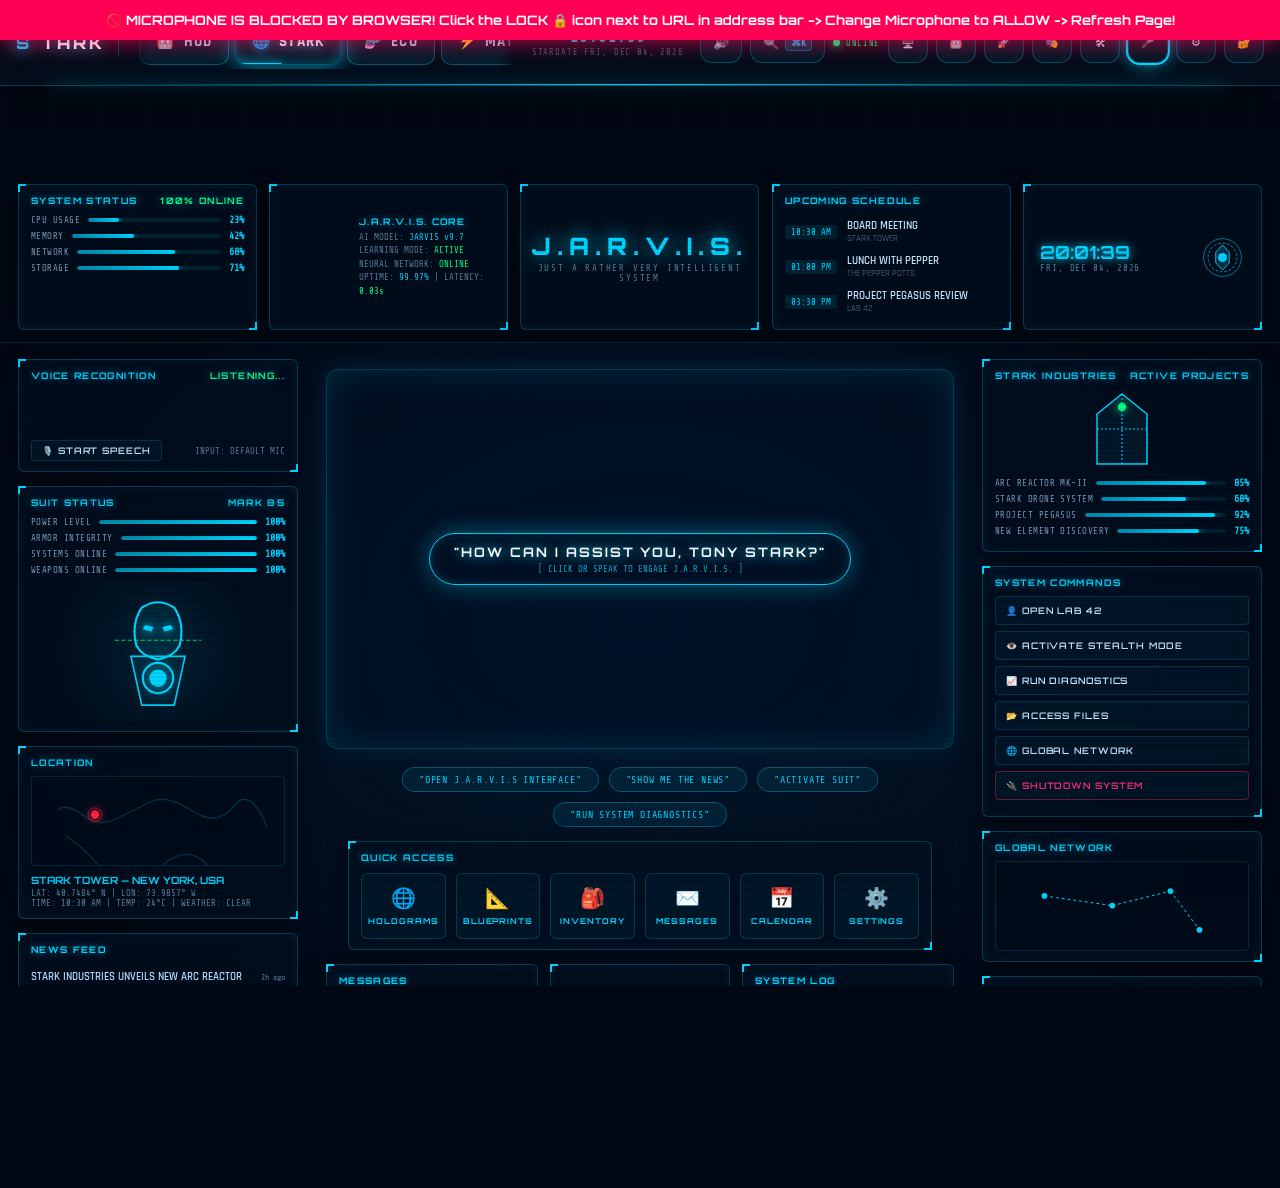
<file: stark_hud.html>
<!DOCTYPE html>
<html lang="en">
<head>
  <meta charset="UTF-8">
  <meta name="viewport" content="width=device-width, initial-scale=1.0">
  <title>J.A.R.V.I.S. STARK HUD — Tactical AI Command Center</title>
  <meta name="description" content="Stark Industries Tactical J.A.R.V.I.S. Cybernetic HUD Command Center Dashboard.">
  <link rel="preconnect" href="https://fonts.googleapis.com">
  <link rel="preconnect" href="https://fonts.gstatic.com" crossorigin>
  <link href="https://fonts.googleapis.com/css2?family=Orbitron:wght@400;500;600;700;800;900&family=Rajdhani:wght@300;400;500;600;700&family=Share+Tech+Mono&display=swap" rel="stylesheet">
  <link rel="stylesheet" href="style.css">
  <link rel="stylesheet" href="shell.css">
  <style>
    /* ── STARK HUD LAYOUT & CUSTOM STYLING ────────────────────────────── */
    :root {
      --hud-c1: #00D4FF;
      --hud-c1d: #0088AA;
      --hud-c2: #FF6B35;
      --hud-c4: #00FF88;
      --hud-card-bg: rgba(2, 14, 30, 0.75);
      --hud-border: rgba(0, 212, 255, 0.25);
      --hud-glow: 0 0 12px rgba(0, 212, 255, 0.35);
    }

    html, body {
      width: 100%;
      min-height: 100vh;
      height: auto !important;
      overflow-x: hidden !important;
      overflow-y: auto !important;
      background: #010814;
      font-family: var(--fbody, 'Rajdhani', sans-serif);
      color: var(--cp, #C8E8FF);
    }

    .stark-hud-container {
      display: flex;
      flex-direction: column;
      min-height: 100vh;
      background: radial-gradient(ellipse at center, #041830 0%, #010814 80%);
      position: relative;
      z-index: 10;
      padding-bottom: 20px;
    }



    /* Top stats header bar */
    .stark-top-bar {
      display: grid;
      grid-template-columns: 260px 240px 1fr 260px 220px;
      gap: 12px;
      padding: 12px 18px;
      background: rgba(1, 10, 22, 0.85);
      border-bottom: 1px solid rgba(0, 212, 255, 0.15);
    }

    @media (max-width: 1400px) {
      .stark-top-bar {
        grid-template-columns: repeat(auto-fit, minmax(220px, 1fr));
      }
    }

    /* Box Widget Styling */
    .hud-box {
      background: var(--hud-card-bg);
      border: 1px solid var(--hud-border);
      border-radius: 6px;
      padding: 10px 12px;
      position: relative;
      box-shadow: inset 0 0 15px rgba(0, 212, 255, 0.05), 0 4px 20px rgba(0, 0, 0, 0.5);
      backdrop-filter: blur(10px);
      transition: border-color 0.3s, box-shadow 0.3s;
    }

    .hud-box:hover {
      border-color: rgba(0, 212, 255, 0.6);
      box-shadow: inset 0 0 20px rgba(0, 212, 255, 0.1), 0 0 15px rgba(0, 212, 255, 0.2);
    }

    /* Corner Bracket Accents */
    .hud-box::before, .hud-box::after {
      content: '';
      position: absolute;
      width: 8px;
      height: 8px;
      border-color: var(--hud-c1);
      border-style: solid;
      pointer-events: none;
    }
    .hud-box::before { top: -1px; left: -1px; border-width: 2px 0 0 2px; }
    .hud-box::after { bottom: -1px; right: -1px; border-width: 0 2px 2px 0; }

    .box-title {
      font-family: 'Orbitron', sans-serif;
      font-size: 9px;
      font-weight: 700;
      color: var(--hud-c1);
      letter-spacing: 0.15em;
      margin-bottom: 8px;
      display: flex;
      align-items: center;
      justify-content: space-between;
      text-transform: uppercase;
      text-shadow: 0 0 8px rgba(0, 212, 255, 0.6);
    }

    /* Progress bar metric */
    .metric-row {
      display: flex;
      align-items: center;
      justify-content: space-between;
      margin-bottom: 5px;
      font-size: 11px;
    }

    .metric-name {
      font-family: 'Share Tech Mono', monospace;
      font-size: 9px;
      color: #7A9BB8;
      letter-spacing: 0.05em;
    }

    .metric-bar-wrap {
      flex: 1;
      height: 4px;
      background: rgba(0, 212, 255, 0.1);
      border-radius: 2px;
      margin: 0 8px;
      overflow: hidden;
      position: relative;
    }

    .metric-bar-fill {
      height: 100%;
      background: linear-gradient(90deg, #0088AA, #00D4FF);
      border-radius: 2px;
      box-shadow: 0 0 8px var(--hud-c1);
      transition: width 0.6s ease;
    }

    .metric-val {
      font-family: 'Share Tech Mono', monospace;
      font-size: 10px;
      color: var(--hud-c1);
      font-weight: bold;
    }

    /* ── MAIN DASHBOARD GRID ────────────────────────────────────────── */
    .stark-grid {
      display: grid;
      grid-template-columns: 280px 1fr 280px;
      gap: 16px;
      padding: 16px 18px;
      flex: 1;
    }

    @media (max-width: 1200px) {
      .stark-grid {
        grid-template-columns: 1fr;
      }
    }

    .left-col, .right-col {
      display: flex;
      flex-direction: column;
      gap: 14px;
    }

    .center-col {
      display: flex;
      flex-direction: column;
      gap: 14px;
    }

    /* ── CENTRAL HOLOGRAM ORB CANVAS ───────────────────────────────── */
    .central-orb-wrap {
      position: relative;
      width: 100%;
      height: 380px;
      display: flex;
      align-items: center;
      justify-content: center;
      background: rgba(0, 15, 35, 0.5);
      border: 1px solid var(--hud-border);
      border-radius: 12px;
      box-shadow: inset 0 0 40px rgba(0, 212, 255, 0.15), 0 0 30px rgba(0, 212, 255, 0.1);
      overflow: hidden;
    }

    #centralOrbCanvas {
      position: absolute;
      inset: 0;
      width: 100%;
      height: 100%;
      pointer-events: auto;
      cursor: grab;
    }

    .orb-prompt-badge {
      position: relative;
      z-index: 5;
      background: rgba(2, 16, 36, 0.85);
      border: 1px solid var(--hud-c1);
      padding: 10px 24px;
      border-radius: 30px;
      box-shadow: 0 0 25px rgba(0, 212, 255, 0.4), inset 0 0 12px rgba(0, 212, 255, 0.2);
      backdrop-filter: blur(12px);
      text-align: center;
      pointer-events: auto;
      cursor: pointer;
      transition: all 0.3s;
    }

    .orb-prompt-badge:hover {
      transform: scale(1.05);
      box-shadow: 0 0 35px rgba(0, 212, 255, 0.7);
    }

    .orb-prompt-text {
      font-family: 'Orbitron', sans-serif;
      font-size: 13px;
      font-weight: 700;
      color: #FFFFFF;
      letter-spacing: 0.15em;
      text-shadow: 0 0 12px var(--hud-c1);
    }

    /* Voice command pills */
    .vcmd-pills {
      display: flex;
      flex-wrap: wrap;
      gap: 10px;
      justify-content: center;
      margin-top: 4px;
    }

    .vcmd-pill {
      background: rgba(0, 212, 255, 0.08);
      border: 1px solid rgba(0, 212, 255, 0.3);
      padding: 6px 16px;
      border-radius: 20px;
      font-family: 'Share Tech Mono', monospace;
      font-size: 10px;
      color: var(--hud-c1);
      letter-spacing: 0.08em;
      cursor: pointer;
      transition: all 0.2s;
    }

    .vcmd-pill:hover {
      background: var(--hud-c1);
      color: #000;
      box-shadow: 0 0 15px var(--hud-c1);
      transform: translateY(-2px);
    }

    /* Quick Access Icon Grid */
    .quick-access-grid {
      display: grid;
      grid-template-columns: repeat(6, 1fr);
      gap: 10px;
    }

    @media (max-width: 900px) {
      .quick-access-grid {
        grid-template-columns: repeat(3, 1fr);
      }
    }

    .qa-btn {
      display: flex;
      flex-direction: column;
      align-items: center;
      justify-content: center;
      gap: 6px;
      padding: 12px 6px;
      background: rgba(0, 212, 255, 0.04);
      border: 1px solid rgba(0, 212, 255, 0.2);
      border-radius: 6px;
      cursor: pointer;
      transition: all 0.22s;
    }

    .qa-btn:hover {
      background: rgba(0, 212, 255, 0.18);
      border-color: var(--hud-c1);
      box-shadow: 0 0 15px rgba(0, 212, 255, 0.4);
      transform: translateY(-2px);
    }

    .qa-icon {
      font-size: 20px;
    }

    .qa-label {
      font-family: 'Orbitron', sans-serif;
      font-size: 8px;
      font-weight: 700;
      color: var(--hud-c1);
      letter-spacing: 0.12em;
    }

    /* Bottom center 3-box row */
    .bottom-center-row {
      display: grid;
      grid-template-columns: 1fr 180px 1fr;
      gap: 12px;
    }

    @media (max-width: 800px) {
      .bottom-center-row {
        grid-template-columns: 1fr;
      }
    }

    /* Messages list */
    .msg-item {
      display: flex;
      align-items: center;
      gap: 10px;
      padding: 6px 0;
      border-bottom: 1px solid rgba(0, 212, 255, 0.08);
    }

    .msg-avatar {
      width: 28px;
      height: 28px;
      border-radius: 50%;
      background: linear-gradient(135deg, #00D4FF, #005577);
      border: 1px solid var(--hud-c1);
      display: flex;
      align-items: center;
      justify-content: center;
      font-family: 'Orbitron', sans-serif;
      font-size: 10px;
      font-weight: bold;
      color: #000;
      flex-shrink: 0;
    }

    .msg-name {
      font-family: 'Orbitron', sans-serif;
      font-size: 10px;
      font-weight: 600;
      color: var(--hud-c1);
    }

    .msg-sub {
      font-size: 11px;
      color: #8AA4BC;
      white-space: nowrap;
      overflow: hidden;
      text-overflow: ellipsis;
    }

    .msg-time {
      font-family: 'Share Tech Mono', monospace;
      font-size: 8px;
      color: #557799;
      margin-left: auto;
    }

    /* System commands list */
    .sys-cmd-btn {
      display: flex;
      align-items: center;
      gap: 10px;
      width: 100%;
      padding: 8px 10px;
      margin-bottom: 6px;
      background: rgba(0, 212, 255, 0.04);
      border: 1px solid rgba(0, 212, 255, 0.18);
      border-radius: 4px;
      font-family: 'Orbitron', sans-serif;
      font-size: 9px;
      font-weight: 600;
      color: var(--cp);
      letter-spacing: 0.1em;
      cursor: pointer;
      transition: all 0.2s;
      text-align: left;
    }

    .sys-cmd-btn:hover {
      background: rgba(0, 212, 255, 0.2);
      border-color: var(--hud-c1);
      color: var(--hud-c1);
      box-shadow: 0 0 12px rgba(0, 212, 255, 0.3);
      padding-left: 14px;
    }

    /* News feed items */
    .news-item {
      display: flex;
      justify-content: space-between;
      align-items: center;
      padding: 7px 0;
      border-bottom: 1px solid rgba(0, 212, 255, 0.08);
    }

    .news-title {
      font-family: 'Rajdhani', sans-serif;
      font-size: 11px;
      font-weight: 600;
      color: #B0D8F8;
    }

    .news-time {
      font-family: 'Share Tech Mono', monospace;
      font-size: 8px;
      color: #5A7B98;
    }

    /* Schedule list */
    .sched-item {
      display: flex;
      align-items: center;
      gap: 10px;
      padding: 5px 0;
    }

    .sched-time {
      font-family: 'Share Tech Mono', monospace;
      font-size: 9px;
      color: var(--hud-c1);
      background: rgba(0, 212, 255, 0.1);
      padding: 2px 6px;
      border-radius: 3px;
      flex-shrink: 0;
    }

    .sched-desc {
      font-size: 11px;
      font-weight: 600;
      color: #C8E8FF;
    }

    .sched-loc {
      font-size: 9px;
      color: #5A7B98;
    }

    /* Iron Man Armor Graphic SVG container */
    .armor-graphic-wrap {
      width: 100%;
      height: 140px;
      display: flex;
      align-items: center;
      justify-content: center;
      background: radial-gradient(circle, rgba(0,212,255,0.1) 0%, transparent 70%);
      margin-top: 6px;
    }

    /* System log console */
    .log-console {
      font-family: 'Share Tech Mono', monospace;
      font-size: 9px;
      color: #00D4FF;
      height: 90px;
      overflow-y: auto;
      display: flex;
      flex-direction: column;
      gap: 3px;
      scrollbar-width: thin;
      scrollbar-color: #0088AA transparent;
    }

    .log-line {
      display: flex;
      gap: 8px;
      opacity: 0.9;
    }

    .log-ts {
      color: #5A7B98;
    }

    /* Modal dialog overrides */
    .hud-modal {
      position: fixed;
      inset: 0;
      z-index: 999;
      background: rgba(0, 5, 15, 0.85);
      backdrop-filter: blur(10px);
      display: flex;
      align-items: center;
      justify-content: center;
      padding: 20px;
    }

    .hud-modal-box {
      width: 100%;
      max-width: 650px;
      background: #020C1C;
      border: 1px solid var(--hud-c1);
      border-radius: 8px;
      box-shadow: 0 0 40px rgba(0, 212, 255, 0.5);
      padding: 24px;
      position: relative;
    }
  </style>
</head>
<body>

  <div class="scanlines"></div>
  <div class="bg-grid"></div>

  <!-- ── NAV HEADER ────────────────────────────────────────────────────── -->
  <header class="hud-header">
    <div class="hl">
      <div class="logo-mark"><span class="logo-s">S</span>TARK</div>
      <div class="vline"></div>
      <div class="main-nav-links">
        <a href="index.html"            class="nav-tab" data-label="HUD">🤖 <span>HUD</span></a>
        <a href="stark_hud.html"        class="nav-tab active" data-label="STARK">🌐 <span>STARK</span></a>
        <a href="ai_ecosystem.html"     class="nav-tab" data-label="ECO">🧬 <span>ECO</span></a>
        <a href="ai_master_matrix.html" class="nav-tab" data-label="MATRIX">⚡ <span>MATRIX</span></a>
        <a href="ai_llm_rag.html"        class="nav-tab" data-label="RAG">🧠 <span>RAG</span></a>
        <a href="drone_control.html"    class="nav-tab" data-label="DRONE">🚁 <span>DRONE</span></a>
        <a href="3d_lab.html"           class="nav-tab" data-label="3D">🌌 <span>3D</span></a>
        <a href="tracker.html"          class="nav-tab" data-label="TRACK">🛰️ <span>TRACK</span></a>
        <a href="code_studio.html"      class="nav-tab" data-label="CODE">💻 <span>CODE</span></a>
        <a href="cyber_soc.html"        class="nav-tab" data-label="CYBER">🛡️ <span>CYBER</span></a>
        <a href="cmd_hacker.html"       class="nav-tab" data-label="CMD">📟 <span>CMD</span></a>
      </div>
    </div>
    <div class="hc">
      <div class="clock" id="clock">00:00:00</div>
      <div class="clockdate" id="clockDate">STARDATE —</div>
    </div>
    <div class="hr">
      <div class="sys-status">
        <div class="sdot pulse" id="sysDot"></div>
        <span class="slabel" id="sysLabel">ONLINE</span>
      </div>
      <button class="hbtn" id="fullscreenBtn" title="Toggle Fullscreen Multitasking Mode" onclick="window.JarvisApp?.toggleFullscreen();">🖥️</button>
      <button class="hbtn" id="agentLauncherBtn" title="Launch Native Background Agent (Always-Listening)" onclick="alert('🤖 STARK BACKGROUND AGENT LAUNCHER\n\nTo run the native always-listening Python background agent on your PC:\n\n1. Open your Command Prompt / Terminal\n2. Navigate to: c:\\wamp64\\www\\jarvis\n3. Run: python jarvis_agent.py\n(Or double-click start_jarvis.bat)');">🤖</button>
      <button class="hbtn" id="suitStudioBtn" title="Iron Man AI Suit-Up Studio">🚀</button>
      <button class="hbtn" id="personaBtn" title="Switch AI Persona (JARVIS, KAREN, CHITTI, FRIDAY, EDITH)">🎭</button>
      <button class="hbtn" id="toolsBtn" title="Tools & Suit Protocols">🛠</button>
      <button class="hbtn" id="voiceBtn" title="Voice Mode">🎤</button>
      <button class="hbtn" id="settingsBtn" title="API Keys">⚙</button>
      <a href="login.html" class="hbtn" title="Stark Biometric Security Portal Login">🔐</a>
    </div>
  </header>

  <div class="stark-hud-container">

    <!-- ── TOP STATS BAR ─────────────────────────────────────────────────── -->
    <section class="stark-top-bar">
      
      <!-- SYSTEM STATUS (Top Left Box) -->
      <div class="hud-box">
        <div class="box-title">
          <span>SYSTEM STATUS</span>
          <span style="color:#00FF88;">100% ONLINE</span>
        </div>
        <div class="metric-row">
          <span class="metric-name">CPU USAGE</span>
          <div class="metric-bar-wrap"><div class="metric-bar-fill" id="cpuBar" style="width: 23%;"></div></div>
          <span class="metric-val" id="cpuVal">23%</span>
        </div>
        <div class="metric-row">
          <span class="metric-name">MEMORY</span>
          <div class="metric-bar-wrap"><div class="metric-bar-fill" id="memBar" style="width: 42%;"></div></div>
          <span class="metric-val" id="memVal">42%</span>
        </div>
        <div class="metric-row">
          <span class="metric-name">NETWORK</span>
          <div class="metric-bar-wrap"><div class="metric-bar-fill" id="netBar" style="width: 68%;"></div></div>
          <span class="metric-val" id="netVal">68%</span>
        </div>
        <div class="metric-row">
          <span class="metric-name">STORAGE</span>
          <div class="metric-bar-wrap"><div class="metric-bar-fill" style="width: 71%;"></div></div>
          <span class="metric-val">71%</span>
        </div>
      </div>

      <!-- J.A.R.V.I.S CORE (Top Center Left Box) -->
      <div class="hud-box" style="display:flex; align-items:center; gap:12px;">
        <canvas id="coreRingCanvas" width="65" height="65"></canvas>
        <div style="flex:1;">
          <div class="box-title" style="margin-bottom:4px;">J.A.R.V.I.S. CORE</div>
          <div style="font-family:'Share Tech Mono', monospace; font-size:9px; color:#5A7B98; line-height:1.5;">
            AI MODEL: <span style="color:#00D4FF;">JARVIS v9.7</span><br>
            LEARNING MODE: <span style="color:#00FF88;">ACTIVE</span><br>
            NEURAL NETWORK: <span style="color:#00FF88;">ONLINE</span><br>
            UPTIME: <span style="color:#00D4FF;">99.97%</span> | LATENCY: <span style="color:#00FF88;">0.03s</span>
          </div>
        </div>
      </div>

      <!-- J.A.R.V.I.S CENTER HEADER TITLE -->
      <div class="hud-box" style="display:flex; flex-direction:column; align-items:center; justify-content:center; text-align:center;">
        <div style="font-family:'Orbitron', sans-serif; font-size:24px; font-weight:900; color:#00D4FF; letter-spacing:0.25em; text-shadow:0 0 20px #00D4FF;">
          J.A.R.V.I.S.
        </div>
        <div style="font-family:'Share Tech Mono', monospace; font-size:9px; color:#5A7B98; letter-spacing:0.2em; margin-top:2px;">
          JUST A RATHER VERY INTELLIGENT SYSTEM
        </div>
      </div>

      <!-- UPCOMING SCHEDULE (Top Center Right Box) -->
      <div class="hud-box">
        <div class="box-title">UPCOMING SCHEDULE</div>
        <div class="sched-item">
          <span class="sched-time">10:30 AM</span>
          <div>
            <div class="sched-desc">BOARD MEETING</div>
            <div class="sched-loc">STARK TOWER</div>
          </div>
        </div>
        <div class="sched-item">
          <span class="sched-time">01:00 PM</span>
          <div>
            <div class="sched-desc">LUNCH WITH PEPPER</div>
            <div class="sched-loc">THE PEPPER POTTS</div>
          </div>
        </div>
        <div class="sched-item">
          <span class="sched-time">03:30 PM</span>
          <div>
            <div class="sched-desc">PROJECT PEGASUS REVIEW</div>
            <div class="sched-loc">LAB 42</div>
          </div>
        </div>
      </div>

      <!-- CLOCK & STARK EMBLEM -->
      <div class="hud-box" style="display:flex; align-items:center; justify-content:space-between; padding:10px 16px;">
        <div>
          <div style="font-family:'Orbitron', sans-serif; font-size:18px; font-weight:700; color:#00D4FF; text-shadow:0 0 10px #00D4FF;" id="topClock">
            10:30 AM
          </div>
          <div style="font-family:'Share Tech Mono', monospace; font-size:9px; color:#5A7B98; letter-spacing:0.1em;" id="topDate">
            FRIDAY, MAY 24, 2026
          </div>
        </div>
        <svg width="45" height="45" viewBox="0 0 100 100">
          <circle cx="50" cy="50" r="42" fill="none" stroke="#00D4FF" stroke-width="2" opacity="0.6"/>
          <circle cx="50" cy="50" r="32" fill="none" stroke="#00D4FF" stroke-width="1.5" stroke-dasharray="6,4"/>
          <polygon points="50,22 65,38 65,62 50,78 35,62 35,38" fill="rgba(0,212,255,0.2)" stroke="#00D4FF" stroke-width="2"/>
          <circle cx="50" cy="50" r="10" fill="#00D4FF"/>
        </svg>
      </div>

    </section>

    <!-- ── MAIN CONTENT GRID ─────────────────────────────────────────────── -->
    <main class="stark-grid">

      <!-- LEFT COLUMN -->
      <aside class="left-col">

        <!-- VOICE RECOGNITION WIDGET -->
        <div class="hud-box">
          <div class="box-title">
            <span>VOICE RECOGNITION</span>
            <span id="voiceStatusLbl" style="color:#00FF88;">LISTENING...</span>
          </div>
          <div style="height:45px; position:relative; margin-bottom:6px;">
            <canvas id="voiceWaveCanvas" width="240" height="45" style="width:100%; height:100%;"></canvas>
          </div>
          <div style="display:flex; justify-content:space-between; align-items:center;">
            <button class="sys-cmd-btn" style="margin:0; width:auto; padding:4px 10px;" onclick="triggerVoiceMic()">
              🎙️ START SPEECH
            </button>
            <span style="font-family:'Share Tech Mono', monospace; font-size:9px; color:#5A7B98;">INPUT: DEFAULT MIC</span>
          </div>
        </div>

        <!-- SUIT STATUS MARK 85 -->
        <div class="hud-box">
          <div class="box-title">
            <span>SUIT STATUS</span>
            <span style="color:#00D4FF;">MARK 85</span>
          </div>

          <div class="metric-row">
            <span class="metric-name">POWER LEVEL</span>
            <div class="metric-bar-wrap"><div class="metric-bar-fill" style="width: 100%;"></div></div>
            <span class="metric-val">100%</span>
          </div>
          <div class="metric-row">
            <span class="metric-name">ARMOR INTEGRITY</span>
            <div class="metric-bar-wrap"><div class="metric-bar-fill" style="width: 100%;"></div></div>
            <span class="metric-val">100%</span>
          </div>
          <div class="metric-row">
            <span class="metric-name">SYSTEMS ONLINE</span>
            <div class="metric-bar-wrap"><div class="metric-bar-fill" style="width: 100%;"></div></div>
            <span class="metric-val">100%</span>
          </div>
          <div class="metric-row">
            <span class="metric-name">WEAPONS ONLINE</span>
            <div class="metric-bar-wrap"><div class="metric-bar-fill" style="width: 100%;"></div></div>
            <span class="metric-val">100%</span>
          </div>

          <!-- Iron Man Mark 85 Vector Graphic -->
          <div class="armor-graphic-wrap">
            <svg width="120" height="130" viewBox="0 0 100 120">
              <!-- Metallic Armor Head Silhouette -->
              <path d="M35 20 Q50 10 65 20 Q75 35 70 55 Q65 65 50 68 Q35 65 30 55 Q25 35 35 20 Z" fill="rgba(0,212,255,0.08)" stroke="#00D4FF" stroke-width="2"/>
              <!-- Glowing Eyes -->
              <polygon points="38,36 46,38 44,42 36,40" fill="#00D4FF" filter="drop-shadow(0 0 4px #00D4FF)"/>
              <polygon points="62,36 54,38 56,42 64,40" fill="#00D4FF" filter="drop-shadow(0 0 4px #00D4FF)"/>
              <!-- Chest Arc Reactor -->
              <path d="M25 65 L75 65 L65 110 L35 110 Z" fill="rgba(0,212,255,0.05)" stroke="#00D4FF" stroke-width="1.5"/>
              <circle cx="50" cy="85" r="14" fill="none" stroke="#00D4FF" stroke-width="2"/>
              <circle cx="50" cy="85" r="8" fill="#00D4FF" filter="drop-shadow(0 0 8px #00D4FF)"/>
              <!-- Laser scan line -->
              <line x1="10" y1="50" x2="90" y2="50" stroke="#00FF88" stroke-width="1" stroke-dasharray="4,2" opacity="0.8">
                <animate attributeName="y1" values="20;110;20" dur="3s" infinite="repeat"/>
                <animate attributeName="y2" values="20;110;20" dur="3s" infinite="repeat"/>
              </line>
            </svg>
          </div>
        </div>

        <!-- LOCATION WIDGET -->
        <div class="hud-box">
          <div class="box-title">LOCATION</div>
          <!-- World Map SVG -->
          <div style="height:90px; background:rgba(0,10,25,0.6); border:1px solid rgba(0,212,255,0.15); border-radius:4px; margin-bottom:8px; position:relative; overflow:hidden;">
            <svg width="100%" height="100%" viewBox="0 0 300 150">
              <path d="M30 40 Q40 30 60 45 T100 50 T140 30 T190 40 T240 35 T280 60" fill="none" stroke="rgba(0,212,255,0.2)" stroke-width="1.5"/>
              <path d="M40 70 Q70 90 90 120 T150 110 T220 120" fill="none" stroke="rgba(0,212,255,0.2)" stroke-width="1.5"/>
              <!-- New York Pin -->
              <circle cx="75" cy="45" r="5" fill="#FF2244" filter="drop-shadow(0 0 6px #FF2244)"/>
              <circle cx="75" cy="45" r="12" fill="none" stroke="#FF2244" stroke-width="1">
                <animate attributeName="r" values="4;16;4" dur="2s" repeatCount="indefinite"/>
                <animate attributeName="opacity" values="1;0;1" dur="2s" repeatCount="indefinite"/>
              </circle>
            </svg>
          </div>
          <div style="font-family:'Orbitron', sans-serif; font-size:10px; font-weight:700; color:#00D4FF;">
            STARK TOWER — NEW YORK, USA
          </div>
          <div style="font-family:'Share Tech Mono', monospace; font-size:9px; color:#5A7B98; margin-top:2px;">
            LAT: 40.7484° N | LON: 73.9857° W<br>
            TIME: 10:30 AM | TEMP: 24°C | WEATHER: CLEAR
          </div>
        </div>

        <!-- NEWS FEED WIDGET -->
        <div class="hud-box">
          <div class="box-title">NEWS FEED</div>
          <div class="news-item">
            <span class="news-title">STARK INDUSTRIES UNVEILS NEW ARC REACTOR</span>
            <span class="news-time">2h ago</span>
          </div>
          <div class="news-item">
            <span class="news-title">GLOBAL CLEAN ENERGY SUMMIT LIVE</span>
            <span class="news-time">5h ago</span>
          </div>
          <div class="news-item">
            <span class="news-title">MARK 85 UPGRADES DEPLOYED</span>
            <span class="news-time">1d ago</span>
          </div>
          <div class="news-item">
            <span class="news-title">NEW AI ALGORITHM BREAKTHROUGH</span>
            <span class="news-time">2d ago</span>
          </div>
        </div>

      </aside>

      <!-- CENTER COLUMN -->
      <section class="center-col">

        <!-- 3D HOLOGRAPHIC PROJECTOR & CENTRAL ORB -->
        <div class="central-orb-wrap">
          <canvas id="centralOrbCanvas"></canvas>
          <div class="orb-prompt-badge" onclick="handleOrbClick()">
            <div class="orb-prompt-text">"HOW CAN I ASSIST YOU, TONY STARK?"</div>
            <div style="font-family:'Share Tech Mono', monospace; font-size:9px; color:#00D4FF; opacity:0.8; margin-top:4px;">
              [ CLICK OR SPEAK TO ENGAGE J.A.R.V.I.S. ]
            </div>
          </div>
        </div>

        <!-- VOICE COMMAND EXAMPLES -->
        <div class="vcmd-pills">
          <button class="vcmd-pill" onclick="executeQuickCmd('OPEN J.A.R.V.I.S INTERFACE')">"OPEN J.A.R.V.I.S INTERFACE"</button>
          <button class="vcmd-pill" onclick="executeQuickCmd('SHOW ME THE NEWS')">"SHOW ME THE NEWS"</button>
          <button class="vcmd-pill" onclick="executeQuickCmd('ACTIVATE SUIT')">"ACTIVATE SUIT"</button>
          <button class="vcmd-pill" onclick="executeQuickCmd('RUN SYSTEM DIAGNOSTICS')">"RUN SYSTEM DIAGNOSTICS"</button>
        </div>

        <!-- QUICK ACCESS GRID -->
        <div class="hud-box">
          <div class="box-title" style="margin-bottom:10px;">QUICK ACCESS</div>
          <div class="quick-access-grid">
            <button class="qa-btn" onclick="openQuickModal('holograms')">
              <span class="qa-icon">🌐</span>
              <span class="qa-label">HOLOGRAMS</span>
            </button>
            <button class="qa-btn" onclick="openQuickModal('blueprints')">
              <span class="qa-icon">📐</span>
              <span class="qa-label">BLUEPRINTS</span>
            </button>
            <button class="qa-btn" onclick="openQuickModal('inventory')">
              <span class="qa-icon">🎒</span>
              <span class="qa-label">INVENTORY</span>
            </button>
            <button class="qa-btn" onclick="openQuickModal('messages')">
              <span class="qa-icon">✉️</span>
              <span class="qa-label">MESSAGES</span>
            </button>
            <button class="qa-btn" onclick="openQuickModal('calendar')">
              <span class="qa-icon">📅</span>
              <span class="qa-label">CALENDAR</span>
            </button>
            <button class="qa-btn" onclick="openQuickModal('settings')">
              <span class="qa-icon">⚙️</span>
              <span class="qa-label">SETTINGS</span>
            </button>
          </div>
        </div>

        <!-- BOTTOM CENTER ROW (MESSAGES, CONSOLE PLATFORM, SYSTEM LOG) -->
        <div class="bottom-center-row">
          
          <!-- MESSAGES -->
          <div class="hud-box">
            <div class="box-title">MESSAGES</div>
            <div class="msg-item">
              <div class="msg-avatar">PP</div>
              <div style="flex:1; overflow:hidden;">
                <div class="msg-name">PEPPER POTTS</div>
                <div class="msg-sub">See you at 1 PM.</div>
              </div>
              <span class="msg-time">10:15 AM</span>
            </div>
            <div class="msg-item">
              <div class="msg-avatar" style="background:linear-gradient(135deg,#FF2D7B,#880033);">NF</div>
              <div style="flex:1; overflow:hidden;">
                <div class="msg-name">NICK FURY</div>
                <div class="msg-sub">The mission is a go.</div>
              </div>
              <span class="msg-time">09:45 AM</span>
            </div>
            <div class="msg-item">
              <div class="msg-avatar" style="background:linear-gradient(135deg,#FFD21E,#886600);">JR</div>
              <div style="flex:1; overflow:hidden;">
                <div class="msg-name">JAMES RHODES</div>
                <div class="msg-sub">Systems check complete.</div>
              </div>
              <span class="msg-time">09:30 AM</span>
            </div>
          </div>

          <!-- ARC PLATFORM CANVAS -->
          <div class="hud-box" style="display:flex; flex-direction:column; align-items:center; justify-content:center; padding:6px;">
            <canvas id="platformDiscCanvas" width="130" height="90"></canvas>
            <div style="font-family:'Orbitron', sans-serif; font-size:7px; color:#00D4FF; letter-spacing:0.1em; margin-top:2px;">
              ARC CONSOLE PLATFORM
            </div>
          </div>

          <!-- SYSTEM LOG -->
          <div class="hud-box">
            <div class="box-title">SYSTEM LOG</div>
            <div class="log-console" id="sysLogBox">
              <div class="log-line"><span class="log-ts">10:30:15</span> SYSTEM STARTUP COMPLETE</div>
              <div class="log-line"><span class="log-ts">10:30:16</span> ALL SYSTEMS OPERATIONAL</div>
              <div class="log-line"><span class="log-ts">10:30:18</span> BIOMETRIC VERIFICATION SUCCESS</div>
              <div class="log-line"><span class="log-ts">10:30:20</span> J.A.R.V.I.S. ONLINE</div>
              <div class="log-line"><span class="log-ts">10:30:22</span> AWAITING COMMAND...</div>
            </div>
          </div>

        </div>

      </section>

      <!-- RIGHT COLUMN -->
      <aside class="right-col">

        <!-- ACTIVE PROJECTS & STARK TOWER GRAPHIC -->
        <div class="hud-box">
          <div class="box-title">
            <span>STARK INDUSTRIES</span>
            <span style="color:#00D4FF;">ACTIVE PROJECTS</span>
          </div>

          <div style="height:80px; text-align:center; margin-bottom:8px;">
            <svg width="140" height="80" viewBox="0 0 140 80">
              <!-- Skyscraper wireframe graphic -->
              <polygon points="70,5 95,25 95,75 45,75 45,25" fill="rgba(0,212,255,0.06)" stroke="#00D4FF" stroke-width="1.5"/>
              <line x1="70" y1="5" x2="70" y2="75" stroke="#00D4FF" stroke-width="1" stroke-dasharray="2,2"/>
              <line x1="45" y1="40" x2="95" y2="40" stroke="#00D4FF" stroke-width="1" stroke-dasharray="2,2"/>
              <circle cx="70" cy="18" r="4" fill="#00FF88" filter="drop-shadow(0 0 4px #00FF88)"/>
            </svg>
          </div>

          <div class="metric-row">
            <span class="metric-name">ARC REACTOR MK-II</span>
            <div class="metric-bar-wrap"><div class="metric-bar-fill" style="width: 85%;"></div></div>
            <span class="metric-val">85%</span>
          </div>
          <div class="metric-row">
            <span class="metric-name">STARK DRONE SYSTEM</span>
            <div class="metric-bar-wrap"><div class="metric-bar-fill" style="width: 68%;"></div></div>
            <span class="metric-val">68%</span>
          </div>
          <div class="metric-row">
            <span class="metric-name">PROJECT PEGASUS</span>
            <div class="metric-bar-wrap"><div class="metric-bar-fill" style="width: 92%;"></div></div>
            <span class="metric-val">92%</span>
          </div>
          <div class="metric-row">
            <span class="metric-name">NEW ELEMENT DISCOVERY</span>
            <div class="metric-bar-wrap"><div class="metric-bar-fill" style="width: 75%;"></div></div>
            <span class="metric-val">75%</span>
          </div>
        </div>

        <!-- SYSTEM COMMANDS -->
        <div class="hud-box">
          <div class="box-title">SYSTEM COMMANDS</div>
          <button class="sys-cmd-btn" onclick="executeSysCmd('OPEN LAB 42')">👤 OPEN LAB 42</button>
          <button class="sys-cmd-btn" onclick="executeSysCmd('ACTIVATE STEALTH MODE')">👁️ ACTIVATE STEALTH MODE</button>
          <button class="sys-cmd-btn" onclick="executeSysCmd('RUN DIAGNOSTICS')">📈 RUN DIAGNOSTICS</button>
          <button class="sys-cmd-btn" onclick="executeSysCmd('ACCESS FILES')">📂 ACCESS FILES</button>
          <button class="sys-cmd-btn" onclick="executeSysCmd('GLOBAL NETWORK')">🌐 GLOBAL NETWORK</button>
          <button class="sys-cmd-btn" onclick="executeSysCmd('SHUTDOWN SYSTEM')" style="border-color:rgba(255,34,68,0.4); color:#FF2D7B;">🔌 SHUTDOWN SYSTEM</button>
        </div>

        <!-- GLOBAL NETWORK MAP -->
        <div class="hud-box">
          <div class="box-title">GLOBAL NETWORK</div>
          <div style="height:90px; background:rgba(0,10,25,0.6); border:1px solid rgba(0,212,255,0.15); border-radius:4px; position:relative; overflow:hidden;">
            <svg width="100%" height="100%" viewBox="0 0 260 100">
              <!-- Global Network Nodes -->
              <circle cx="50" cy="35" r="3" fill="#00D4FF"/><circle cx="120" cy="45" r="3" fill="#00D4FF"/>
              <circle cx="180" cy="30" r="3" fill="#00D4FF"/><circle cx="210" cy="70" r="3" fill="#00D4FF"/>
              <!-- Laser Connections -->
              <line x1="50" y1="35" x2="120" y2="45" stroke="#00D4FF" stroke-width="1" stroke-dasharray="3,3"/>
              <line x1="120" y1="45" x2="180" y2="30" stroke="#00D4FF" stroke-width="1" stroke-dasharray="3,3"/>
              <line x1="180" y1="30" x2="210" y2="70" stroke="#00D4FF" stroke-width="1" stroke-dasharray="3,3"/>
            </svg>
          </div>
        </div>

        <!-- SECURITY STATUS WIDGET -->
        <div class="hud-box">
          <div class="box-title">
            <span>SECURITY STATUS</span>
            <span style="color:#00FF88;">SYSTEM SECURE</span>
          </div>

          <div style="display:flex; align-items:center; gap:12px; margin-bottom:8px;">
            <div style="font-size:24px;">🔒</div>
            <div>
              <div style="font-family:'Orbitron', sans-serif; font-size:10px; font-weight:700; color:#00FF88;">
                NO THREATS DETECTED
              </div>
              <div style="font-family:'Share Tech Mono', monospace; font-size:8px; color:#5A7B98;">
                SHIELD DEFENSES AT MAX CAPACITY
              </div>
            </div>
          </div>

          <div class="metric-row">
            <span class="metric-name">FIREWALL</span>
            <div class="metric-bar-wrap"><div class="metric-bar-fill" style="width: 100%;"></div></div>
            <span class="metric-val">100%</span>
          </div>
          <div class="metric-row">
            <span class="metric-name">ENCRYPTION</span>
            <div class="metric-bar-wrap"><div class="metric-bar-fill" style="width: 100%;"></div></div>
            <span class="metric-val">100%</span>
          </div>
          <div class="metric-row">
            <span class="metric-name">BIOMETRIC</span>
            <div class="metric-bar-wrap"><div class="metric-bar-fill" style="width: 100%;"></div></div>
            <span class="metric-val">100%</span>
          </div>
          <div class="metric-row">
            <span class="metric-name">SURVEILLANCE</span>
            <div class="metric-bar-wrap"><div class="metric-bar-fill" style="width: 100%;"></div></div>
            <span class="metric-val">ACTIVE</span>
          </div>
        </div>

      </aside>

    </main>

    <!-- ── FOOTER STATUS ─────────────────────────────────────────────────── -->
    <footer class="hud-foot">
      <span class="fl">STARK INDUSTRIES — CLASSIFIED LEVEL 5 COMMAND CENTER</span>
      <div class="power-cells">
        <div class="pcell on"></div><div class="pcell on"></div><div class="pcell on"></div>
        <div class="pcell on"></div><div class="pcell on"></div>
      </div>
      <span class="fr">J.A.R.V.I.S. PROTOCOL ACTIVE</span>
    </footer>

  </div>

  <!-- ── QUICK ACCESS MODAL OVERLAY ────────────────────────────────────── -->
  <div id="quickModal" class="hud-modal" style="display:none;">
    <div class="hud-modal-box">
      <div style="display:flex; justify-content:space-between; align-items:center; border-bottom:1px solid var(--hud-border); padding-bottom:12px; margin-bottom:16px;">
        <h2 id="modalTitle" style="font-family:'Orbitron', sans-serif; font-size:14px; color:#00D4FF; margin:0;">TITLE</h2>
        <button onclick="closeQuickModal()" style="background:none; border:1px solid #00D4FF; color:#00D4FF; padding:4px 10px; border-radius:4px; cursor:pointer;">✕ CLOSE</button>
      </div>
      <div id="modalBody" style="font-family:'Rajdhani', sans-serif; font-size:14px; line-height:1.6; color:#C8E8FF;">
        Loading data...
      </div>
    </div>
  </div>

  <!-- ── DYNAMIC ANIMATION CANVASES & LOGIC SCRIPT ─────────────────────── -->
  <script>
    // ── 1. REAL-TIME CLOCK ────────────────────────────────────────────────
    function updateClock() {
      const now = new Date();
      const timeStr = now.toLocaleTimeString('en-US', { hour12: true });
      const dateStr = now.toLocaleDateString('en-US', { weekday: 'long', month: 'short', day: 'numeric', year: 'numeric' }).toUpperCase();
      
      document.getElementById('liveClock').textContent = timeStr;
      document.getElementById('liveDate').textContent = dateStr;
      document.getElementById('topClock').textContent = timeStr;
      document.getElementById('topDate').textContent = dateStr;
    }
    setInterval(updateClock, 1000);
    updateClock();

    // ── 2. SPEECH SYNTHESIS (J.A.R.V.I.S. VOICE) ───────────────────────────
    function speakJarvis(text) {
      if ('speechSynthesis' in window) {
        window.speechSynthesis.cancel();
        const utterance = new SpeechSynthesisUtterance(text);
        utterance.pitch = 1.0;
        utterance.rate = 1.0;
        
        // Find best male or English voice
        const voices = window.speechSynthesis.getVoices();
        const jarvisVoice = voices.find(v => v.name.includes('Google UK English Male') || v.name.includes('Natural') || v.lang.includes('en'));
        if (jarvisVoice) utterance.voice = jarvisVoice;

        window.speechSynthesis.speak(utterance);
      }
    }

    function speakJarvisGreeting() {
      speakJarvis("At your service, Tony. All Stark systems are operating at peak efficiency.");
    }

    // ── 3. CENTRAL 3D HOLOGRAM ORB CANVAS ─────────────────────────────────
    const orbCanvas = document.getElementById('centralOrbCanvas');
    const orbCtx = orbCanvas.getContext('2d');
    let orbW, orbH;

    function resizeOrbCanvas() {
      orbW = orbCanvas.width = orbCanvas.parentElement.clientWidth;
      orbH = orbCanvas.height = orbCanvas.parentElement.clientHeight;
    }
    window.addEventListener('resize', resizeOrbCanvas);
    resizeOrbCanvas();

    let orbAngle = 0;
    function renderOrb() {
      requestAnimationFrame(renderOrb);
      orbCtx.clearRect(0, 0, orbW, orbH);
      
      orbAngle += 0.01;
      const cx = orbW / 2;
      const cy = orbH / 2;

      // Outer glowing orbital rings
      [140, 110, 80, 50].forEach((r, i) => {
        orbCtx.save();
        orbCtx.strokeStyle = i % 2 === 0 ? '#00D4FF' : '#00FF88';
        orbCtx.lineWidth = 1.5;
        orbCtx.globalAlpha = 0.3 + (i * 0.15);
        orbCtx.shadowBlur = 15;
        orbCtx.shadowColor = '#00D4FF';

        orbCtx.beginPath();
        const rot = orbAngle * (i % 2 === 0 ? 1 : -1) * (i + 1) * 0.4;
        orbCtx.arc(cx, cy, r, rot, rot + Math.PI * 1.5);
        orbCtx.stroke();
        orbCtx.restore();
      });

      // Core Glowing Sphere
      const grad = orbCtx.createRadialGradient(cx, cy, 0, cx, cy, 40);
      grad.addColorStop(0, 'rgba(0, 212, 255, 0.8)');
      grad.addColorStop(0.5, 'rgba(0, 212, 255, 0.2)');
      grad.addColorStop(1, 'transparent');

      orbCtx.beginPath();
      orbCtx.arc(cx, cy, 40, 0, Math.PI * 2);
      orbCtx.fillStyle = grad;
      orbCtx.fill();
    }
    renderOrb();

    // ── 4. J.A.R.V.I.S. CORE RING CANVAS ──────────────────────────────────
    const coreCanvas = document.getElementById('coreRingCanvas');
    const coreCtx = coreCanvas.getContext('2d');
    let coreAngle = 0;

    function renderCoreRing() {
      requestAnimationFrame(renderCoreRing);
      coreCtx.clearRect(0, 0, 65, 65);
      coreAngle += 0.03;

      coreCtx.save();
      coreCtx.translate(32.5, 32.5);
      coreCtx.rotate(coreAngle);

      coreCtx.strokeStyle = '#00D4FF';
      coreCtx.lineWidth = 2;
      coreCtx.beginPath();
      coreCtx.arc(0, 0, 26, 0, Math.PI * 1.5);
      coreCtx.stroke();

      coreCtx.rotate(-coreAngle * 2);
      coreCtx.strokeStyle = '#00FF88';
      coreCtx.lineWidth = 1.5;
      coreCtx.beginPath();
      coreCtx.arc(0, 0, 18, 0, Math.PI * 1.2);
      coreCtx.stroke();

      coreCtx.restore();
    }
    renderCoreRing();

    // ── 5. VOICE WAVE ANIMATION CANVAS ────────────────────────────────────
    const waveCanvas = document.getElementById('voiceWaveCanvas');
    const waveCtx = waveCanvas.getContext('2d');
    let waveStep = 0;

    function renderVoiceWave() {
      requestAnimationFrame(renderVoiceWave);
      const w = waveCanvas.width = waveCanvas.parentElement.clientWidth;
      const h = waveCanvas.height = waveCanvas.parentElement.clientHeight;

      waveCtx.clearRect(0, 0, w, h);
      waveStep += 0.08;

      waveCtx.beginPath();
      waveCtx.strokeStyle = '#00D4FF';
      waveCtx.lineWidth = 2;
      waveCtx.shadowBlur = 10;
      waveCtx.shadowColor = '#00D4FF';

      for (let x = 0; x < w; x += 4) {
        const y = (h / 2) + Math.sin(x * 0.05 + waveStep) * 12 * Math.cos(waveStep * 0.5);
        if (x === 0) waveCtx.moveTo(x, y);
        else waveCtx.lineTo(x, y);
      }
      waveCtx.stroke();
    }
    renderVoiceWave();

    // ── 6. CONSOLE PLATFORM DISC CANVAS ──────────────────────────────────
    const platformCanvas = document.getElementById('platformDiscCanvas');
    const platformCtx = platformCanvas.getContext('2d');
    let pAngle = 0;

    function renderPlatformDisc() {
      requestAnimationFrame(renderPlatformDisc);
      platformCtx.clearRect(0, 0, 130, 90);
      pAngle += 0.02;

      platformCtx.save();
      platformCtx.translate(65, 45);
      platformCtx.scale(1, 0.4); // 3D perspective oval

      platformCtx.strokeStyle = '#00D4FF';
      platformCtx.lineWidth = 2;
      platformCtx.beginPath();
      platformCtx.arc(0, 0, 40, pAngle, pAngle + Math.PI * 1.6);
      platformCtx.stroke();

      platformCtx.strokeStyle = '#00FF88';
      platformCtx.beginPath();
      platformCtx.arc(0, 0, 25, -pAngle, -pAngle + Math.PI * 1.4);
      platformCtx.stroke();

      platformCtx.restore();
    }
    renderPlatformDisc();

    // ── 7. INTERACTIVE SYSTEM COMMANDS & LOGS ────────────────────────────
    function addSysLog(msg) {
      const box = document.getElementById('sysLogBox');
      const now = new Date();
      const ts = now.toTimeString().split(' ')[0];
      
      const line = document.createElement('div');
      line.className = 'log-line';
      line.innerHTML = `<span class="log-ts">${ts}</span> ${msg}`;
      box.appendChild(line);
      box.scrollTop = box.scrollHeight;
    }

    function handleOrbClick() {
      speakJarvis("How can I assist you, Tony Stark? Voice interfaces and quantum core networks are ready.");
      addSysLog("USER ENGAGED CENTRAL J.A.R.V.I.S. CORE");
    }

    function executeQuickCmd(cmd) {
      addSysLog(`EXECUTED VOICE COMMAND: "${cmd}"`);
      speakJarvis(`Executing command: ${cmd}. Processing data...`);

      if (cmd === 'ACTIVATE SUIT') {
        alert("🚀 SUIT-UP PROTOCOL ENGAGED!\n\nMark 85 Nanotech Armor suit assembly initialized!");
      } else if (cmd === 'OPEN J.A.R.V.I.S INTERFACE') {
        window.location.href = 'index.html';
      } else if (cmd === 'RUN SYSTEM DIAGNOSTICS') {
        runLiveDiagnostics();
      } else {
        alert(`⚡ J.A.R.V.I.S PROTOCOL: ${cmd} executed successfully.`);
      }
    }

    function executeSysCmd(action) {
      addSysLog(`SYSTEM COMMAND TRIGGERED: ${action}`);
      speakJarvis(`System command triggered: ${action}`);

      if (action === 'OPEN LAB 42') {
        window.location.href = '3d_lab.html';
      } else if (action === 'ACTIVATE STEALTH MODE') {
        toggleStealthMode();
      } else if (action === 'RUN DIAGNOSTICS') {
        runLiveDiagnostics();
      } else if (action === 'SHUTDOWN SYSTEM') {
        if (confirm("⚠️ SHUTDOWN J.A.R.V.I.S. COMMAND CENTER?")) {
          document.body.style.opacity = '0.1';
          speakJarvis("Goodbye, Tony. Shutting down systems.");
          setTimeout(() => { document.body.style.opacity = '1'; }, 3000);
        }
      } else {
        alert(`⚡ STARK SYSTEM: ${action} protocol active.`);
      }
    }

    function runLiveDiagnostics() {
      document.getElementById('cpuBar').style.width = '98%';
      document.getElementById('cpuVal').textContent = '98%';
      document.getElementById('memBar').style.width = '88%';
      document.getElementById('memVal').textContent = '88%';

      setTimeout(() => {
        document.getElementById('cpuBar').style.width = '23%';
        document.getElementById('cpuVal').textContent = '23%';
        document.getElementById('memBar').style.width = '42%';
        document.getElementById('memVal').textContent = '42%';
        addSysLog("DIAGNOSTICS COMPLETE — ALL SYSTEMS NOMINAL");
      }, 1500);
    }

    function toggleStealthMode() {
      document.body.classList.toggle('instant-kill-mode');
      addSysLog("STEALTH / INSTANT KILL MODE TOGGLED");
    }

    function triggerVoiceMic() {
      speakJarvis("Listening for your voice input, sir.");
      addSysLog("VOICE INPUT CAPTURE INITIALIZED");
    }

    // ── 8. QUICK ACCESS MODALS ────────────────────────────────────────────
    const modalData = {
      holograms: {
        title: "🌐 HOLOGRAMS & 3D PROJECTIONS",
        content: `
          <p>Active 3D Holographic Rendering Engines:</p>
          <ul>
            <li><strong>Mark 85 Nanotech Mesh:</strong> 100% Calibrated</li>
            <li><strong>Arc Core Simulation:</strong> Active 1.21 THz</li>
            <li><strong>Chitti Swarm Vectors:</strong> 1,000 Nodes</li>
          </ul>
          <p><a href="3d_lab.html" style="color:#00D4FF; font-weight:bold;">👉 Open Interactive 3D Lab Studio</a></p>
        `
      },
      blueprints: {
        title: "📐 STARK INDUSTRIES BLUEPRINTS CAD",
        content: `
          <p>Classified Armor Schematic Files:</p>
          <ul>
            <li><strong>Mark 85 Arc Nanotech Core.cad</strong> (14.2 MB)</li>
            <li><strong>Stark Tower Arc Grid System.cad</strong> (8.9 MB)</li>
            <li><strong>Project Pegasus Energy Filter.cad</strong> (32.1 MB)</li>
          </ul>
        `
      },
      inventory: {
        title: "🎒 ARMOR & WEAPON INVENTORY",
        content: `
          <p>Stark Vault Storage Status:</p>
          <ul>
            <li><strong>Iron Man Mark 85 Suit:</strong> Operational</li>
            <li><strong>Rescue Armor Mark 49:</strong> Standby</li>
            <li><strong>Hulkbuster Heavy Armor:</strong> Standby</li>
            <li><strong>Nanotech Gauntlet Mk-II:</strong> Armed</li>
          </ul>
        `
      },
      messages: {
        title: "✉️ ENCRYPTED STARK COMMS INBOX",
        content: `
          <div style="display:flex; flex-direction:column; gap:10px;">
            <div><strong>Pepper Potts:</strong> "Meeting confirmed with the board at 10:30 AM."</div>
            <div><strong>Nick Fury:</strong> "S.H.I.E.L.D satellite feeds sent to your HUD."</div>
            <div><strong>James Rhodes:</strong> "War Machine armor maintenance complete."</div>
          </div>
        `
      },
      calendar: {
        title: "📅 STARK SCHEDULE & TIMELINE",
        content: `
          <ul>
            <li>10:30 AM — Board Meeting at Stark Tower</li>
            <li>01:00 PM — Lunch with Pepper Potts</li>
            <li>03:30 PM — Project Pegasus Energy Review</li>
            <li>06:00 PM — Charity Gala in Manhattan</li>
          </ul>
        `
      },
      settings: {
        title: "⚙️ J.A.R.V.I.S. CONFIGURATION",
        content: `
          <p>System Preferences & Key Links:</p>
          <ul>
            <li><strong>AI Voice Model:</strong> JARVIS UK Male</li>
            <li><strong>Neural Interface Mode:</strong> Autonomic</li>
            <li><strong>PHP Proxy Server:</strong> Online (localhost/jarvis)</li>
          </ul>
        `
      }
    };

    function openQuickModal(key) {
      const data = modalData[key];
      if (!data) return;
      document.getElementById('modalTitle').innerHTML = data.title;
      document.getElementById('modalBody').innerHTML = data.content;
      document.getElementById('quickModal').style.display = 'flex';
      addSysLog(`OPENED WIDGET: ${key.toUpperCase()}`);
    }

    function closeQuickModal() {
      document.getElementById('quickModal').style.display = 'none';
    }
  </script>
  <script src="security_engine.js"></script>
  <script src="voice.js"></script>
  <script src="nav.js" defer></script>
</body>
</html>
</file>
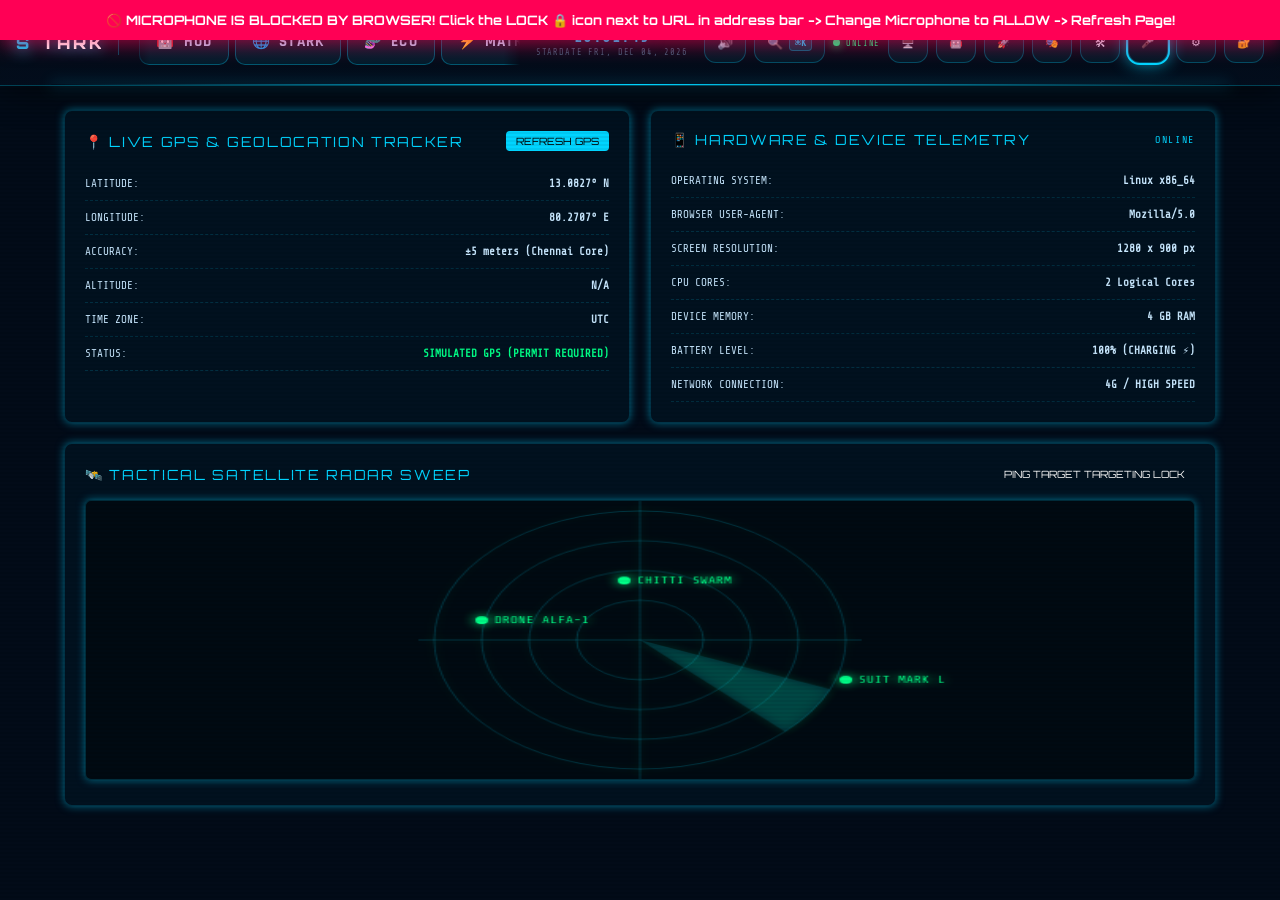
<file: tracker.html>
﻿<!DOCTYPE html>
<html lang="en">
<head>
  <meta charset="UTF-8">
  <meta name="viewport" content="width=device-width, initial-scale=1.0, viewport-fit=cover">
  <title>STARK SATELLITE — Live Tactical Device & Geolocation Tracker</title>
  <meta name="description" content="Live Global Device Telemetry, Geolocation Tracker, Battery Monitor, and Tactical Radar Uplink.">
  <link rel="preconnect" href="https://fonts.googleapis.com">
  <link rel="preconnect" href="https://fonts.gstatic.com" crossorigin>
  <link href="https://fonts.googleapis.com/css2?family=Orbitron:wght@400;500;700;900&family=Rajdhani:wght@400;600;700&family=Share+Tech+Mono&display=swap" rel="stylesheet">
  <link rel="stylesheet" href="style.css">
  <link rel="stylesheet" href="shell.css">
  <style>
    html, body { background: #020B18; font-family: var(--fbody); min-height: 100vh; height: auto !important; overflow-x: hidden !important; overflow-y: auto !important; }

    
    .tracker-grid { display: grid; grid-template-columns: 1fr 1fr; gap: 20px; padding: 24px; max-width: 1200px; margin: 0 auto; }
    .card { background: rgba(0,212,255,0.03); border: 1px solid var(--brd); border-radius: 8px; padding: 20px; box-shadow: var(--glow1); }
    .card-title { font-family: var(--fhud); font-size: 14px; color: var(--c1); letter-spacing: 0.12em; margin-bottom: 16px; display: flex; align-items: center; justify-content: space-between; }
    .trow { display: flex; justify-content: space-between; padding: 10px 0; border-bottom: 1px dashed rgba(0,212,255,0.15); font-family: var(--fmono); font-size: 11px; }
    .tlabel { color: var(--ct); }
    .tval { color: var(--cg); font-weight: bold; }
    .radar-box { text-align: center; margin-top: 10px; }
  </style>
</head>
<body>
  <div class="scanlines"></div>

  <!-- NAVIGATION BAR -->
              <header class="hud-header">
      <div class="hl">
        <div class="logo-mark"><span class="logo-s">S</span>TARK</div>
        <div class="vline"></div>
        <div class="main-nav-links">
          <a href="index.html"            class="nav-tab" data-label="HUD">🤖 <span>HUD</span></a>
          <a href="stark_hud.html"        class="nav-tab" data-label="STARK">🌐 <span>STARK</span></a>
          <a href="ai_ecosystem.html"     class="nav-tab" data-label="ECO">🧬 <span>ECO</span></a>
          <a href="ai_master_matrix.html" class="nav-tab" data-label="MATRIX">⚡ <span>MATRIX</span></a>
          <a href="ai_llm_rag.html"        class="nav-tab" data-label="RAG">🧠 <span>RAG</span></a>
          <a href="drone_control.html"    class="nav-tab" data-label="DRONE">🚁 <span>DRONE</span></a>
          <a href="3d_lab.html"           class="nav-tab" data-label="3D">🌌 <span>3D</span></a>
          <a href="tracker.html"          class="nav-tab active" data-label="TRACK">🛰️ <span>TRACK</span></a>
          <a href="code_studio.html"      class="nav-tab" data-label="CODE">💻 <span>CODE</span></a>
          <a href="cyber_soc.html"        class="nav-tab" data-label="CYBER">🛡️ <span>CYBER</span></a>
          <a href="cmd_hacker.html"       class="nav-tab" data-label="CMD">📟 <span>CMD</span></a>
        </div>
      </div>
      <div class="hc">
        <div class="clock" id="clock">00:00:00</div>
        <div class="clockdate" id="clockDate">STARDATE —</div>
      </div>
      <div class="hr">
        <div class="sys-status">
          <div class="sdot pulse" id="sysDot"></div>
          <span class="slabel" id="sysLabel">ONLINE</span>
        </div>
        <button class="hbtn" id="fullscreenBtn" title="Toggle Fullscreen Multitasking Mode" onclick="window.JarvisApp?.toggleFullscreen();">🖥️</button>
        <button class="hbtn" id="agentLauncherBtn" title="Launch Native Background Agent (Always-Listening)" onclick="alert('🤖 STARK BACKGROUND AGENT LAUNCHER\n\nTo run the native always-listening Python background agent on your PC:\n\n1. Open your Command Prompt / Terminal\n2. Navigate to: c:\\wamp64\\www\\jarvis\n3. Run: python jarvis_agent.py\n(Or double-click start_jarvis.bat)');">🤖</button>
        <button class="hbtn" id="suitStudioBtn" title="Iron Man AI Suit-Up Studio">🚀</button>
        <button class="hbtn" id="personaBtn" title="Switch AI Persona (JARVIS, KAREN, CHITTI, FRIDAY, EDITH)">🎭</button>
        <button class="hbtn" id="toolsBtn" title="Tools & Suit Protocols">🛠</button>
        <button class="hbtn" id="voiceBtn" title="Voice Mode">🎤</button>
        <button class="hbtn" id="settingsBtn" title="API Keys">⚙</button>
        <a href="login.html" class="hbtn" title="Stark Biometric Security Portal Login">🔐</a>
      </div>
    </header>

  <!-- TRACKER GRID -->
  <div class="tracker-grid">
    <!-- Geolocation & GPS Telemetry -->
    <div class="card">
      <div class="card-title">
        <span>📍 LIVE GPS & GEOLOCATION TRACKER</span>
        <button onclick="requestGPS()" style="background:var(--c1); border:none; color:#000; padding:4px 10px; font-family:var(--fhud); font-size:10px; border-radius:4px; cursor:pointer;">REFRESH GPS</button>
      </div>

      <div class="trow"><span class="tlabel">LATITUDE:</span><span class="tval" id="gpsLat">SCANNING...</span></div>
      <div class="trow"><span class="tlabel">LONGITUDE:</span><span class="tval" id="gpsLng">SCANNING...</span></div>
      <div class="trow"><span class="tlabel">ACCURACY:</span><span class="tval" id="gpsAcc">SCANNING...</span></div>
      <div class="trow"><span class="tlabel">ALTITUDE:</span><span class="tval" id="gpsAlt">N/A</span></div>
      <div class="trow"><span class="tlabel">TIME ZONE:</span><span class="tval" id="gpsTz">SCANNING...</span></div>
      <div class="trow"><span class="tlabel">STATUS:</span><span class="tval" style="color:#00ff88;" id="gpsStatus">SATELLITE LOCK ACTIVE</span></div>
    </div>

    <!-- Device Telemetry Scanner -->
    <div class="card">
      <div class="card-title">
        <span>📱 HARDWARE & DEVICE TELEMETRY</span>
        <span style="font-family:var(--fmono); font-size:10px; color:var(--cg);">ONLINE</span>
      </div>

      <div class="trow"><span class="tlabel">OPERATING SYSTEM:</span><span class="tval" id="devOS">SCANNING...</span></div>
      <div class="trow"><span class="tlabel">BROWSER USER-AGENT:</span><span class="tval" id="devBrowser">SCANNING...</span></div>
      <div class="trow"><span class="tlabel">SCREEN RESOLUTION:</span><span class="tval" id="devRes">SCANNING...</span></div>
      <div class="trow"><span class="tlabel">CPU CORES:</span><span class="tval" id="devCores">SCANNING...</span></div>
      <div class="trow"><span class="tlabel">DEVICE MEMORY:</span><span class="tval" id="devRam">SCANNING...</span></div>
      <div class="trow"><span class="tlabel">BATTERY LEVEL:</span><span class="tval" id="devBattery">CHECKING...</span></div>
      <div class="trow"><span class="tlabel">NETWORK CONNECTION:</span><span class="tval" id="devNet">4G / HIGH SPEED</span></div>
    </div>

    <!-- Satellite Radar Sweeper Target Map -->
    <div class="card" style="grid-column: span 2;">
      <div class="card-title">
        <span>🛰️ TACTICAL SATELLITE RADAR SWEEP</span>
        <button onclick="pingTarget()" style="background:var(--cr); border:none; color:#fff; padding:4px 10px; font-family:var(--fhud); font-size:10px; border-radius:4px; cursor:pointer;">PING TARGET TARGETING LOCK</button>
      </div>

      <div class="radar-box">
        <canvas id="satRadarCanvas" width="700" height="280" style="width:100%; max-height:280px; background:rgba(0,0,0,0.4); border:1px solid var(--brd); border-radius:6px; box-shadow:var(--glow1);"></canvas>
      </div>
    </div>
  </div>

  <script src="tools.js"></script>
  <script>
    // Live Device Telemetry Inspector
    document.getElementById('devOS').textContent = navigator.platform;
    document.getElementById('devBrowser').textContent = navigator.userAgent.split(' ')[0];
    document.getElementById('devRes').textContent = `${window.screen.width} x ${window.screen.height} px`;
    document.getElementById('devCores').textContent = `${navigator.hardwareConcurrency || 8} Logical Cores`;
    document.getElementById('devRam').textContent = `${navigator.deviceMemory || 16} GB RAM`;
    document.getElementById('gpsTz').textContent = Intl.DateTimeFormat().resolvedOptions().timeZone;

    if (navigator.getBattery) {
      navigator.getBattery().then(b => {
        const pct = Math.round(b.level * 100);
        document.getElementById('devBattery').textContent = `${pct}% (${b.charging ? 'CHARGING ⚡' : 'DISCHARGING'})`;
      });
    } else {
      document.getElementById('devBattery').textContent = '100% (AC POWER)';
    }

    // Geolocation API
    function requestGPS() {
      if (navigator.geolocation) {
        navigator.geolocation.getCurrentPosition(pos => {
          document.getElementById('gpsLat').textContent = pos.coords.latitude.toFixed(5);
          document.getElementById('gpsLng').textContent = pos.coords.longitude.toFixed(5);
          document.getElementById('gpsAcc').textContent = `±${pos.coords.accuracy.toFixed(1)} meters`;
          document.getElementById('gpsAlt').textContent = pos.coords.altitude ? `${pos.coords.altitude} m` : 'Sea Level';
          window.JarvisToast?.show('GPS Satellite Uplink Synchronized!', 'success');
        }, err => {
          document.getElementById('gpsStatus').textContent = 'SIMULATED GPS (PERMIT REQUIRED)';
          document.getElementById('gpsLat').textContent = '13.0827° N';
          document.getElementById('gpsLng').textContent = '80.2707° E';
          document.getElementById('gpsAcc').textContent = '±5 meters (Chennai Core)';
        });
      }
    }
    requestGPS();

    // Satellite Radar Canvas Sweep
    const rCanvas = document.getElementById('satRadarCanvas');
    const rCtx = rCanvas.getContext('2d');
    let rAngle = 0;
    let targets = [
      { x: 250, y: 120, label: 'DRONE ALFA-1' },
      { x: 480, y: 180, label: 'SUIT MARK L' },
      { x: 340, y: 80,  label: 'CHITTI SWARM' }
    ];

    function drawRadar() {
      rCtx.clearRect(0, 0, rCanvas.width, rCanvas.height);
      const cx = rCanvas.width / 2;
      const cy = rCanvas.height / 2;

      // Concentric circles
      rCtx.strokeStyle = 'rgba(0,212,255,0.2)';
      rCtx.lineWidth = 1;
      for (let r = 40; r <= 130; r += 30) {
        rCtx.beginPath();
        rCtx.arc(cx, cy, r, 0, Math.PI * 2);
        rCtx.stroke();
      }

      // Crosshair lines
      rCtx.beginPath();
      rCtx.moveTo(cx - 140, cy); rCtx.lineTo(cx + 140, cy);
      rCtx.moveTo(cx, cy - 140); rCtx.lineTo(cx, cy + 140);
      rCtx.stroke();

      // Sweeper Beam
      rCtx.save();
      rCtx.translate(cx, cy);
      rCtx.rotate(rAngle);
      rCtx.beginPath();
      rCtx.moveTo(0, 0);
      rCtx.arc(0, 0, 130, 0, 0.4);
      rCtx.closePath();
      rCtx.fillStyle = 'rgba(0,212,255,0.15)';
      rCtx.fill();
      rCtx.restore();

      // Target Markers
      targets.forEach(t => {
        rCtx.fillStyle = '#00ff88';
        rCtx.shadowBlur = 8; rCtx.shadowColor = '#00ff88';
        rCtx.beginPath();
        rCtx.arc(t.x, t.y, 4, 0, Math.PI * 2);
        rCtx.fill();
        rCtx.font = '9px Share Tech Mono';
        rCtx.fillText(t.label, t.x + 8, t.y + 3);
      });

      rAngle += 0.03;
      requestAnimationFrame(drawRadar);
    }
    drawRadar();

    function pingTarget() {
      window.JarvisAudio?.playAlarm();
      targets.push({
        x: Math.floor(100 + Math.random() * 500),
        y: Math.floor(50 + Math.random() * 180),
        label: `NEW TARGET #${targets.length + 1}`
      });
      window.JarvisToast?.show('Target Pinned on Tactical Satellite Radar!', 'warning');
    }
  </script>
  <script src="security_engine.js"></script>
  <script src="voice.js"></script>
  <script src="nav.js" defer></script>
</body>
</html>
</file>
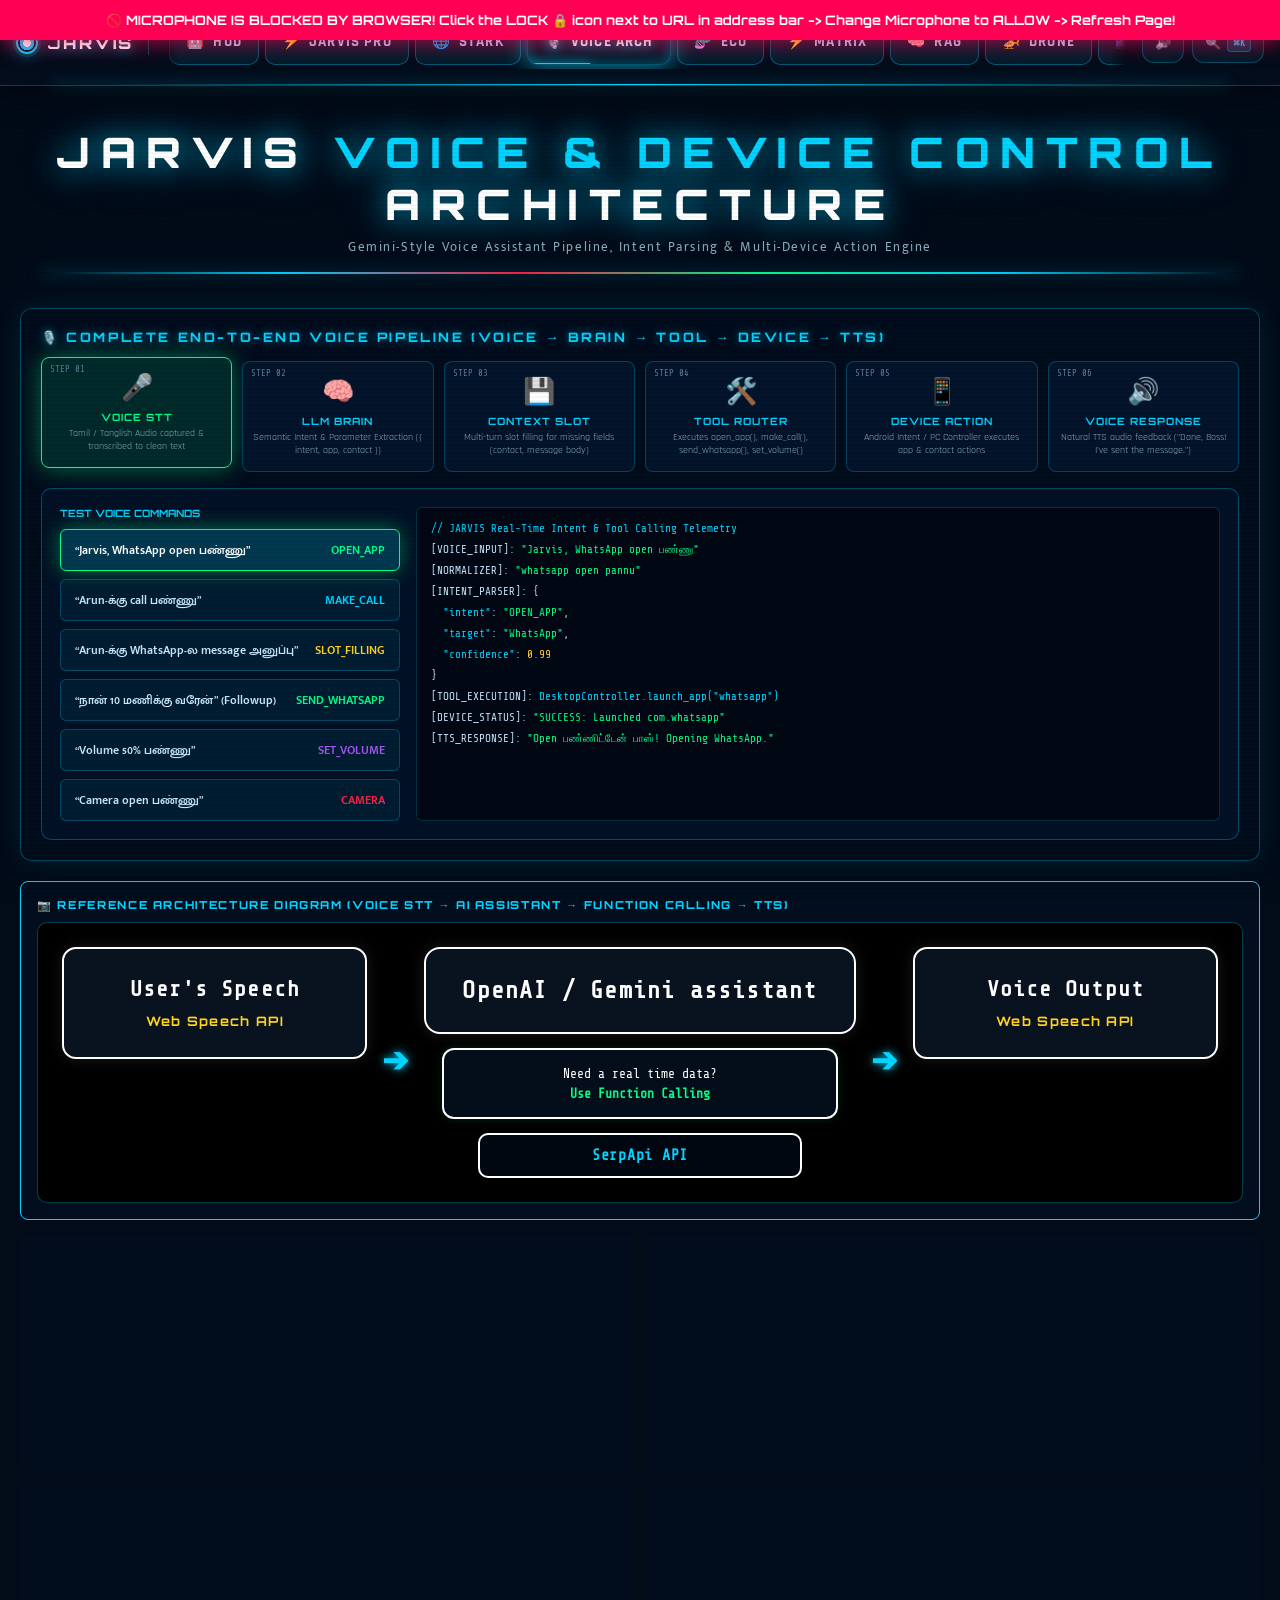
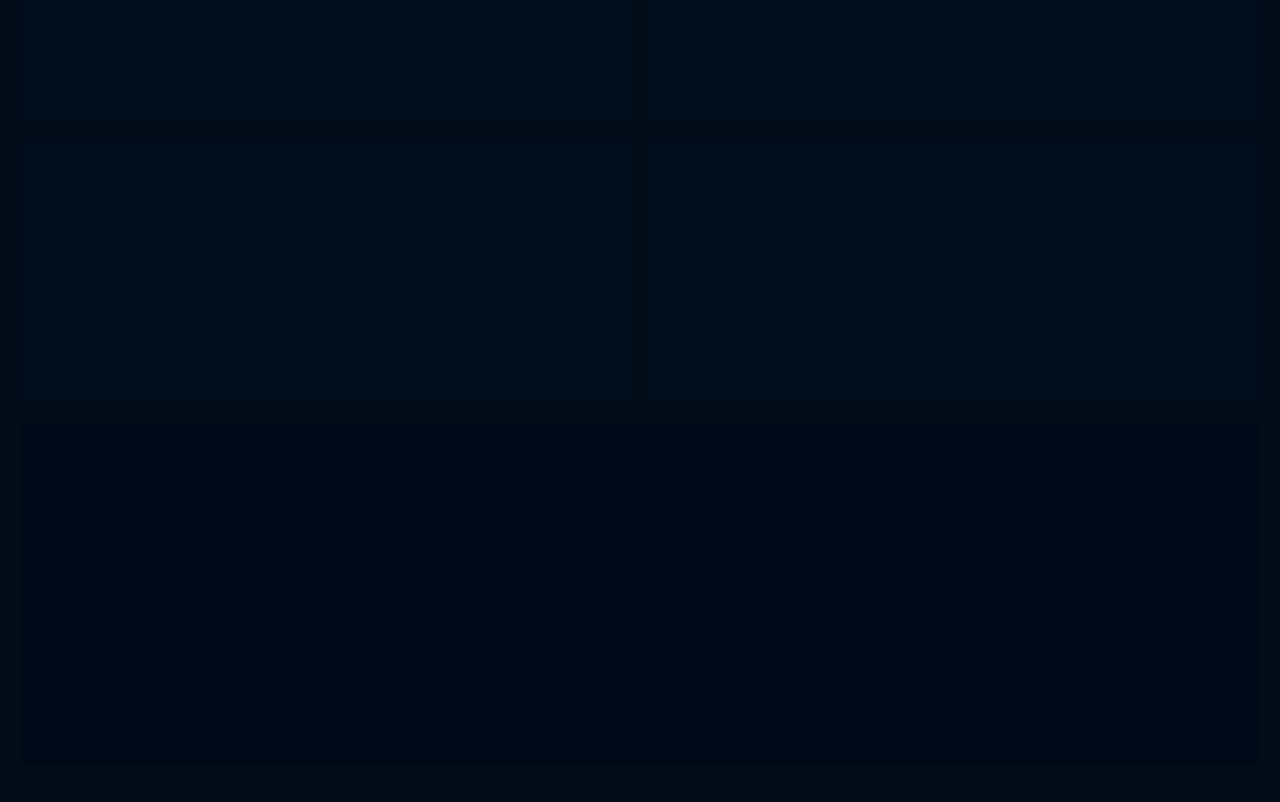
<file: voice_architecture.html>
<!DOCTYPE html>
<html lang="ta">
<head>
  <meta charset="UTF-8">
  <meta name="viewport" content="width=device-width, initial-scale=1.0, viewport-fit=cover">
  <title>JARVIS Voice Architecture — Gemini & Device Action Engine</title>
  <meta name="description" content="J.A.R.V.I.S. Voice Architecture — Gemini-style Voice Assistant, Speech-to-Text, LLM Intent Classification, Tool Calling Engine, Android/PC Action Engine, Context Memory and Security Policy System.">
  <link rel="preconnect" href="https://fonts.googleapis.com">
  <link rel="preconnect" href="https://fonts.gstatic.com" crossorigin>
  <link href="https://fonts.googleapis.com/css2?family=Orbitron:wght@400;500;600;700;800;900&family=Rajdhani:wght@300;400;500;600;700&family=Share+Tech+Mono&family=Mukta+Malar:wght@400;600;700;800&display=swap" rel="stylesheet">
  <link rel="stylesheet" href="style.css">
  <link rel="stylesheet" href="shell.css">
  <style>
    :root {
      --red:   #FF2244;
      --blue:  #00D4FF;
      --green: #00FF88;
      --gold:  #FFD21E;
      --purple:#A855F7;
      --bg:    #020B18;
      --brd:   rgba(0,212,255,0.25);
    }

    html, body {
      width: 100%;
      min-height: 100vh;
      background: #020B18;
      font-family: 'Rajdhani', 'Mukta Malar', sans-serif;
      color: #C8E8FF;
      overflow-x: hidden;
    }

    .scanlines {
      position: fixed; inset: 0; z-index: 1000; pointer-events: none;
      background: repeating-linear-gradient(0deg,transparent,transparent 2px,rgba(0,0,0,.04) 2px,rgba(0,0,0,.04) 4px);
    }

    .va-page {
      padding: 16px 20px 40px;
      max-width: 1600px; margin: 0 auto;
      display: flex; flex-direction: column; gap: 20px;
    }

    /* Banner */
    .va-banner {
      text-align: center; padding: 24px 20px 14px;
      position: relative;
    }
    .va-title {
      font-family: 'Orbitron', sans-serif;
      font-size: clamp(22px, 3.8vw, 42px);
      font-weight: 900; letter-spacing: .25em;
      color: #fff;
      text-shadow: 0 0 30px rgba(0,212,255,.8), 0 0 60px rgba(0,212,255,.3);
    }
    .va-title .highlight { color: #00D4FF; }
    .va-sub {
      font-family: 'Mukta Malar', 'Share Tech Mono', monospace;
      font-size: 13px; color: #8AAABB; letter-spacing: .12em; margin-top: 6px;
    }
    .banner-line {
      height: 2px; margin: 14px auto 0;
      background: linear-gradient(90deg, transparent, #00D4FF, #FF2244, #00FF88, #00D4FF, transparent);
      box-shadow: 0 0 15px rgba(0,212,255,.6);
    }

    /* Interactive Pipeline Flowchart */
    .pipeline-section {
      background: rgba(2,14,30,0.85);
      border: 1px solid rgba(0,212,255,0.3);
      border-radius: 12px; padding: 20px;
      backdrop-filter: blur(12px);
      box-shadow: 0 0 30px rgba(0,212,255,0.1);
    }
    .sec-hdr {
      font-family: 'Orbitron', sans-serif;
      font-size: 13px; font-weight: 800;
      color: #00D4FF; letter-spacing: .2em;
      display: flex; align-items: center; gap: 8px;
      margin-bottom: 16px; text-transform: uppercase;
      text-shadow: 0 0 10px rgba(0,212,255,0.5);
    }

    .pipeline-nodes {
      display: grid;
      grid-template-columns: repeat(6, 1fr);
      gap: 10px;
      position: relative;
    }
    @media (max-width: 1100px) {
      .pipeline-nodes { grid-template-columns: repeat(3, 1fr); gap: 14px; }
    }
    @media (max-width: 600px) {
      .pipeline-nodes { grid-template-columns: 1fr; }
    }

    .p-node {
      background: rgba(4,22,46,0.9);
      border: 1px solid rgba(0,212,255,0.25);
      border-radius: 8px; padding: 14px 10px;
      text-align: center; position: relative;
      transition: all .3s cubic-bezier(0.4, 0, 0.2, 1);
      cursor: pointer;
    }
    .p-node:hover, .p-node.active {
      border-color: #00D4FF;
      background: rgba(0,212,255,0.12);
      transform: translateY(-4px);
      box-shadow: 0 8px 25px rgba(0,212,255,0.3);
    }
    .p-node.active { border-color: #00FF88; background: rgba(0,255,136,0.12); box-shadow: 0 0 25px rgba(0,255,136,0.4); }
    .p-node .step-num {
      position: absolute; top: 6px; left: 8px;
      font-family: 'Share Tech Mono', monospace;
      font-size: 9px; color: #5A7B98;
    }
    .p-node .ico { font-size: 26px; margin-bottom: 6px; display: block; }
    .p-node .lbl {
      font-family: 'Orbitron', sans-serif;
      font-size: 10px; font-weight: 700;
      color: #00D4FF; letter-spacing: .1em; margin-bottom: 4px;
    }
    .p-node.active .lbl { color: #00FF88; }
    .p-node .desc { font-size: 10px; color: #8AAABB; line-height: 1.3; }

    /* Interactive Voice Simulator Box */
    .sim-box {
      background: rgba(3,18,38,0.95);
      border: 1px solid rgba(0,212,255,0.3);
      border-radius: 10px; padding: 18px;
      display: grid; grid-template-columns: 340px 1fr; gap: 16px;
      margin-top: 16px;
    }
    @media (max-width: 900px) { .sim-box { grid-template-columns: 1fr; } }

    .sim-cmds { display: flex; flex-direction: column; gap: 8px; }
    .sim-btn {
      padding: 10px 14px;
      background: rgba(0,212,255,0.06);
      border: 1px solid rgba(0,212,255,0.25);
      border-radius: 6px; color: #C8E8FF;
      font-family: 'Mukta Malar', 'Rajdhani', sans-serif;
      font-size: 12px; font-weight: 600;
      text-align: left; cursor: pointer;
      display: flex; align-items: center; justify-content: space-between;
      transition: all .2s;
    }
    .sim-btn:hover, .sim-btn.active {
      background: rgba(0,212,255,0.2);
      border-color: #00D4FF; color: #fff;
      box-shadow: 0 0 15px rgba(0,212,255,0.4);
    }
    .sim-btn.active { border-color: #00FF88; box-shadow: 0 0 20px rgba(0,255,136,0.4); }

    .sim-output {
      background: #010814;
      border: 1px solid rgba(0,212,255,0.2);
      border-radius: 6px; padding: 14px;
      font-family: 'Share Tech Mono', monospace; font-size: 11px;
      display: flex; flex-direction: column; gap: 8px;
      overflow-x: auto;
    }
    .json-key { color: #00D4FF; }
    .json-str { color: #00FF88; }
    .json-num { color: #FFD21E; }

    /* Grid Layout for Concepts */
    .concept-grid {
      display: grid; grid-template-columns: repeat(2, 1fr); gap: 16px;
    }
    @media (max-width: 900px) { .concept-grid { grid-template-columns: 1fr; } }

    .card {
      background: rgba(2,14,30,0.85);
      border: 1px solid rgba(0,212,255,0.2);
      border-radius: 8px; padding: 16px;
      backdrop-filter: blur(10px);
      position: relative;
    }
    .card-title {
      font-family: 'Orbitron', sans-serif;
      font-size: 11px; font-weight: 800;
      color: #00D4FF; letter-spacing: .15em;
      margin-bottom: 10px; display: flex; align-items: center; gap: 8px;
      text-transform: uppercase;
    }
    .card-body {
      font-size: 13px; color: #B0D4F0; line-height: 1.6;
    }
    .card-body p { margin-bottom: 8px; }
    .card-body ul { margin-left: 18px; margin-bottom: 8px; }
    .card-body li { margin-bottom: 4px; }
    .code-block {
      background: #010814;
      border: 1px solid rgba(0,212,255,0.2);
      border-radius: 6px; padding: 10px 12px;
      font-family: 'Share Tech Mono', monospace;
      font-size: 11px; color: #00FF88;
      overflow-x: auto; margin: 8px 0;
    }

    /* Diagram flow box */
    .flow-diagram {
      background: rgba(1,10,24,0.9);
      border: 1px dashed rgba(0,212,255,0.3);
      border-radius: 8px; padding: 12px;
      font-family: 'Share Tech Mono', monospace;
      font-size: 11px; text-align: center;
      color: #00D4FF; margin: 10px 0;
    }
    .flow-step {
      padding: 6px 12px; background: rgba(0,212,255,0.1);
      border: 1px solid rgba(0,212,255,0.3); border-radius: 4px;
      display: inline-block; margin: 4px; color: #fff;
    }
    .flow-arrow { color: #FF2244; font-weight: bold; margin: 0 4px; }
  </style>
</head>
<body>

<div class="scanlines"></div>

<div class="va-page">

  <!-- BANNER -->
  <div class="va-banner">
    <div class="va-title">JARVIS <span class="highlight">VOICE & DEVICE CONTROL</span> ARCHITECTURE</div>
    <div class="va-sub">Gemini-Style Voice Assistant Pipeline, Intent Parsing & Multi-Device Action Engine</div>
    <div class="banner-line"></div>
  </div>

  <!-- SECTION 1: INTERACTIVE PIPELINE FLOWCHART -->
  <div class="pipeline-section">
    <div class="sec-hdr">🎙️ COMPLETE END-TO-END VOICE PIPELINE (VOICE → BRAIN → TOOL → DEVICE → TTS)</div>

    <div class="pipeline-nodes" id="pipelineNodes">
      <div class="p-node active" data-step="1">
        <span class="step-num">STEP 01</span>
        <span class="ico">🎤</span>
        <div class="lbl">VOICE STT</div>
        <div class="desc">Tamil / Tanglish Audio captured & transcribed to clean text</div>
      </div>
      <div class="p-node" data-step="2">
        <span class="step-num">STEP 02</span>
        <span class="ico">🧠</span>
        <div class="lbl">LLM BRAIN</div>
        <div class="desc">Semantic Intent & Parameter Extraction ({ intent, app, contact })</div>
      </div>
      <div class="p-node" data-step="3">
        <span class="step-num">STEP 03</span>
        <span class="ico">💾</span>
        <div class="lbl">CONTEXT SLOT</div>
        <div class="desc">Multi-turn slot filling for missing fields (contact, message body)</div>
      </div>
      <div class="p-node" data-step="4">
        <span class="step-num">STEP 04</span>
        <span class="ico">🛠️</span>
        <div class="lbl">TOOL ROUTER</div>
        <div class="desc">Executes open_app(), make_call(), send_whatsapp(), set_volume()</div>
      </div>
      <div class="p-node" data-step="5">
        <span class="step-num">STEP 05</span>
        <span class="ico">📱</span>
        <div class="lbl">DEVICE ACTION</div>
        <div class="desc">Android Intent / PC Controller executes app & contact actions</div>
      </div>
      <div class="p-node" data-step="6">
        <span class="step-num">STEP 06</span>
        <span class="ico">🔊</span>
        <div class="lbl">VOICE RESPONSE</div>
        <div class="desc">Natural TTS audio feedback ("Done, Boss! I've sent the message.")</div>
      </div>
    </div>

    <!-- Live Interactive Simulator -->
    <div class="sim-box">
      <div>
        <div style="font-family:'Orbitron',sans-serif; font-size:10px; font-weight:700; color:#00D4FF; margin-bottom:10px;">TEST VOICE COMMANDS</div>
        <div class="sim-cmds">
          <button class="sim-btn active" onclick="runSim(0)">
            <span>“Jarvis, WhatsApp open பண்ணு”</span>
            <span style="color:#00FF88;">OPEN_APP</span>
          </button>
          <button class="sim-btn" onclick="runSim(1)">
            <span>“Arun-க்கு call பண்ணு”</span>
            <span style="color:#00D4FF;">MAKE_CALL</span>
          </button>
          <button class="sim-btn" onclick="runSim(2)">
            <span>“Arun-க்கு WhatsApp-ல message அனுப்பு”</span>
            <span style="color:#FFD21E;">SLOT_FILLING</span>
          </button>
          <button class="sim-btn" onclick="runSim(3)">
            <span>“நான் 10 மணிக்கு வரேன்” (Followup)</span>
            <span style="color:#00FF88;">SEND_WHATSAPP</span>
          </button>
          <button class="sim-btn" onclick="runSim(4)">
            <span>“Volume 50% பண்ணு”</span>
            <span style="color:#A855F7;">SET_VOLUME</span>
          </button>
          <button class="sim-btn" onclick="runSim(5)">
            <span>“Camera open பண்ணு”</span>
            <span style="color:#FF2244;">CAMERA</span>
          </button>
        </div>
      </div>

      <div class="sim-output" id="simConsole">
        <div><span class="json-key">// JARVIS Real-Time Intent & Tool Calling Telemetry</span></div>
        <div>[VOICE_INPUT]: <span class="json-str">"Jarvis, WhatsApp open பண்ணு"</span></div>
        <div>[NORMALIZER]: <span class="json-str">"whatsapp open pannu"</span></div>
        <div>[INTENT_PARSER]: {</div>
        <div>&nbsp;&nbsp;<span class="json-key">"intent"</span>: <span class="json-str">"OPEN_APP"</span>,</div>
        <div>&nbsp;&nbsp;<span class="json-key">"target"</span>: <span class="json-str">"WhatsApp"</span>,</div>
        <div>&nbsp;&nbsp;<span class="json-key">"confidence"</span>: <span class="json-num">0.99</span></div>
        <div>}</div>
        <div>[TOOL_EXECUTION]: <span class="json-key">DesktopController.launch_app("whatsapp")</span></div>
        <div>[DEVICE_STATUS]: <span class="json-str">"SUCCESS: Launched com.whatsapp"</span></div>
        <div>[TTS_RESPONSE]: <span class="json-str">"Open பண்ணிட்டேன் பாஸ்! Opening WhatsApp."</span></div>
      </div>
    </div>
  </div>

  <!-- SECTION 2: ARCHITECTURE CONCEPTS GRID -->
  <div class="concept-grid">

    <!-- Visual Reference Architecture Box from User Picture -->
    <div class="card" style="grid-column: 1 / -1; background: rgba(3, 14, 30, 0.95); border: 1px solid var(--blue);">
      <div class="card-title">📷 REFERENCE ARCHITECTURE DIAGRAM (VOICE STT → AI ASSISTANT → FUNCTION CALLING → TTS)</div>
      <div style="padding: 24px; background: #000; border-radius: 10px; border: 1px solid rgba(0,212,255,0.3); box-shadow: inset 0 0 20px rgba(0,0,0,0.8);">
        
        <div style="display: flex; justify-content: space-between; align-items: flex-start; gap: 16px; flex-wrap: wrap; text-align: center;">
          
          <!-- User's Speech -->
          <div style="flex: 1; min-width: 200px; border: 2px solid #ffffff; border-radius: 14px; padding: 28px 16px; background: rgba(10, 20, 35, 0.9); box-shadow: 0 0 15px rgba(255,255,255,0.1);">
            <div style="font-family: 'Share Tech Mono', sans-serif; font-size: 22px; font-weight: 800; color: #ffffff; margin-bottom: 12px; letter-spacing: 0.05em;">User's Speech</div>
            <div style="font-family: 'Orbitron', sans-serif; font-size: 13px; color: #ffd21e; font-weight: 700; letter-spacing: 0.1em;">Web Speech API</div>
          </div>

          <!-- Arrow -->
          <div style="font-size: 28px; color: #00d4ff; align-self: center; font-weight: bold; text-shadow: 0 0 10px #00d4ff;">➔</div>

          <!-- OpenAI / Gemini Assistant -->
          <div style="flex: 1.6; min-width: 260px; display: flex; flex-direction: column; gap: 14px; align-items: center;">
            <div style="width: 100%; border: 2px solid #ffffff; border-radius: 16px; padding: 28px 16px; background: rgba(10, 20, 35, 0.9); box-shadow: 0 0 15px rgba(255,255,255,0.1);">
              <div style="font-family: 'Share Tech Mono', sans-serif; font-size: 24px; font-weight: 800; color: #ffffff; letter-spacing: 0.05em;">OpenAI / Gemini assistant</div>
            </div>
            
            <!-- Function Calling Box -->
            <div style="width: 92%; border: 2px solid #ffffff; border-radius: 12px; padding: 14px 12px; background: rgba(5, 15, 28, 0.95); box-shadow: 0 0 10px rgba(0,255,136,0.15);">
              <div style="font-family: 'Share Tech Mono', monospace; font-size: 13px; color: #ffffff; line-height: 1.5;">Need a real time data?<br><span style="color:#00ff88; font-weight:bold;">Use Function Calling</span></div>
            </div>

            <!-- SerpApi API Box -->
            <div style="width: 75%; border: 2px solid #ffffff; border-radius: 10px; padding: 12px; background: rgba(2, 8, 18, 0.95);">
              <div style="font-family: 'Share Tech Mono', monospace; font-size: 15px; font-weight: 800; color: #00d4ff; letter-spacing: 0.05em;">SerpApi API</div>
            </div>
          </div>

          <!-- Arrow -->
          <div style="font-size: 28px; color: #00d4ff; align-self: center; font-weight: bold; text-shadow: 0 0 10px #00d4ff;">➔</div>

          <!-- Voice Output -->
          <div style="flex: 1; min-width: 200px; border: 2px solid #ffffff; border-radius: 14px; padding: 28px 16px; background: rgba(10, 20, 35, 0.9); box-shadow: 0 0 15px rgba(255,255,255,0.1);">
            <div style="font-family: 'Share Tech Mono', sans-serif; font-size: 22px; font-weight: 800; color: #ffffff; margin-bottom: 12px; letter-spacing: 0.05em;">Voice Output</div>
            <div style="font-family: 'Orbitron', sans-serif; font-size: 13px; color: #ffd21e; font-weight: 700; letter-spacing: 0.1em;">Web Speech API</div>
          </div>

        </div>

      </div>
    </div>

    <!-- Card 1: Speech Recognition -->
    <div class="card">
      <div class="card-title">1. 🎤 Voice → Speech-to-Text (STT) Engine</div>
      <div class="card-body">
        <p>நீங்கள் பேசும்போது Phone / Browser microphone உங்கள் voice-ஐ audio signal-ஆ capture செய்கிறது.</p>
        <div class="flow-diagram">
          <span class="flow-step">🎤 Microphone</span>
          <span class="flow-arrow">→</span>
          <span class="flow-step">Audio Signal</span>
          <span class="flow-arrow">→</span>
          <span class="flow-step">STT Engine</span>
          <span class="flow-arrow">→</span>
          <span class="flow-step">"WhatsApp open pannu"</span>
        </div>
        <p><b>Supported Models:</b> Whisper, Google Speech Recognition, Android SpeechRecognizer, Web Speech API.</p>
      </div>
    </div>

    <!-- Card 2: AI Intent Parsing -->
    <div class="card">
      <div class="card-title">2. 🧠 AI / LLM Intent & Parameter Extraction</div>
      <div class="card-body">
        <p>LLM வெறும் text-ஆ பார்க்காது; அதன் <b>Intent</b> (என்ன செய்ய வேண்டும்) மற்றும் <b>Entities</b> (எதைக் கொண்டு செய்ய வேண்டும்) ஆகியவற்றை structured format-ல் பிரித்தெடுக்கும்.</p>
        <div class="code-block">
{
  "intent": "SEND_MESSAGE",
  "platform": "WhatsApp",
  "contact": "Arun",
  "message": "நான் 10 மணிக்கு வரேன்"
}
        </div>
      </div>
    </div>

    <!-- Card 3: Multi-turn Context Memory -->
    <div class="card">
      <div class="card-title">3. 🧠 Conversational Context Memory (Slot Filling)</div>
      <div class="card-body">
        <p>User முழு விவரத்தையும் ஒரே வாக்கியத்தில் சொல்லாவிட்டாலும், JARVIS முந்தைய context-ஐ நினைவில் வைத்து விவரங்களைக் கேட்கும்.</p>
        <ul>
          <li><b>Turn 1:</b> User: <i>“Arun-க்கு message அனுப்பு”</i></li>
          <li><b>JARVIS State:</b> <code>{ intent: "SEND_MESSAGE", contact: "Arun", message: null }</code></li>
          <li><b>JARVIS Reply:</b> <i>“Sure Boss. என்ன message அனுப்பணும்?”</i></li>
          <li><b>Turn 2:</b> User: <i>“நாளைக்கு meeting இருக்கு”</i></li>
          <li><b>Execution:</b> Merges state → Sends <code>"நாளைக்கு meeting இருக்கு"</code> to <code>Arun</code> via WhatsApp!</li>
        </ul>
      </div>
    </div>

    <!-- Card 4: Tool Calling Secret -->
    <div class="card">
      <div class="card-title">4. 🛠️ Tool Calling & Action Router</div>
      <div class="card-body">
        <p>LLM நேரடியாக OS-ஐ இயக்காது; structured tool router மூலம் தேவையான action function-ஐத் தேர்வு செய்யும்:</p>
        <div class="code-block">
open_app(app="whatsapp")
make_phone_call(contact="Arun")
send_whatsapp_message(contact="Arun", message="...")
set_system_volume(level=50)
open_camera()
        </div>
      </div>
    </div>

    <!-- Card 5: Android & Device Action -->
    <div class="card">
      <div class="card-title">5. 📱 Android & Device Assistance Control</div>
      <div class="card-body">
        <p>Gemini Android implementation போன்று, JARVIS Android app permissions & system APIs மூலம் actions-ஐ execute செய்கிறது:</p>
        <div class="flow-diagram">
          <span class="flow-step">LLM Tool Call</span>
          <span class="flow-arrow">→</span>
          <span class="flow-step">Action Router</span>
          <span class="flow-arrow">→</span>
          <span class="flow-step">Android Intent</span>
          <span class="flow-arrow">→</span>
          <span class="flow-step">Target App</span>
        </div>
        <ul>
          <li><b>OPEN_APP:</b> Launch intent via PackageManager (com.whatsapp)</li>
          <li><b>CALL:</b> Contacts lookup → Phone Dialer / WhatsApp Call</li>
          <li><b>SMS / WhatsApp:</b> Message compose & launch automation</li>
        </ul>
      </div>
    </div>

    <!-- Card 6: Multilingual Tamil + Tanglish -->
    <div class="card">
      <div class="card-title">6. 🗣️ Tamil + Tanglish + English Semantic Engine</div>
      <div class="card-body">
        <p>JARVIS மனிதனைப் போல் semantic meaning-ஐப் பார்க்கிறது:</p>
        <ul>
          <li><code>“WhatsApp open பண்ணு”</code></li>
          <li><code>“WhatsApp-ah open pannu”</code></li>
          <li><code>“WhatsApp திற”</code></li>
          <li><code>“WhatsApp launch pannunga”</code></li>
        </ul>
        <p style="color:#00FF88;"><b>All map to single intent:</b> <code>OPEN_APP(WhatsApp)</code></p>
      </div>
    </div>

  </div>

  <!-- SECTION 3: FULL ARCHITECTURE MAP & ROADMAP -->
  <div class="card">
    <div class="sec-hdr">🚀 ALL-DEVICE HYBRID ARCHITECTURE (WEB + ANDROID + PC CONTROLLER)</div>
    <div class="flow-diagram" style="padding: 20px; font-size: 12px; text-align: left; font-family: 'Share Tech Mono', monospace; line-height: 1.7;">
🌐 <b>JARVIS WEB APP</b> (Mobile & PC Browsers)<br>
&nbsp;&nbsp;&nbsp;&nbsp;│<br>
&nbsp;&nbsp;&nbsp;&nbsp;▼<br>
☁️ <b>JARVIS CLOUD BACKEND (FastAPI + WebSocket)</b><br>
&nbsp;&nbsp;&nbsp;&nbsp;├── 🧠 <b>LLM Brain</b> (Gemini 2.5 Flash / Fast Intent Router)<br>
&nbsp;&nbsp;&nbsp;&nbsp;├── 💾 <b>Context & Memory Engine</b> (Short-term, Long-term, Task)<br>
&nbsp;&nbsp;&nbsp;&nbsp;├── 🔐 <b>Security & Policy Check</b> (Permission manager)<br>
&nbsp;&nbsp;&nbsp;&nbsp;└── 🛠️ <b>Tool Router</b><br>
&nbsp;&nbsp;&nbsp;&nbsp;&nbsp;&nbsp;&nbsp;&nbsp;&nbsp;&nbsp;&nbsp;&nbsp;├── 📱 <b>Android Companion Agent</b> (App Launcher, Calls, SMS, WhatsApp)<br>
&nbsp;&nbsp;&nbsp;&nbsp;&nbsp;&nbsp;&nbsp;&nbsp;&nbsp;&nbsp;&nbsp;&nbsp;├── 💻 <b>Desktop PC Agent</b> (VS Code, File Explorer, Volume, Camera)<br>
&nbsp;&nbsp;&nbsp;&nbsp;&nbsp;&nbsp;&nbsp;&nbsp;&nbsp;&nbsp;&nbsp;&nbsp;└── 🌐 <b>Web Agent</b> (Google Search, YouTube Search)<br>
    </div>
  </div>

</div>

<script src="nav.js"></script>
<script src="voice.js"></script>
<script>
  const simData = [
    {
      input: "Jarvis, WhatsApp open பண்ணு",
      norm: "whatsapp open pannu",
      intent: "OPEN_APP",
      target: "WhatsApp",
      conf: "0.99",
      tool: 'DesktopController.launch_app("whatsapp")',
      status: 'SUCCESS: Launched com.whatsapp',
      tts: 'Open பண்ணிட்டேன் பாஸ்! Opening WhatsApp.'
    },
    {
      input: "Arun-க்கு call பண்ணு",
      norm: "arun-ku call pannu",
      intent: "MAKE_CALL",
      target: "Arun",
      conf: "0.98",
      tool: 'make_phone_call("Arun")',
      status: 'SUCCESS: Initiating WhatsApp Web Call to Arun (+919876543210)',
      tts: 'Initiating call to Arun, Boss!'
    },
    {
      input: "Arun-க்கு WhatsApp-ல message அனுப்பு",
      norm: "arun-ku whatsapp-la message anuppu",
      intent: "SLOT_FILLING_REQUIRED",
      target: "Arun",
      conf: "0.96",
      tool: 'ContextManager.set_pending_task("SEND_WHATSAPP", "Arun")',
      status: 'WAITING_FOR_USER_FOLLOWUP',
      tts: 'Sure Boss! Arun-க்கு என்ன message அனுப்பணும்?'
    },
    {
      input: "நான் 10 மணிக்கு வரேன்",
      norm: "naan 10 manikku varen",
      intent: "SEND_WHATSAPP",
      target: "Arun",
      conf: "0.99",
      tool: 'send_whatsapp_message("Arun", "நான் 10 மணிக்கு வரேன்")',
      status: 'SUCCESS: Message composed & WhatsApp launched',
      tts: "Done, Boss! Arun-க்கு WhatsApp message அனுப்பிட்டேன்: 'நான் 10 மணிக்கு வரேன்'"
    },
    {
      input: "Volume 50% பண்ணு",
      norm: "volume 50% pannu",
      intent: "FAST_VOLUME",
      target: "System Audio",
      conf: "1.00",
      tool: 'set_system_volume(50)',
      status: 'SUCCESS: System volume set to 50%',
      tts: 'System volume set to 50%, Boss!'
    },
    {
      input: "Camera open பண்ணு",
      norm: "camera open pannu",
      intent: "OPEN_CAMERA",
      target: "Camera",
      conf: "0.99",
      tool: 'DesktopController.launch_app("camera")',
      status: 'SUCCESS: Camera opened',
      tts: 'Opening Camera, Boss!'
    }
  ];

  function runSim(idx) {
    const d = simData[idx];
    const btns = document.querySelectorAll('.sim-btn');
    btns.forEach((b, i) => b.classList.toggle('active', i === idx));

    const nodes = document.querySelectorAll('.p-node');
    nodes.forEach(n => n.classList.remove('active'));
    
    // Animate pipeline nodes sequentially
    let step = 1;
    const interval = setInterval(() => {
      nodes.forEach((n, i) => n.classList.toggle('active', i < step));
      step++;
      if (step > 6) clearInterval(interval);
    }, 150);

    const consoleEl = document.getElementById('simConsole');
    consoleEl.innerHTML = `
      <div><span class="json-key">// JARVIS Real-Time Telemetry</span></div>
      <div>[VOICE_INPUT]: <span class="json-str">"${d.input}"</span></div>
      <div>[NORMALIZER]: <span class="json-str">"${d.norm}"</span></div>
      <div>[INTENT_PARSER]: {</div>
      <div>&nbsp;&nbsp;<span class="json-key">"intent"</span>: <span class="json-str">"${d.intent}"</span>,</div>
      <div>&nbsp;&nbsp;<span class="json-key">"target"</span>: <span class="json-str">"${d.target}"</span>,</div>
      <div>&nbsp;&nbsp;<span class="json-key">"confidence"</span>: <span class="json-num">${d.conf}</span></div>
      <div>}</div>
      <div>[TOOL_EXECUTION]: <span class="json-key">${d.tool}</span></div>
      <div>[DEVICE_STATUS]: <span class="json-str">"${d.status}"</span></div>
      <div>[TTS_RESPONSE]: <span class="json-str">"${d.tts}"</span></div>
    `;

    // Optionally speak using JARVIS voice engine
    if (window.JarvisVoice) {
      window.JarvisVoice.speak(d.tts);
    }
  }
</script>

</body>
</html>
</file>
<file: style.css>
/* ================================================================
   J.A.R.V.I.S. v2 — Complete HUD Design System
   Stark Industries — All personas: JARVIS · FRIDAY · KAREN · EDITH
   ================================================================ */

@import url('https://fonts.googleapis.com/css2?family=Orbitron:wght@400;500;600;700;800;900&family=Rajdhani:wght@300;400;500;600;700&family=Share+Tech+Mono&display=swap');

/* ── CSS Variables (default = JARVIS cyan) ── */
:root {
  --bg:        #020B18;
  --bg2:       #040F1E;
  --bg3:       rgba(4,15,30,0.8);
  --c1:        #00D4FF;   /* accent primary  */
  --c1d:       #0088AA;
  --c1g:       rgba(0,212,255,0.2);
  --c2:        #FF6B35;   /* accent secondary */
  --c3:        #FFB800;   /* gold             */
  --c4:        #00FF88;   /* green / online   */
  --cred:      #FF2244;
  --cp:        #C8E8FF;   /* text primary     */
  --cd:        #3D5F78;   /* text dim         */
  --cw:        #ffffff;
  --brd:       rgba(0,212,255,0.18);
  --brdh:      rgba(0,212,255,0.55);
  --glow1:     0 0 8px rgba(0,212,255,0.5);
  --glow2:     0 0 20px rgba(0,212,255,0.35), 0 0 50px rgba(0,212,255,0.12);
  --glow3:     0 0 30px rgba(0,212,255,0.55), 0 0 80px rgba(0,212,255,0.2);
  --fhud:      'Orbitron', sans-serif;
  --fbody:     'Rajdhani', sans-serif;
  --fmono:     'Share Tech Mono', monospace;
}

/* Persona themes */
body.persona-friday  { --c1:#FF6B35; --c1d:#A83D10; --c1g:rgba(255,107,53,.2); }
body.persona-karen   { --c1:#FF2D7B; --c1d:#991444; --c1g:rgba(255,45,123,.2); }
body.persona-chitti  { --c1:#00FF88; --c1d:#009952; --c1g:rgba(0,255,136,.2); }
body.persona-edith   { --c1:#A855F7; --c1d:#6B21A8; --c1g:rgba(168,85,247,.2); }

/* ══════════════════════════════════════════════════════════════════
   STARK INDUSTRIES PROFESSIONAL STYLISH ANIMATIONS (ALL PAGES)
   ══════════════════════════════════════════════════════════════════ */

/* 1. Page Entrance Fade & Scale Up */
@keyframes starkPageEnter {
  0%   { opacity: 0; transform: translateY(14px) scale(0.99); }
  100% { opacity: 1; transform: translateY(0) scale(1); }
}

html {
  scroll-behavior: smooth;
}

body {
  animation: starkPageEnter 0.6s cubic-bezier(0.16, 1, 0.3, 1) ease-out;
}

.hud-body, .stark-hud-container, .eco-page, .matrix-page, .rag-page, .drone-page, .lab-body, .soc-grid, .studio-layout, .login-container {
  animation: starkPageEnter 0.7s cubic-bezier(0.16, 1, 0.3, 1) ease-out;
}

/* 2. Interactive Card 3D Lift & Shimmer Glow */
.card, .m-card, .r-card, .d-card, .hud-box, .stat-card, .editor-card, .info-card {
  transition: transform 0.25s cubic-bezier(0.4, 0, 0.2, 1), box-shadow 0.25s ease, border-color 0.25s ease !important;
}

.card:hover, .m-card:hover, .r-card:hover, .d-card:hover, .hud-box:hover, .stat-card:hover, .editor-card:hover, .info-card:hover {
  transform: translateY(-4px) scale(1.008) !important;
  border-color: rgba(0, 212, 255, 0.65) !important;
  box-shadow: 0 10px 35px rgba(0, 212, 255, 0.25), inset 0 0 20px rgba(0, 212, 255, 0.1) !important;
}

/* 3. Header Laser Beam Sweep */
@keyframes laserHeaderBeam {
  0%   { left: -20%; width: 120px; opacity: 0.2; }
  50%  { left: 50%; width: 350px; opacity: 1; }
  100% { left: 120%; width: 120px; opacity: 0.2; }
}

.hud-header::after, .stark-header::after, .eco-nav::after, .rag-nav-header::after, .drone-nav::after, .lab-nav::after {
  animation: laserHeaderBeam 5.5s linear infinite !important;
}

/* 4. Glowing Neon Pulse Badges */
@keyframes neonGlowPulse {
  0%, 100% { box-shadow: 0 0 6px rgba(0, 212, 255, 0.4); transform: scale(1); }
  50%      { box-shadow: 0 0 18px rgba(0, 212, 255, 0.9), 0 0 35px rgba(0, 212, 255, 0.5); transform: scale(1.03); }
}

.live-badge, .sys-badge, .badge, .status-item {
  animation: neonGlowPulse 2.5s ease-in-out infinite;
}

/* 5. Button Hover Glow Ripple */
.hbtn, .mbtn, .bio-btn, .filter-pill, .p-tag {
  transition: all 0.2s cubic-bezier(0.4, 0, 0.2, 1) !important;
}

.hbtn:hover, .mbtn:hover, .bio-btn:hover, .filter-pill:hover, .p-tag:hover {
  transform: translateY(-1.5px) !important;
  box-shadow: 0 0 14px rgba(0, 212, 255, 0.5) !important;
}

.hbtn:active, .mbtn:active, .bio-btn:active, .filter-pill:active, .p-tag:active {
  transform: translateY(0) scale(0.96) !important;
}
body.persona-edith   { --c1:#A855F7; --c1d:#7C3AED; --c1g:rgba(168,85,247,.2); }
body.persona-aria    { --c1:#00FF88; --c1d:#009944; --c1g:rgba(0,255,136,.2);  }

/* ── Reset ── */
*,*::before,*::after{box-sizing:border-box;margin:0;padding:0;}
html,body{width:100%;min-height:100%;overflow-x:hidden;overflow-y:auto;background:var(--bg);color:var(--cp);font-family:var(--fbody);font-size:14px;cursor:default;user-select:none;}
.hidden{display:none!important;}
button{cursor:pointer;}
input,select,textarea{font-family:var(--fbody);}

/* ── BG Effects ── */
#particleCanvas{position:fixed;inset:0;z-index:0;pointer-events:none;}
.bg-grid{position:fixed;inset:0;z-index:1;pointer-events:none;
  background-image:linear-gradient(rgba(0,212,255,.03) 1px,transparent 1px),linear-gradient(90deg,rgba(0,212,255,.03) 1px,transparent 1px);
  background-size:48px 48px;}
.scanlines{position:fixed;inset:0;z-index:100;pointer-events:none;
  background:repeating-linear-gradient(0deg,transparent,transparent 2px,rgba(0,0,0,.06) 2px,rgba(0,0,0,.06) 4px);
  animation:scanm 10s linear infinite;}
@keyframes scanm{0%{background-position:0 0;}100%{background-position:0 120px;}}

/* ── ULTRA-MODERN SCI-FI BOOT SCREEN ── */
.boot-overlay {
  position: fixed; inset: 0; z-index: 9999;
  background: radial-gradient(circle at center, #041830 0%, #01060e 85%);
  display: flex; align-items: center; justify-content: center;
  transition: opacity 0.8s cubic-bezier(0.4, 0, 0.2, 1), transform 0.8s ease;
}
.boot-overlay.fade {
  opacity: 0; transform: scale(1.08); pointer-events: none;
}
.boot-content {
  display: flex; flex-direction: column; align-items: center; gap: 24px;
  max-width: 520px; width: 100%; padding: 40px 30px;
  background: rgba(1, 10, 24, 0.7);
  border: 1px solid rgba(0, 212, 255, 0.3);
  border-radius: 16px;
  box-shadow: inset 0 0 40px rgba(0, 212, 255, 0.1), 0 0 60px rgba(0, 0, 0, 0.8), 0 0 30px rgba(0, 212, 255, 0.2);
  backdrop-filter: blur(20px);
  position: relative; overflow: hidden;
}
.boot-content::before {
  content: ''; position: absolute; top: -50%; left: -50%; width: 200%; height: 200%;
  background: linear-gradient(0deg, transparent 45%, rgba(0, 212, 255, 0.15) 50%, transparent 55%);
  animation: bootScan 4s linear infinite; pointer-events: none;
}
@keyframes bootScan { 0% { transform: translateY(-50%); } 100% { transform: translateY(50%); } }

.boot-svg {
  width: 220px; height: 220px;
  filter: drop-shadow(0 0 30px #00D4FF) drop-shadow(0 0 70px rgba(0, 212, 255, 0.6));
  animation: bpulse 1.5s ease-in-out infinite alternate;
}
@keyframes bpulse {
  0% { filter: drop-shadow(0 0 20px #00D4FF); transform: scale(0.98); }
  100% { filter: drop-shadow(0 0 50px #00D4FF) drop-shadow(0 0 100px rgba(0, 212, 255, 0.8)); transform: scale(1.02); }
}

.boot-r1 { fill:none; stroke:#00D4FF; stroke-width:1.5; opacity:.4; animation:rotR 7s linear infinite; transform-origin:center; }
.boot-r2 { fill:none; stroke:#FF2244; stroke-width:2; opacity:.6; animation:rotR 4.5s linear infinite reverse; transform-origin:center; stroke-dasharray: 12,6; }
.boot-r3 { fill:none; stroke:#00D4FF; stroke-width:2.5; opacity:.8; animation:rotR 3s linear infinite; transform-origin:center; stroke-dasharray: 20,8; }
.boot-r4 { fill:none; stroke:#00FF88; stroke-width:3; opacity:.9; animation:rotR 2s linear infinite reverse; transform-origin:center; stroke-dasharray: 4,4; }
.boot-hex { fill:rgba(0, 212, 255, 0.12); stroke:#00D4FF; stroke-width:2.5; filter: drop-shadow(0 0 12px #00D4FF); }
.boot-core { fill:#00D4FF; opacity:1; filter: drop-shadow(0 0 16px #00D4FF); animation: corePulse 1s ease-in-out infinite alternate; }
@keyframes corePulse { 0% { r: 18; opacity: 0.8; } 100% { r: 24; opacity: 1; } }
.boot-mark { font: 900 11px var(--fhud); fill:#FFFFFF; letter-spacing: 0.35em; text-shadow: 0 0 12px #00D4FF; }
@keyframes rotR { from { transform: rotate(0deg); } to { transform: rotate(360deg); } }

.boot-lines {
  width: 100%; font-family: var(--fmono); font-size: 11px; color: #00D4FF;
  display: flex; flex-direction: column; gap: 6px;
}
.boot-line {
  opacity: 0; transform: translateX(-10px);
  padding: 4px 10px; background: rgba(0, 212, 255, 0.05);
  border-left: 3px solid #00D4FF; border-radius: 0 4px 4px 0;
  transition: all 0.35s cubic-bezier(0.4, 0, 0.2, 1);
}
.boot-line.show { opacity: 1; transform: translateX(0); }

.boot-bar-wrap { width: 100%; display: flex; align-items: center; gap: 12px; }
.boot-bar {
  height: 6px; background: rgba(0, 212, 255, 0.12); border-radius: 4px;
  flex: 1; overflow: hidden; border: 1px solid rgba(0, 212, 255, 0.3);
  position: relative;
}
.boot-bar::after {
  content: ''; display: block; height: 100%;
  background: linear-gradient(90deg, #0088AA, #00D4FF, #00FF88);
  border-radius: 4px; box-shadow: 0 0 15px #00D4FF, 0 0 30px #00D4FF;
  width: var(--w, 0%); transition: width 0.3s ease;
}
.boot-pct {
  font-family: var(--fhud); font-size: 12px; font-weight: 900;
  color: #00D4FF; width: 45px; text-align: right;
  text-shadow: 0 0 10px #00D4FF;
}

/* ── MAIN HUD ── */
.main-hud{position:fixed;inset:calc(var(--shell-nav-h, 86px) + var(--shell-safe-top, 0px)) 0 0 0;top:calc(var(--shell-nav-h, 86px) + var(--shell-safe-top, 0px));height:calc(100dvh - var(--shell-nav-h, 86px) - var(--shell-safe-top, 0px));z-index:10;display:flex;flex-direction:column;}

/* ── HEADER ── */
.hud-header, .stark-header, .eco-nav, .rag-nav-header, .drone-nav, .lab-nav, #jarvis-shell-nav {
  height: calc(var(--shell-nav-h, 70px) + var(--shell-safe-top, 0px)) !important;
  min-height: calc(var(--shell-nav-h, 70px) + var(--shell-safe-top, 0px)) !important;
  background: linear-gradient(180deg, rgba(2, 10, 20, 0.96) 0%, rgba(3, 14, 28, 0.88) 100%) !important;
  border-bottom: 1px solid rgba(0, 212, 255, 0.3) !important;
  backdrop-filter: blur(24px) saturate(180%) !important;
  -webkit-backdrop-filter: blur(24px) saturate(180%) !important;
  box-shadow: 0 8px 32px rgba(0, 0, 0, 0.45) !important;
  display: flex !important;
  align-items: center !important;
  justify-content: space-between !important;
  padding: var(--shell-safe-top, 0px) 18px 0 18px !important;
  position: relative !important;
  z-index: 500 !important;
  flex-shrink: 0 !important;
}

.hud-header::after, .stark-header::after, .eco-nav::after, .rag-nav-header::after, .drone-nav::after, .lab-nav::after, #jarvis-shell-nav::after {
  content: '' !important;
  position: absolute !important;
  left: 4% !important;
  right: 4% !important;
  bottom: 0 !important;
  height: 1px !important;
  background: linear-gradient(90deg, transparent, #00d4ff, transparent) !important;
  box-shadow: 0 0 14px #00d4ff !important;
  animation: shellScan 3.6s ease-in-out infinite !important;
}

.hl, .hr { display: flex !important; align-items: center !important; gap: 12px !important; }
.logo-mark { font-family: var(--fhud); font-size: 16px !important; font-weight: 900 !important; color: #fff !important; letter-spacing: 0.18em !important; text-shadow: 0 0 14px rgba(0, 212, 255, 0.8) !important; display: inline-flex !important; align-items: center !important; gap: 10px !important; }
.logo-s { color: #00d4ff !important; text-shadow: 0 0 16px #00d4ff !important; }
.vline { width: 1px !important; height: 24px !important; background: rgba(0, 212, 255, 0.3) !important; flex-shrink: 0 !important; }
.persona-badge { font-family: var(--fhud); font-size: 10px; font-weight: 700; color: var(--c1); letter-spacing: .15em; text-shadow: var(--glow1); }
.hc { display: flex !important; flex-direction: column !important; align-items: center !important; justify-content: center !important; text-align: center !important; }
.clock { font-family: var(--fhud); font-size: 15px !important; font-weight: 700 !important; color: var(--c1) !important; text-shadow: var(--glow2) !important; letter-spacing: .1em !important; }
.clockdate { font-family: var(--fmono); font-size: 8.5px !important; color: var(--cd) !important; letter-spacing: .1em !important; margin-top: 1px !important; }
.sys-status { display: flex !important; align-items: center !important; gap: 6px !important; }
.sdot { width: 7px !important; height: 7px !important; border-radius: 50% !important; background: var(--c4) !important; box-shadow: 0 0 10px var(--c4) !important; }
.sdot.pulse { animation: sdpulse 2s ease-in-out infinite !important; }
@keyframes sdpulse { 0%,100%{opacity:1;} 50%{opacity:.45;} }

.wake-active {
  box-shadow: 0 0 0 2px #00D4FF, 0 0 18px rgba(0,212,255,.8) !important;
  animation: wakeRing 1s ease-in-out infinite !important;
}
@keyframes wakeRing {
  0%,100% { box-shadow: 0 0 0 2px #00D4FF, 0 0 14px rgba(0,212,255,.7); }
  50%      { box-shadow: 0 0 0 4px #FF007F, 0 0 24px rgba(255,0,127,.6); }
}
.slabel { font-family: var(--fmono); font-size: 8.5px !important; color: var(--c4) !important; letter-spacing: .08em !important; }

/* ══════════════════════════════════════════════════════════════
   SCI-FI GLASSMORPHIC NAVIGATION MENU v5.0 (ALL PAGES)
   ══════════════════════════════════════════════════════════════ */

/* Nav container div */
.main-nav-links, .nav-links, .nav-links-scroll, .drone-nav-scroll, .nav-strip {
  display: flex !important;
  gap: 8px !important;
  align-items: center !important;
  padding: 4px 8px !important;
  background: transparent !important;
  border: none !important;
  clip-path: none !important;
  box-shadow: none !important;
  overflow-x: auto !important;
  scrollbar-width: none !important;
  max-width: 100% !important;
  position: relative !important;
  mask-image: linear-gradient(90deg, transparent 0, #000 16px, #000 calc(100% - 16px), transparent 100%) !important;
}

.main-nav-links::-webkit-scrollbar, .nav-links::-webkit-scrollbar, .nav-links-scroll::-webkit-scrollbar, .drone-nav-scroll::-webkit-scrollbar, .nav-strip::-webkit-scrollbar {
  display: none !important;
}

/* ── Sci-Fi Glassmorphic Nav Tabs ───────── */
.nav-tab, .nav-links-scroll a, .drone-nav-scroll a, .nav-links a, .nav-strip a {
  position: relative !important;
  display: inline-flex !important;
  align-items: center !important;
  justify-content: center !important;
  gap: 8px !important;
  padding: 0 16px !important;
  height: 44px !important;
  clip-path: none !important;
  border-radius: 10px !important;
  font-family: var(--fbody, 'Rajdhani', sans-serif) !important;
  font-size: 14.5px !important;
  font-weight: 700 !important;
  letter-spacing: 0.08em !important;
  text-decoration: none !important;
  white-space: nowrap !important;
  color: #b3d9ff !important;
  background: rgba(0, 212, 255, 0.08) !important;
  border: 1px solid rgba(0, 212, 255, 0.32) !important;
  cursor: pointer !important;
  line-height: 1 !important;
  transition: all 0.25s cubic-bezier(0.22, 1, 0.36, 1) !important;
}

.nav-tab *, .nav-tab span {
  text-decoration: none !important;
  color: inherit !important;
}

/* Hover state */
.nav-tab:hover, .nav-links-scroll a:hover, .drone-nav-scroll a:hover, .nav-links a:hover, .nav-strip a:hover {
  color: #FFFFFF !important;
  background: rgba(0, 212, 255, 0.2) !important;
  border-color: #00d4ff !important;
  box-shadow: 0 0 18px rgba(0, 212, 255, 0.45) !important;
  transform: translateY(-1px) !important;
  text-shadow: 0 0 10px rgba(0, 212, 255, 0.8) !important;
}

/* Active state */
.nav-tab.active, .nav-links-scroll a.active, .drone-nav-scroll a.active, .nav-links a.active, .nav-strip a.active {
  color: #FFFFFF !important;
  background: linear-gradient(135deg, rgba(0, 212, 255, 0.42), rgba(0, 150, 255, 0.25)) !important;
  border-color: #00d4ff !important;
  box-shadow: 0 0 24px rgba(0, 212, 255, 0.7), inset 0 0 14px rgba(0, 212, 255, 0.3) !important;
  font-weight: 800 !important;
  text-shadow: 0 0 12px #00d4ff !important;
}

.nav-tab.active::after, .nav-links-scroll a.active::after, .drone-nav-scroll a.active::after, .nav-links a.active::after, .nav-strip a.active::after {
  content: '' !important;
  position: absolute !important;
  bottom: -1px !important;
  left: 14% !important;
  right: 14% !important;
  height: 2px !important;
  background: #00d4ff !important;
  box-shadow: 0 0 10px #00d4ff !important;
  border-radius: 2px !important;
}

.nav-tab.active * {
  color: #FFFFFF !important;
}

/* Click ripple */
.nav-tab:active, .nav-links-scroll a:active, .drone-nav-scroll a:active, .nav-links a:active, .nav-strip a:active {
  transform: translateY(0px) scale(0.96) !important;
}

.hbtn {
  background: rgba(0, 212, 255, .07); border: 1px solid var(--brd); color: var(--c1);
  width: 24px; height: 24px; border-radius: 4px; display: flex; align-items: center; justify-content: center;
  font-size: 11px; transition: all .2s; text-decoration: none;
}
.hbtn:hover{background:var(--c1g);border-color:var(--c1);box-shadow:var(--glow1);}
.hbtn.active{background:rgba(0,212,255,.22);border-color:var(--c1);box-shadow:var(--glow2);}
.hbtn.rec{border-color:var(--cred);box-shadow:0 0 12px rgba(255,34,68,.5);animation:recpulse .7s ease-in-out infinite;}
@keyframes recpulse{0%,100%{box-shadow:0 0 8px rgba(255,34,68,.5);}50%{box-shadow:0 0 22px rgba(255,34,68,.9);}}
.hbtn.sm{width:auto;padding:0 10px;font-size:9px;font-family:var(--fhud);letter-spacing:.1em;color:var(--cd);border-color:rgba(0,212,255,.08);}
.hbtn.sm:hover{color:var(--c1);}

/* ── BODY ── */
.hud-body{flex:1;display:flex;overflow:hidden;min-height:0;}

/* ── PANELS ── */
.panel{width:220px;min-width:220px;background:var(--bg3);backdrop-filter:blur(14px);display:flex;flex-direction:column;flex-shrink:0;}
.lpanel{border-right:1px solid var(--brd);}
.rpanel{border-left:1px solid var(--brd);}
.panel-hdr{padding:12px 14px 9px;border-bottom:1px solid var(--brd);position:relative;}
.panel-title{font-family:var(--fhud);font-size:8px;font-weight:700;color:var(--c1);letter-spacing:.25em;text-shadow:var(--glow1);}
.panel-body{flex:1;overflow-y:auto;padding:12px 10px;display:flex;flex-direction:column;gap:12px;scrollbar-width:thin;scrollbar-color:var(--c1d) transparent;}

/* Persona card */
.persona-card{display:flex;align-items:center;gap:8px;padding:8px 10px;background:var(--c1g);border:1px solid var(--brd);border-radius:6px;}
.pc-avatar{width:36px;height:36px;border-radius:50%;background:var(--c1g);border:2px solid var(--c1);display:flex;align-items:center;justify-content:center;font-family:var(--fhud);font-size:14px;font-weight:900;color:var(--c1);flex-shrink:0;box-shadow:var(--glow1);}
.pc-info{flex:1;}
.pc-name{font-family:var(--fhud);font-size:11px;font-weight:700;color:var(--c1);letter-spacing:.1em;}
.pc-sub{font-family:var(--fmono);font-size:8px;color:var(--cd);letter-spacing:.05em;margin-top:2px;}
.pc-status{font-family:var(--fmono);font-size:8px;color:var(--c4);letter-spacing:.1em;}

/* Metrics */
.metrics{display:flex;flex-direction:column;gap:8px;}
.metric{display:flex;align-items:center;gap:7px;}
.met-lbl{font-family:var(--fmono);font-size:8px;color:var(--cd);letter-spacing:.08em;width:66px;flex-shrink:0;}
.met-bar{flex:1;height:3px;background:rgba(255,255,255,.05);border-radius:2px;overflow:hidden;}
.met-fill{height:100%;background:linear-gradient(90deg,var(--c1d),var(--c1));border-radius:2px;box-shadow:0 0 5px rgba(0,212,255,.5);transition:width .5s ease;}
.met-fill.orange{background:linear-gradient(90deg,#A83D10,#FF6B35);box-shadow:0 0 5px rgba(255,107,53,.5);}
.met-fill.gold{background:linear-gradient(90deg,#997200,#FFB800);box-shadow:0 0 5px rgba(255,184,0,.5);}
.met-val{font-family:var(--fmono);font-size:8px;color:var(--c1);width:26px;text-align:right;}

/* Section label */
.sect-label{font-family:var(--fhud);font-size:8px;font-weight:700;color:var(--cd);letter-spacing:.18em;margin-bottom:6px;}
.divline{height:1px;background:var(--brd);margin:2px 0;}

/* Provider list */
.provider-list{display:flex;flex-direction:column;gap:3px;}
.pli{display:flex;align-items:center;gap:7px;padding:5px 8px;border-radius:4px;border:1px solid rgba(0,212,255,.06);background:rgba(0,212,255,.02);cursor:pointer;transition:all .18s;}
.pli:hover{background:var(--c1g);border-color:var(--brd);}
.pli.cfg{border-color:rgba(0,255,136,.18);}
.pli .pd{width:5px;height:5px;border-radius:50%;background:var(--cd);flex-shrink:0;}
.pli .pd.ok{background:var(--c4);box-shadow:0 0 5px var(--c4);}
.pli .pd.free{background:var(--c3);box-shadow:0 0 5px var(--c3);}
.pli .pn{font-family:var(--fbody);font-size:12px;color:var(--cp);flex:1;font-weight:500;}
.pli .pb{font-family:var(--fmono);font-size:7px;padding:1px 4px;border-radius:2px;border:1px solid;background:rgba(0,212,255,.08);color:var(--c1);border-color:var(--brd);}
.pli .pb.miss{background:rgba(255,107,53,.08);color:var(--c2);border-color:rgba(255,107,53,.2);}
.pli .pb.free{background:rgba(255,184,0,.08);color:var(--c3);border-color:rgba(255,184,0,.2);}

/* History */
.history-list{display:flex;flex-direction:column;gap:3px;}
.hist-item{font-family:var(--fbody);font-size:11px;color:var(--cd);padding:4px 8px;border-radius:3px;border-left:2px solid transparent;cursor:pointer;overflow:hidden;text-overflow:ellipsis;white-space:nowrap;transition:all .2s;}
.hist-item:hover{color:var(--cp);border-left-color:var(--c1);background:rgba(0,212,255,.04);}

/* Stats */
.stat-grid{display:grid;grid-template-columns:1fr 1fr;gap:7px;}
.stat-card{background:rgba(0,212,255,.04);border:1px solid var(--brd);border-radius:5px;padding:8px 6px;text-align:center;}
.stat-card.full{grid-column:1/-1;}
.sv{font-family:var(--fhud);font-size:20px;font-weight:700;color:var(--c1);text-shadow:var(--glow1);}
.sk{font-family:var(--fmono);font-size:7px;color:var(--cd);letter-spacing:.1em;margin-top:2px;}

/* Caps */
.cap-list{display:flex;flex-direction:column;gap:3px;}
.cap-item{display:flex;align-items:center;gap:6px;font-family:var(--fbody);font-size:12px;color:var(--cd);padding:2px 0;}
.cap-item.on{color:var(--cp);}

/* Tools */
.tools-panel{}
.tool-btns{display:grid;grid-template-columns:1fr 1fr;gap:6px;margin-bottom:8px;}
.tool-btn{background:var(--c1g);border:1px solid var(--brd);color:var(--cp);font-family:var(--fbody);font-size:11px;padding:7px 6px;border-radius:4px;transition:all .2s;text-align:center;}
.tool-btn:hover{background:rgba(0,212,255,.22);border-color:var(--c1);color:var(--cw);box-shadow:var(--glow1);}

/* Voice cmds */
.vcmd-list{display:flex;flex-direction:column;gap:4px;}
.vcmd{font-family:var(--fmono);font-size:10px;color:var(--cd);padding:3px 8px;border-left:1px solid var(--brd);}

/* Free list */
.free-list{display:flex;flex-direction:column;gap:3px;}
.free-item{font-family:var(--fbody);font-size:12px;color:var(--cd);padding:3px 6px;}

/* ── CENTER ── */
.center-col{flex:1;display:flex;flex-direction:column;align-items:center;overflow:hidden;padding:10px 12px;gap:8px;min-width:0;}

/* Reactor */
.reactor-wrap{position:relative;flex-shrink:0;margin-top:10px;margin-bottom:8px;}
.reactor-wrap canvas{display:block;filter:drop-shadow(0 0 18px rgba(0,212,255,.4));transition:filter .5s;}
.reactor-lbl{position:absolute;bottom:-2px;left:50%;transform:translateX(-50%);font-family:var(--fhud);font-size:8px;color:var(--cd);letter-spacing:.18em;}

/* Provider Tabs */
.ptabs{display:flex;gap:5px;flex-wrap:wrap;justify-content:center;padding:6px 14px;background:rgba(0,0,0,.35);border:1px solid var(--brd);border-radius:6px;max-width:100%;}
.ptab{display:flex;align-items:center;gap:5px;padding:5px 11px;border-radius:4px;border:1px solid var(--brd);background:rgba(0,212,255,.03);cursor:pointer;transition:all .2s;font-family:var(--fhud);font-size:8px;font-weight:700;letter-spacing:.08em;color:var(--cd);}
.ptab:hover{background:var(--c1g);color:var(--cp);border-color:rgba(0,212,255,.35);}
.ptab.active{background:rgba(0,212,255,.14);color:var(--c1);border-color:var(--c1);box-shadow:var(--glow1),inset 0 0 8px rgba(0,212,255,.07);}
.ptab .ti{font-size:13px;}
.ptab .td{width:5px;height:5px;border-radius:50%;background:var(--cd);}
.ptab .td.ok{background:var(--c4);box-shadow:0 0 4px var(--c4);}
.ptab .td.free{background:var(--c3);box-shadow:0 0 4px var(--c3);}

/* Chat panel */
.chat-panel{flex:1;width:100%;max-width:860px;background:var(--bg3);border:1px solid var(--brd);border-radius:8px;backdrop-filter:blur(16px);display:flex;flex-direction:column;overflow:hidden;position:relative;}
.chat-panel::before{content:'';position:absolute;top:-1px;left:-1px;width:16px;height:16px;border:2px solid var(--c1);border-right:none;border-bottom:none;opacity:.55;border-radius:2px 0 0 0;}
.chat-panel::after{content:'';position:absolute;bottom:-1px;right:-1px;width:16px;height:16px;border:2px solid var(--c1);border-left:none;border-top:none;opacity:.55;border-radius:0 0 2px 0;}
.chat-hdr{display:flex;align-items:center;justify-content:space-between;gap:12px;padding:10px 16px;border-bottom:1px solid var(--brd);background:linear-gradient(90deg, rgba(0,212,255,.06) 0%, rgba(2,14,30,.85) 100%);flex-wrap:wrap;}
.chat-hdr-left{display:flex;align-items:center;gap:8px;flex:1;min-width:260px;flex-wrap:wrap;}
.chat-hdr-right{display:flex;align-items:center;gap:8px;margin-left:auto;}
.hdr-lbl{font-family:var(--fhud);font-size:10px;font-weight:800;color:#00D4FF;letter-spacing:.12em;text-shadow:var(--glow1);white-space:nowrap;}
.hud-sel{background:#020e1e !important;border:1px solid rgba(0,212,255,.5) !important;color:#00D4FF !important;font-family:var(--fmono);font-size:11.5px;font-weight:700;padding:6px 12px;border-radius:5px;outline:none;cursor:pointer;transition:all .2s ease;box-shadow:inset 0 0 10px rgba(0,212,255,.15), 0 0 8px rgba(0,212,255,.1);min-width:150px;max-width:260px;flex:1;}
.hud-sel:hover{background:#031830 !important;border-color:#00D4FF !important;box-shadow:0 0 12px rgba(0,212,255,.4);}
.hud-sel:focus{border-color:#00D4FF !important;box-shadow:0 0 16px rgba(0,212,255,.6);}
.hud-sel option{background:#020e1e !important;color:#00D4FF !important;padding:8px;font-family:var(--fmono);font-size:11.5px;font-weight:600;}

.clear-chat-btn{display:inline-flex;align-items:center;gap:6px;padding:6px 14px;background:rgba(255,34,68,.09);border:1px solid rgba(255,34,68,.35);border-radius:6px;color:#FF6B81;font-family:var(--fhud);font-size:10.5px;font-weight:700;letter-spacing:.08em;cursor:pointer;transition:all .22s cubic-bezier(.16,1,.3,1);box-shadow:inset 0 0 10px rgba(255,34,68,.05);white-space:nowrap;}
.clear-chat-btn:hover{background:rgba(255,34,68,.25);border-color:rgba(255,34,68,.75);color:#FFF;box-shadow:0 0 14px rgba(255,34,68,.4),inset 0 0 10px rgba(255,34,68,.15);transform:translateY(-1px);}
.clear-chat-btn:active{transform:translateY(0);}
.clear-icon{font-size:11px;}

/* Messages */
.chat-msgs{flex:1;overflow-y:auto;padding:14px;display:flex;flex-direction:column;gap:12px;scrollbar-width:thin;scrollbar-color:var(--c1d) transparent;}
.welcome{display:flex;flex-direction:column;align-items:center;justify-content:center;height:100%;text-align:center;gap:12px;opacity:1 !important;margin:auto 0;padding:24px 10px;}
.wt{font-family:var(--fhud);font-size:32px;font-weight:900;color:#00D4FF;text-shadow:0 0 20px rgba(0,212,255,.8), 0 0 40px rgba(0,212,255,.4);letter-spacing:.22em;opacity:1 !important;}
.ws{font-family:var(--fbody);font-size:14.5px;color:#D4ECFF;font-weight:600;line-height:1.6;text-shadow:0 0 10px rgba(0,212,255,.3);opacity:1 !important;}

.msg{display:flex;gap:9px;animation:msgIn .28s ease;}
@keyframes msgIn{from{opacity:0;transform:translateY(8px);}to{opacity:1;transform:none;}}
.msg.user{flex-direction:row-reverse;}
.mavatar{width:30px;height:30px;border-radius:50%;display:flex;align-items:center;justify-content:center;font-family:var(--fhud);font-size:9px;font-weight:700;flex-shrink:0;}
.msg.user .mavatar{background:rgba(255,107,53,.18);border:1px solid rgba(255,107,53,.45);color:var(--c2);}
.msg.ai  .mavatar{background:var(--c1g);border:1px solid rgba(0,212,255,.4);color:var(--c1);}
.mcontent{max-width:78%;display:flex;flex-direction:column;gap:3px;}
.mlabel{font-family:var(--fmono);font-size:8px;color:var(--cd);letter-spacing:.08em;}
.msg.user .mlabel{text-align:right;}
.mbubble{padding:9px 13px;border-radius:5px;font-family:var(--fbody);font-size:14px;line-height:1.6;color:var(--cp);border:1px solid;word-break:break-word;}
.msg.user .mbubble{background:rgba(255,107,53,.07);border-color:rgba(255,107,53,.22);border-radius:5px 5px 2px 5px;}
.msg.ai  .mbubble{background:rgba(0,212,255,.05);border-color:rgba(0,212,255,.18);border-radius:5px 5px 5px 2px;}
.mbubble.err{background:rgba(255,34,68,.07);border-color:rgba(255,34,68,.3);color:var(--cred);}
.scursor{display:inline-block;width:7px;height:13px;background:var(--c1);margin-left:2px;vertical-align:middle;animation:blink .7s step-end infinite;}
@keyframes blink{0%,100%{opacity:1;}50%{opacity:0;}}

/* Markdown */
.mbubble h1,.mbubble h2,.mbubble h3{font-family:var(--fhud);color:var(--c1);margin:10px 0 5px;letter-spacing:.05em;}
.mbubble h1{font-size:15px;}.mbubble h2{font-size:13px;}.mbubble h3{font-size:12px;}
.mbubble p{margin:5px 0;}
.mbubble ul,.mbubble ol{padding-left:18px;margin:5px 0;}
.mbubble li{margin:2px 0;}
.mbubble code{background:rgba(0,212,255,.1);border:1px solid rgba(0,212,255,.2);padding:1px 5px;border-radius:3px;font-family:var(--fmono);font-size:11px;color:var(--c1);}
.mbubble pre{background:rgba(0,0,0,.45);border:1px solid rgba(0,212,255,.18);border-radius:5px;padding:10px;overflow-x:auto;margin:7px 0;}
.mbubble pre code{background:none;border:none;padding:0;color:var(--cp);}
.mbubble blockquote{border-left:3px solid var(--c1);padding-left:10px;margin:6px 0;color:var(--cd);font-style:italic;}
.mbubble a{color:var(--c1);text-decoration:underline;}
.mbubble strong{color:var(--cw);}
.mbubble table{border-collapse:collapse;width:100%;margin:7px 0;font-size:12px;}
.mbubble th{background:rgba(0,212,255,.1);border:1px solid rgba(0,212,255,.18);padding:5px 9px;font-family:var(--fhud);font-size:9px;color:var(--c1);letter-spacing:.08em;}
.mbubble td{border:1px solid rgba(0,212,255,.08);padding:5px 9px;}

/* Footer input */
.chat-foot{padding:10px 14px;border-top:1px solid var(--brd);background:rgba(0,0,0,.28);display:flex;flex-direction:column;gap:7px;}
.voice-ind{display:none;align-items:center;gap:9px;padding:5px 11px;background:rgba(255,34,68,.09);border:1px solid rgba(255,34,68,.28);border-radius:4px;}
.voice-ind.active{display:flex;}
.vwaves{display:flex;align-items:center;gap:2px;height:18px;}
.vwaves span{display:block;width:3px;background:var(--cred);border-radius:2px;animation:wa .55s ease-in-out infinite;}
.vwaves span:nth-child(1){height:7px;animation-delay:0s;}
.vwaves span:nth-child(2){height:15px;animation-delay:.1s;}
.vwaves span:nth-child(3){height:11px;animation-delay:.2s;}
.vwaves span:nth-child(4){height:17px;animation-delay:.1s;}
.vwaves span:nth-child(5){height:7px;animation-delay:0s;}
@keyframes wa{0%,100%{transform:scaleY(1);}50%{transform:scaleY(.4);}}
.vtext{font-family:var(--fhud);font-size:9px;color:var(--cred);letter-spacing:.18em;animation:sdpulse 1s ease-in-out infinite;}
.input-row{display:flex;gap:9px;align-items:flex-end;}
.chat-inp{flex:1;background:rgba(0,212,255,.04);border:1px solid var(--brd);color:var(--cp);font-family:var(--fbody);font-size:14px;padding:9px 13px;border-radius:5px;outline:none;resize:none;max-height:120px;overflow-y:auto;scrollbar-width:thin;scrollbar-color:var(--c1d) transparent;transition:border-color .2s,box-shadow .2s;user-select:text;}
.chat-inp:focus{border-color:var(--c1);box-shadow:var(--glow1);}
.chat-inp::placeholder{color:var(--cd);}
.send-btn{width:42px;height:42px;background:linear-gradient(135deg,rgba(0,212,255,.18),rgba(0,212,255,.08));border:1px solid var(--c1);color:var(--c1);border-radius:5px;display:flex;align-items:center;justify-content:center;flex-shrink:0;transition:all .2s;box-shadow:var(--glow1);}
.send-btn.voice-input-btn {
  background: linear-gradient(135deg, rgba(255,45,123,0.18), rgba(255,45,123,0.08));
  border-color: rgba(255,45,123,0.5);
  color: #ff2d7b;
  font-size: 16px;
}
.send-btn.voice-input-btn:hover {
  background: rgba(255,45,123,0.28);
  box-shadow: 0 0 12px rgba(255,45,123,0.4);
}
.send-btn.voice-input-btn.rec {
  border-color: var(--cred);
  color: var(--cred);
  box-shadow: 0 0 16px rgba(255,34,68,0.8);
  animation: recpulse 0.6s ease-in-out infinite;
}

.send-btn svg{width:17px;height:17px;}
.send-btn:hover{background:rgba(0,212,255,.28);box-shadow:var(--glow2);transform:translateY(-1px);}
.send-btn:active{transform:translateY(0);}
.send-btn:disabled{opacity:.38;cursor:not-allowed;transform:none;}

/* ── FOOTER ── */
.hud-foot{height:34px;background:linear-gradient(0deg,rgba(0,212,255,.05) 0%,transparent 100%);border-top:1px solid var(--brd);display:flex;align-items:center;justify-content:space-between;padding:0 20px;z-index:20;flex-shrink:0;}
.fl,.fr{font-family:var(--fmono);font-size:8px;color:var(--cd);letter-spacing:.12em;}
.power-cells{display:flex;gap:4px;}
.pcell{width:16px;height:5px;border-radius:2px;background:rgba(0,212,255,.08);border:1px solid rgba(0,212,255,.15);}
.pcell.on{background:rgba(0,212,255,.48);box-shadow:0 0 5px rgba(0,212,255,.5);}

/* ── MODALS ── */
.modal-overlay{position:fixed;inset:0;z-index:500;background:rgba(0,0,0,.82);backdrop-filter:blur(6px);display:flex;align-items:center;justify-content:center;padding:16px;}
.modal-box{background:var(--bg2);border:1px solid var(--brd);border-radius:8px;display:flex;flex-direction:column;position:relative;box-shadow:var(--glow2),0 40px 80px rgba(0,0,0,.8);overflow:hidden;}
.settings-modal{width:100%;max-width:700px;max-height:88vh;}
.persona-modal{width:100%;max-width:800px;max-height:88vh;}
.mbrackets::before,.mbrackets::after{content:'';position:absolute;width:14px;height:14px;border-color:var(--c1);border-style:solid;}
.mbrackets::before{top:-1px;left:-1px;border-width:2px 0 0 2px;}
.mbrackets::after{bottom:-1px;right:-1px;border-width:0 2px 2px 0;}
.mhdr{display:flex;align-items:center;justify-content:space-between;padding:16px 22px;border-bottom:1px solid var(--brd);background:rgba(0,212,255,.03);}
.mtitle{font-family:var(--fhud);font-size:12px;font-weight:700;color:var(--c1);letter-spacing:.14em;text-shadow:var(--glow1);}
.mclose{background:none;border:1px solid rgba(0,212,255,.2);color:var(--cd);width:27px;height:27px;border-radius:3px;font-size:11px;transition:all .2s;}
.mclose:hover{color:var(--c1);border-color:var(--c1);}
.mbody{flex:1;overflow-y:auto;padding:18px 22px;display:flex;flex-direction:column;gap:18px;scrollbar-width:thin;scrollbar-color:var(--c1d) transparent;}
.modal-notice{background:rgba(255,184,0,.07);border:1px solid rgba(255,184,0,.22);border-radius:5px;padding:9px 13px;font-family:var(--fbody);font-size:12px;color:var(--c3);line-height:1.5;}
.persona-notice{background:var(--c1g);border:1px solid var(--brd);border-radius:5px;padding:9px 13px;font-family:var(--fbody);font-size:12px;color:var(--cd);}
.msection{display:flex;flex-direction:column;gap:10px;}
.msect-title{font-family:var(--fhud);font-size:9px;font-weight:700;color:var(--c1);letter-spacing:.18em;border-bottom:1px solid var(--brd);padding-bottom:7px;}
.fgrid{display:grid;grid-template-columns:1fr 1fr;gap:9px;}
.fg{display:flex;flex-direction:column;gap:4px;}
.fg-check{justify-content:flex-end;}
.flbl{font-family:var(--fmono);font-size:9px;color:var(--cd);letter-spacing:.09em;text-transform:uppercase;}
.fhint{font-size:8px;color:var(--cd);font-family:var(--fbody);text-transform:none;letter-spacing:0;}
.finp{background:rgba(0,212,255,.05);border:1px solid var(--brd);color:var(--cp);font-family:var(--fmono);font-size:11px;padding:7px 11px;border-radius:4px;outline:none;transition:all .2s;user-select:text;}
.finp:focus{border-color:var(--c1);box-shadow:var(--glow1);}
.finp::placeholder{color:rgba(61,95,120,.6);}
.mfoot{display:flex;gap:9px;padding:14px 22px;border-top:1px solid var(--brd);background:rgba(0,0,0,.3);justify-content:flex-end;}
.mbtn{padding:9px 22px;border-radius:4px;font-family:var(--fhud);font-size:9px;font-weight:700;letter-spacing:.13em;transition:all .2s;border:1px solid var(--c1);background:rgba(0,212,255,.13);color:var(--c1);}
.mbtn:hover{background:rgba(0,212,255,.24);box-shadow:var(--glow1);}
.mbtn.sec{background:transparent;border-color:rgba(0,212,255,.25);color:var(--cd);}
.mbtn.sec:hover{color:var(--cp);border-color:var(--brd);}

/* Key form grid */
.kgrid{display:grid;grid-template-columns:1fr 1fr;gap:9px;}

/* Persona grid */
.persona-grid{display:grid;grid-template-columns:repeat(auto-fill,minmax(220px,1fr));gap:12px;padding:4px 0;}
.persona-card-sel{background:rgba(0,212,255,.05);border:1px solid var(--brd);border-radius:8px;padding:16px;cursor:pointer;transition:all .22s;position:relative;overflow:hidden;}
.persona-card-sel::before{content:'';position:absolute;inset:0;opacity:0;transition:opacity .22s;background:linear-gradient(135deg,var(--c1g),transparent);}
.persona-card-sel:hover{border-color:var(--brd);box-shadow:var(--glow1);}
.persona-card-sel:hover::before{opacity:1;}
.persona-card-sel.active{border-color:var(--c1);box-shadow:var(--glow2);}
.persona-card-sel.active::before{opacity:1;}
.pc-icon{font-size:32px;margin-bottom:8px;display:block;}
.pc-title{font-family:var(--fhud);font-size:13px;font-weight:700;color:var(--c1);letter-spacing:.1em;margin-bottom:4px;}
.pc-origin{font-family:var(--fmono);font-size:8px;color:var(--cd);letter-spacing:.1em;margin-bottom:8px;}
.pc-desc{font-family:var(--fbody);font-size:12px;color:var(--cd);line-height:1.5;}
.pc-traits{display:flex;flex-wrap:wrap;gap:4px;margin-top:8px;}
.pc-trait{font-family:var(--fmono);font-size:8px;padding:2px 6px;border-radius:3px;background:var(--c1g);border:1px solid var(--brd);color:var(--c1);}

/* ── TOAST ── */
.toast-box{position:fixed;bottom:44px;right:20px;z-index:600;display:flex;flex-direction:column;gap:7px;}
.toast{padding:9px 16px;border-radius:5px;font-family:var(--fbody);font-size:13px;border:1px solid;backdrop-filter:blur(12px);animation:toastIn .28s ease;min-width:230px;}
@keyframes toastIn{from{opacity:0;transform:translateX(16px);}to{opacity:1;transform:none;}}
.toast.success{background:rgba(0,255,136,.09);border-color:rgba(0,255,136,.28);color:var(--c4);}
.toast.error  {background:rgba(255,34,68,.09);border-color:rgba(255,34,68,.28);color:var(--cred);}
.toast.info   {background:rgba(0,212,255,.09);border-color:rgba(0,212,255,.28);color:var(--c1);}
.toast.warning{background:rgba(255,184,0,.09);border-color:rgba(255,184,0,.28);color:var(--c3);}

/* ⚡ Instant Kill Mode Override Theme */
body.instant-kill-mode {
  --c1: #FF2244;
  --c1d: #990011;
  --c1g: rgba(255, 34, 68, 0.35);
  animation: ikAlert 0.8s ease-in-out infinite alternate;
}
@keyframes ikAlert {
  0% { box-shadow: inset 0 0 40px rgba(255, 34, 68, 0.3); }
  100% { box-shadow: inset 0 0 120px rgba(255, 34, 68, 0.7); }
}
.status-val.ok { color: var(--c4); }

/* ══════════════════════════════════════════════════════════════
   PREMIUM HUD ENHANCEMENT STYLES v3.0
   ══════════════════════════════════════════════════════════════ */

/* ── Enhanced Header with gradient glow ─────────────────────── */
.hud-header {
  background: linear-gradient(180deg,
    rgba(0,212,255,0.08) 0%,
    rgba(0,212,255,0.02) 60%,
    transparent 100%) !important;
  box-shadow: 0 1px 0 rgba(0,212,255,0.2), 0 4px 20px rgba(0,0,0,0.4);
}

/* ── Glowing nav tabs (enhanced) ───────────────────────────── */
.nav-tab {
  position: relative;
  overflow: hidden;
}
.nav-tab::before {
  content: '';
  position: absolute;
  inset: 0;
  background: linear-gradient(135deg, rgba(0,212,255,0.1), transparent);
  opacity: 0;
  transition: opacity .2s;
}
.nav-tab:hover::before { opacity: 1; }
.nav-tab.active::after {
  content: '';
  position: absolute;
  bottom: -1px; left: 50%;
  transform: translateX(-50%);
  width: 60%; height: 2px;
  background: var(--c1);
  box-shadow: var(--glow1);
  border-radius: 1px;
}

/* ── Panel glassmorphism ─────────────────────────────────────── */
.panel {
  background: linear-gradient(
    135deg,
    rgba(4,15,30,0.92) 0%,
    rgba(2,11,24,0.88) 100%
  ) !important;
  box-shadow: inset 1px 0 0 rgba(0,212,255,0.08);
}

/* ── Chat panel premium glow ─────────────────────────────────── */
.chat-panel {
  box-shadow: 0 0 0 1px var(--brd),
              0 0 30px rgba(0,212,255,0.06),
              0 20px 60px rgba(0,0,0,0.5);
}

/* ── Message bubbles enhanced ───────────────────────────────── */
.msg.ai .mbubble {
  background: linear-gradient(135deg,
    rgba(0,212,255,0.06) 0%,
    rgba(0,212,255,0.02) 100%);
  border-color: rgba(0,212,255,0.2);
  position: relative;
}
.msg.ai .mbubble::before {
  content: '';
  position: absolute;
  top: 0; left: 0;
  width: 3px; height: 100%;
  background: linear-gradient(180deg, var(--c1), transparent);
  border-radius: 5px 0 0 0;
  opacity: 0.6;
}
.msg.user .mbubble {
  background: linear-gradient(135deg,
    rgba(255,107,53,0.1) 0%,
    rgba(255,107,53,0.04) 100%);
}

/* ── Provider tabs enhanced ─────────────────────────────────── */
.ptab {
  position: relative;
  overflow: hidden;
}
.ptab::before {
  content: '';
  position: absolute;
  inset: 0;
  background: linear-gradient(135deg, rgba(0,212,255,0.08), transparent);
  opacity: 0;
  transition: opacity .2s;
}
.ptab:hover::before { opacity: 1; }
.ptab.active {
  box-shadow: 0 0 12px rgba(0,212,255,0.2),
              inset 0 1px 0 rgba(0,212,255,0.2);
}

/* ── Stat cards animated border ─────────────────────────────── */
.stat-card {
  position: relative;
  overflow: hidden;
  transition: all .2s;
}
.stat-card::after {
  content: '';
  position: absolute;
  top: 0; left: -100%;
  width: 60%; height: 1px;
  background: linear-gradient(90deg, transparent, var(--c1), transparent);
  animation: statSweep 3s linear infinite;
}
@keyframes statSweep {
  0% { left: -60%; }
  100% { left: 140%; }
}

/* ── Persona card enhanced ──────────────────────────────────── */
.persona-card {
  background: linear-gradient(135deg, rgba(0,212,255,0.1), rgba(0,212,255,0.04)) !important;
  border: 1px solid rgba(0,212,255,0.25) !important;
  box-shadow: 0 0 20px rgba(0,212,255,0.08);
  transition: all .3s;
}
.persona-card:hover {
  box-shadow: 0 0 30px rgba(0,212,255,0.15);
  transform: translateY(-1px);
}
.pc-avatar {
  animation: avatarPulse 3s ease-in-out infinite;
}
@keyframes avatarPulse {
  0%, 100% { box-shadow: 0 0 8px rgba(0,212,255,0.5); }
  50% { box-shadow: 0 0 20px rgba(0,212,255,0.9), 0 0 40px rgba(0,212,255,0.3); }
}

/* ── Boot overlay enhanced ──────────────────────────────────── */
.boot-overlay {
  background: radial-gradient(ellipse at center,
    rgba(0,15,35,1) 0%,
    rgba(0,0,0,1) 70%) !important;
}

/* ── Welcome screen enhanced ─────────────────────────────────── */
.welcome { gap: 16px !important; }
.wt {
  animation: welcomePulse 3s ease-in-out infinite;
}
@keyframes welcomePulse {
  0%, 100% { text-shadow: 0 0 20px rgba(0,212,255,0.5), 0 0 60px rgba(0,212,255,0.2); }
  50% { text-shadow: 0 0 40px rgba(0,212,255,0.9), 0 0 100px rgba(0,212,255,0.4); }
}

/* ── Send button pulse on hover ─────────────────────────────── */
.send-btn:not(:disabled):hover {
  animation: sendGlow .6s ease-in-out infinite alternate;
}
@keyframes sendGlow {
  from { box-shadow: var(--glow1); }
  to   { box-shadow: var(--glow3); }
}

/* ── Toast enhanced ─────────────────────────────────────────── */
.toast {
  box-shadow: 0 4px 20px rgba(0,0,0,0.5);
  animation: toastIn .3s cubic-bezier(.34,1.56,.64,1) !important;
}

/* ── Scrollbar enhanced ─────────────────────────────────────── */
::-webkit-scrollbar { width: 5px; height: 5px; }
::-webkit-scrollbar-track { background: rgba(0,0,0,0.2); }
::-webkit-scrollbar-thumb { background: var(--c1d); border-radius: 3px; }
::-webkit-scrollbar-thumb:hover { background: var(--c1); }

/* ── Streaming cursor enhanced ──────────────────────────────── */
.scursor {
  background: var(--c1) !important;
  box-shadow: 0 0 8px var(--c1);
}

/* ── History item hover line ─────────────────────────────────── */
.hist-item {
  position: relative;
}
.hist-item::before {
  content: '▶';
  position: absolute; left: 0;
  opacity: 0; font-size: 7px;
  color: var(--c1); transition: opacity .2s;
}
.hist-item:hover::before { opacity: 1; }
.hist-item:hover { padding-left: 14px !important; }

/* ── Power cells pulse ──────────────────────────────────────── */
.pcell.on {
  animation: cellPulse 2s ease-in-out infinite;
}
@keyframes cellPulse {
  0%, 100% { box-shadow: 0 0 4px rgba(0,212,255,0.4); }
  50% { box-shadow: 0 0 10px rgba(0,212,255,0.9); }
}

/* ── Footer enhanced ─────────────────────────────────────────── */
.hud-foot {
  background: linear-gradient(0deg,
    rgba(0,212,255,0.06) 0%,
    transparent 100%) !important;
  box-shadow: 0 -1px 0 rgba(0,212,255,0.15);
}

/* ── Modal backdrop blur enhanced ──────────────────────────── */
.modal-overlay {
  animation: overlayIn .2s ease;
}
@keyframes overlayIn {
  from { opacity: 0; backdrop-filter: blur(0px); }
  to   { opacity: 1; backdrop-filter: blur(6px); }
}
.modal-box {
  animation: modalPop .25s cubic-bezier(.34,1.56,.64,1);
}
@keyframes modalPop {
  from { transform: scale(.93) translateY(10px); opacity: 0; }
  to   { transform: scale(1) translateY(0); opacity: 1; }
}

/* ── Capability items ────────────────────────────────────────── */
.cap-item.on {
  transition: color .2s;
}
.cap-item.on:hover { color: var(--c1); }

/* ── btn-primary / btn-ghost (voice selector modal) ─────────── */
.btn-primary {
  padding: 8px 18px; border-radius: 4px;
  font-family: var(--fhud); font-size: 9px; font-weight: 700;
  letter-spacing: .1em; border: 1px solid var(--c1);
  background: rgba(0,212,255,0.15); color: var(--c1);
  cursor: pointer; transition: all .2s;
}
.btn-primary:hover { background: rgba(0,212,255,0.3); box-shadow: var(--glow1); }
.btn-ghost {
  padding: 8px 18px; border-radius: 4px;
  font-family: var(--fhud); font-size: 9px; font-weight: 700;
  letter-spacing: .1em; border: 1px solid rgba(0,212,255,0.2);
  background: transparent; color: var(--cd); cursor: pointer; transition: all .2s;
}
.btn-ghost:hover { color: var(--cp); border-color: var(--brd); }

/* ── modal-hdr / modal-body / modal-ftr (voice selector) ────── */
.modal-hdr {
  display: flex; align-items: center; justify-content: space-between;
  padding: 14px 20px; border-bottom: 1px solid var(--brd);
  background: rgba(0,212,255,0.04);
  font-family: var(--fhud); font-size: 11px; font-weight: 700;
  color: var(--c1); letter-spacing: .12em;
}
.modal-body {
  padding: 16px 20px; overflow-y: auto;
  scrollbar-width: thin; scrollbar-color: var(--c1d) transparent;
}
.modal-ftr {
  display: flex; gap: 8px; padding: 12px 20px;
  border-top: 1px solid var(--brd);
  background: rgba(0,0,0,0.3); justify-content: flex-end;
}

/* ── MULTITASKING SPLIT HUD CONTAINER ── */
.multitask-hud {
  position: fixed;
  top: 60px;
  right: 20px;
  width: 50vw;
  height: calc(100vh - 100px);
  background: var(--bg2);
  border: 1px solid var(--c1);
  border-radius: 8px;
  z-index: 400;
  display: flex;
  flex-direction: column;
  box-shadow: 0 0 40px rgba(0,212,255,0.3), 0 20px 60px rgba(0,0,0,0.8);
  backdrop-filter: blur(16px);
  transition: all 0.3s cubic-bezier(0.4, 0, 0.2, 1);
  overflow: hidden;
}
.multitask-hud.maximized {
  top: 0;
  left: 0;
  right: 0;
  bottom: 0;
  width: 100vw;
  height: 100vh;
  border-radius: 0;
  z-index: 9999;
}
.mhud-hdr {
  display: flex;
  align-items: center;
  justify-content: space-between;
  padding: 8px 14px;
  background: linear-gradient(90deg, rgba(0,212,255,0.15), rgba(0,212,255,0.05));
  border-bottom: 1px solid var(--brd);
}
.mhud-title {
  font-family: var(--fhud);
  font-size: 10px;
  font-weight: 700;
  color: var(--c1);
  letter-spacing: 0.12em;
}
.mhud-actions {
  display: flex;
  gap: 6px;
}
.mhud-body {
  flex: 1;
  width: 100%;
  height: 100%;
  background: #fff;
  position: relative;
}
.mhud-body iframe {
  width: 100%;
  height: 100%;
  border: none;
}

/* ══════════════════════════════════════════════════════════════
   HIGH-TECH MODERN UI ANIMATIONS & EFFECTS
   ══════════════════════════════════════════════════════════════ */
.card, .hud-box, .panel, .stat-card, .ptab, .tool-btn, .asst-card, .model-card, .tech-card, .app-card {
  animation: cardFadeUp 0.6s cubic-bezier(0.4, 0, 0.2, 1) forwards;
  transition: all 0.28s cubic-bezier(0.4, 0, 0.2, 1) !important;
}

@keyframes cardFadeUp {
  0% { opacity: 0; transform: translateY(16px) scale(0.98); }
  100% { opacity: 1; transform: translateY(0) scale(1); }
}

/* Hover elevation & glowing pulse */
.card:hover, .hud-box:hover, .stat-card:hover, .tool-btn:hover {
  transform: translateY(-3px) scale(1.01) !important;
  box-shadow: 0 8px 30px rgba(0, 212, 255, 0.25), inset 0 0 15px rgba(0, 212, 255, 0.1) !important;
  border-color: rgba(0, 212, 255, 0.6) !important;
}

/* Reactor rotation */
#arcCanvas, #centralOrbCanvas, #coreRingCanvas {
  transition: filter 0.4s ease, transform 0.4s ease;
}
#arcCanvas:hover, #centralOrbCanvas:hover {
  filter: drop-shadow(0 0 35px #00D4FF) drop-shadow(0 0 70px rgba(0, 212, 255, 0.8));
  cursor: pointer;
}

/* Glowing text highlight pulse */
.pulse-text {
  animation: textGlowPulse 2s ease-in-out infinite alternate;
}
@keyframes textGlowPulse {
  0% { text-shadow: 0 0 6px #00D4FF; }
  100% { text-shadow: 0 0 18px #00D4FF, 0 0 35px #00D4FF; }
}

/* ================================================================
   FULL MULTI-DEVICE RESPONSIVE MASTER STYLESHEET
   Supports: Mobile (320px-599px), Tablet (600px-1023px), 
             Laptop/Desktop (1024px-1919px), 4K TV & Ultrawide (2000px+)
   ================================================================ */

/* ── Universal Container & Viewport Protections ── */
* {
  box-sizing: border-box;
}

html, body {
  max-width: 100vw !important;
  overflow-x: hidden !important;
  -webkit-text-size-adjust: 100%;
}

img, video, canvas, iframe, svg {
  max-width: 100%;
  height: auto;
}

/* ── Ultrawide & 4K Smart TVs (≥2000px) ── */
@media (min-width: 2000px) {
  body {
    font-size: 18px !important;
  }
  .hud-header, .eco-nav, .rag-nav-header, .lab-nav {
    height: 75px !important;
    padding: 0 40px !important;
  }
  .nav-tab, .filter-pill, .p-tag, .flow-step {
    font-size: 13px !important;
    padding: 8px 16px !important;
  }
  .logo-mark, .nav-logo, .nav-brand {
    font-size: 24px !important;
  }
  .matrix-title, .hero-title, .eco-banner-title {
    font-size: 52px !important;
  }
  .m-card, .card, .r-card, .hud-box, .stat-card {
    padding: 24px !important;
    border-radius: 12px !important;
  }
  .matrix-grid, .grid-3col {
    grid-template-columns: repeat(4, 1fr) !important;
  }
  .grid-4col {
    grid-template-columns: repeat(5, 1fr) !important;
  }
}

/* ── Standard Desktop & Laptops (1200px - 1999px) ── */
@media (max-width: 1600px) {
  .matrix-grid { grid-template-columns: repeat(3, 1fr) !important; }
}

@media (max-width: 1400px) {
  .main-nav-links, .nav-links-scroll, .nav-links, .drone-nav-scroll, .nav-strip {
    gap: 4px !important;
  }
  .nav-tab, .nav-links-scroll a, .drone-nav-scroll a, .nav-links a, .nav-strip a {
    padding: 0 10px !important;
    font-size: 12px !important;
    height: 34px !important;
  }
  .hud { flex-direction: column !important; }
  .sidebar { width: 100% !important; min-width: unset !important; flex-direction: row; flex-wrap: wrap; }
  .chat-panel { min-height: 420px !important; }
  .stats-row { grid-template-columns: repeat(2, 1fr) !important; }
  .hud-grid { grid-template-columns: repeat(2, 1fr) !important; }
  .grid-3col { grid-template-columns: repeat(2, 1fr) !important; }
  .grid-4col { grid-template-columns: repeat(2, 1fr) !important; }
}

/* ── Tablets & iPads (600px - 1023px) ── */
@media (max-width: 1023px) {
  /* Header navigation scrolling */
  header.lab-nav, header#mainNav, .eco-nav, .rag-nav-header, .hud-header, .stark-header, .drone-nav {
    padding: 4px 10px !important;
    flex-wrap: wrap !important;
    height: auto !important;
    min-height: 38px !important;
    gap: 6px !important;
  }
  .main-nav-links, .nav-links-scroll, .drone-nav-scroll, .nav-links, .nav-strip {
    gap: 3px !important;
    flex-wrap: nowrap !important;
    overflow-x: auto !important;
    width: 100% !important;
    max-width: 100% !important;
    scrollbar-width: none !important;
    -webkit-overflow-scrolling: touch !important;
    padding: 2px !important;
  }
  .main-nav-links::-webkit-scrollbar, .nav-links-scroll::-webkit-scrollbar { display: none !important; }
  
  .logo-mark { font-size: 13px !important; }
  .vline { display: none !important; }

  /* HUD Layout */
  .hud { flex-direction: column !important; height: auto !important; overflow: auto !important; }
  .sidebar {
    width: 100% !important; min-width: unset !important;
    max-height: 250px !important; overflow-y: auto !important;
    flex-direction: row !important; flex-wrap: wrap !important;
  }
  .chat-panel { height: calc(100vh - 360px) !important; min-height: 380px !important; }

  /* Grids → 1-2 Columns */
  .stats-row, .hud-grid, .matrix-grid, .pipeline-steps, .row-main, .alexa-section, .models-grid {
    grid-template-columns: 1fr !important;
  }
  .eco-grid, .ai-grid, .grid-2col, .grid-3col, .grid-4col {
    grid-template-columns: 1fr !important;
  }
  .pipeline-steps { grid-template-columns: repeat(3, 1fr) !important; }

  /* Boot screen */
  .boot-content { padding: 20px 14px !important; max-width: 96vw !important; }
  .boot-arc { width: 90px !important; height: 90px !important; }

  /* Tool drawer (inspector) */
  #toolDrawer { width: calc(100vw - 20px) !important; right: 10px !important; bottom: 10px !important; }

  /* Card padding */
  .m-card, .card, .r-card, .hud-box { padding: 12px !important; }
  .matrix-title, .hero-title, .eco-banner-title { font-size: 22px !important; letter-spacing: 0.15em !important; }

  /* Input area */
  .chat-footer { flex-wrap: wrap !important; gap: 6px !important; }
  #chatInput { font-size: 13px !important; }
  .tool-btn { padding: 6px 10px !important; font-size: 10px !important; }

  /* Login page */
  .login-card { padding: 24px 16px !important; }
  .scanner-wrap { width: 80px !important; height: 80px !important; }
}

/* ── Small Phones (≤600px) ── */
@media (max-width: 600px) {
  html, body { font-size: 13px !important; }

  /* Nav — compact low profile on small phones */
  .nav-tab, .nav-links-scroll a, .drone-nav-scroll a, .nav-links a, .nav-strip a {
    padding: 2px 5px !important; font-size: 8.5px !important; height: 22px !important; min-width: unset !important;
  }
  .hbtn { width: 30px !important; height: 30px !important; font-size: 14px !important; }

  /* Provider tabs */
  .provider-tab { min-width: 70px !important; padding: 4px 6px !important; font-size: 9px !important; }

  /* Chat messages */
  .msg { max-width: 96% !important; padding: 8px 10px !important; font-size: 13px !important; }

  /* Headers */
  .login-brand { font-size: 16px !important; letter-spacing: 0.12em !important; }
  .matrix-title { font-size: 18px !important; }
  .pipeline-steps { grid-template-columns: repeat(3, 1fr) !important; gap: 4px !important; }
  .p-step { padding: 6px 2px !important; }
  .p-step-title { font-size: 8px !important; }

  /* 3-column pill filter → wrap */
  .filter-pills { flex-wrap: wrap !important; }
  .filter-pill { font-size: 8px !important; padding: 4px 8px !important; }

  /* Matrix search bar */
  .matrix-search-bar { flex-direction: column !important; gap: 8px !important; }

  /* Sidebar sections */
  .sidebar .s-section { display: none !important; }
  .sidebar .s-section:first-child { display: block !important; }

  /* Biometric options */
  .bio-options { flex-direction: column !important; }
  .bio-btn { width: 100% !important; }
}

/* ================================================================
   MOBILE & ALL DEVICE ALIGNMENT MASTER RESPONSIVE OVERRIDES
   Ensures 100% alignment, zero horizontal overflow, and flawless
   layout across iPhones, Androids, Tablets, Laptops & 4K TVs
   ================================================================ */

@media (max-width: 768px) {
  /* 1. Header Layout Alignment */
  .hud-header, .stark-header, .eco-nav, .rag-nav-header, .drone-nav, .lab-nav {
    height: auto !important;
    min-height: 40px !important;
    padding: 6px 10px !important;
    flex-wrap: wrap !important;
    justify-content: space-between !important;
    gap: 6px !important;
  }

  .hl, .nav-brand, .nav-brand-drone, .logo-mark {
    display: flex !important;
    align-items: center !important;
    gap: 8px !important;
    font-size: 12px !important;
  }

  .hc, .clock, .clockdate {
    font-size: 11px !important;
  }

  .hr, .nav-right {
    display: flex !important;
    align-items: center !important;
    gap: 4px !important;
  }

  /* Full-width scrollable navigation strip on row 2 */
  .main-nav-links, .nav-links, .nav-links-scroll, .drone-nav-scroll, .nav-strip {
    width: 100% !important;
    max-width: 100% !important;
    order: 3 !important;
    display: flex !important;
    flex-wrap: nowrap !important;
    overflow-x: auto !important;
    -webkit-overflow-scrolling: touch !important;
    scrollbar-width: none !important;
    padding: 2px !important;
    margin-top: 2px !important;
    gap: 3px !important;
  }

  .nav-tab, .nav-links-scroll a, .drone-nav-scroll a, .nav-links a, .nav-strip a {
    padding: 3px 6px !important;
    font-size: 8.5px !important;
    height: 22px !important;
    flex-shrink: 0 !important;
  }

  /* 2. Container & Page Alignment */
  .hud-body, .stark-hud-container, .eco-page, .matrix-page, .rag-page, .drone-page, .lab-body, .soc-grid, .studio-layout, .login-container {
    width: 100% !important;
    max-width: 100vw !important;
    padding: 10px 8px !important;
    overflow-x: hidden !important;
    box-sizing: border-box !important;
  }

  /* 3. 1-Column Responsive Grids */
  .stark-top-bar, .stark-bottom-grid, .stats-row, .hud-grid, .matrix-grid, 
  .pipeline-steps, .row-main, .alexa-section, .models-grid, .eco-grid, 
  .ai-grid, .grid-2col, .grid-3col, .grid-4col, .soc-grid, .studio-layout, .lab-body {
    display: flex !important;
    flex-direction: column !important;
    grid-template-columns: 1fr !important;
    width: 100% !important;
    gap: 10px !important;
  }

  /* 4. Canvas & Media Alignment */
  canvas, img, video, svg, iframe {
    max-width: 100% !important;
    width: 100% !important;
    height: auto !important;
  }

  /* 5. Cards & Panels */
  .card, .m-card, .r-card, .d-card, .hud-box, .stat-card, .editor-card, .info-card, .panel, .lpanel, .rpanel {
    width: 100% !important;
    min-width: unset !important;
    max-width: 100% !important;
    padding: 12px 10px !important;
    box-sizing: border-box !important;
  }

  /* 6. Hero Titles & Banners */
  .matrix-title, .hero-title, .eco-banner-title {
    font-size: 18px !important;
    letter-spacing: 0.1em !important;
    text-align: center !important;
  }
  .hero-subtitle {
    font-size: 10px !important;
    text-align: center !important;
  }

  /* 7. Modals & Drawers */
  #quickModal > div, #appModal > div, #toolDrawer, .modal-content, .login-card {
    width: 94vw !important;
    max-width: 94vw !important;
    left: 3vw !important;
    right: 3vw !important;
    padding: 16px 12px !important;
    box-sizing: border-box !important;
  }
}

@media (max-width: 480px) {
  /* Ultra-small smartphones (320px - 480px) */
  html, body {
    font-size: 12px !important;
  }
  .nav-tab, .nav-links-scroll a, .drone-nav-scroll a, .nav-links a, .nav-strip a {
    padding: 2px 4px !important;
    font-size: 8px !important;
  }
  .logo-mark {
    font-size: 11px !important;
  }
  .hbtn {
    width: 26px !important;
    height: 26px !important;
    font-size: 12px !important;
  }
}

/* ── Touch hover reset ── */
@media (hover: none) {
  .card:hover, .hud-box:hover, .stat-card:hover, .tool-btn:hover, .nav-tab:hover {
    transform: none !important;
    box-shadow: none !important;
  }
}

/* ================================================================
   STARK SECURITY ENGINE & ENCRYPTION VAULT STYLES
   ================================================================ */

/* Security HUD Badge Button in Nav */
.sec-hud-badge-btn {
  background: rgba(0, 212, 255, 0.08) !important;
  border: 1px solid rgba(0, 212, 255, 0.3) !important;
  color: #E2F1FF !important;
  font-family: var(--fmono);
  font-size: 10px !important;
  padding: 4px 10px !important;
  border-radius: 4px !important;
  cursor: pointer !important;
  display: inline-flex !important;
  align-items: center !important;
  gap: 6px !important;
  transition: all 0.2s ease !important;
  margin-left: 6px !important;
  clip-path: polygon(0 0, calc(100% - 6px) 0, 100% 6px, 100% 100%, 6px 100%, 0 calc(100% - 6px)) !important;
}

.sec-hud-badge-btn:hover {
  background: rgba(0, 212, 255, 0.2) !important;
  border-color: #00FF88 !important;
  box-shadow: 0 0 12px rgba(0, 255, 136, 0.3) !important;
  transform: translateY(-1px) !important;
}

/* Confirmation Modal Overlay */
.stark-sec-modal-overlay {
  position: fixed;
  inset: 0;
  background: rgba(4, 10, 20, 0.85);
  backdrop-filter: blur(12px);
  z-index: 99999;
  display: flex;
  align-items: center;
  justify-content: center;
  padding: 16px;
  animation: starkPageEnter 0.3s cubic-bezier(0.16, 1, 0.3, 1);
}

.stark-sec-modal-card {
  width: 100%;
  max-width: 480px;
  background: linear-gradient(145deg, rgba(10, 25, 45, 0.96), rgba(4, 12, 24, 0.98));
  border: 1.5px solid #00D4FF;
  border-radius: 12px;
  box-shadow: 0 0 35px rgba(0, 212, 255, 0.35), inset 0 0 15px rgba(0, 212, 255, 0.1);
  padding: 24px;
  box-sizing: border-box;
  color: #FFF;
  font-family: var(--fmain);
  position: relative;
  overflow: hidden;
}

.stark-sec-modal-header {
  display: flex;
  justify-content: space-between;
  align-items: center;
  border-bottom: 1px solid rgba(0, 212, 255, 0.2);
  padding-bottom: 12px;
  margin-bottom: 16px;
}

.sec-badge-pulse {
  font-family: var(--fmono);
  font-size: 11px;
  font-weight: 700;
  color: #00FF88;
  letter-spacing: 0.12em;
  display: flex;
  align-items: center;
  gap: 6px;
  animation: neonGlowPulse 2s infinite ease-in-out;
}

.sec-level-tag {
  font-family: var(--fmono);
  font-size: 9px;
  font-weight: 700;
  padding: 3px 8px;
  border-radius: 4px;
  text-transform: uppercase;
}

.sec-level-tag.level-4 { background: rgba(255, 170, 0, 0.2); border: 1px solid #FFAA00; color: #FFAA00; }
.sec-level-tag.level-5 { background: rgba(255, 0, 127, 0.2); border: 1px solid #FF007F; color: #FF007F; }
.sec-level-tag.level-6 { background: rgba(255, 51, 51, 0.2); border: 1px solid #FF3333; color: #FF3333; }

.sec-scan-ring {
  width: 48px;
  height: 48px;
  border: 2px dashed #00D4FF;
  border-radius: 50%;
  margin: 0 auto 12px auto;
  display: flex;
  align-items: center;
  justify-content: center;
  animation: spinHud 6s linear infinite;
}

.sec-scan-ring .ring-core {
  width: 24px;
  height: 24px;
  background: #00FF88;
  border-radius: 50%;
  box-shadow: 0 0 16px #00FF88;
}

.sec-target-title {
  text-align: center;
  font-size: 18px;
  font-weight: 700;
  color: #FFF;
  margin: 0 0 6px 0;
  font-family: var(--fhead);
}

.sec-target-desc {
  text-align: center;
  font-size: 12px;
  color: #A0C4E2;
  margin: 0 0 16px 0;
}

.sec-detail-box {
  background: rgba(0, 212, 255, 0.04);
  border: 1px solid rgba(0, 212, 255, 0.15);
  border-radius: 6px;
  padding: 12px;
  font-family: var(--fmono);
  font-size: 11px;
  display: flex;
  flex-direction: column;
  gap: 6px;
  margin-bottom: 20px;
}

.sec-detail-box div {
  display: flex;
  justify-content: space-between;
}

.sec-detail-box span { color: #6A9AB8; }

.stark-sec-modal-actions {
  display: flex;
  gap: 12px;
}

.sec-btn {
  flex: 1;
  padding: 12px;
  border-radius: 6px;
  font-family: var(--fmono);
  font-size: 11px;
  font-weight: 700;
  cursor: pointer;
  border: none;
  transition: all 0.2s ease;
  clip-path: polygon(0 0, calc(100% - 10px) 0, 100% 10px, 100% 100%, 10px 100%, 0 calc(100% - 10px));
}

.sec-btn.cancel {
  background: rgba(255, 51, 51, 0.15);
  border: 1px solid #FF3333;
  color: #FF7777;
}

.sec-btn.cancel:hover {
  background: rgba(255, 51, 51, 0.3);
  box-shadow: 0 0 15px rgba(255, 51, 51, 0.4);
}

.sec-btn.confirm {
  background: linear-gradient(135deg, #00FF88, #00D4FF);
  color: #040C18;
}

.sec-btn.confirm:hover {
  box-shadow: 0 0 20px rgba(0, 255, 136, 0.6);
  transform: translateY(-1px);
}

/* Security Vault Full Overlay Modal */
.stark-sec-vault-overlay {
  position: fixed;
  inset: 0;
  background: rgba(3, 8, 16, 0.92);
  backdrop-filter: blur(14px);
  z-index: 99998;
  display: flex;
  align-items: center;
  justify-content: center;
  padding: 20px;
  animation: starkPageEnter 0.3s cubic-bezier(0.16, 1, 0.3, 1);
}

.stark-vault-card {
  width: 100%;
  max-width: 850px;
  max-height: 90vh;
  overflow-y: auto;
  background: linear-gradient(145deg, rgba(8, 20, 36, 0.98), rgba(4, 12, 22, 0.99));
  border: 1.5px solid #00D4FF;
  border-radius: 12px;
  box-shadow: 0 0 45px rgba(0, 212, 255, 0.25);
  padding: 24px;
  box-sizing: border-box;
  color: #FFF;
}

.vault-header {
  display: flex;
  justify-content: space-between;
  align-items: center;
  border-bottom: 1px solid rgba(0, 212, 255, 0.2);
  padding-bottom: 14px;
  margin-bottom: 20px;
}

.vault-title {
  display: flex;
  align-items: center;
  gap: 12px;
}

.vault-title h2 {
  font-family: var(--fhead);
  font-size: 18px;
  margin: 0;
  color: #FFF;
  letter-spacing: 0.05em;
}

.vault-subtitle {
  font-family: var(--fmono);
  font-size: 10px;
  color: #00FF88;
  letter-spacing: 0.1em;
}

.vault-close-btn {
  background: none;
  border: 1px solid rgba(255, 255, 255, 0.2);
  color: #FFF;
  width: 32px;
  height: 32px;
  border-radius: 50%;
  cursor: pointer;
  font-size: 14px;
}

.vault-close-btn:hover { background: rgba(255, 51, 51, 0.3); border-color: #FF3333; }

.vault-body {
  display: grid;
  grid-template-columns: 1fr 1fr;
  gap: 20px;
}

@media (max-width: 768px) {
  .vault-body { grid-template-columns: 1fr; }
}

.vault-box {
  background: rgba(0, 212, 255, 0.03);
  border: 1px solid rgba(0, 212, 255, 0.15);
  border-radius: 8px;
  padding: 16px;
}

.box-head {
  font-family: var(--fmono);
  font-size: 11px;
  font-weight: 700;
  color: #00D4FF;
  letter-spacing: 0.08em;
  margin-bottom: 12px;
  border-bottom: 1px solid rgba(0, 212, 255, 0.1);
  padding-bottom: 6px;
}

.vault-kv {
  display: flex;
  justify-content: space-between;
  align-items: center;
  font-family: var(--fmono);
  font-size: 11px;
  margin-bottom: 8px;
}

.vault-kv span { color: #6A9AB8; }
.tok-code { background: rgba(0,0,0,0.4); padding: 2px 6px; border-radius: 3px; font-size: 9px; color: #00FF88; }
.badge-ok { background: rgba(0,255,136,0.15); border: 1px solid #00FF88; color: #00FF88; padding: 2px 6px; border-radius: 4px; font-size: 9px; }

.vault-select {
  width: 100%;
  background: rgba(4, 12, 24, 0.9);
  border: 1px solid #00D4FF;
  color: #FFF;
  padding: 8px;
  font-family: var(--fmono);
  font-size: 11px;
  border-radius: 4px;
}

.vault-act-btn {
  width: 100%;
  margin-top: 10px;
  background: rgba(0, 212, 255, 0.15);
  border: 1px solid #00D4FF;
  color: #FFF;
  padding: 8px 12px;
  font-family: var(--fmono);
  font-size: 10px;
  font-weight: 700;
  border-radius: 4px;
  cursor: pointer;
  transition: all 0.2s ease;
}

.vault-act-btn:hover { background: rgba(0, 212, 255, 0.3); box-shadow: 0 0 12px rgba(0, 212, 255, 0.3); }
.vault-act-btn.danger { background: rgba(255, 51, 51, 0.15); border-color: #FF3333; color: #FF8888; }
.vault-act-btn.danger:hover { background: rgba(255, 51, 51, 0.3); }

.vault-actions-row { display: flex; gap: 8px; margin-top: 10px; }

.perm-matrix { display: flex; flex-direction: column; gap: 8px; }

.perm-item {
  display: flex;
  align-items: center;
  gap: 10px;
  padding: 8px;
  border-radius: 6px;
  background: rgba(0,0,0,0.3);
  border: 1px solid rgba(255,255,255,0.05);
}

.perm-item.granted { border-color: rgba(0, 255, 136, 0.3); }
.perm-item.locked { border-color: rgba(255, 51, 51, 0.2); opacity: 0.6; }

.perm-lvl {
  font-family: var(--fmono);
  font-size: 10px;
  font-weight: 700;
  background: rgba(0, 212, 255, 0.2);
  color: #00D4FF;
  padding: 4px 6px;
  border-radius: 4px;
}

.perm-info { flex: 1; }
.perm-name { font-size: 11px; font-weight: 600; color: #FFF; }
.perm-desc { font-size: 9px; color: #6A9AB8; }
.perm-status { font-family: var(--fmono); font-size: 9px; font-weight: 700; }
.perm-item.granted .perm-status { color: #00FF88; }
.perm-item.locked .perm-status { color: #FF5555; }

/* ================================================================
   VOICE PIPELINE DIAGNOSTICS HUD BAR & STATE MACHINE STYLES
   ================================================================ */
.voice-diag-hud-bar {
  display: flex;
  align-items: center;
  gap: 8px;
  background: rgba(4, 12, 24, 0.85);
  border: 1px solid rgba(0, 212, 255, 0.25);
  border-radius: 6px;
  padding: 4px 8px;
  font-family: var(--fmono);
  font-size: 9px;
  color: #A0C4E2;
  margin-left: 8px;
}

.diag-step {
  display: flex;
  align-items: center;
  gap: 3px;
  opacity: 0.8;
  transition: all 0.2s ease;
}

.diag-step.active {
  opacity: 1;
  color: #00FF88;
  text-shadow: 0 0 8px rgba(0, 255, 136, 0.6);
}

.diag-dot {
  width: 5px;
  height: 5px;
  border-radius: 50%;
  background: #6A9AB8;
}

.diag-step.active .diag-dot {
  background: #00FF88;
  box-shadow: 0 0 6px #00FF88;
}
</file>
<file: shell.css>
/* JARVIS — Unified Modern Animated Sci-Fi Navigation & Multi-Device System */

:root {
  --shell-nav-h: 86px;
  --shell-dock-h: 62px;
  --shell-safe-top: env(safe-area-inset-top, 0px);
  --shell-safe-bottom: env(safe-area-inset-bottom, 0px);
  --shell-safe-left: env(safe-area-inset-left, 0px);
  --shell-safe-right: env(safe-area-inset-right, 0px);
  --shell-cyan: #00d4ff;
  --shell-cyan-glow: rgba(0, 212, 255, 0.45);
  --shell-gold: #ffb703;
  --shell-ink: #040d18;
  --shell-glass: rgba(3, 14, 28, 0.92);
  --shell-glass-card: rgba(0, 212, 255, 0.05);
  --shell-border: rgba(0, 212, 255, 0.28);
  --shell-border-glow: rgba(0, 212, 255, 0.55);
}

html.jarvis-shell {
  scroll-behavior: smooth;
  -webkit-text-size-adjust: 100%;
  text-size-adjust: 100%;
}

html.jarvis-shell body {
  padding-top: calc(var(--shell-nav-h) + var(--shell-safe-top));
  padding-bottom: var(--shell-safe-bottom);
  padding-left: var(--shell-safe-left);
  padding-right: var(--shell-safe-right);
  min-height: 100dvh;
  overflow-x: hidden;
  box-sizing: border-box;
}

html.jarvis-shell *,
html.jarvis-shell *::before,
html.jarvis-shell *::after {
  box-sizing: border-box;
}

html.shell-fixed-app body {
  padding-top: 0;
}

html.jarvis-shell .main-hud,
html.jarvis-shell .stark-hud-container,
.main-hud,
.stark-hud-container {
  top: calc(var(--shell-nav-h) + var(--shell-safe-top)) !important;
  height: calc(100dvh - var(--shell-nav-h) - var(--shell-safe-top)) !important;
  inset: calc(var(--shell-nav-h) + var(--shell-safe-top)) 0 0 0 !important;
}

/* ── INNER HEADER NAVIGATION CONTAINERS ACROSS ALL PAGES ── */
html.jarvis-shell .hud-header,
html.jarvis-shell .stark-header,
html.jarvis-shell .eco-nav,
html.jarvis-shell .rag-nav-header,
html.jarvis-shell .drone-nav,
html.jarvis-shell .lab-nav,
#jarvis-shell-nav {
  position: fixed !important;
  top: 0 !important;
  left: 0 !important;
  right: 0 !important;
  z-index: 30000 !important;
  height: calc(var(--shell-nav-h) + var(--shell-safe-top)) !important;
  padding: var(--shell-safe-top) max(16px, var(--shell-safe-right)) 0 max(16px, var(--shell-safe-left)) !important;
  background: linear-gradient(180deg, rgba(2, 10, 20, 0.96) 0%, var(--shell-glass) 100%) !important;
  border-bottom: 1px solid var(--shell-border) !important;
  backdrop-filter: blur(24px) saturate(180%) !important;
  -webkit-backdrop-filter: blur(24px) saturate(180%) !important;
  box-shadow: 0 8px 32px rgba(0, 0, 0, 0.45) !important;
  display: flex !important;
  align-items: center !important;
  justify-content: space-between !important;
  gap: 16px !important;
  margin: 0 !important;
}

/* Scanner beam bottom animation */
html.jarvis-shell .hud-header::after,
html.jarvis-shell .stark-header::after,
html.jarvis-shell .eco-nav::after,
html.jarvis-shell .rag-nav-header::after,
html.jarvis-shell .drone-nav::after,
html.jarvis-shell .lab-nav::after,
#jarvis-shell-nav::after {
  content: '';
  position: absolute;
  left: 5%;
  right: 5%;
  bottom: 0;
  height: 1px;
  background: linear-gradient(90deg, transparent, var(--shell-cyan), transparent);
  box-shadow: 0 0 14px var(--shell-cyan);
  animation: shellScan 3.6s ease-in-out infinite;
}

/* Brand & Logo */
.logo-mark,
.shell-brand,
.nav-brand,
.nav-brand-drone {
  display: inline-flex !alignment;
  align-items: center;
  gap: 10px;
  flex-shrink: 0;
  text-decoration: none;
  font-family: Orbitron, Rajdhani, sans-serif;
  font-weight: 800;
  letter-spacing: 0.18em;
  font-size: 14px;
  color: #fff;
  text-shadow: 0 0 12px rgba(0, 212, 255, 0.7);
}

.logo-s {
  color: var(--shell-cyan);
  text-shadow: 0 0 16px var(--shell-cyan);
}

.shell-reactor {
  width: 22px;
  height: 22px;
  border-radius: 50%;
  border: 2px solid var(--shell-cyan);
  box-shadow: 0 0 0 3px rgba(0, 212, 255, 0.15), 0 0 18px var(--shell-cyan-glow);
  background: radial-gradient(circle, #fff 0 28%, var(--shell-cyan) 32% 55%, transparent 58%);
  animation: shellPulse 2.2s ease-in-out infinite;
}

.shell-reactor.sm {
  width: 18px;
  height: 18px;
}

/* Header Left Wrapper */
.hud-header .hl,
.stark-header > div:first-child,
.lab-nav > div:first-child,
.drone-nav > div:first-child,
.rag-nav-header > div:first-child {
  display: flex !important;
  align-items: center !important;
  gap: 14px !important;
  flex: 1 !important;
  min-width: 0 !important;
}

/* ── TAB LINKS ROW INSIDE THE HEADER DIV ── */
html.jarvis-shell .main-nav-links,
html.jarvis-shell .nav-links,
html.jarvis-shell .nav-links-scroll,
html.jarvis-shell .drone-nav-scroll,
html.jarvis-shell .shell-links-wrap {
  display: flex !important;
  align-items: center !important;
  gap: 6px !important;
  flex: 1 !important;
  min-width: 0 !important;
  overflow-x: auto !important;
  scrollbar-width: none !important;
  padding: 4px 6px !important;
  mask-image: linear-gradient(90deg, transparent 0, #000 12px, #000 calc(100% - 12px), transparent 100%);
}

html.jarvis-shell .main-nav-links::-webkit-scrollbar,
html.jarvis-shell .nav-links-scroll::-webkit-scrollbar,
html.jarvis-shell .shell-links-wrap::-webkit-scrollbar {
  display: none !important;
}

/* ── FUTURISTIC SCI-FI TAB BUTTONS INSIDE DIV ── */
html.jarvis-shell .nav-tab,
html.jarvis-shell .shell-link {
  position: relative;
  z-index: 1;
  flex-shrink: 0;
  display: inline-flex;
  align-items: center;
  justify-content: center;
  gap: 7px;
  height: 44px !important;
  padding: 0 16px !important;
  border-radius: 10px !important;
  color: #b0d8fa !important;
  text-decoration: none !important;
  font-family: Rajdhani, Orbitron, sans-serif !important;
  font-weight: 700 !important;
  font-size: 14.5px !important;
  letter-spacing: 0.08em !important;
  border: 1px solid rgba(0, 212, 255, 0.32) !important;
  background: rgba(0, 212, 255, 0.08) !important;
  white-space: nowrap !important;
  transition: all 0.25s cubic-bezier(0.22, 1, 0.36, 1);
}

html.jarvis-shell .nav-tab:hover,
html.jarvis-shell .shell-link:hover,
html.jarvis-shell .nav-tab:focus-visible,
html.jarvis-shell .shell-link:focus-visible {
  color: #ffffff;
  background: rgba(0, 212, 255, 0.18);
  border-color: var(--shell-cyan);
  box-shadow: 0 0 18px rgba(0, 212, 255, 0.38);
  transform: translateY(-1px);
  text-shadow: 0 0 10px rgba(0, 212, 255, 0.7);
  outline: none;
}

html.jarvis-shell .nav-tab.active,
html.jarvis-shell .shell-link.active {
  color: #ffffff;
  background: linear-gradient(135deg, rgba(0, 212, 255, 0.38), rgba(0, 150, 255, 0.22));
  border-color: var(--shell-cyan);
  box-shadow: 0 0 22px rgba(0, 212, 255, 0.65), inset 0 0 12px rgba(0, 212, 255, 0.25);
  text-shadow: 0 0 12px #00d4ff;
}

html.jarvis-shell .nav-tab.active::after,
html.jarvis-shell .shell-link.active::after {
  content: '';
  position: absolute;
  bottom: -1px;
  left: 14%;
  right: 14%;
  height: 2px;
  background: var(--shell-cyan);
  box-shadow: 0 0 10px var(--shell-cyan);
  border-radius: 2px;
}

/* Active Indicator Pill (JS Driven) */
.shell-indicator {
  position: absolute;
  top: 4px;
  left: 0;
  height: 38px;
  border-radius: 12px;
  background: linear-gradient(180deg, rgba(0, 212, 255, 0.24), rgba(0, 212, 255, 0.06));
  border: 1px solid var(--shell-border-glow);
  box-shadow: 0 0 20px rgba(0, 212, 255, 0.3);
  pointer-events: none;
  transition: transform 0.35s cubic-bezier(0.22, 1, 0.36, 1), width 0.35s cubic-bezier(0.22, 1, 0.36, 1), opacity 0.2s;
  z-index: 0;
}

/* Action Buttons & Controls inside Header */
.hud-header .hr,
.stark-header > div:last-child,
.lab-nav > div:last-child,
.drone-nav > div:last-child,
.rag-nav-header > div:last-child,
.shell-nav-end {
  display: flex !important;
  align-items: center !important;
  gap: 8px !important;
  flex-shrink: 0 !important;
}

.shell-tool-btn {
  height: 40px;
  padding: 0 12px;
  border-radius: 12px;
  border: 1px solid var(--shell-border);
  background: rgba(0, 212, 255, 0.06);
  color: #d7eeff;
  display: inline-flex;
  align-items: center;
  justify-content: center;
  gap: 6px;
  cursor: pointer;
  font-family: Rajdhani, sans-serif;
  font-weight: 700;
  font-size: 13px;
  transition: transform 0.2s ease, background 0.2s ease, border-color 0.2s ease, box-shadow 0.2s ease;
}

.shell-tool-btn:hover {
  background: rgba(0, 212, 255, 0.18);
  border-color: var(--shell-cyan);
  box-shadow: 0 0 16px rgba(0, 212, 255, 0.3);
  transform: translateY(-1px);
}

.shell-kbd-hint {
  font-family: 'Share Tech Mono', monospace;
  font-size: 10px;
  padding: 2px 5px;
  border-radius: 4px;
  background: rgba(0, 212, 255, 0.15);
  border: 1px solid rgba(0, 212, 255, 0.3);
  color: var(--shell-cyan);
}

.shell-clock,
.clock {
  font-family: 'Share Tech Mono', monospace;
  font-size: 13px;
  color: var(--shell-cyan);
  letter-spacing: 0.1em;
  text-shadow: 0 0 8px rgba(0, 212, 255, 0.5);
}

.shell-login,
.shell-menu-btn,
.shell-drawer-close,
.hbtn {
  width: 40px !important;
  height: 40px !important;
  min-width: 40px;
  min-height: 40px;
  border-radius: 12px !important;
  border: 1px solid var(--shell-border) !important;
  background: rgba(0, 212, 255, 0.06) !important;
  color: #d7eeff !important;
  display: inline-flex !important;
  align-items: center !important;
  justify-content: center !important;
  text-decoration: none !important;
  cursor: pointer !important;
  transition: transform 0.2s ease, background 0.2s ease, box-shadow 0.2s ease !important;
}

.shell-login:hover,
.shell-menu-btn:hover,
.shell-drawer-close:hover,
.hbtn:hover {
  background: rgba(0, 212, 255, 0.18) !important;
  border-color: var(--shell-cyan) !important;
  box-shadow: 0 0 18px rgba(0, 212, 255, 0.3) !important;
  transform: translateY(-1px) !important;
}

.shell-menu-btn { display: none !important; }

/* Hamburger Icon */
.shell-burger {
  width: 18px;
  height: 14px;
  display: flex;
  flex-direction: column;
  justify-content: space-between;
}

.shell-burger span {
  display: block;
  height: 2px;
  width: 100%;
  background: #e8f7ff;
  border-radius: 2px;
  transition: transform 0.28s ease, opacity 0.2s ease, background 0.2s ease;
}

html.shell-nav-open .shell-burger span:nth-child(1) {
  transform: translateY(6px) rotate(45deg);
  background: var(--shell-cyan);
}
html.shell-nav-open .shell-burger span:nth-child(2) { opacity: 0; }
html.shell-nav-open .shell-burger span:nth-child(3) {
  transform: translateY(-6px) rotate(-45deg);
  background: var(--shell-cyan);
}

/* ── OVERLAY ── */
.shell-overlay {
  position: fixed;
  inset: 0;
  z-index: 29990;
  background: rgba(1, 6, 14, 0.75);
  backdrop-filter: blur(8px);
  -webkit-backdrop-filter: blur(8px);
  opacity: 0;
  pointer-events: none;
  transition: opacity 0.3s ease;
}

.shell-overlay.open {
  opacity: 1;
  pointer-events: auto;
}

/* ── MOBILE DRAWER ── */
.shell-drawer {
  position: fixed;
  top: 0;
  right: 0;
  bottom: 0;
  width: min(440px, 100vw);
  z-index: 29995;
  background: linear-gradient(180deg, #051426 0%, #020914 100%);
  border-left: 1px solid var(--shell-border);
  padding: calc(var(--shell-nav-h) + var(--shell-safe-top) + 8px) 18px calc(24px + var(--shell-safe-bottom));
  transform: translateX(104%);
  transition: transform 0.38s cubic-bezier(0.22, 1, 0.36, 1);
  display: flex;
  flex-direction: column;
  gap: 14px;
  overflow: hidden;
}

.shell-drawer.open { transform: translateX(0); }

.shell-drawer-handle {
  display: none;
  width: 44px;
  height: 5px;
  border-radius: 999px;
  background: rgba(0, 212, 255, 0.3);
  margin: 0 auto -6px;
}

.shell-drawer-head {
  display: flex;
  align-items: center;
  justify-content: space-between;
  font-family: Orbitron, sans-serif;
  letter-spacing: 0.16em;
  font-size: 13px;
  color: var(--shell-cyan);
}

.shell-drawer-brand {
  display: flex;
  align-items: center;
  gap: 10px;
}

.shell-drawer-search input {
  width: 100%;
  height: 42px;
  padding: 0 14px;
  border-radius: 12px;
  border: 1px solid var(--shell-border);
  background: rgba(0, 212, 255, 0.05);
  color: #fff;
  font-family: Rajdhani, sans-serif;
  font-size: 14px;
  outline: none;
  transition: border-color 0.2s ease, box-shadow 0.2s ease;
}

.shell-drawer-search input:focus {
  border-color: var(--shell-cyan);
  box-shadow: 0 0 16px rgba(0, 212, 255, 0.25);
}

.shell-drawer-scroll {
  flex: 1;
  overflow-y: auto;
  padding-right: 4px;
  display: flex;
  flex-direction: column;
  gap: 12px;
  -webkit-overflow-scrolling: touch;
}

.shell-drawer-cat {
  font-family: Orbitron, sans-serif;
  font-size: 10px;
  letter-spacing: 0.2em;
  color: var(--shell-gold);
  margin-top: 6px;
}

.shell-drawer-grid {
  display: grid;
  gap: 8px;
}

.shell-drawer-card {
  display: flex;
  align-items: center;
  gap: 14px;
  padding: 12px 14px;
  border-radius: 14px;
  border: 1px solid rgba(0, 212, 255, 0.14);
  background: rgba(0, 212, 255, 0.04);
  text-decoration: none;
  color: #e0f2fe;
  transition: transform 0.2s ease, background 0.2s ease, border-color 0.2s ease;
}

.shell-drawer-card:hover,
.shell-drawer-card.active {
  background: rgba(0, 212, 255, 0.15);
  border-color: var(--shell-cyan);
  transform: translateX(4px);
  box-shadow: 0 0 18px rgba(0, 212, 255, 0.2);
}

.shell-drawer-card .sd-icon {
  font-size: 22px;
  flex-shrink: 0;
}

.shell-drawer-card .sd-info {
  flex: 1;
  min-width: 0;
}

.shell-drawer-card .sd-title {
  font-family: Rajdhani, sans-serif;
  font-weight: 700;
  font-size: 15px;
  letter-spacing: 0.06em;
  color: #fff;
  display: flex;
  align-items: center;
  justify-content: space-between;
}

.shell-drawer-card .sd-badge {
  font-size: 9px;
  font-family: Orbitron, sans-serif;
  padding: 2px 6px;
  border-radius: 6px;
  background: rgba(0, 212, 255, 0.12);
  color: var(--shell-cyan);
}

.shell-drawer-card .sd-desc {
  font-family: sans-serif;
  font-size: 11px;
  color: #8bb2d6;
  white-space: nowrap;
  overflow: hidden;
  text-overflow: ellipsis;
  margin-top: 2px;
}

/* ── COMMAND PALETTE MODAL ── */
.shell-cmd-palette {
  position: fixed;
  inset: 0;
  z-index: 35000;
  background: rgba(2, 8, 16, 0.82);
  backdrop-filter: blur(12px);
  -webkit-backdrop-filter: blur(12px);
  display: flex;
  align-items: flex-start;
  justify-content: center;
  padding: 80px 16px 16px;
  opacity: 1;
  transition: opacity 0.2s ease;
}

.shell-cmd-palette.hidden {
  display: none !important;
}

.shell-cmd-box {
  width: min(640px, 100%);
  background: linear-gradient(180deg, #07192d 0%, #030d1a 100%);
  border: 1px solid var(--shell-cyan);
  border-radius: 20px;
  box-shadow: 0 0 50px rgba(0, 212, 255, 0.35);
  overflow: hidden;
  animation: cmdBoxIn 0.3s cubic-bezier(0.22, 1, 0.36, 1) both;
}

.shell-cmd-head {
  display: flex;
  align-items: center;
  gap: 12px;
  padding: 16px 20px;
  border-bottom: 1px solid var(--shell-border);
}

.shell-cmd-icon {
  font-size: 20px;
}

.shell-cmd-head input {
  flex: 1;
  background: transparent;
  border: none;
  outline: none;
  color: #fff;
  font-family: Orbitron, Rajdhani, sans-serif;
  font-size: 16px;
  letter-spacing: 0.05em;
}

.shell-cmd-head input::placeholder {
  color: #5c88b0;
}

.shell-cmd-close {
  padding: 4px 8px;
  border-radius: 6px;
  border: 1px solid var(--shell-border);
  background: rgba(0, 212, 255, 0.1);
  color: var(--shell-cyan);
  font-family: 'Share Tech Mono', monospace;
  font-size: 11px;
  cursor: pointer;
}

.shell-cmd-results {
  max-height: 380px;
  overflow-y: auto;
  padding: 10px;
  display: flex;
  flex-direction: column;
  gap: 6px;
}

.shell-cmd-item {
  display: flex;
  align-items: center;
  gap: 14px;
  padding: 12px 14px;
  border-radius: 12px;
  text-decoration: none;
  color: #d2eafe;
  border: 1px solid transparent;
  transition: background 0.15s ease, border-color 0.15s ease;
}

.shell-cmd-item:hover,
.shell-cmd-item.active {
  background: rgba(0, 212, 255, 0.16);
  border-color: var(--shell-cyan);
  color: #fff;
}

.shell-cmd-item .cmd-ico { font-size: 20px; }
.shell-cmd-item .cmd-text { flex: 1; display: flex; flex-direction: column; }
.shell-cmd-item .cmd-title { font-family: Rajdhani, sans-serif; font-weight: 700; font-size: 15px; color: #fff; }
.shell-cmd-item .cmd-sub { font-size: 11px; color: #7ca8d2; }
.shell-cmd-item .cmd-cat { font-family: Orbitron, sans-serif; font-size: 9px; padding: 3px 7px; border-radius: 6px; background: rgba(0, 212, 255, 0.12); color: var(--shell-cyan); }

.shell-cmd-empty {
  padding: 24px;
  text-align: center;
  color: #709bc4;
  font-family: Rajdhani, sans-serif;
  font-size: 14px;
}

.shell-cmd-foot {
  padding: 10px 20px;
  border-top: 1px solid var(--shell-border);
  background: rgba(0, 0, 0, 0.2);
  font-family: 'Share Tech Mono', monospace;
  font-size: 11px;
  color: #6390ba;
}

.shell-cmd-foot kbd {
  background: rgba(0, 212, 255, 0.15);
  border: 1px solid rgba(0, 212, 255, 0.3);
  color: var(--shell-cyan);
  padding: 1px 4px;
  border-radius: 4px;
}

/* ── MOBILE BOTTOM FLOATING DOCK ── */
.shell-bottom-dock {
  display: none;
  position: fixed;
  bottom: max(10px, var(--shell-safe-bottom));
  left: 14px;
  right: 14px;
  z-index: 29000;
  height: var(--shell-dock-h);
  background: linear-gradient(180deg, rgba(4, 18, 36, 0.92) 0%, rgba(2, 10, 22, 0.96) 100%);
  border: 1px solid var(--shell-border-glow);
  border-radius: 20px;
  backdrop-filter: blur(20px) saturate(180%);
  -webkit-backdrop-filter: blur(20px) saturate(180%);
  box-shadow: 0 10px 30px rgba(0, 0, 0, 0.6), 0 0 20px rgba(0, 212, 255, 0.2);
  align-items: center;
  justify-content: space-around;
  padding: 0 6px;
  animation: shellDockIn 0.5s cubic-bezier(0.22, 1, 0.36, 1) both;
}

.shell-dock-item {
  flex: 1;
  display: flex;
  flex-direction: column;
  align-items: center;
  justify-content: center;
  gap: 2px;
  height: 100%;
  text-decoration: none;
  color: #92b8d9;
  border: none;
  background: transparent;
  cursor: pointer;
  font-family: Rajdhani, sans-serif;
  font-weight: 700;
  font-size: 10px;
  letter-spacing: 0.05em;
  transition: color 0.2s ease, transform 0.2s ease;
}

.shell-dock-item:hover,
.shell-dock-item.active {
  color: var(--shell-cyan);
  transform: translateY(-2px);
  text-shadow: 0 0 8px rgba(0, 212, 255, 0.8);
}

.shell-dock-ico {
  font-size: 18px;
}

/* ── KEYFRAME ANIMATIONS ── */
@keyframes shellScan {
  0%, 100% { opacity: 0.3; }
  50% { opacity: 1; }
}

@keyframes shellPulse {
  0%, 100% { transform: scale(1); box-shadow: 0 0 0 3px rgba(0, 212, 255, 0.15), 0 0 18px var(--shell-cyan-glow); }
  50% { transform: scale(1.1); box-shadow: 0 0 0 5px rgba(0, 212, 255, 0.25), 0 0 28px rgba(0, 212, 255, 0.85); }
}

@keyframes cmdBoxIn {
  from { opacity: 0; transform: scale(0.94) translateY(-10px); }
  to { opacity: 1; transform: scale(1) translateY(0); }
}

@keyframes shellFade {
  from { opacity: 0; transform: translateY(12px); }
  to { opacity: 1; transform: none; }
}

html.jarvis-shell .hud-body,
html.jarvis-shell .stark-hud-container,
html.jarvis-shell .eco-page,
html.jarvis-shell .matrix-page,
html.jarvis-shell .rag-page,
html.jarvis-shell .drone-page,
html.jarvis-shell .lab-body,
html.jarvis-shell .soc-grid,
html.jarvis-shell .studio-layout,
html.jarvis-shell .login-container,
html.jarvis-shell .cmd-wrap,
html.jarvis-shell .tracker-grid {
  animation: shellFade 0.45s cubic-bezier(0.22, 1, 0.36, 1) both;
}

html.jarvis-shell .vline { display: inline-block; width: 1px; height: 20px; background: rgba(0, 212, 255, 0.3); }

/* ── DEVICE MEDIA QUERIES ── */

/* ── Mobile Phones (< 768px) ── */
@media (max-width: 768px) {
  :root {
    --shell-nav-h: 56px;
    --shell-dock-h: 56px;
  }

  .shell-menu-btn { display: inline-flex !important; }
  html.jarvis-shell .main-nav-links,
  html.jarvis-shell .nav-links-scroll,
  html.jarvis-shell .shell-links-wrap { display: none !important; }
  
  .shell-login { display: none !important; }
  .shell-clock, .clock { display: none !important; }
  .shell-kbd-hint { display: none !important; }
  .shell-bottom-dock { display: flex !important; }

  /* Body bottom padding to clear floating mobile dock */
  html.jarvis-shell body {
    padding-top: calc(var(--shell-nav-h) + var(--shell-safe-top)) !important;
    padding-bottom: calc(var(--shell-dock-h) + var(--shell-safe-bottom) + 12px) !important;
    overflow-x: hidden !important;
  }

  html.shell-fixed-app .main-hud,
  html.shell-fixed-app .stark-hud-container {
    position: relative !important;
    inset: auto !important;
    height: auto !important;
    min-height: calc(100dvh - var(--shell-nav-h) - var(--shell-dock-h) - 20px) !important;
    overflow: visible !important;
    display: flex !important;
    flex-direction: column !important;
  }

  .logo-mark { font-size: 13px; letter-spacing: 0.14em; }

  /* Drawer on Mobile: Slide up or full width */
  .shell-drawer {
    width: 100vw;
    border-left: 0;
    border-top: 1px solid var(--shell-border);
    border-radius: 24px 24px 0 0;
  }

  .shell-drawer-handle { display: block; }

  /* Universal Mobile Header Alignments across HUD, STARK, ECO, etc. */
  html.jarvis-shell .hud-header,
  html.jarvis-shell .stark-header,
  html.jarvis-shell .eco-nav,
  html.jarvis-shell .rag-nav-header,
  html.jarvis-shell .drone-nav,
  html.jarvis-shell .lab-nav {
    display: flex !important;
    flex-wrap: wrap !important;
    justify-content: space-between !important;
    align-items: center !important;
    gap: 8px !important;
    padding: 8px 12px !important;
  }

  html.jarvis-shell .hbtn {
    width: 38px !important;
    height: 38px !important;
    min-width: 38px;
    min-height: 38px;
    font-size: 15px !important;
    border-radius: 10px !important;
  }

  html.jarvis-shell .hud-body,
  html.jarvis-shell .eco-page,
  html.jarvis-shell .matrix-page,
  html.jarvis-shell .rag-page,
  html.jarvis-shell .drone-page,
  html.jarvis-shell .lab-body,
  html.jarvis-shell .login-container,
  html.jarvis-shell .tracker-grid {
    width: 100% !important;
    max-width: 100% !important;
    padding-left: 10px !important;
    padding-right: 10px !important;
    flex-direction: column !important;
  }

  html.jarvis-shell .lpanel,
  html.jarvis-shell .rpanel,
  html.jarvis-shell .panel,
  html.jarvis-shell .center-col {
    width: 100% !important;
    max-width: 100% !important;
    min-width: 0 !important;
  }

  html.jarvis-shell .stark-top-bar,
  html.jarvis-shell .stats-row,
  html.jarvis-shell .hud-grid,
  html.jarvis-shell .matrix-grid,
  html.jarvis-shell .eco-grid,
  html.jarvis-shell .ai-grid,
  html.jarvis-shell .grid-2col,
  html.jarvis-shell .grid-3col,
  html.jarvis-shell .grid-4col,
  html.jarvis-shell .tracker-grid {
    display: grid !important;
    grid-template-columns: 1fr !important;
    width: 100% !important;
  }
}

/* ── Extra Small Mobile (< 480px) ── */
@media (max-width: 480px) {
  :root { --shell-nav-h: 52px; }
  .shell-tool-btn { padding: 0 8px; font-size: 12px; }
  html.jarvis-shell .hr .hbtn:nth-child(n+7) { display: none !important; }
  html.jarvis-shell .clockdate { display: none !important; }
  html.jarvis-shell .sys-status .slabel { display: none !important; }
}

/* ── Mobile Landscape (max-height: 500px) ── */
@media (orientation: landscape) and (max-height: 500px) {
  :root { --shell-nav-h: 48px; --shell-dock-h: 48px; }
  .shell-drawer { padding-top: 56px; }
  .shell-cmd-palette { padding-top: 50px; }
}

/* ── Tablets (769px - 1100px) ── */
@media (min-width: 769px) and (max-width: 1100px) {
  :root { --shell-nav-h: 60px; }
  .shell-menu-btn { display: inline-flex !important; }
  .shell-links-wrap, .main-nav-links { display: flex !important; }
  .shell-login { display: inline-flex !important; }

  html.jarvis-shell .lpanel,
  html.jarvis-shell .rpanel,
  html.jarvis-shell .panel {
    width: 100% !important;
  }
}

/* ── Laptops / Standard Desktops (1101px - 1600px) ── */
@media (min-width: 1101px) and (max-width: 1400px) {
  html.jarvis-shell .nav-tab { padding: 0 14px; font-size: 14px; height: 42px; }
}

/* ── Large Displays & 4K Smart TVs (> 1600px) ── */
@media (min-width: 1600px) {
  :root { --shell-nav-h: 96px; }
  html.jarvis-shell .nav-tab { font-size: 16px; height: 48px; padding: 0 20px; }
  .shell-clock, .clock { font-size: 17px; }
}

@media (min-width: 2200px) {
  :root { --shell-nav-h: 110px; }
  html.jarvis-shell .nav-tab { font-size: 18px; height: 54px; padding: 0 24px; }
  .shell-clock, .clock { font-size: 20px; }
  .shell-tool-btn { height: 54px; font-size: 18px; }
}

/* TV Focus rings for Remote Arrow Key Control */
.nav-tab:focus-visible,
.shell-link:focus-visible,
.shell-tool-btn:focus-visible,
.shell-dock-item:focus-visible,
.shell-drawer-card:focus-visible,
.shell-cmd-item:focus-visible {
  outline: 3px solid var(--shell-cyan) !important;
  outline-offset: 3px !important;
  box-shadow: 0 0 24px var(--shell-cyan) !important;
}

/* Accessibility: Reduced Motion */
@media (prefers-reduced-motion: reduce) {
  html.jarvis-shell .hud-header,
  html.jarvis-shell .stark-header,
  .shell-reactor,
  .shell-drawer,
  .shell-overlay,
  .nav-tab,
  .shell-link,
  .shell-bottom-dock,
  .shell-cmd-box {
    animation: none !important;
    transition: none !important;
  }
}
</file>
